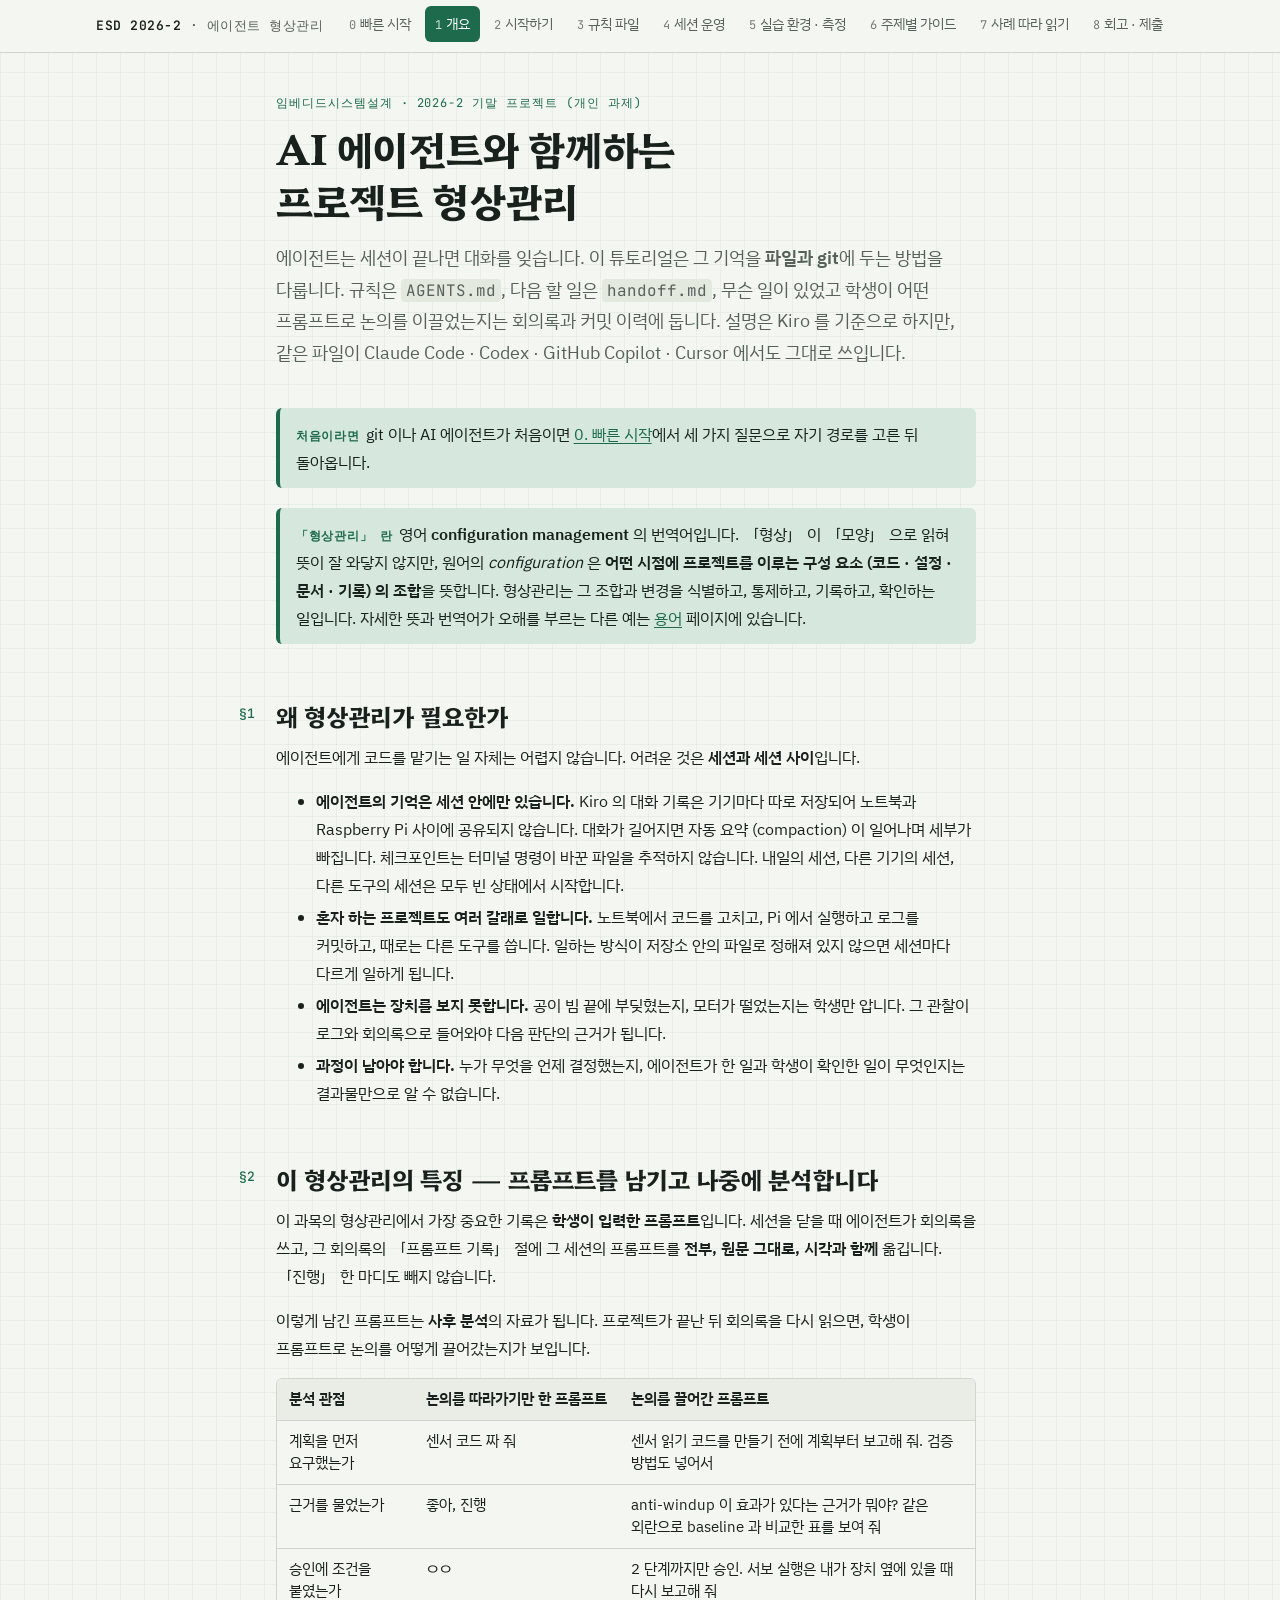
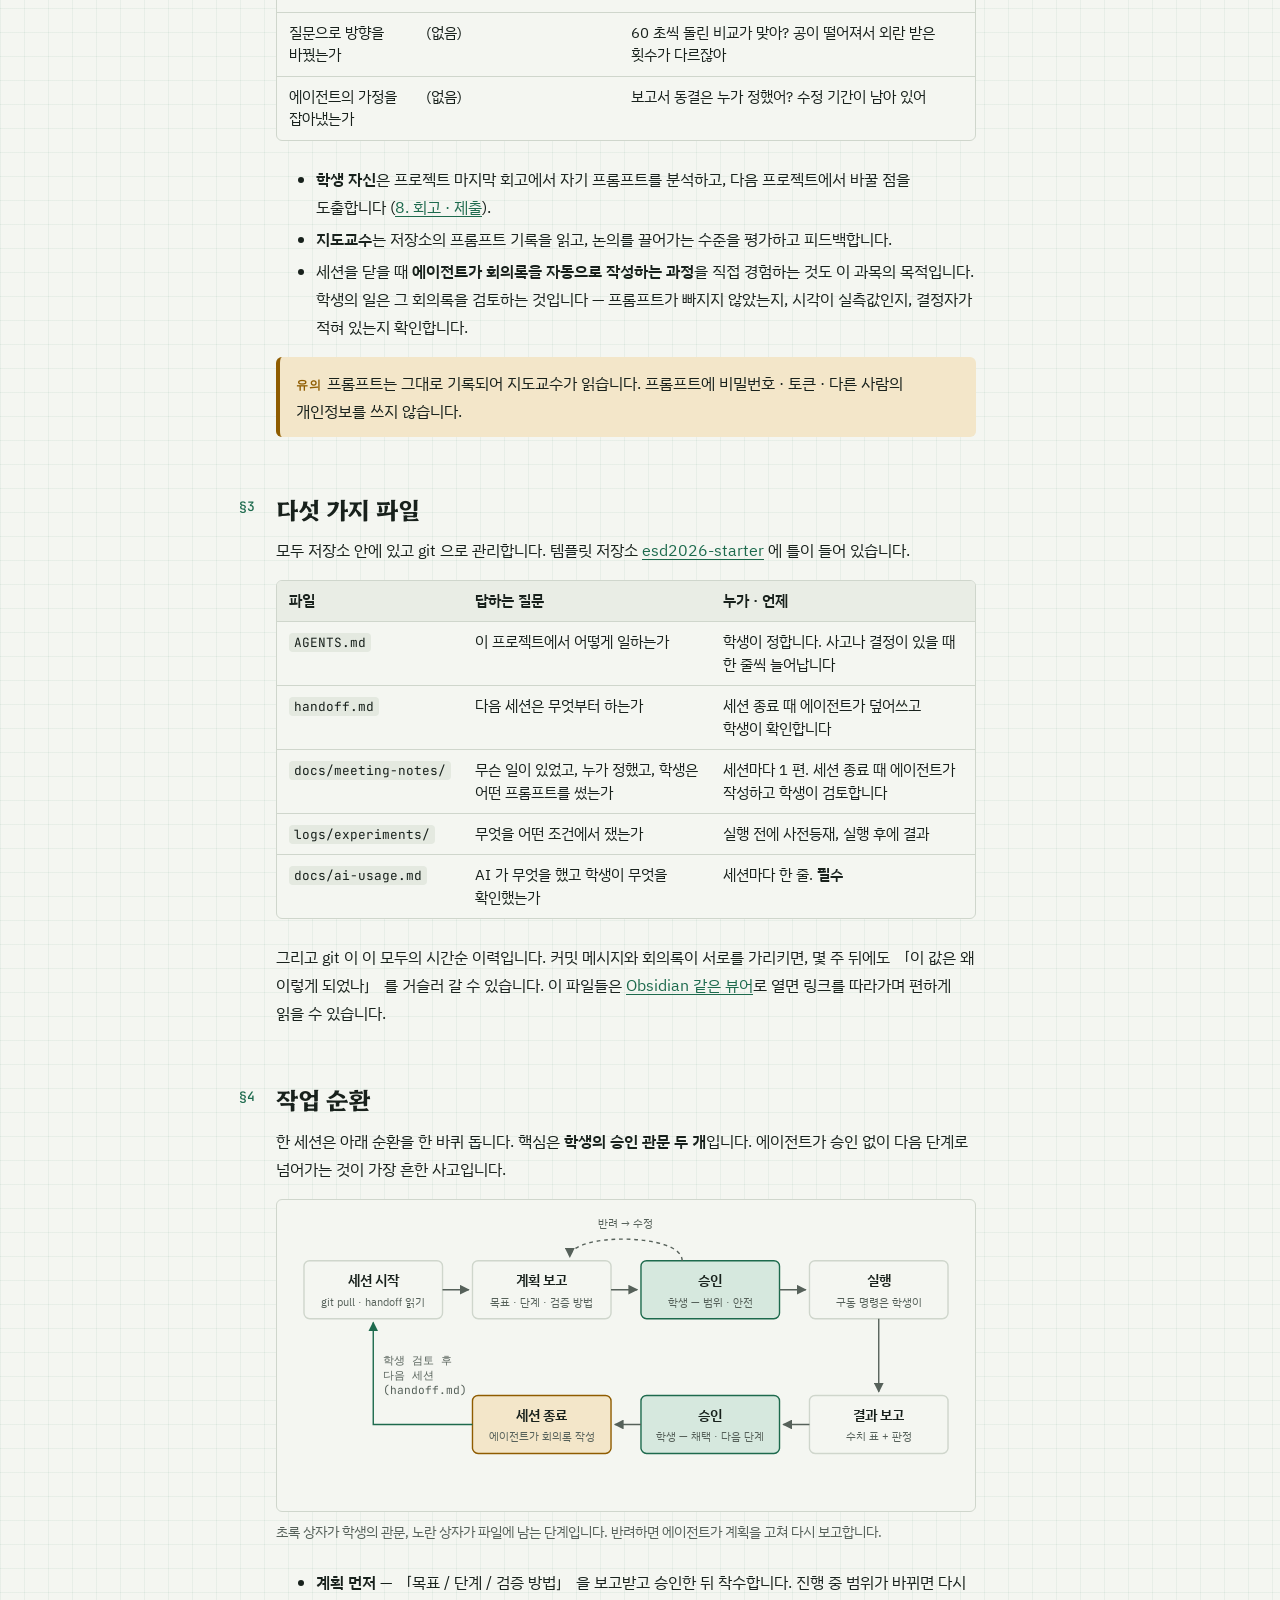
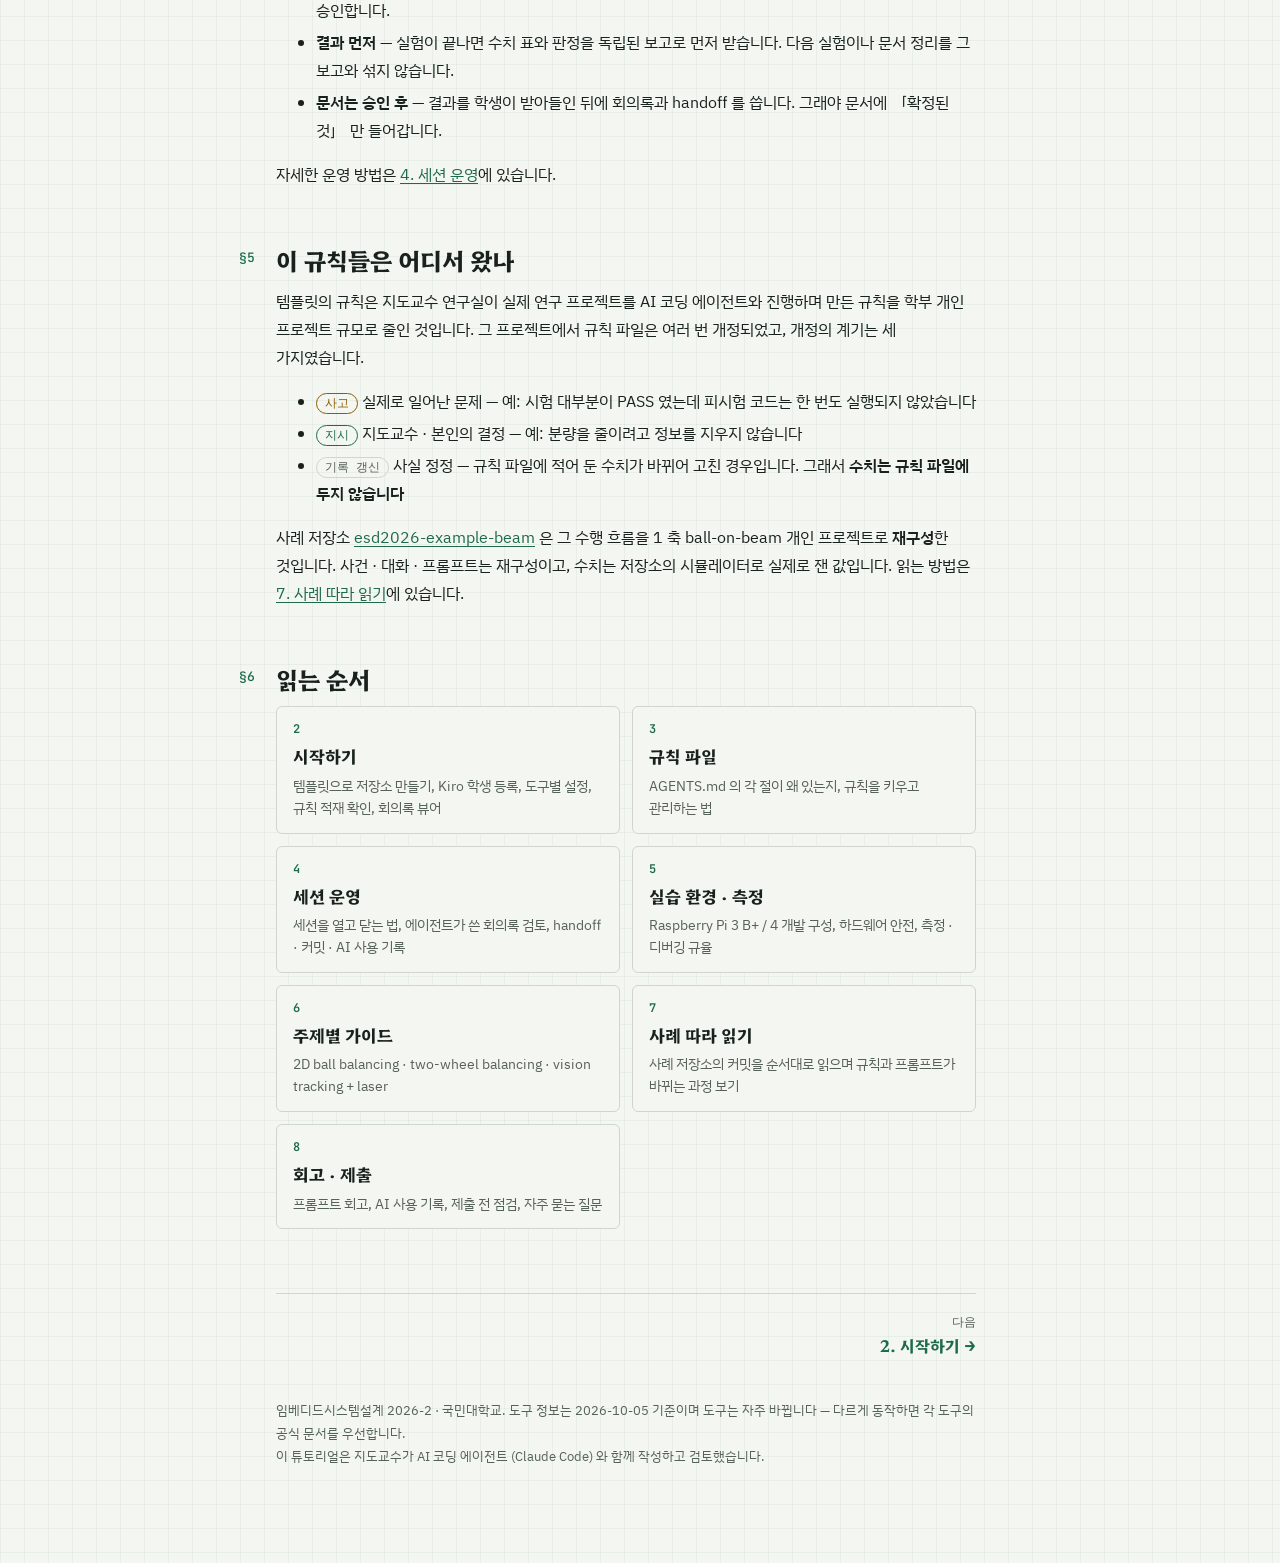
<file: index.html>
<!doctype html>
<html lang="ko">
<head>
<meta charset="utf-8">
<meta name="viewport" content="width=device-width, initial-scale=1, viewport-fit=cover">
<title>에이전트 형상관리 튜토리얼</title>
<meta name="description" content="임베디드시스템설계 2026-2 기말 프로젝트를 AI 코딩 에이전트와 진행할 때의 규칙 파일 · 인수인계 · 회의록 · 프롬프트 기록 방법">
<link rel="preconnect" href="https://fonts.googleapis.com">
<link rel="preconnect" href="https://fonts.gstatic.com" crossorigin>
<link rel="stylesheet" href="https://fonts.googleapis.com/css2?family=Hahmlet:wght@500;600;700&family=IBM+Plex+Sans+KR:wght@400;500;600&family=JetBrains+Mono:wght@400;500;600&display=swap">
<link rel="stylesheet" href="assets/style.css">
<script src="assets/site.js" defer></script>
</head>
<body>
<header class="topbar"><div class="topbar-inner">
  <a class="brand" href="index.html"><b>ESD 2026-2</b> · 에이전트 형상관리</a>
  <nav class="nav" aria-label="튜토리얼 페이지"><ol>
    <li><a href="start.html"><span class="n">0</span>빠른 시작</a></li>
    <li><a href="index.html" aria-current="page"><span class="n">1</span>개요</a></li>
    <li><a href="setup.html"><span class="n">2</span>시작하기</a></li>
    <li><a href="rules.html"><span class="n">3</span>규칙 파일</a></li>
    <li><a href="session.html"><span class="n">4</span>세션 운영</a></li>
    <li><a href="lab.html"><span class="n">5</span>실습 환경 · 측정</a></li>
    <li><a href="topics.html"><span class="n">6</span>주제별 가이드</a></li>
    <li><a href="case.html"><span class="n">7</span>사례 따라 읽기</a></li>
    <li><a href="submit.html"><span class="n">8</span>회고 · 제출</a></li>
    <li><a href="terms.html"><span class="n">∗</span>용어</a></li>
  </ol></nav>
</div></header>

<main class="page"><div class="col">

<header class="lead">
  <p class="eyebrow">임베디드시스템설계 · 2026-2 기말 프로젝트 (개인 과제)</p>
  <h1>AI 에이전트와 함께하는 프로젝트 형상관리</h1>
  <p class="lede">에이전트는 세션이 끝나면 대화를 잊습니다. 이 튜토리얼은 그 기억을 <strong>파일과 git</strong>에 두는 방법을 다룹니다.
  규칙은 <code>AGENTS.md</code>, 다음 할 일은 <code>handoff.md</code>, 무슨 일이 있었고 학생이 어떤 프롬프트로 논의를 이끌었는지는 회의록과 커밋 이력에 둡니다.
  설명은 Kiro 를 기준으로 하지만, 같은 파일이 Claude Code · Codex · GitHub Copilot · Cursor 에서도 그대로 쓰입니다.</p>
</header>

<div class="note"><p><span class="tag">처음이라면</span>git 이나 AI 에이전트가 처음이면 <a href="start.html">0. 빠른 시작</a>에서 세 가지 질문으로 자기 경로를 고른 뒤 돌아옵니다.</p></div>
<div class="note"><p><span class="tag">「형상관리」 란</span>영어 <strong>configuration management</strong> 의 번역어입니다. 「형상」 이 「모양」 으로 읽혀 뜻이 잘 와닿지 않지만,
원어의 <em>configuration</em> 은 <strong>어떤 시점에 프로젝트를 이루는 구성 요소 (코드 · 설정 · 문서 · 기록) 의 조합</strong>을 뜻합니다.
형상관리는 그 조합과 변경을 식별하고, 통제하고, 기록하고, 확인하는 일입니다. 자세한 뜻과 번역어가 오해를 부르는 다른 예는 <a href="terms.html">용어</a> 페이지에 있습니다.</p></div>

<h2 id="why"><span class="sec">§1</span>왜 형상관리가 필요한가</h2>
<p>에이전트에게 코드를 맡기는 일 자체는 어렵지 않습니다. 어려운 것은 <strong>세션과 세션 사이</strong>입니다.</p>
<ul>
  <li><strong>에이전트의 기억은 세션 안에만 있습니다.</strong> Kiro 의 대화 기록은 기기마다 따로 저장되어 노트북과 Raspberry Pi 사이에 공유되지 않습니다.
  대화가 길어지면 자동 요약 (compaction) 이 일어나며 세부가 빠집니다. 체크포인트는 터미널 명령이 바꾼 파일을 추적하지 않습니다.
  내일의 세션, 다른 기기의 세션, 다른 도구의 세션은 모두 빈 상태에서 시작합니다.</li>
  <li><strong>혼자 하는 프로젝트도 여러 갈래로 일합니다.</strong> 노트북에서 코드를 고치고, Pi 에서 실행하고 로그를 커밋하고, 때로는 다른 도구를 씁니다.
  일하는 방식이 저장소 안의 파일로 정해져 있지 않으면 세션마다 다르게 일하게 됩니다.</li>
  <li><strong>에이전트는 장치를 보지 못합니다.</strong> 공이 빔 끝에 부딪혔는지, 모터가 떨었는지는 학생만 압니다. 그 관찰이 로그와 회의록으로 들어와야 다음 판단의 근거가 됩니다.</li>
  <li><strong>과정이 남아야 합니다.</strong> 누가 무엇을 언제 결정했는지, 에이전트가 한 일과 학생이 확인한 일이 무엇인지는 결과물만으로 알 수 없습니다.</li>
</ul>

<h2 id="prompts"><span class="sec">§2</span>이 형상관리의 특징 — 프롬프트를 남기고 나중에 분석합니다</h2>
<p>이 과목의 형상관리에서 가장 중요한 기록은 <strong>학생이 입력한 프롬프트</strong>입니다. 세션을 닫을 때 에이전트가 회의록을 쓰고,
그 회의록의 「프롬프트 기록」 절에 그 세션의 프롬프트를 <strong>전부, 원문 그대로, 시각과 함께</strong> 옮깁니다. 「진행」 한 마디도 빼지 않습니다.</p>
<p>이렇게 남긴 프롬프트는 <strong>사후 분석</strong>의 자료가 됩니다. 프로젝트가 끝난 뒤 회의록을 다시 읽으면, 학생이 프롬프트로 논의를 어떻게 끌어갔는지가 보입니다.</p>
<div class="table-wrap"><table>
  <thead><tr><th>분석 관점</th><th>논의를 따라가기만 한 프롬프트</th><th>논의를 끌어간 프롬프트</th></tr></thead>
  <tbody>
    <tr><td>계획을 먼저 요구했는가</td><td>센서 코드 짜 줘</td><td>센서 읽기 코드를 만들기 전에 계획부터 보고해 줘. 검증 방법도 넣어서</td></tr>
    <tr><td>근거를 물었는가</td><td>좋아, 진행</td><td>anti-windup 이 효과가 있다는 근거가 뭐야? 같은 외란으로 baseline 과 비교한 표를 보여 줘</td></tr>
    <tr><td>승인에 조건을 붙였는가</td><td>ㅇㅇ</td><td>2 단계까지만 승인. 서보 실행은 내가 장치 옆에 있을 때 다시 보고해 줘</td></tr>
    <tr><td>질문으로 방향을 바꿨는가</td><td>(없음)</td><td>60 초씩 돌린 비교가 맞아? 공이 떨어져서 외란 받은 횟수가 다르잖아</td></tr>
    <tr><td>에이전트의 가정을 잡아냈는가</td><td>(없음)</td><td>보고서 동결은 누가 정했어? 수정 기간이 남아 있어</td></tr>
  </tbody>
</table></div>
<ul>
  <li><strong>학생 자신</strong>은 프로젝트 마지막 회고에서 자기 프롬프트를 분석하고, 다음 프로젝트에서 바꿀 점을 도출합니다 (<a href="submit.html#retro">8. 회고 · 제출</a>).</li>
  <li><strong>지도교수</strong>는 저장소의 프롬프트 기록을 읽고, 논의를 끌어가는 수준을 평가하고 피드백합니다.</li>
  <li>세션을 닫을 때 <strong>에이전트가 회의록을 자동으로 작성하는 과정</strong>을 직접 경험하는 것도 이 과목의 목적입니다. 학생의 일은 그 회의록을 검토하는 것입니다 — 프롬프트가 빠지지 않았는지, 시각이 실측값인지, 결정자가 적혀 있는지 확인합니다.</li>
</ul>
<div class="warn"><p><span class="tag">유의</span>프롬프트는 그대로 기록되어 지도교수가 읽습니다. 프롬프트에 비밀번호 · 토큰 · 다른 사람의 개인정보를 쓰지 않습니다.</p></div>

<h2 id="files"><span class="sec">§3</span>다섯 가지 파일</h2>
<p>모두 저장소 안에 있고 git 으로 관리합니다. 템플릿 저장소 <a href="https://github.com/yongsoojoo/esd2026-starter">esd2026-starter</a> 에 틀이 들어 있습니다.</p>
<div class="table-wrap"><table>
  <thead><tr><th>파일</th><th>답하는 질문</th><th>누가 · 언제</th></tr></thead>
  <tbody>
    <tr><td><code>AGENTS.md</code></td><td>이 프로젝트에서 어떻게 일하는가</td><td>학생이 정합니다. 사고나 결정이 있을 때 한 줄씩 늘어납니다</td></tr>
    <tr><td><code>handoff.md</code></td><td>다음 세션은 무엇부터 하는가</td><td>세션 종료 때 에이전트가 덮어쓰고 학생이 확인합니다</td></tr>
    <tr><td><code>docs/meeting-notes/</code></td><td>무슨 일이 있었고, 누가 정했고, 학생은 어떤 프롬프트를 썼는가</td><td>세션마다 1 편. 세션 종료 때 에이전트가 작성하고 학생이 검토합니다</td></tr>
    <tr><td><code>logs/experiments/</code></td><td>무엇을 어떤 조건에서 쟀는가</td><td>실행 전에 사전등재, 실행 후에 결과</td></tr>
    <tr><td><code>docs/ai-usage.md</code></td><td>AI 가 무엇을 했고 학생이 무엇을 확인했는가</td><td>세션마다 한 줄. <strong>필수</strong></td></tr>
  </tbody>
</table></div>
<p>그리고 git 이 이 모두의 시간순 이력입니다. 커밋 메시지와 회의록이 서로를 가리키면, 몇 주 뒤에도 「이 값은 왜 이렇게 되었나」 를 거슬러 갈 수 있습니다.
이 파일들은 <a href="setup.html#viewer">Obsidian 같은 뷰어</a>로 열면 링크를 따라가며 편하게 읽을 수 있습니다.</p>

<h2 id="cycle"><span class="sec">§4</span>작업 순환</h2>
<p>한 세션은 아래 순환을 한 바퀴 돕니다. 핵심은 <strong>학생의 승인 관문 두 개</strong>입니다. 에이전트가 승인 없이 다음 단계로 넘어가는 것이 가장 흔한 사고입니다.</p>
<figure>
  <div class="diagram">
    <svg viewBox="0 -28 720 298" width="720" role="img" aria-labelledby="cycle-title">
      <title id="cycle-title">세션 시작, 계획 보고, 학생 승인, 실행, 결과 보고, 학생 승인, 세션 종료를 거쳐 다음 세션으로 돌아가는 순환</title>
      <defs>
        <marker id="ah" viewBox="0 0 10 10" refX="9" refY="5" markerWidth="7" markerHeight="7" orient="auto-start-reverse"><path class="arrowhead" d="M0,0 L10,5 L0,10 z"/></marker>
        <marker id="ah-acc" viewBox="0 0 10 10" refX="9" refY="5" markerWidth="7" markerHeight="7" orient="auto-start-reverse"><path class="arrowhead accent" d="M0,0 L10,5 L0,10 z"/></marker>
      </defs>
      <rect class="box" x="16" y="24" width="148" height="62" rx="6"/>
      <text x="90" y="50" text-anchor="middle" font-size="15" font-weight="600">세션 시작</text>
      <text x="90" y="72" text-anchor="middle" font-size="12" class="muted">git pull · handoff 읽기</text>

      <rect class="box" x="196" y="24" width="148" height="62" rx="6"/>
      <text x="270" y="50" text-anchor="middle" font-size="15" font-weight="600">계획 보고</text>
      <text x="270" y="72" text-anchor="middle" font-size="12" class="muted">목표 · 단계 · 검증 방법</text>

      <rect class="box human" x="376" y="24" width="148" height="62" rx="6"/>
      <text x="450" y="50" text-anchor="middle" font-size="15" font-weight="600">승인</text>
      <text x="450" y="72" text-anchor="middle" font-size="12" class="muted">학생 — 범위 · 안전</text>

      <rect class="box" x="556" y="24" width="148" height="62" rx="6"/>
      <text x="630" y="50" text-anchor="middle" font-size="15" font-weight="600">실행</text>
      <text x="630" y="72" text-anchor="middle" font-size="12" class="muted">구동 명령은 학생이</text>

      <rect class="box" x="556" y="168" width="148" height="62" rx="6"/>
      <text x="630" y="194" text-anchor="middle" font-size="15" font-weight="600">결과 보고</text>
      <text x="630" y="216" text-anchor="middle" font-size="12" class="muted">수치 표 + 판정</text>

      <rect class="box human" x="376" y="168" width="148" height="62" rx="6"/>
      <text x="450" y="194" text-anchor="middle" font-size="15" font-weight="600">승인</text>
      <text x="450" y="216" text-anchor="middle" font-size="12" class="muted">학생 — 채택 · 다음 단계</text>

      <rect class="box file" x="196" y="168" width="148" height="62" rx="6"/>
      <text x="270" y="194" text-anchor="middle" font-size="15" font-weight="600">세션 종료</text>
      <text x="270" y="216" text-anchor="middle" font-size="12" class="muted">에이전트가 회의록 작성</text>

      <path class="edge" d="M164,55 H192" marker-end="url(#ah)"/>
      <path class="edge" d="M344,55 H372" marker-end="url(#ah)"/>
      <path class="edge" d="M524,55 H552" marker-end="url(#ah)"/>
      <path class="edge" d="M630,86 V164" marker-end="url(#ah)"/>
      <path class="edge" d="M556,199 H528" marker-end="url(#ah)"/>
      <path class="edge" d="M376,199 H348" marker-end="url(#ah)"/>
      <path class="edge accent" d="M196,199 H90 V90" marker-end="url(#ah-acc)"/>
      <text x="100" y="134" font-size="12" class="mono muted">학생 검토 후</text>
      <text x="100" y="150" font-size="12" class="mono muted">다음 세션</text>
      <text x="100" y="166" font-size="12" class="mono muted">(handoff.md)</text>
      <path class="edge" d="M420,24 C420,-6 300,-6 300,20" stroke-dasharray="4 4" marker-end="url(#ah)"/>
      <text x="360" y="-12" text-anchor="middle" font-size="12" class="muted">반려 → 수정</text>
    </svg>
  </div>
  <figcaption>초록 상자가 학생의 관문, 노란 상자가 파일에 남는 단계입니다. 반려하면 에이전트가 계획을 고쳐 다시 보고합니다.</figcaption>
</figure>
<ul>
  <li><strong>계획 먼저</strong> — 「목표 / 단계 / 검증 방법」 을 보고받고 승인한 뒤 착수합니다. 진행 중 범위가 바뀌면 다시 승인합니다.</li>
  <li><strong>결과 먼저</strong> — 실험이 끝나면 수치 표와 판정을 독립된 보고로 먼저 받습니다. 다음 실험이나 문서 정리를 그 보고와 섞지 않습니다.</li>
  <li><strong>문서는 승인 후</strong> — 결과를 학생이 받아들인 뒤에 회의록과 handoff 를 씁니다. 그래야 문서에 「확정된 것」 만 들어갑니다.</li>
</ul>
<p>자세한 운영 방법은 <a href="session.html">4. 세션 운영</a>에 있습니다.</p>

<h2 id="origin"><span class="sec">§5</span>이 규칙들은 어디서 왔나</h2>
<p>템플릿의 규칙은 지도교수 연구실이 실제 연구 프로젝트를 AI 코딩 에이전트와 진행하며 만든 규칙을 학부 개인 프로젝트 규모로 줄인 것입니다.
그 프로젝트에서 규칙 파일은 여러 번 개정되었고, 개정의 계기는 세 가지였습니다.</p>
<ul>
  <li><span class="chip incident">사고</span> 실제로 일어난 문제 — 예: 시험 대부분이 PASS 였는데 피시험 코드는 한 번도 실행되지 않았습니다</li>
  <li><span class="chip directive">지시</span> 지도교수 · 본인의 결정 — 예: 분량을 줄이려고 정보를 지우지 않습니다</li>
  <li><span class="chip">기록 갱신</span> 사실 정정 — 규칙 파일에 적어 둔 수치가 바뀌어 고친 경우입니다. 그래서 <strong>수치는 규칙 파일에 두지 않습니다</strong></li>
</ul>
<p>사례 저장소 <a href="https://github.com/yongsoojoo/esd2026-example-beam">esd2026-example-beam</a> 은 그 수행 흐름을 1 축 ball-on-beam 개인 프로젝트로 <strong>재구성</strong>한 것입니다.
사건 · 대화 · 프롬프트는 재구성이고, 수치는 저장소의 시뮬레이터로 실제로 잰 값입니다. 읽는 방법은 <a href="case.html">7. 사례 따라 읽기</a>에 있습니다.</p>

<h2 id="map"><span class="sec">§6</span>읽는 순서</h2>
<div class="cards">
  <a class="card" href="setup.html"><span class="n">2</span><b>시작하기</b><span>템플릿으로 저장소 만들기, Kiro 학생 등록, 도구별 설정, 규칙 적재 확인, 회의록 뷰어</span></a>
  <a class="card" href="rules.html"><span class="n">3</span><b>규칙 파일</b><span>AGENTS.md 의 각 절이 왜 있는지, 규칙을 키우고 관리하는 법</span></a>
  <a class="card" href="session.html"><span class="n">4</span><b>세션 운영</b><span>세션을 열고 닫는 법, 에이전트가 쓴 회의록 검토, handoff · 커밋 · AI 사용 기록</span></a>
  <a class="card" href="lab.html"><span class="n">5</span><b>실습 환경 · 측정</b><span>Raspberry Pi 3 B+ / 4 개발 구성, 하드웨어 안전, 측정 · 디버깅 규율</span></a>
  <a class="card" href="topics.html"><span class="n">6</span><b>주제별 가이드</b><span>2D ball balancing · two-wheel balancing · vision tracking + laser</span></a>
  <a class="card" href="case.html"><span class="n">7</span><b>사례 따라 읽기</b><span>사례 저장소의 커밋을 순서대로 읽으며 규칙과 프롬프트가 바뀌는 과정 보기</span></a>
  <a class="card" href="submit.html"><span class="n">8</span><b>회고 · 제출</b><span>프롬프트 회고, AI 사용 기록, 제출 전 점검, 자주 묻는 질문</span></a>
</div>

<div class="pager">
  <a class="next" href="setup.html"><span>다음</span><b>2. 시작하기 →</b></a>
</div>

<footer class="site">
  <p>임베디드시스템설계 2026-2 · 국민대학교. 도구 정보는 2026-10-05 기준이며 도구는 자주 바뀝니다 — 다르게 동작하면 각 도구의 공식 문서를 우선합니다.<br>
  이 튜토리얼은 지도교수가 AI 코딩 에이전트 (Claude Code) 와 함께 작성하고 검토했습니다.</p>
</footer>

</div></main>
</body>
</html>
</file>
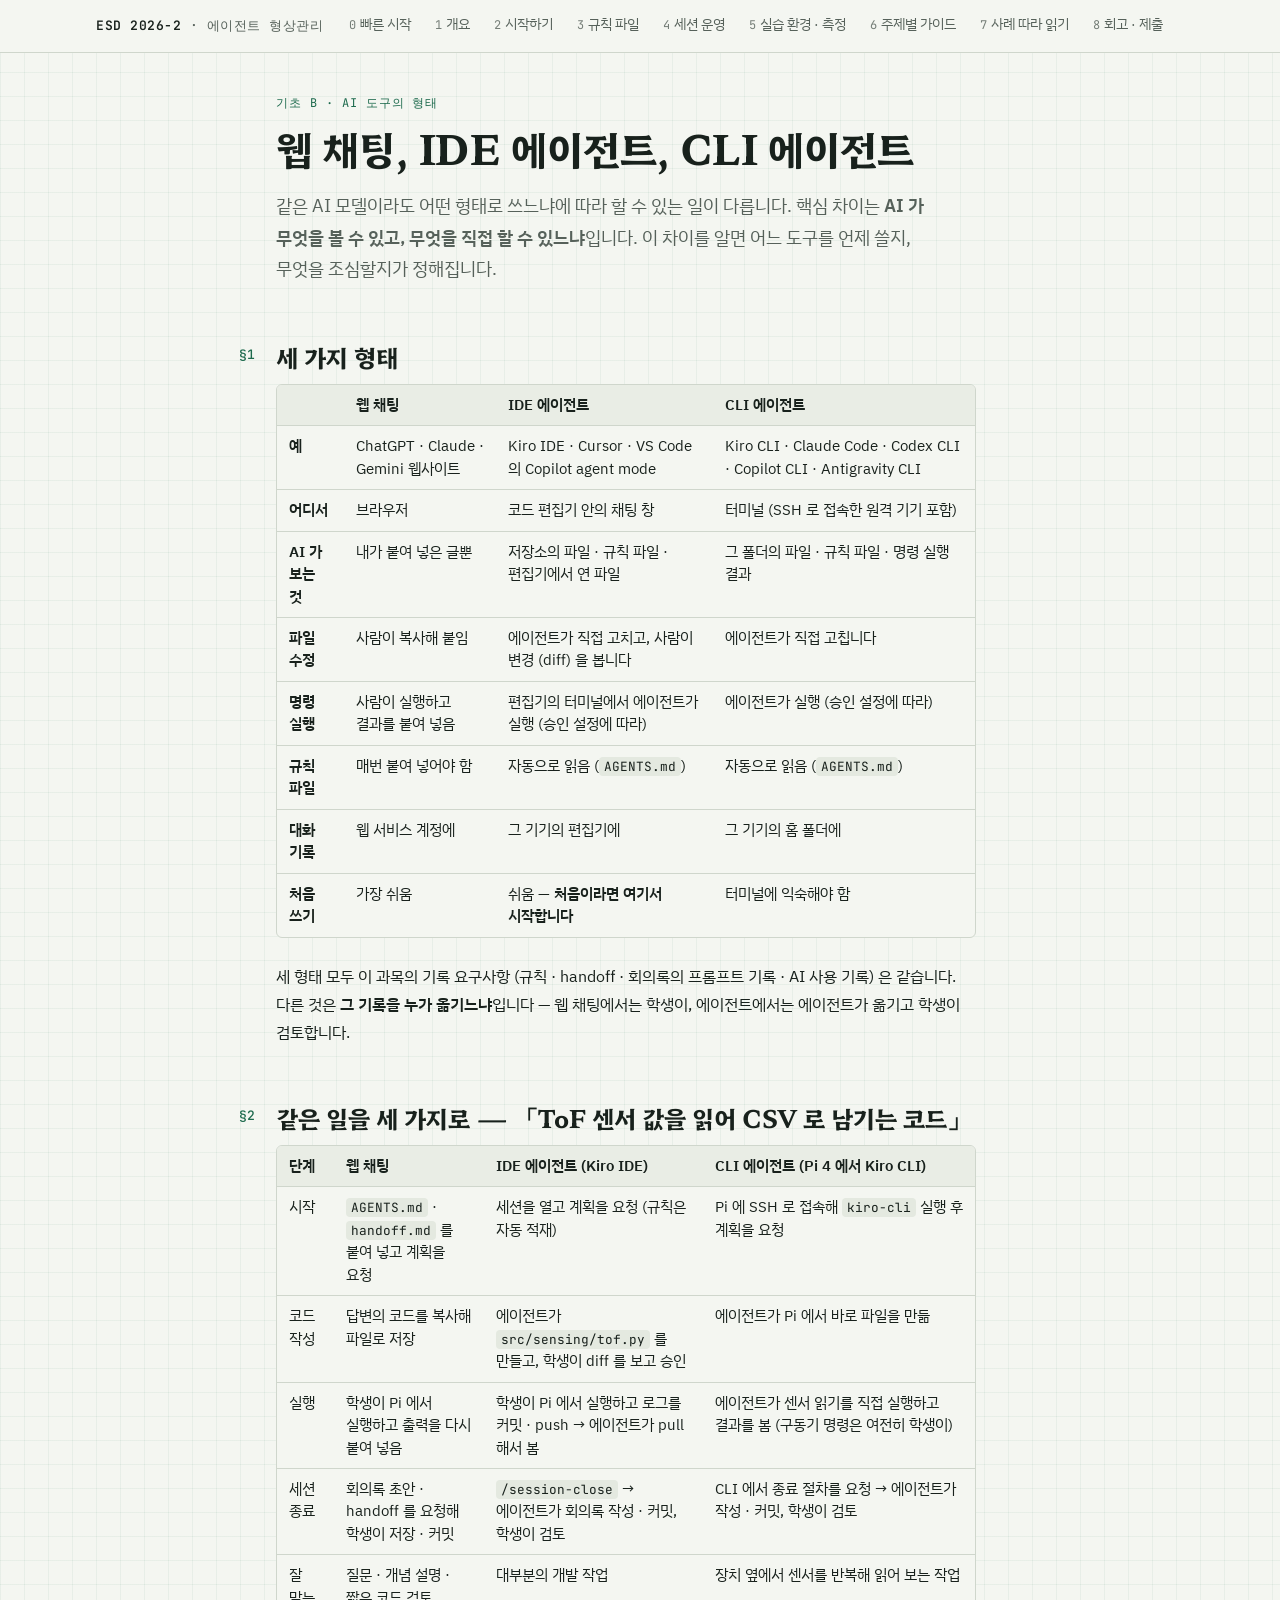
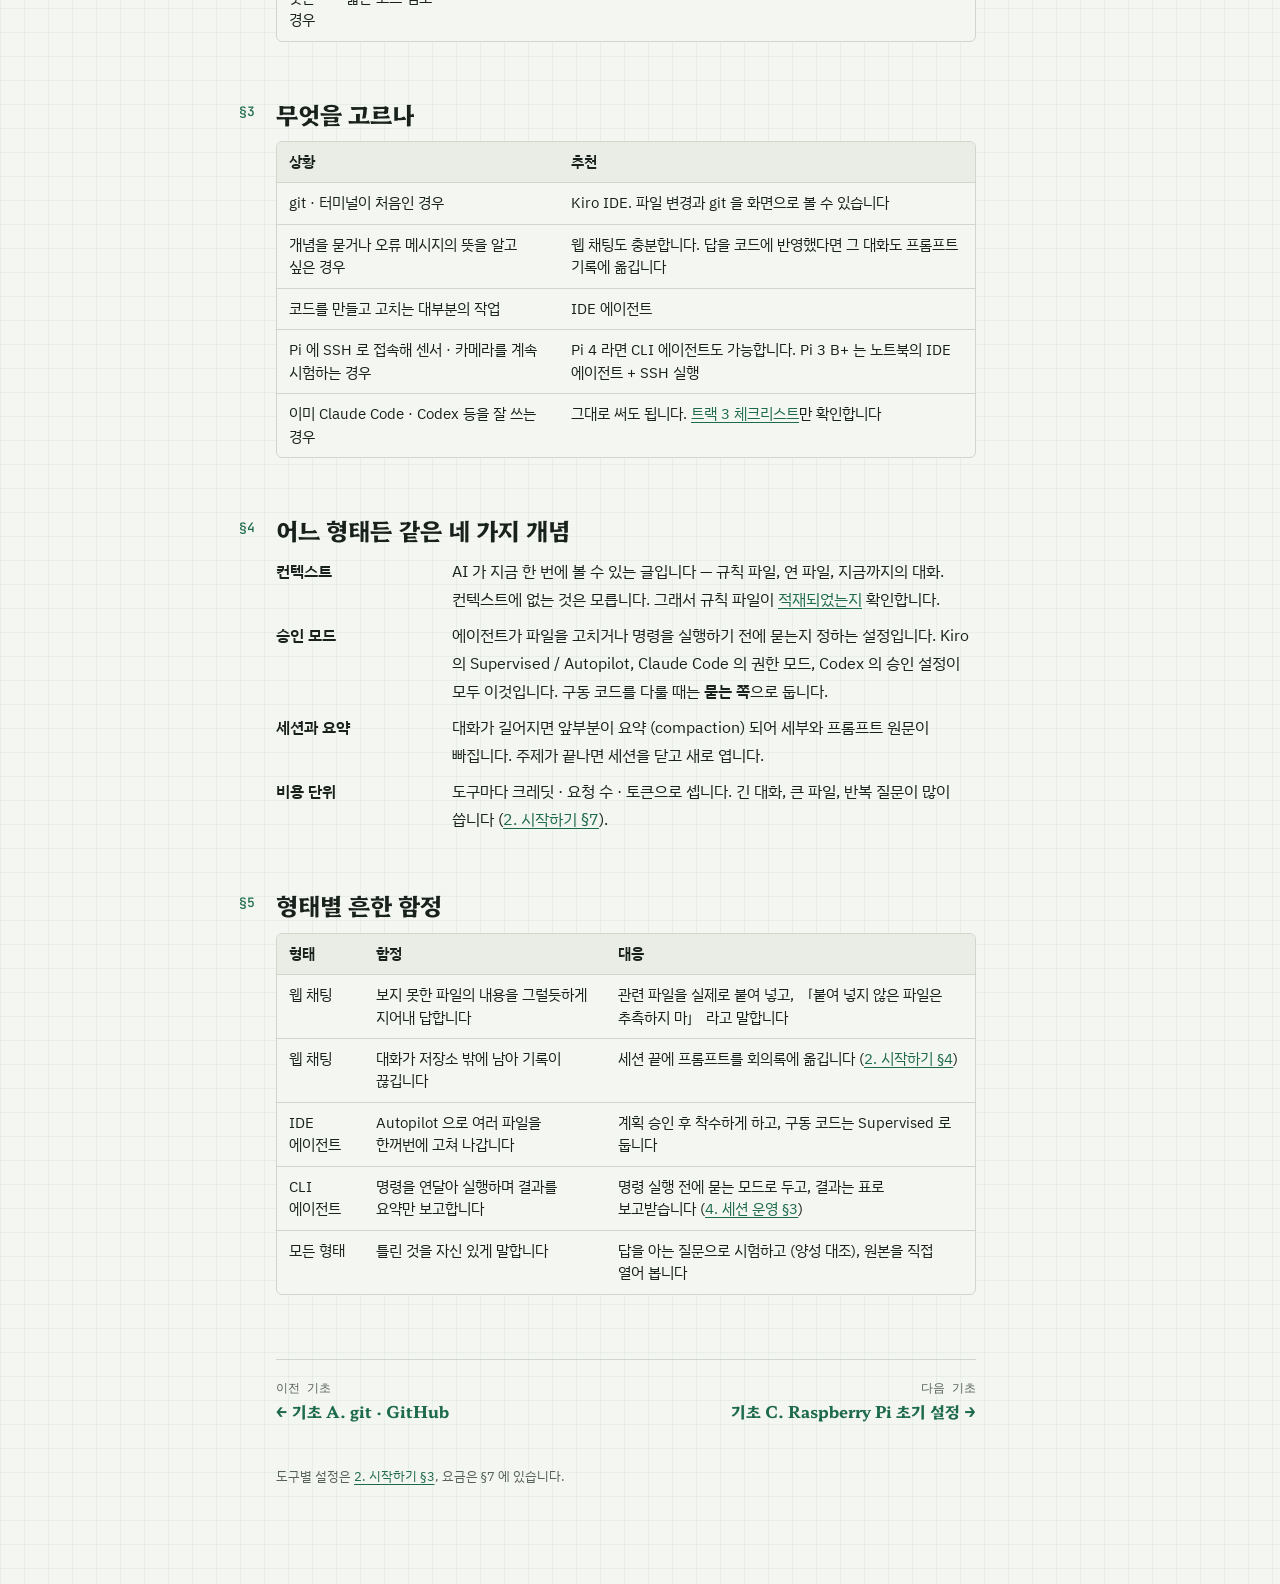
<file: ai-tools.html>
<!doctype html>
<html lang="ko">
<head>
<meta charset="utf-8">
<meta name="viewport" content="width=device-width, initial-scale=1, viewport-fit=cover">
<title>AI 도구의 세 가지 형태 · 에이전트 형상관리</title>
<meta name="description" content="웹 채팅 · IDE 에이전트 · CLI 에이전트의 차이, 같은 작업의 흐름 비교, 상황별 선택, 공통 개념과 흔한 함정">
<link rel="preconnect" href="https://fonts.googleapis.com">
<link rel="preconnect" href="https://fonts.gstatic.com" crossorigin>
<link rel="stylesheet" href="https://fonts.googleapis.com/css2?family=Hahmlet:wght@500;600;700&family=IBM+Plex+Sans+KR:wght@400;500;600&family=JetBrains+Mono:wght@400;500;600&display=swap">
<link rel="stylesheet" href="assets/style.css">
<script src="assets/site.js" defer></script>
</head>
<body>
<header class="topbar"><div class="topbar-inner">
  <a class="brand" href="index.html"><b>ESD 2026-2</b> · 에이전트 형상관리</a>
  <nav class="nav" aria-label="튜토리얼 페이지"><ol>
    <li><a href="start.html"><span class="n">0</span>빠른 시작</a></li>
    <li><a href="index.html"><span class="n">1</span>개요</a></li>
    <li><a href="setup.html"><span class="n">2</span>시작하기</a></li>
    <li><a href="rules.html"><span class="n">3</span>규칙 파일</a></li>
    <li><a href="session.html"><span class="n">4</span>세션 운영</a></li>
    <li><a href="lab.html"><span class="n">5</span>실습 환경 · 측정</a></li>
    <li><a href="topics.html"><span class="n">6</span>주제별 가이드</a></li>
    <li><a href="case.html"><span class="n">7</span>사례 따라 읽기</a></li>
    <li><a href="submit.html"><span class="n">8</span>회고 · 제출</a></li>
    <li><a href="terms.html"><span class="n">∗</span>용어</a></li>
  </ol></nav>
</div></header>

<main class="page"><div class="col">

<header class="lead">
  <p class="eyebrow">기초 B · AI 도구의 형태</p>
  <h1>웹 채팅, IDE 에이전트, CLI 에이전트</h1>
  <p class="lede">같은 AI 모델이라도 어떤 형태로 쓰느냐에 따라 할 수 있는 일이 다릅니다. 핵심 차이는 <strong>AI 가 무엇을 볼 수 있고, 무엇을 직접 할 수 있느냐</strong>입니다.
  이 차이를 알면 어느 도구를 언제 쓸지, 무엇을 조심할지가 정해집니다.</p>
</header>

<h2 id="three"><span class="sec">§1</span>세 가지 형태</h2>
<div class="table-wrap"><table>
  <thead><tr><th></th><th>웹 채팅</th><th>IDE 에이전트</th><th>CLI 에이전트</th></tr></thead>
  <tbody>
    <tr><td><strong>예</strong></td><td>ChatGPT · Claude · Gemini 웹사이트</td><td>Kiro IDE · Cursor · VS Code 의 Copilot agent mode</td><td>Kiro CLI · Claude Code · Codex CLI · Copilot CLI · Antigravity CLI</td></tr>
    <tr><td><strong>어디서</strong></td><td>브라우저</td><td>코드 편집기 안의 채팅 창</td><td>터미널 (SSH 로 접속한 원격 기기 포함)</td></tr>
    <tr><td><strong>AI 가 보는 것</strong></td><td>내가 붙여 넣은 글뿐</td><td>저장소의 파일 · 규칙 파일 · 편집기에서 연 파일</td><td>그 폴더의 파일 · 규칙 파일 · 명령 실행 결과</td></tr>
    <tr><td><strong>파일 수정</strong></td><td>사람이 복사해 붙임</td><td>에이전트가 직접 고치고, 사람이 변경 (diff) 을 봅니다</td><td>에이전트가 직접 고칩니다</td></tr>
    <tr><td><strong>명령 실행</strong></td><td>사람이 실행하고 결과를 붙여 넣음</td><td>편집기의 터미널에서 에이전트가 실행 (승인 설정에 따라)</td><td>에이전트가 실행 (승인 설정에 따라)</td></tr>
    <tr><td><strong>규칙 파일</strong></td><td>매번 붙여 넣어야 함</td><td>자동으로 읽음 (<code>AGENTS.md</code>)</td><td>자동으로 읽음 (<code>AGENTS.md</code>)</td></tr>
    <tr><td><strong>대화 기록</strong></td><td>웹 서비스 계정에</td><td>그 기기의 편집기에</td><td>그 기기의 홈 폴더에</td></tr>
    <tr><td><strong>처음 쓰기</strong></td><td>가장 쉬움</td><td>쉬움 — <strong>처음이라면 여기서 시작합니다</strong></td><td>터미널에 익숙해야 함</td></tr>
  </tbody>
</table></div>
<p>세 형태 모두 이 과목의 기록 요구사항 (규칙 · handoff · 회의록의 프롬프트 기록 · AI 사용 기록) 은 같습니다. 다른 것은 <strong>그 기록을 누가 옮기느냐</strong>입니다 — 웹 채팅에서는 학생이, 에이전트에서는 에이전트가 옮기고 학생이 검토합니다.</p>

<h2 id="same-task"><span class="sec">§2</span>같은 일을 세 가지로 — 「ToF 센서 값을 읽어 CSV 로 남기는 코드」</h2>
<div class="table-wrap"><table>
  <thead><tr><th>단계</th><th>웹 채팅</th><th>IDE 에이전트 (Kiro IDE)</th><th>CLI 에이전트 (Pi 4 에서 Kiro CLI)</th></tr></thead>
  <tbody>
    <tr><td>시작</td><td><code>AGENTS.md</code> · <code>handoff.md</code> 를 붙여 넣고 계획을 요청</td><td>세션을 열고 계획을 요청 (규칙은 자동 적재)</td><td>Pi 에 SSH 로 접속해 <code>kiro-cli</code> 실행 후 계획을 요청</td></tr>
    <tr><td>코드 작성</td><td>답변의 코드를 복사해 파일로 저장</td><td>에이전트가 <code>src/sensing/tof.py</code> 를 만들고, 학생이 diff 를 보고 승인</td><td>에이전트가 Pi 에서 바로 파일을 만듦</td></tr>
    <tr><td>실행</td><td>학생이 Pi 에서 실행하고 출력을 다시 붙여 넣음</td><td>학생이 Pi 에서 실행하고 로그를 커밋 · push → 에이전트가 pull 해서 봄</td><td>에이전트가 센서 읽기를 직접 실행하고 결과를 봄 (구동기 명령은 여전히 학생이)</td></tr>
    <tr><td>세션 종료</td><td>회의록 초안 · handoff 를 요청해 학생이 저장 · 커밋</td><td><code>/session-close</code> → 에이전트가 회의록 작성 · 커밋, 학생이 검토</td><td>CLI 에서 종료 절차를 요청 → 에이전트가 작성 · 커밋, 학생이 검토</td></tr>
    <tr><td>잘 맞는 경우</td><td>질문 · 개념 설명 · 짧은 코드 검토</td><td>대부분의 개발 작업</td><td>장치 옆에서 센서를 반복해 읽어 보는 작업</td></tr>
  </tbody>
</table></div>

<h2 id="choose"><span class="sec">§3</span>무엇을 고르나</h2>
<div class="table-wrap"><table>
  <thead><tr><th>상황</th><th>추천</th></tr></thead>
  <tbody>
    <tr><td>git · 터미널이 처음인 경우</td><td>Kiro IDE. 파일 변경과 git 을 화면으로 볼 수 있습니다</td></tr>
    <tr><td>개념을 묻거나 오류 메시지의 뜻을 알고 싶은 경우</td><td>웹 채팅도 충분합니다. 답을 코드에 반영했다면 그 대화도 프롬프트 기록에 옮깁니다</td></tr>
    <tr><td>코드를 만들고 고치는 대부분의 작업</td><td>IDE 에이전트</td></tr>
    <tr><td>Pi 에 SSH 로 접속해 센서 · 카메라를 계속 시험하는 경우</td><td>Pi 4 라면 CLI 에이전트도 가능합니다. Pi 3 B+ 는 노트북의 IDE 에이전트 + SSH 실행</td></tr>
    <tr><td>이미 Claude Code · Codex 등을 잘 쓰는 경우</td><td>그대로 써도 됩니다. <a href="start.html#track3">트랙 3 체크리스트</a>만 확인합니다</td></tr>
  </tbody>
</table></div>

<h2 id="concepts"><span class="sec">§4</span>어느 형태든 같은 네 가지 개념</h2>
<dl class="kv">
  <dt>컨텍스트</dt><dd>AI 가 지금 한 번에 볼 수 있는 글입니다 — 규칙 파일, 연 파일, 지금까지의 대화. 컨텍스트에 없는 것은 모릅니다. 그래서 규칙 파일이 <a href="setup.html#verify">적재되었는지</a> 확인합니다.</dd>
  <dt>승인 모드</dt><dd>에이전트가 파일을 고치거나 명령을 실행하기 전에 묻는지 정하는 설정입니다. Kiro 의 Supervised / Autopilot, Claude Code 의 권한 모드, Codex 의 승인 설정이 모두 이것입니다. 구동 코드를 다룰 때는 <strong>묻는 쪽</strong>으로 둡니다.</dd>
  <dt>세션과 요약</dt><dd>대화가 길어지면 앞부분이 요약 (compaction) 되어 세부와 프롬프트 원문이 빠집니다. 주제가 끝나면 세션을 닫고 새로 엽니다.</dd>
  <dt>비용 단위</dt><dd>도구마다 크레딧 · 요청 수 · 토큰으로 셉니다. 긴 대화, 큰 파일, 반복 질문이 많이 씁니다 (<a href="setup.html#pricing">2. 시작하기 §7</a>).</dd>
</dl>

<h2 id="pitfalls"><span class="sec">§5</span>형태별 흔한 함정</h2>
<div class="table-wrap"><table>
  <thead><tr><th>형태</th><th>함정</th><th>대응</th></tr></thead>
  <tbody>
    <tr><td>웹 채팅</td><td>보지 못한 파일의 내용을 그럴듯하게 지어내 답합니다</td><td>관련 파일을 실제로 붙여 넣고, 「붙여 넣지 않은 파일은 추측하지 마」 라고 말합니다</td></tr>
    <tr><td>웹 채팅</td><td>대화가 저장소 밖에 남아 기록이 끊깁니다</td><td>세션 끝에 프롬프트를 회의록에 옮깁니다 (<a href="setup.html#webchat">2. 시작하기 §4</a>)</td></tr>
    <tr><td>IDE 에이전트</td><td>Autopilot 으로 여러 파일을 한꺼번에 고쳐 나갑니다</td><td>계획 승인 후 착수하게 하고, 구동 코드는 Supervised 로 둡니다</td></tr>
    <tr><td>CLI 에이전트</td><td>명령을 연달아 실행하며 결과를 요약만 보고합니다</td><td>명령 실행 전에 묻는 모드로 두고, 결과는 표로 보고받습니다 (<a href="session.html#report">4. 세션 운영 §3</a>)</td></tr>
    <tr><td>모든 형태</td><td>틀린 것을 자신 있게 말합니다</td><td>답을 아는 질문으로 시험하고 (양성 대조), 원본을 직접 열어 봅니다</td></tr>
  </tbody>
</table></div>

<div class="pager">
  <a href="git.html"><span>이전 기초</span><b>← 기초 A. git · GitHub</b></a>
  <a class="next" href="pi-setup.html"><span>다음 기초</span><b>기초 C. Raspberry Pi 초기 설정 →</b></a>
</div>

<footer class="site"><p>도구별 설정은 <a href="setup.html#others">2. 시작하기 §3</a>, 요금은 §7 에 있습니다.</p></footer>

</div></main>
</body>
</html>
</file>
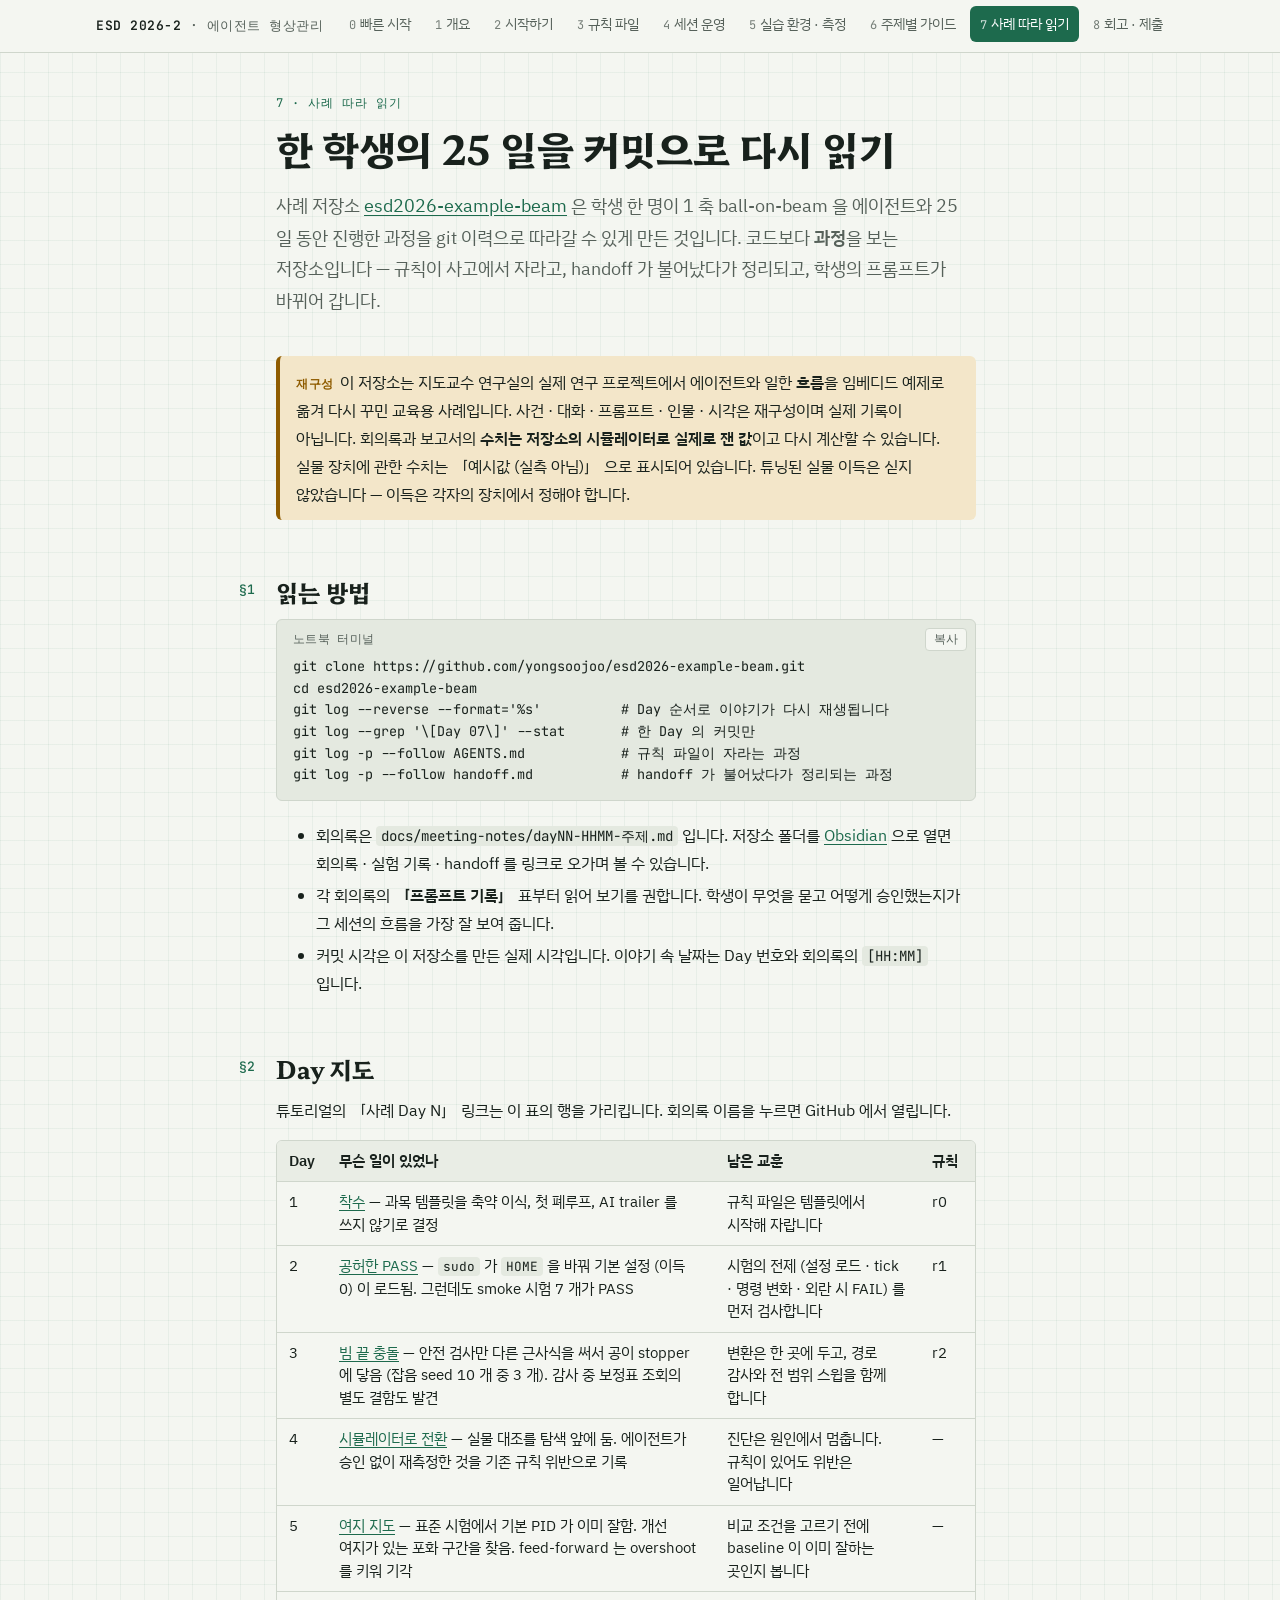
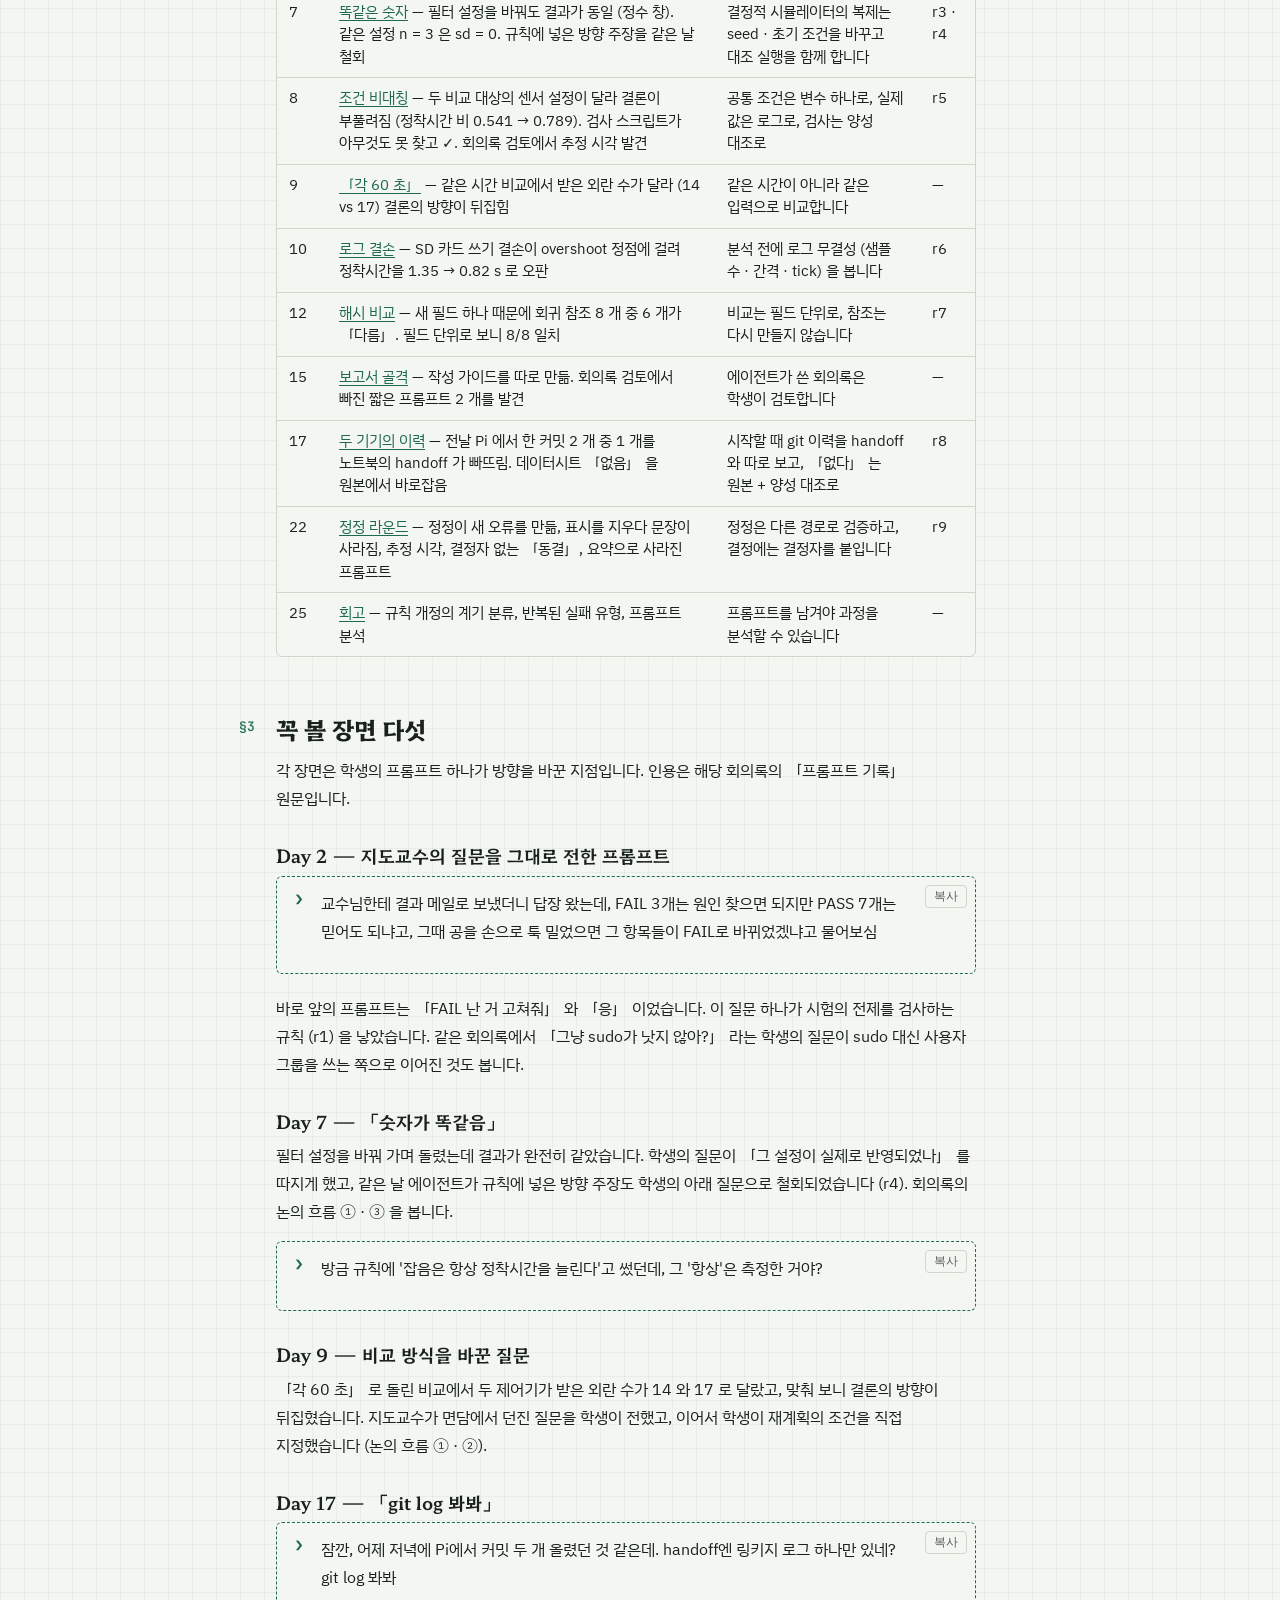
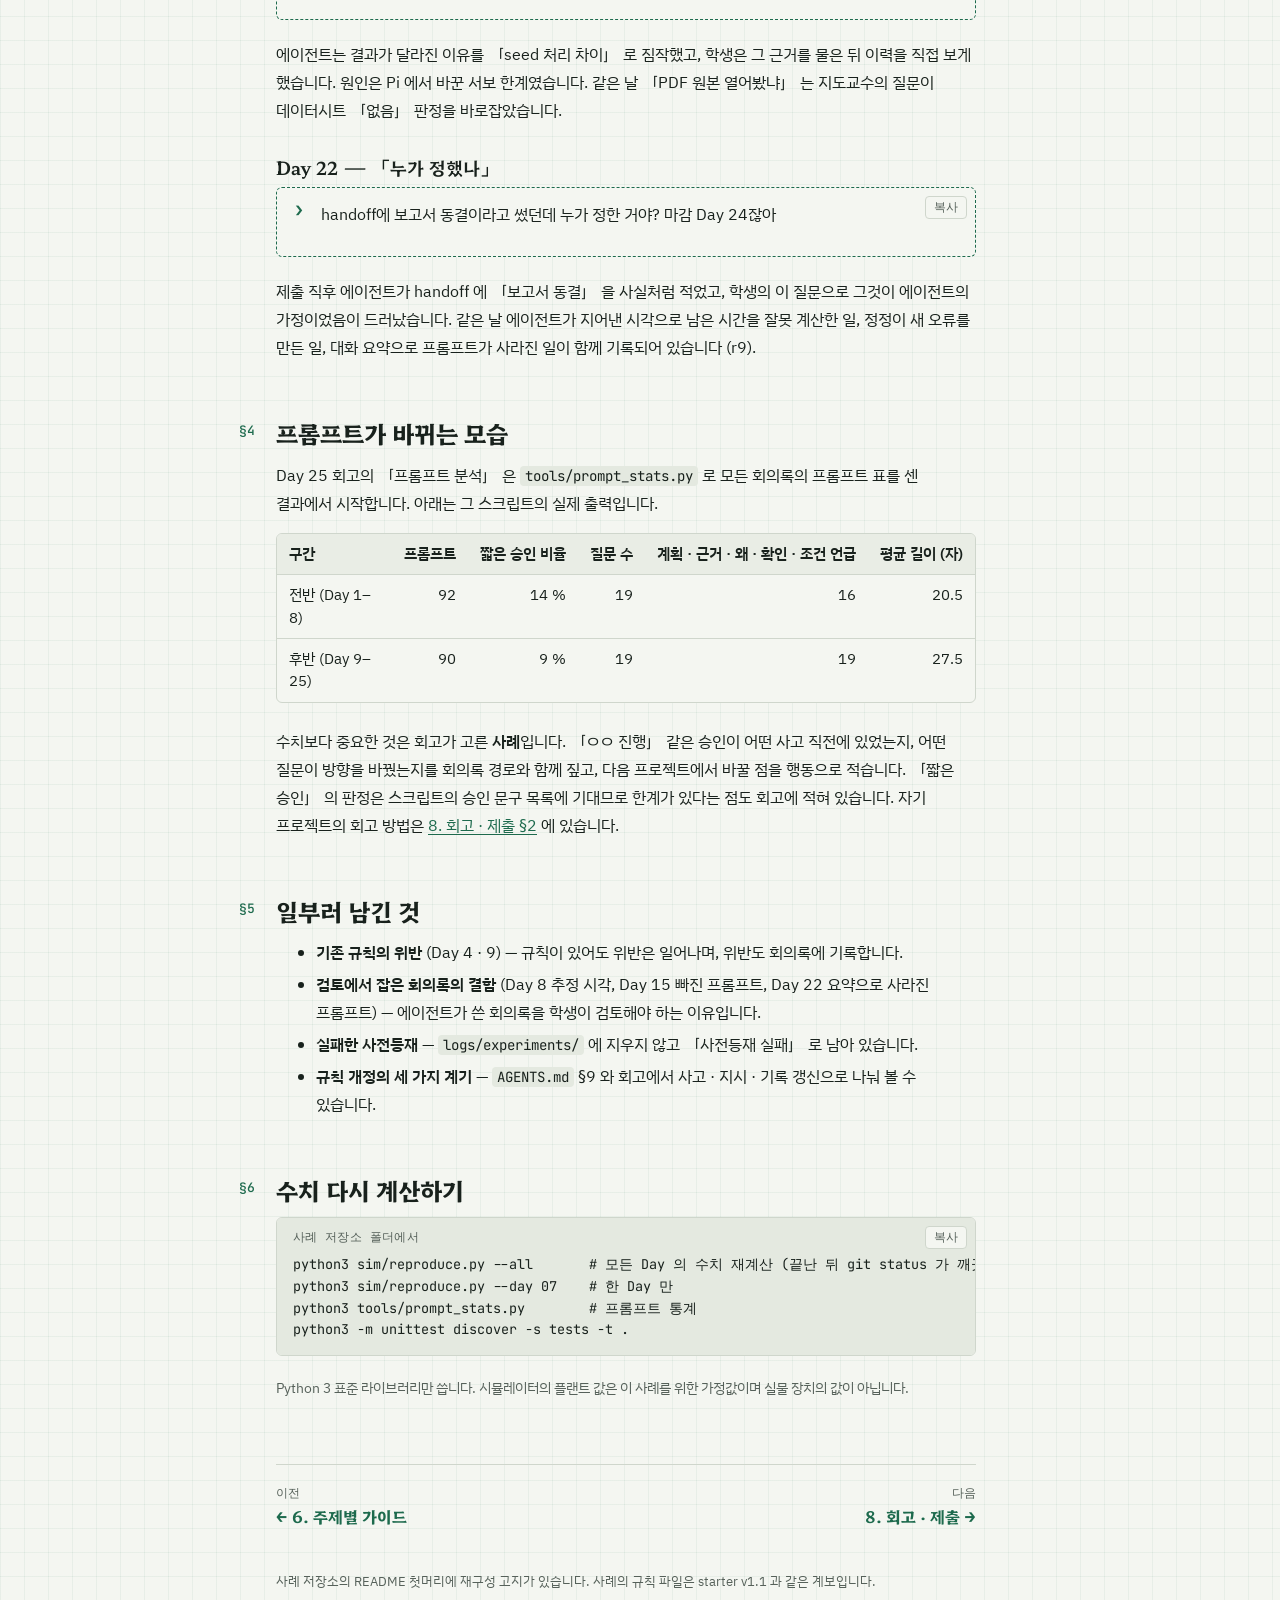
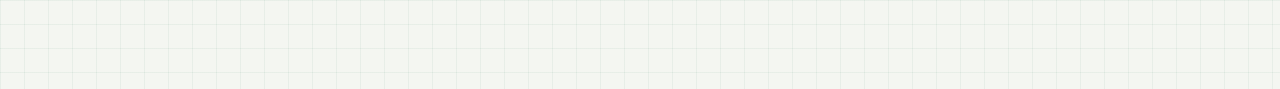
<file: case.html>
<!doctype html>
<html lang="ko">
<head>
<meta charset="utf-8">
<meta name="viewport" content="width=device-width, initial-scale=1, viewport-fit=cover">
<title>사례 따라 읽기 · 에이전트 형상관리</title>
<meta name="description" content="1 축 ball-on-beam 재구성 사례 저장소를 Day 순서로 읽으며 규칙 · handoff · 프롬프트가 바뀌는 과정 보기">
<link rel="preconnect" href="https://fonts.googleapis.com">
<link rel="preconnect" href="https://fonts.gstatic.com" crossorigin>
<link rel="stylesheet" href="https://fonts.googleapis.com/css2?family=Hahmlet:wght@500;600;700&family=IBM+Plex+Sans+KR:wght@400;500;600&family=JetBrains+Mono:wght@400;500;600&display=swap">
<link rel="stylesheet" href="assets/style.css">
<script src="assets/site.js" defer></script>
</head>
<body>
<header class="topbar"><div class="topbar-inner">
  <a class="brand" href="index.html"><b>ESD 2026-2</b> · 에이전트 형상관리</a>
  <nav class="nav" aria-label="튜토리얼 페이지"><ol>
    <li><a href="start.html"><span class="n">0</span>빠른 시작</a></li>
    <li><a href="index.html"><span class="n">1</span>개요</a></li>
    <li><a href="setup.html"><span class="n">2</span>시작하기</a></li>
    <li><a href="rules.html"><span class="n">3</span>규칙 파일</a></li>
    <li><a href="session.html"><span class="n">4</span>세션 운영</a></li>
    <li><a href="lab.html"><span class="n">5</span>실습 환경 · 측정</a></li>
    <li><a href="topics.html"><span class="n">6</span>주제별 가이드</a></li>
    <li><a href="case.html" aria-current="page"><span class="n">7</span>사례 따라 읽기</a></li>
    <li><a href="submit.html"><span class="n">8</span>회고 · 제출</a></li>
    <li><a href="terms.html"><span class="n">∗</span>용어</a></li>
  </ol></nav>
</div></header>

<main class="page"><div class="col">

<header class="lead">
  <p class="eyebrow">7 · 사례 따라 읽기</p>
  <h1>한 학생의 25 일을 커밋으로 다시 읽기</h1>
  <p class="lede">사례 저장소 <a href="https://github.com/yongsoojoo/esd2026-example-beam">esd2026-example-beam</a> 은 학생 한 명이 1 축 ball-on-beam 을 에이전트와 25 일 동안 진행한 과정을
  git 이력으로 따라갈 수 있게 만든 것입니다. 코드보다 <strong>과정</strong>을 보는 저장소입니다 — 규칙이 사고에서 자라고, handoff 가 불어났다가 정리되고, 학생의 프롬프트가 바뀌어 갑니다.</p>
</header>

<div class="warn"><p><span class="tag">재구성</span>이 저장소는 지도교수 연구실의 실제 연구 프로젝트에서 에이전트와 일한 <strong>흐름</strong>을 임베디드 예제로 옮겨 다시 꾸민 교육용 사례입니다.
사건 · 대화 · 프롬프트 · 인물 · 시각은 재구성이며 실제 기록이 아닙니다. 회의록과 보고서의 <strong>수치는 저장소의 시뮬레이터로 실제로 잰 값</strong>이고 다시 계산할 수 있습니다.
실물 장치에 관한 수치는 「예시값 (실측 아님)」 으로 표시되어 있습니다. 튜닝된 실물 이득은 싣지 않았습니다 — 이득은 각자의 장치에서 정해야 합니다.</p></div>

<h2 id="how"><span class="sec">§1</span>읽는 방법</h2>
<pre data-file="노트북 터미널"><code>git clone https://github.com/yongsoojoo/esd2026-example-beam.git
cd esd2026-example-beam
git log --reverse --format='%s'          # Day 순서로 이야기가 다시 재생됩니다
git log --grep '\[Day 07\]' --stat       # 한 Day 의 커밋만
git log -p --follow AGENTS.md            # 규칙 파일이 자라는 과정
git log -p --follow handoff.md           # handoff 가 불어났다가 정리되는 과정</code></pre>
<ul>
  <li>회의록은 <code>docs/meeting-notes/dayNN-HHMM-주제.md</code> 입니다. 저장소 폴더를 <a href="setup.html#viewer">Obsidian</a> 으로 열면 회의록 · 실험 기록 · handoff 를 링크로 오가며 볼 수 있습니다.</li>
  <li>각 회의록의 <strong>「프롬프트 기록」</strong> 표부터 읽어 보기를 권합니다. 학생이 무엇을 묻고 어떻게 승인했는지가 그 세션의 흐름을 가장 잘 보여 줍니다.</li>
  <li>커밋 시각은 이 저장소를 만든 실제 시각입니다. 이야기 속 날짜는 Day 번호와 회의록의 <code>[HH:MM]</code> 입니다.</li>
</ul>

<h2 id="map"><span class="sec">§2</span>Day 지도</h2>
<p>튜토리얼의 「사례 Day N」 링크는 이 표의 행을 가리킵니다. 회의록 이름을 누르면 GitHub 에서 열립니다.</p>
<div class="table-wrap"><table>
  <thead><tr><th>Day</th><th>무슨 일이 있었나</th><th>남은 교훈</th><th>규칙</th></tr></thead>
  <tbody>
    <tr id="day01"><td>1</td><td><a href="https://github.com/yongsoojoo/esd2026-example-beam/blob/main/docs/meeting-notes/day01-1400-kickoff.md">착수</a> — 과목 템플릿을 축약 이식, 첫 폐루프, AI trailer 를 쓰지 않기로 결정</td><td>규칙 파일은 템플릿에서 시작해 자랍니다</td><td>r0</td></tr>
    <tr id="day02"><td>2</td><td><a href="https://github.com/yongsoojoo/esd2026-example-beam/blob/main/docs/meeting-notes/day02-1530-smoke-vacuous-pass.md">공허한 PASS</a> — <code>sudo</code> 가 <code>HOME</code> 을 바꿔 기본 설정 (이득 0) 이 로드됨. 그런데도 smoke 시험 7 개가 PASS</td><td>시험의 전제 (설정 로드 · tick · 명령 변화 · 외란 시 FAIL) 를 먼저 검사합니다</td><td>r1</td></tr>
    <tr id="day03"><td>3</td><td><a href="https://github.com/yongsoojoo/esd2026-example-beam/blob/main/docs/meeting-notes/day03-1610-end-stop-collision.md">빔 끝 충돌</a> — 안전 검사만 다른 근사식을 써서 공이 stopper 에 닿음 (잡음 seed 10 개 중 3 개). 감사 중 보정표 조회의 별도 결함도 발견</td><td>변환은 한 곳에 두고, 경로 감사와 전 범위 스윕을 함께 합니다</td><td>r2</td></tr>
    <tr id="day04"><td>4</td><td><a href="https://github.com/yongsoojoo/esd2026-example-beam/blob/main/docs/meeting-notes/day04-1430-sim-pivot.md">시뮬레이터로 전환</a> — 실물 대조를 탐색 앞에 둠. 에이전트가 승인 없이 재측정한 것을 기존 규칙 위반으로 기록</td><td>진단은 원인에서 멈춥니다. 규칙이 있어도 위반은 일어납니다</td><td>—</td></tr>
    <tr id="day05"><td>5</td><td><a href="https://github.com/yongsoojoo/esd2026-example-beam/blob/main/docs/meeting-notes/day05-1500-anchor-room-map.md">여지 지도</a> — 표준 시험에서 기본 PID 가 이미 잘함. 개선 여지가 있는 포화 구간을 찾음. feed-forward 는 overshoot 를 키워 기각</td><td>비교 조건을 고르기 전에 baseline 이 이미 잘하는 곳인지 봅니다</td><td>—</td></tr>
    <tr id="day07"><td>7</td><td><a href="https://github.com/yongsoojoo/esd2026-example-beam/blob/main/docs/meeting-notes/day07-1400-filter-sweep-replication.md">똑같은 숫자</a> — 필터 설정을 바꿔도 결과가 동일 (정수 창). 같은 설정 n = 3 은 sd = 0. 규칙에 넣은 방향 주장을 같은 날 철회</td><td>결정적 시뮬레이터의 복제는 seed · 초기 조건을 바꾸고 대조 실행을 함께 합니다</td><td>r3 · r4</td></tr>
    <tr id="day08"><td>8</td><td><a href="https://github.com/yongsoojoo/esd2026-example-beam/blob/main/docs/meeting-notes/day08-1530-arm-asymmetry.md">조건 비대칭</a> — 두 비교 대상의 센서 설정이 달라 결론이 부풀려짐 (정착시간 비 0.541 → 0.789). 검사 스크립트가 아무것도 못 찾고 ✓. 회의록 검토에서 추정 시각 발견</td><td>공통 조건은 변수 하나로, 실제 값은 로그로, 검사는 양성 대조로</td><td>r5</td></tr>
    <tr id="day09"><td>9</td><td><a href="https://github.com/yongsoojoo/esd2026-example-beam/blob/main/docs/meeting-notes/day09-1600-matched-disturbance.md">「각 60 초」</a> — 같은 시간 비교에서 받은 외란 수가 달라 (14 vs 17) 결론의 방향이 뒤집힘</td><td>같은 시간이 아니라 같은 입력으로 비교합니다</td><td>—</td></tr>
    <tr id="day10"><td>10</td><td><a href="https://github.com/yongsoojoo/esd2026-example-beam/blob/main/docs/meeting-notes/day10-1500-log-gap.md">로그 결손</a> — SD 카드 쓰기 결손이 overshoot 정점에 걸려 정착시간을 1.35 → 0.82 s 로 오판</td><td>분석 전에 로그 무결성 (샘플 수 · 간격 · tick) 을 봅니다</td><td>r6</td></tr>
    <tr id="day12"><td>12</td><td><a href="https://github.com/yongsoojoo/esd2026-example-beam/blob/main/docs/meeting-notes/day12-1430-field-level-regression.md">해시 비교</a> — 새 필드 하나 때문에 회귀 참조 8 개 중 6 개가 「다름」. 필드 단위로 보니 8/8 일치</td><td>비교는 필드 단위로, 참조는 다시 만들지 않습니다</td><td>r7</td></tr>
    <tr id="day15"><td>15</td><td><a href="https://github.com/yongsoojoo/esd2026-example-beam/blob/main/docs/meeting-notes/day15-1400-report-skeleton.md">보고서 골격</a> — 작성 가이드를 따로 만듦. 회의록 검토에서 빠진 짧은 프롬프트 2 개를 발견</td><td>에이전트가 쓴 회의록은 학생이 검토합니다</td><td>—</td></tr>
    <tr id="day17"><td>17</td><td><a href="https://github.com/yongsoojoo/esd2026-example-beam/blob/main/docs/meeting-notes/day17-1500-cross-review.md">두 기기의 이력</a> — 전날 Pi 에서 한 커밋 2 개 중 1 개를 노트북의 handoff 가 빠뜨림. 데이터시트 「없음」 을 원본에서 바로잡음</td><td>시작할 때 git 이력을 handoff 와 따로 보고, 「없다」 는 원본 + 양성 대조로</td><td>r8</td></tr>
    <tr id="day22"><td>22</td><td><a href="https://github.com/yongsoojoo/esd2026-example-beam/blob/main/docs/meeting-notes/day22-1300-correction-round.md">정정 라운드</a> — 정정이 새 오류를 만듦, 표시를 지우다 문장이 사라짐, 추정 시각, 결정자 없는 「동결」, 요약으로 사라진 프롬프트</td><td>정정은 다른 경로로 검증하고, 결정에는 결정자를 붙입니다</td><td>r9</td></tr>
    <tr id="day25"><td>25</td><td><a href="https://github.com/yongsoojoo/esd2026-example-beam/blob/main/docs/meeting-notes/day25-1500-retrospective.md">회고</a> — 규칙 개정의 계기 분류, 반복된 실패 유형, 프롬프트 분석</td><td>프롬프트를 남겨야 과정을 분석할 수 있습니다</td><td>—</td></tr>
  </tbody>
</table></div>

<h2 id="scenes"><span class="sec">§3</span>꼭 볼 장면 다섯</h2>
<p>각 장면은 학생의 프롬프트 하나가 방향을 바꾼 지점입니다. 인용은 해당 회의록의 「프롬프트 기록」 원문입니다.</p>

<h3>Day 2 — 지도교수의 질문을 그대로 전한 프롬프트</h3>
<div class="prompt"><p>교수님한테 결과 메일로 보냈더니 답장 왔는데, FAIL 3개는 원인 찾으면 되지만 PASS 7개는 믿어도 되냐고, 그때 공을 손으로 툭 밀었으면 그 항목들이 FAIL로 바뀌었겠냐고 물어보심</p></div>
<p>바로 앞의 프롬프트는 「FAIL 난 거 고쳐줘」 와 「응」 이었습니다. 이 질문 하나가 시험의 전제를 검사하는 규칙 (r1) 을 낳았습니다. 같은 회의록에서 「그냥 sudo가 낫지 않아?」 라는 학생의 질문이 sudo 대신 사용자 그룹을 쓰는 쪽으로 이어진 것도 봅니다.</p>

<h3>Day 7 — 「숫자가 똑같음」</h3>
<p>필터 설정을 바꿔 가며 돌렸는데 결과가 완전히 같았습니다. 학생의 질문이 「그 설정이 실제로 반영되었나」 를 따지게 했고, 같은 날 에이전트가 규칙에 넣은 방향 주장도 학생의 아래 질문으로 철회되었습니다 (r4). 회의록의 논의 흐름 ① · ③ 을 봅니다.</p>
<div class="prompt"><p>방금 규칙에 '잡음은 항상 정착시간을 늘린다'고 썼던데, 그 '항상'은 측정한 거야?</p></div>

<h3>Day 9 — 비교 방식을 바꾼 질문</h3>
<p>「각 60 초」 로 돌린 비교에서 두 제어기가 받은 외란 수가 14 와 17 로 달랐고, 맞춰 보니 결론의 방향이 뒤집혔습니다. 지도교수가 면담에서 던진 질문을 학생이 전했고, 이어서 학생이 재계획의 조건을 직접 지정했습니다 (논의 흐름 ① · ②).</p>

<h3>Day 17 — 「git log 봐봐」</h3>
<div class="prompt"><p>잠깐, 어제 저녁에 Pi에서 커밋 두 개 올렸던 것 같은데. handoff엔 링키지 로그 하나만 있네? git log 봐봐</p></div>
<p>에이전트는 결과가 달라진 이유를 「seed 처리 차이」 로 짐작했고, 학생은 그 근거를 물은 뒤 이력을 직접 보게 했습니다. 원인은 Pi 에서 바꾼 서보 한계였습니다. 같은 날 「PDF 원본 열어봤냐」 는 지도교수의 질문이 데이터시트 「없음」 판정을 바로잡았습니다.</p>

<h3>Day 22 — 「누가 정했나」</h3>
<div class="prompt"><p>handoff에 보고서 동결이라고 썼던데 누가 정한 거야? 마감 Day 24잖아</p></div>
<p>제출 직후 에이전트가 handoff 에 「보고서 동결」 을 사실처럼 적었고, 학생의 이 질문으로 그것이 에이전트의 가정이었음이 드러났습니다. 같은 날 에이전트가 지어낸 시각으로 남은 시간을 잘못 계산한 일, 정정이 새 오류를 만든 일, 대화 요약으로 프롬프트가 사라진 일이 함께 기록되어 있습니다 (r9).</p>

<h2 id="prompts"><span class="sec">§4</span>프롬프트가 바뀌는 모습</h2>
<p>Day 25 회고의 「프롬프트 분석」 은 <code>tools/prompt_stats.py</code> 로 모든 회의록의 프롬프트 표를 센 결과에서 시작합니다. 아래는 그 스크립트의 실제 출력입니다.</p>
<div class="table-wrap"><table>
  <thead><tr><th>구간</th><th class="num">프롬프트</th><th class="num">짧은 승인 비율</th><th class="num">질문 수</th><th class="num">계획 · 근거 · 왜 · 확인 · 조건 언급</th><th class="num">평균 길이 (자)</th></tr></thead>
  <tbody>
    <tr><td>전반 (Day 1–8)</td><td class="num">92</td><td class="num">14 %</td><td class="num">19</td><td class="num">16</td><td class="num">20.5</td></tr>
    <tr><td>후반 (Day 9–25)</td><td class="num">90</td><td class="num">9 %</td><td class="num">19</td><td class="num">19</td><td class="num">27.5</td></tr>
  </tbody>
</table></div>
<p>수치보다 중요한 것은 회고가 고른 <strong>사례</strong>입니다. 「ㅇㅇ 진행」 같은 승인이 어떤 사고 직전에 있었는지, 어떤 질문이 방향을 바꿨는지를 회의록 경로와 함께 짚고, 다음 프로젝트에서 바꿀 점을 행동으로 적습니다.
「짧은 승인」 의 판정은 스크립트의 승인 문구 목록에 기대므로 한계가 있다는 점도 회고에 적혀 있습니다. 자기 프로젝트의 회고 방법은 <a href="submit.html#retro">8. 회고 · 제출 §2</a> 에 있습니다.</p>

<h2 id="kept"><span class="sec">§5</span>일부러 남긴 것</h2>
<ul>
  <li><strong>기존 규칙의 위반</strong> (Day 4 · 9) — 규칙이 있어도 위반은 일어나며, 위반도 회의록에 기록합니다.</li>
  <li><strong>검토에서 잡은 회의록의 결함</strong> (Day 8 추정 시각, Day 15 빠진 프롬프트, Day 22 요약으로 사라진 프롬프트) — 에이전트가 쓴 회의록을 학생이 검토해야 하는 이유입니다.</li>
  <li><strong>실패한 사전등재</strong> — <code>logs/experiments/</code> 에 지우지 않고 「사전등재 실패」 로 남아 있습니다.</li>
  <li><strong>규칙 개정의 세 가지 계기</strong> — <code>AGENTS.md</code> §9 와 회고에서 사고 · 지시 · 기록 갱신으로 나눠 볼 수 있습니다.</li>
</ul>

<h2 id="reproduce"><span class="sec">§6</span>수치 다시 계산하기</h2>
<pre data-file="사례 저장소 폴더에서"><code>python3 sim/reproduce.py --all       # 모든 Day 의 수치 재계산 (끝난 뒤 git status 가 깨끗하면 재현된 것)
python3 sim/reproduce.py --day 07    # 한 Day 만
python3 tools/prompt_stats.py        # 프롬프트 통계
python3 -m unittest discover -s tests -t .</code></pre>
<p class="small">Python 3 표준 라이브러리만 씁니다. 시뮬레이터의 플랜트 값은 이 사례를 위한 가정값이며 실물 장치의 값이 아닙니다.</p>

<div class="pager">
  <a href="topics.html"><span>이전</span><b>← 6. 주제별 가이드</b></a>
  <a class="next" href="submit.html"><span>다음</span><b>8. 회고 · 제출 →</b></a>
</div>

<footer class="site"><p>사례 저장소의 README 첫머리에 재구성 고지가 있습니다. 사례의 규칙 파일은 starter v1.1 과 같은 계보입니다.</p></footer>

</div></main>
</body>
</html>
</file>
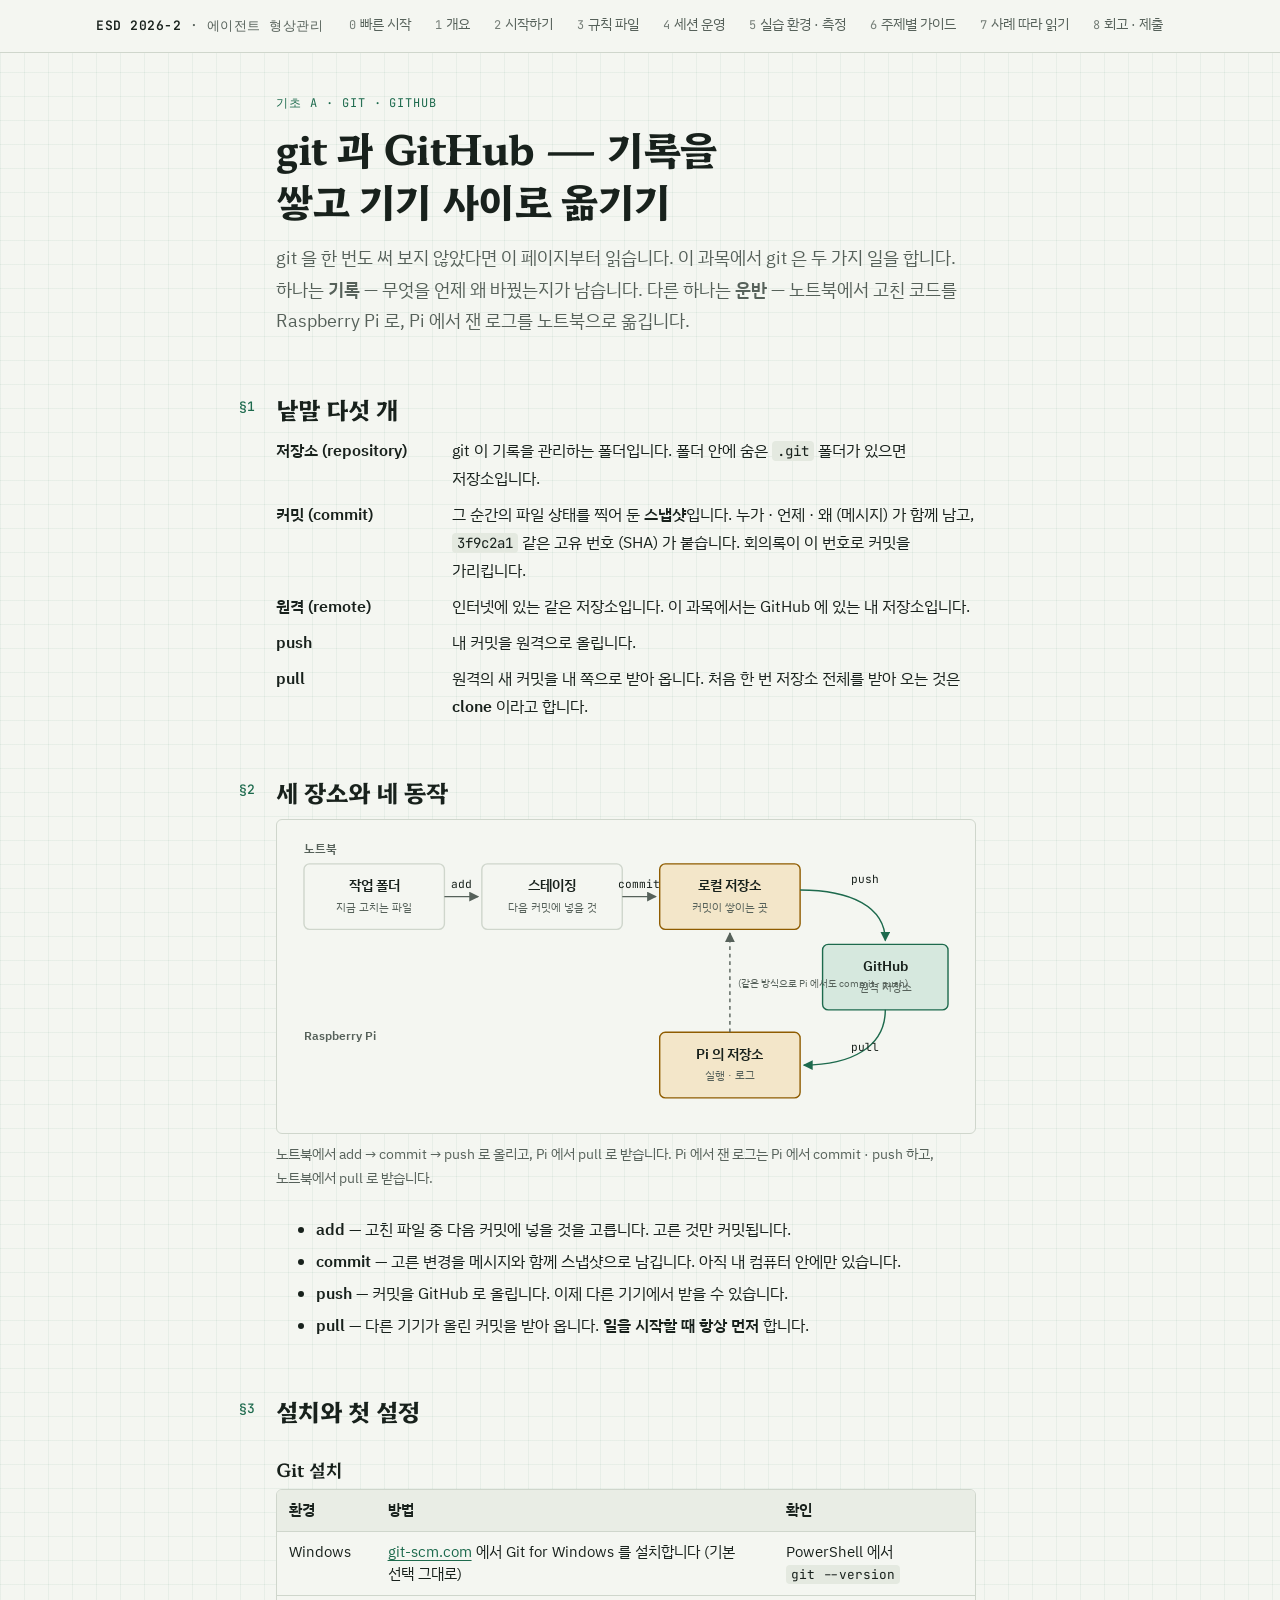
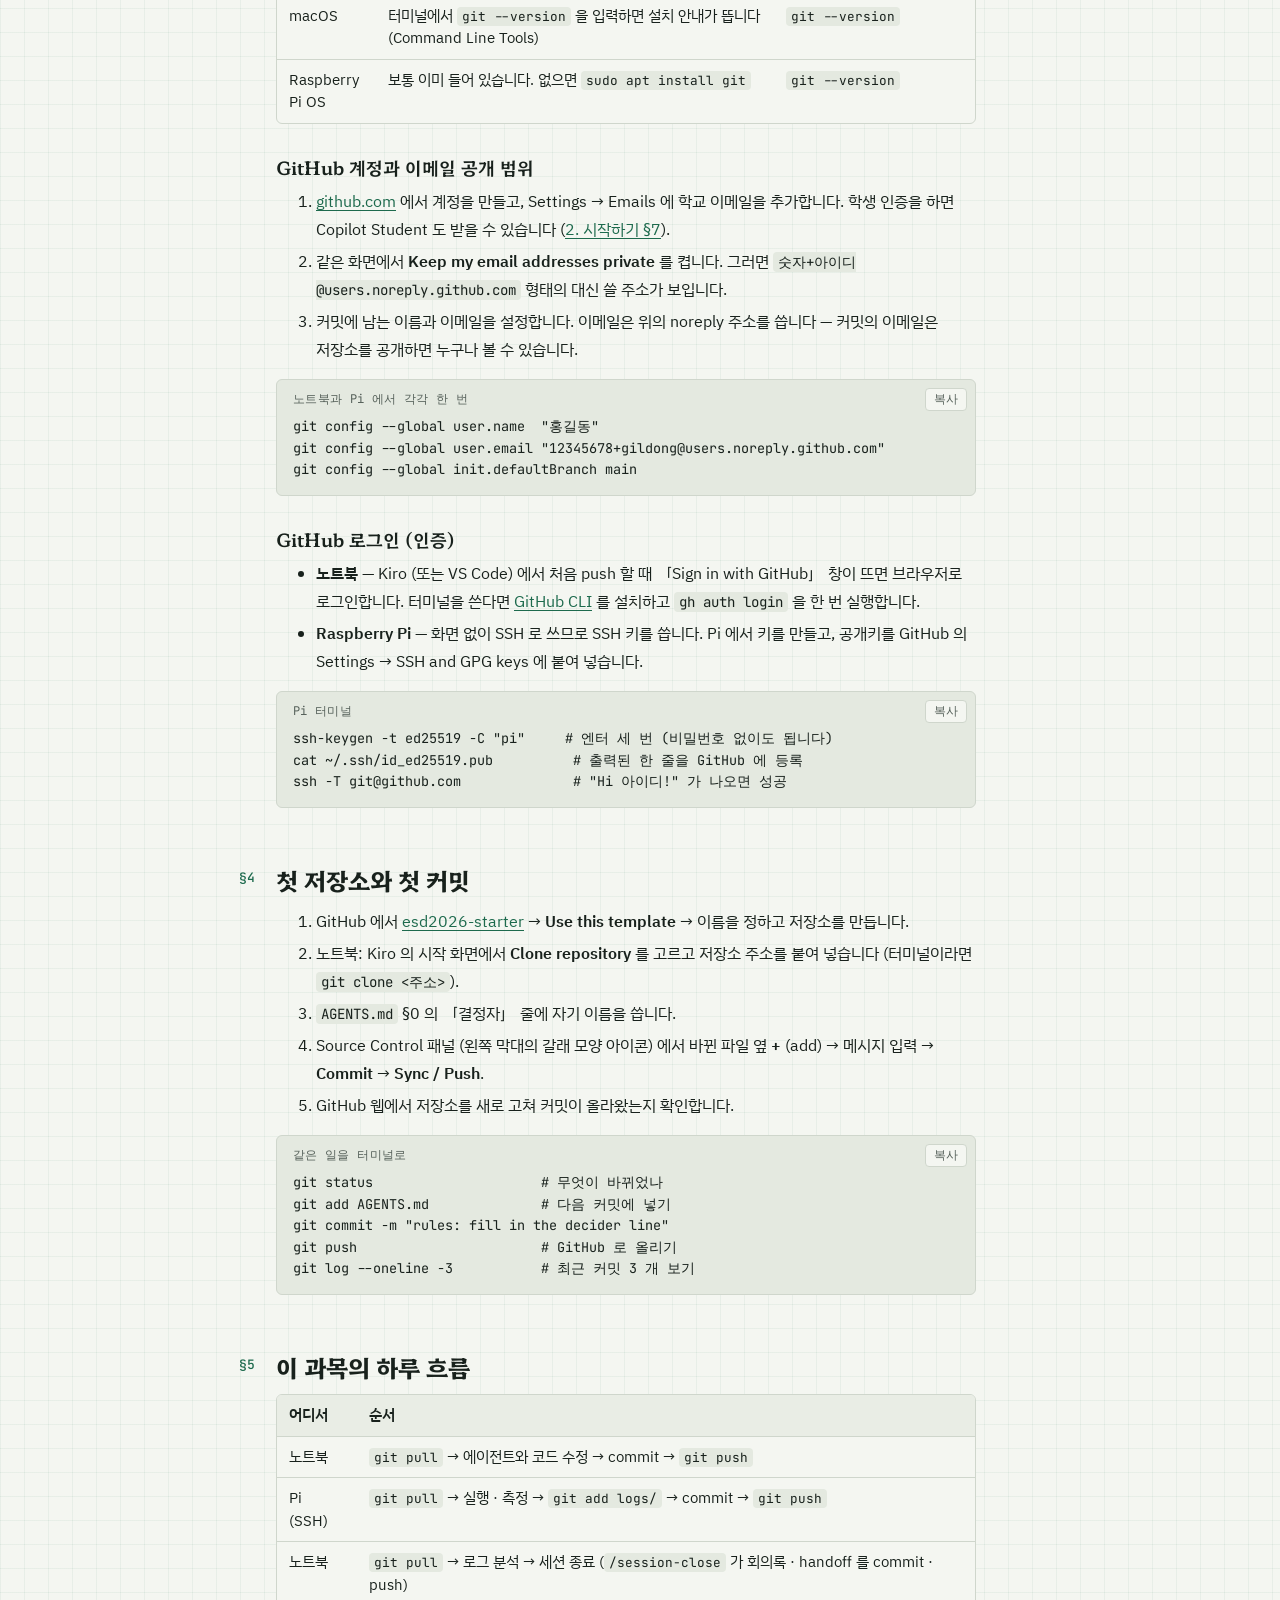
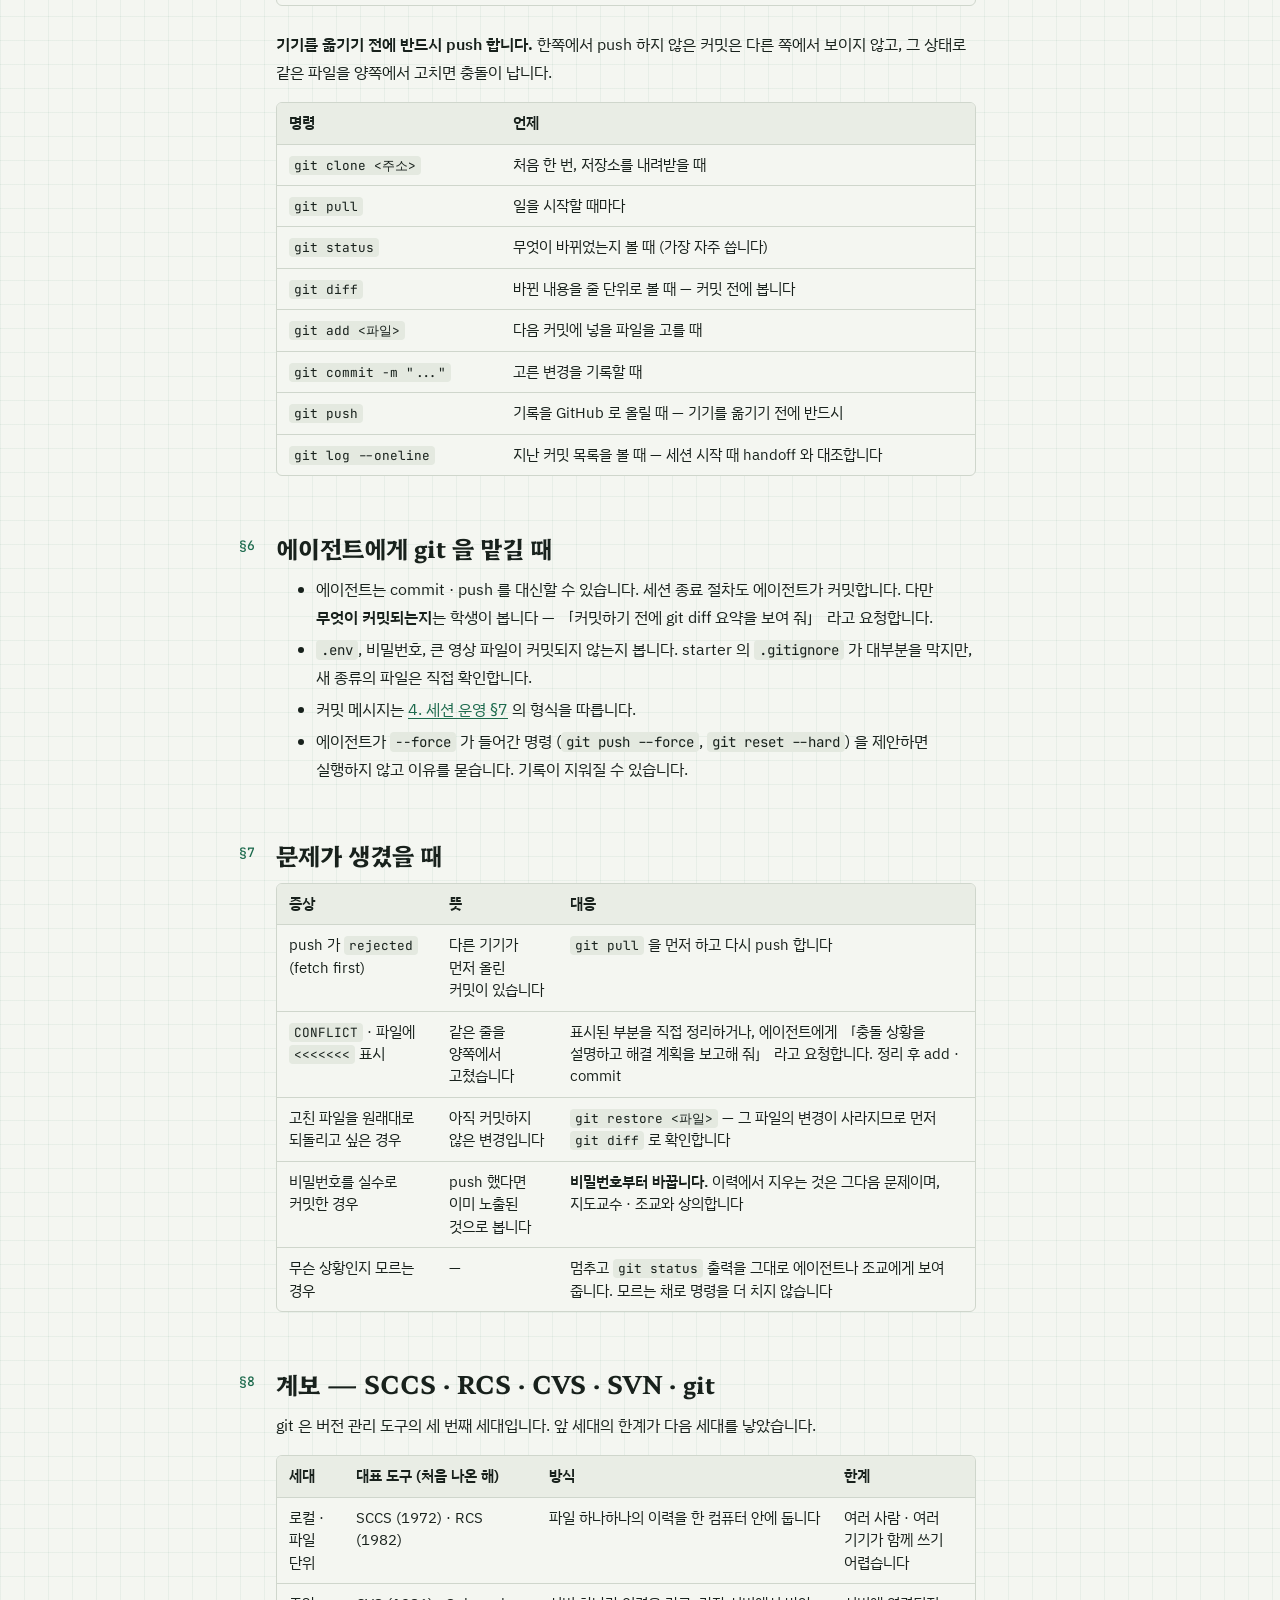
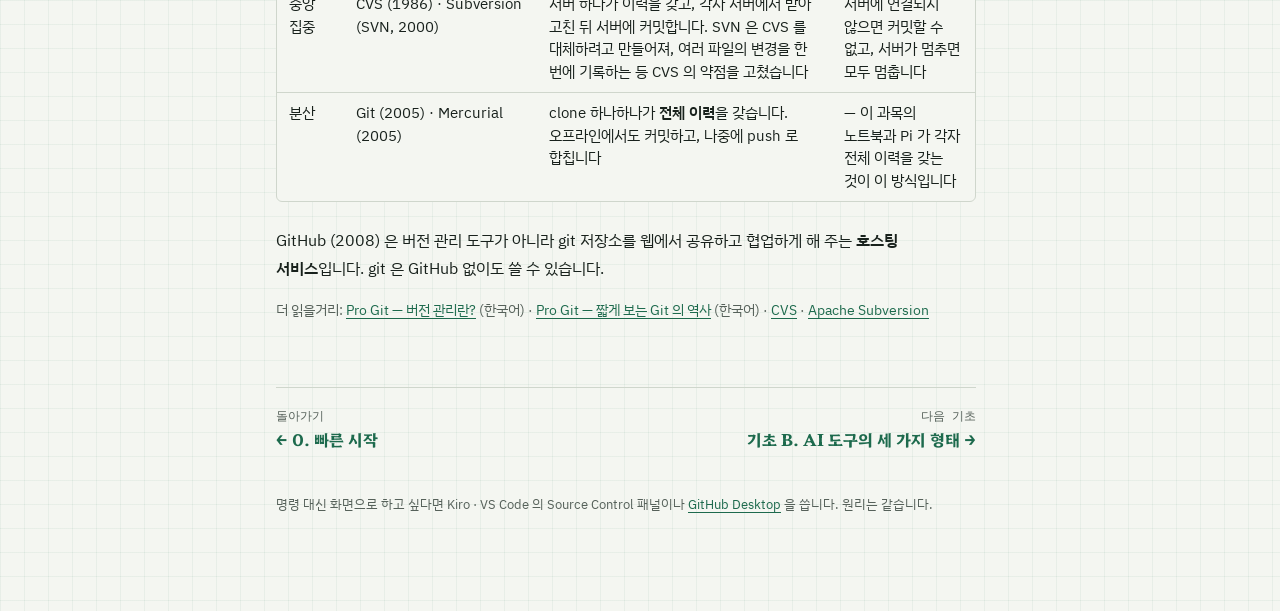
<file: git.html>
<!doctype html>
<html lang="ko">
<head>
<meta charset="utf-8">
<meta name="viewport" content="width=device-width, initial-scale=1, viewport-fit=cover">
<title>git · GitHub 기초 · 에이전트 형상관리</title>
<meta name="description" content="저장소 · 커밋 · push · pull 의 개념, 설치와 첫 설정, 노트북과 Raspberry Pi 사이의 하루 흐름, 문제가 생겼을 때">
<link rel="preconnect" href="https://fonts.googleapis.com">
<link rel="preconnect" href="https://fonts.gstatic.com" crossorigin>
<link rel="stylesheet" href="https://fonts.googleapis.com/css2?family=Hahmlet:wght@500;600;700&family=IBM+Plex+Sans+KR:wght@400;500;600&family=JetBrains+Mono:wght@400;500;600&display=swap">
<link rel="stylesheet" href="assets/style.css">
<script src="assets/site.js" defer></script>
</head>
<body>
<header class="topbar"><div class="topbar-inner">
  <a class="brand" href="index.html"><b>ESD 2026-2</b> · 에이전트 형상관리</a>
  <nav class="nav" aria-label="튜토리얼 페이지"><ol>
    <li><a href="start.html"><span class="n">0</span>빠른 시작</a></li>
    <li><a href="index.html"><span class="n">1</span>개요</a></li>
    <li><a href="setup.html"><span class="n">2</span>시작하기</a></li>
    <li><a href="rules.html"><span class="n">3</span>규칙 파일</a></li>
    <li><a href="session.html"><span class="n">4</span>세션 운영</a></li>
    <li><a href="lab.html"><span class="n">5</span>실습 환경 · 측정</a></li>
    <li><a href="topics.html"><span class="n">6</span>주제별 가이드</a></li>
    <li><a href="case.html"><span class="n">7</span>사례 따라 읽기</a></li>
    <li><a href="submit.html"><span class="n">8</span>회고 · 제출</a></li>
    <li><a href="terms.html"><span class="n">∗</span>용어</a></li>
  </ol></nav>
</div></header>

<main class="page"><div class="col">

<header class="lead">
  <p class="eyebrow">기초 A · git · GitHub</p>
  <h1>git 과 GitHub — 기록을 쌓고 기기 사이로 옮기기</h1>
  <p class="lede">git 을 한 번도 써 보지 않았다면 이 페이지부터 읽습니다. 이 과목에서 git 은 두 가지 일을 합니다.
  하나는 <strong>기록</strong> — 무엇을 언제 왜 바꿨는지가 남습니다. 다른 하나는 <strong>운반</strong> — 노트북에서 고친 코드를 Raspberry Pi 로, Pi 에서 잰 로그를 노트북으로 옮깁니다.</p>
</header>

<h2 id="concepts"><span class="sec">§1</span>낱말 다섯 개</h2>
<dl class="kv">
  <dt>저장소 (repository)</dt><dd>git 이 기록을 관리하는 폴더입니다. 폴더 안에 숨은 <code>.git</code> 폴더가 있으면 저장소입니다.</dd>
  <dt>커밋 (commit)</dt><dd>그 순간의 파일 상태를 찍어 둔 <strong>스냅샷</strong>입니다. 누가 · 언제 · 왜 (메시지) 가 함께 남고, <code>3f9c2a1</code> 같은 고유 번호 (SHA) 가 붙습니다. 회의록이 이 번호로 커밋을 가리킵니다.</dd>
  <dt>원격 (remote)</dt><dd>인터넷에 있는 같은 저장소입니다. 이 과목에서는 GitHub 에 있는 내 저장소입니다.</dd>
  <dt>push</dt><dd>내 커밋을 원격으로 올립니다.</dd>
  <dt>pull</dt><dd>원격의 새 커밋을 내 쪽으로 받아 옵니다. 처음 한 번 저장소 전체를 받아 오는 것은 <strong>clone</strong> 이라고 합니다.</dd>
</dl>

<h2 id="flow"><span class="sec">§2</span>세 장소와 네 동작</h2>
<figure>
  <div class="diagram">
    <svg viewBox="0 0 720 300" width="720" role="img" aria-labelledby="git-title">
      <title id="git-title">노트북의 작업 폴더에서 add 로 스테이징, commit 으로 로컬 저장소, push 로 GitHub, Raspberry Pi 는 pull 로 받아 오는 흐름</title>
      <defs>
        <marker id="g-ah" viewBox="0 0 10 10" refX="9" refY="5" markerWidth="7" markerHeight="7" orient="auto-start-reverse"><path class="arrowhead" d="M0,0 L10,5 L0,10 z"/></marker>
        <marker id="g-ah2" viewBox="0 0 10 10" refX="9" refY="5" markerWidth="7" markerHeight="7" orient="auto-start-reverse"><path class="arrowhead accent" d="M0,0 L10,5 L0,10 z"/></marker>
      </defs>
      <text x="16" y="22" font-size="13" font-weight="600" class="muted">노트북</text>
      <rect class="box" x="16" y="34" width="150" height="70" rx="6"/>
      <text x="91" y="62" text-anchor="middle" font-size="15" font-weight="600">작업 폴더</text>
      <text x="91" y="84" text-anchor="middle" font-size="12" class="muted">지금 고치는 파일</text>
      <rect class="box" x="206" y="34" width="150" height="70" rx="6"/>
      <text x="281" y="62" text-anchor="middle" font-size="15" font-weight="600">스테이징</text>
      <text x="281" y="84" text-anchor="middle" font-size="12" class="muted">다음 커밋에 넣을 것</text>
      <rect class="box file" x="396" y="34" width="150" height="70" rx="6"/>
      <text x="471" y="62" text-anchor="middle" font-size="15" font-weight="600">로컬 저장소</text>
      <text x="471" y="84" text-anchor="middle" font-size="12" class="muted">커밋이 쌓이는 곳</text>
      <rect class="box human" x="570" y="120" width="134" height="70" rx="6"/>
      <text x="637" y="148" text-anchor="middle" font-size="15" font-weight="600">GitHub</text>
      <text x="637" y="170" text-anchor="middle" font-size="12" class="muted">원격 저장소</text>
      <text x="16" y="222" font-size="13" font-weight="600" class="muted">Raspberry Pi</text>
      <rect class="box file" x="396" y="214" width="150" height="70" rx="6"/>
      <text x="471" y="242" text-anchor="middle" font-size="15" font-weight="600">Pi 의 저장소</text>
      <text x="471" y="264" text-anchor="middle" font-size="12" class="muted">실행 · 로그</text>
      <path class="edge" d="M166,69 H202" marker-end="url(#g-ah)"/>
      <text x="184" y="60" text-anchor="middle" font-size="12" class="mono">add</text>
      <path class="edge" d="M356,69 H392" marker-end="url(#g-ah)"/>
      <text x="374" y="60" text-anchor="middle" font-size="12" class="mono">commit</text>
      <path class="edge accent" d="M546,62 C600,62 637,80 637,116" marker-end="url(#g-ah2)"/>
      <text x="600" y="54" font-size="12" class="mono">push</text>
      <path class="edge accent" d="M637,190 C637,230 600,249 550,249" marker-end="url(#g-ah2)"/>
      <text x="600" y="234" font-size="12" class="mono">pull</text>
      <path class="edge" d="M471,214 V108" stroke-dasharray="4 4" marker-end="url(#g-ah)"/>
      <text x="480" y="166" font-size="11" class="muted">(같은 방식으로 Pi 에서도 commit · push)</text>
    </svg>
  </div>
  <figcaption>노트북에서 add → commit → push 로 올리고, Pi 에서 pull 로 받습니다. Pi 에서 잰 로그는 Pi 에서 commit · push 하고, 노트북에서 pull 로 받습니다.</figcaption>
</figure>
<ul>
  <li><strong>add</strong> — 고친 파일 중 다음 커밋에 넣을 것을 고릅니다. 고른 것만 커밋됩니다.</li>
  <li><strong>commit</strong> — 고른 변경을 메시지와 함께 스냅샷으로 남깁니다. 아직 내 컴퓨터 안에만 있습니다.</li>
  <li><strong>push</strong> — 커밋을 GitHub 로 올립니다. 이제 다른 기기에서 받을 수 있습니다.</li>
  <li><strong>pull</strong> — 다른 기기가 올린 커밋을 받아 옵니다. <strong>일을 시작할 때 항상 먼저</strong> 합니다.</li>
</ul>

<h2 id="install"><span class="sec">§3</span>설치와 첫 설정</h2>

<h3>Git 설치</h3>
<div class="table-wrap"><table>
  <thead><tr><th>환경</th><th>방법</th><th>확인</th></tr></thead>
  <tbody>
    <tr><td>Windows</td><td><a href="https://git-scm.com/download/win">git-scm.com</a> 에서 Git for Windows 를 설치합니다 (기본 선택 그대로)</td><td>PowerShell 에서 <code>git --version</code></td></tr>
    <tr><td>macOS</td><td>터미널에서 <code>git --version</code> 을 입력하면 설치 안내가 뜹니다 (Command Line Tools)</td><td><code>git --version</code></td></tr>
    <tr><td>Raspberry Pi OS</td><td>보통 이미 들어 있습니다. 없으면 <code>sudo apt install git</code></td><td><code>git --version</code></td></tr>
  </tbody>
</table></div>

<h3>GitHub 계정과 이메일 공개 범위</h3>
<ol>
  <li><a href="https://github.com/signup">github.com</a> 에서 계정을 만들고, Settings → Emails 에 학교 이메일을 추가합니다. 학생 인증을 하면 Copilot Student 도 받을 수 있습니다 (<a href="setup.html#pricing">2. 시작하기 §7</a>).</li>
  <li>같은 화면에서 <strong>Keep my email addresses private</strong> 를 켭니다. 그러면 <code>숫자+아이디@users.noreply.github.com</code> 형태의 대신 쓸 주소가 보입니다.</li>
  <li>커밋에 남는 이름과 이메일을 설정합니다. 이메일은 위의 noreply 주소를 씁니다 — 커밋의 이메일은 저장소를 공개하면 누구나 볼 수 있습니다.</li>
</ol>
<pre data-file="노트북과 Pi 에서 각각 한 번"><code>git config --global user.name  "홍길동"
git config --global user.email "12345678+gildong@users.noreply.github.com"
git config --global init.defaultBranch main</code></pre>

<h3>GitHub 로그인 (인증)</h3>
<ul>
  <li><strong>노트북</strong> — Kiro (또는 VS Code) 에서 처음 push 할 때 「Sign in with GitHub」 창이 뜨면 브라우저로 로그인합니다. 터미널을 쓴다면 <a href="https://cli.github.com">GitHub CLI</a> 를 설치하고 <code>gh auth login</code> 을 한 번 실행합니다.</li>
  <li><strong>Raspberry Pi</strong> — 화면 없이 SSH 로 쓰므로 SSH 키를 씁니다. Pi 에서 키를 만들고, 공개키를 GitHub 의 Settings → SSH and GPG keys 에 붙여 넣습니다.</li>
</ul>
<pre data-file="Pi 터미널"><code>ssh-keygen -t ed25519 -C "pi"     # 엔터 세 번 (비밀번호 없이도 됩니다)
cat ~/.ssh/id_ed25519.pub          # 출력된 한 줄을 GitHub 에 등록
ssh -T git@github.com              # "Hi 아이디!" 가 나오면 성공</code></pre>

<h2 id="first"><span class="sec">§4</span>첫 저장소와 첫 커밋</h2>
<ol>
  <li>GitHub 에서 <a href="https://github.com/yongsoojoo/esd2026-starter">esd2026-starter</a> → <strong>Use this template</strong> → 이름을 정하고 저장소를 만듭니다.</li>
  <li>노트북: Kiro 의 시작 화면에서 <strong>Clone repository</strong> 를 고르고 저장소 주소를 붙여 넣습니다 (터미널이라면 <code>git clone &lt;주소&gt;</code>).</li>
  <li><code>AGENTS.md</code> §0 의 「결정자」 줄에 자기 이름을 씁니다.</li>
  <li>Source Control 패널 (왼쪽 막대의 갈래 모양 아이콘) 에서 바뀐 파일 옆 <strong>+</strong> (add) → 메시지 입력 → <strong>Commit</strong> → <strong>Sync / Push</strong>.</li>
  <li>GitHub 웹에서 저장소를 새로 고쳐 커밋이 올라왔는지 확인합니다.</li>
</ol>
<pre data-file="같은 일을 터미널로"><code>git status                     # 무엇이 바뀌었나
git add AGENTS.md              # 다음 커밋에 넣기
git commit -m "rules: fill in the decider line"
git push                       # GitHub 로 올리기
git log --oneline -3           # 최근 커밋 3 개 보기</code></pre>

<h2 id="daily"><span class="sec">§5</span>이 과목의 하루 흐름</h2>
<div class="table-wrap"><table>
  <thead><tr><th>어디서</th><th>순서</th></tr></thead>
  <tbody>
    <tr><td>노트북</td><td><code>git pull</code> → 에이전트와 코드 수정 → commit → <code>git push</code></td></tr>
    <tr><td>Pi (SSH)</td><td><code>git pull</code> → 실행 · 측정 → <code>git add logs/</code> → commit → <code>git push</code></td></tr>
    <tr><td>노트북</td><td><code>git pull</code> → 로그 분석 → 세션 종료 (<code>/session-close</code> 가 회의록 · handoff 를 commit · push)</td></tr>
  </tbody>
</table></div>
<p><strong>기기를 옮기기 전에 반드시 push 합니다.</strong> 한쪽에서 push 하지 않은 커밋은 다른 쪽에서 보이지 않고, 그 상태로 같은 파일을 양쪽에서 고치면 충돌이 납니다.</p>
<div class="table-wrap"><table>
  <thead><tr><th>명령</th><th>언제</th></tr></thead>
  <tbody>
    <tr><td><code>git clone &lt;주소&gt;</code></td><td>처음 한 번, 저장소를 내려받을 때</td></tr>
    <tr><td><code>git pull</code></td><td>일을 시작할 때마다</td></tr>
    <tr><td><code>git status</code></td><td>무엇이 바뀌었는지 볼 때 (가장 자주 씁니다)</td></tr>
    <tr><td><code>git diff</code></td><td>바뀐 내용을 줄 단위로 볼 때 — 커밋 전에 봅니다</td></tr>
    <tr><td><code>git add &lt;파일&gt;</code></td><td>다음 커밋에 넣을 파일을 고를 때</td></tr>
    <tr><td><code>git commit -m "..."</code></td><td>고른 변경을 기록할 때</td></tr>
    <tr><td><code>git push</code></td><td>기록을 GitHub 로 올릴 때 — 기기를 옮기기 전에 반드시</td></tr>
    <tr><td><code>git log --oneline</code></td><td>지난 커밋 목록을 볼 때 — 세션 시작 때 handoff 와 대조합니다</td></tr>
  </tbody>
</table></div>

<h2 id="agent"><span class="sec">§6</span>에이전트에게 git 을 맡길 때</h2>
<ul>
  <li>에이전트는 commit · push 를 대신할 수 있습니다. 세션 종료 절차도 에이전트가 커밋합니다. 다만 <strong>무엇이 커밋되는지</strong>는 학생이 봅니다 — 「커밋하기 전에 git diff 요약을 보여 줘」 라고 요청합니다.</li>
  <li><code>.env</code>, 비밀번호, 큰 영상 파일이 커밋되지 않는지 봅니다. starter 의 <code>.gitignore</code> 가 대부분을 막지만, 새 종류의 파일은 직접 확인합니다.</li>
  <li>커밋 메시지는 <a href="session.html#commits">4. 세션 운영 §7</a> 의 형식을 따릅니다.</li>
  <li>에이전트가 <code>--force</code> 가 들어간 명령 (<code>git push --force</code>, <code>git reset --hard</code>) 을 제안하면 실행하지 않고 이유를 묻습니다. 기록이 지워질 수 있습니다.</li>
</ul>

<h2 id="trouble"><span class="sec">§7</span>문제가 생겼을 때</h2>
<div class="table-wrap"><table>
  <thead><tr><th>증상</th><th>뜻</th><th>대응</th></tr></thead>
  <tbody>
    <tr><td>push 가 <code>rejected</code> (fetch first)</td><td>다른 기기가 먼저 올린 커밋이 있습니다</td><td><code>git pull</code> 을 먼저 하고 다시 push 합니다</td></tr>
    <tr><td><code>CONFLICT</code> · 파일에 <code>&lt;&lt;&lt;&lt;&lt;&lt;&lt;</code> 표시</td><td>같은 줄을 양쪽에서 고쳤습니다</td><td>표시된 부분을 직접 정리하거나, 에이전트에게 「충돌 상황을 설명하고 해결 계획을 보고해 줘」 라고 요청합니다. 정리 후 add · commit</td></tr>
    <tr><td>고친 파일을 원래대로 되돌리고 싶은 경우</td><td>아직 커밋하지 않은 변경입니다</td><td><code>git restore &lt;파일&gt;</code> — 그 파일의 변경이 사라지므로 먼저 <code>git diff</code> 로 확인합니다</td></tr>
    <tr><td>비밀번호를 실수로 커밋한 경우</td><td>push 했다면 이미 노출된 것으로 봅니다</td><td><strong>비밀번호부터 바꿉니다.</strong> 이력에서 지우는 것은 그다음 문제이며, 지도교수 · 조교와 상의합니다</td></tr>
    <tr><td>무슨 상황인지 모르는 경우</td><td>—</td><td>멈추고 <code>git status</code> 출력을 그대로 에이전트나 조교에게 보여 줍니다. 모르는 채로 명령을 더 치지 않습니다</td></tr>
  </tbody>
</table></div>

<h2 id="history"><span class="sec">§8</span>계보 — SCCS · RCS · CVS · SVN · git</h2>
<p>git 은 버전 관리 도구의 세 번째 세대입니다. 앞 세대의 한계가 다음 세대를 낳았습니다.</p>
<div class="table-wrap"><table>
  <thead><tr><th>세대</th><th>대표 도구 (처음 나온 해)</th><th>방식</th><th>한계</th></tr></thead>
  <tbody>
    <tr><td>로컬 · 파일 단위</td><td>SCCS (1972) · RCS (1982)</td><td>파일 하나하나의 이력을 한 컴퓨터 안에 둡니다</td><td>여러 사람 · 여러 기기가 함께 쓰기 어렵습니다</td></tr>
    <tr><td>중앙 집중</td><td>CVS (1986) · Subversion (SVN, 2000)</td><td>서버 하나가 이력을 갖고, 각자 서버에서 받아 고친 뒤 서버에 커밋합니다. SVN 은 CVS 를 대체하려고 만들어져, 여러 파일의 변경을 한 번에 기록하는 등 CVS 의 약점을 고쳤습니다</td><td>서버에 연결되지 않으면 커밋할 수 없고, 서버가 멈추면 모두 멈춥니다</td></tr>
    <tr><td>분산</td><td>Git (2005) · Mercurial (2005)</td><td>clone 하나하나가 <strong>전체 이력</strong>을 갖습니다. 오프라인에서도 커밋하고, 나중에 push 로 합칩니다</td><td>— 이 과목의 노트북과 Pi 가 각자 전체 이력을 갖는 것이 이 방식입니다</td></tr>
  </tbody>
</table></div>
<p>GitHub (2008) 은 버전 관리 도구가 아니라 git 저장소를 웹에서 공유하고 협업하게 해 주는 <strong>호스팅 서비스</strong>입니다. git 은 GitHub 없이도 쓸 수 있습니다.</p>
<p class="small">더 읽을거리: <a href="https://git-scm.com/book/ko/v2/%EC%8B%9C%EC%9E%91%ED%95%98%EA%B8%B0-%EB%B2%84%EC%A0%84-%EA%B4%80%EB%A6%AC%EB%9E%80%3F">Pro Git — 버전 관리란?</a> (한국어) ·
<a href="https://git-scm.com/book/ko/v2/%EC%8B%9C%EC%9E%91%ED%95%98%EA%B8%B0-%EC%A7%A7%EA%B2%8C-%EB%B3%B4%EB%8A%94-Git%EC%9D%98-%EC%97%AD%EC%82%AC">Pro Git — 짧게 보는 Git 의 역사</a> (한국어) ·
<a href="https://en.wikipedia.org/wiki/Concurrent_Versions_System">CVS</a> · <a href="https://subversion.apache.org/">Apache Subversion</a></p>

<div class="pager">
  <a href="start.html"><span>돌아가기</span><b>← 0. 빠른 시작</b></a>
  <a class="next" href="ai-tools.html"><span>다음 기초</span><b>기초 B. AI 도구의 세 가지 형태 →</b></a>
</div>

<footer class="site"><p>명령 대신 화면으로 하고 싶다면 Kiro · VS Code 의 Source Control 패널이나 <a href="https://desktop.github.com">GitHub Desktop</a> 을 씁니다. 원리는 같습니다.</p></footer>

</div></main>
</body>
</html>
</file>
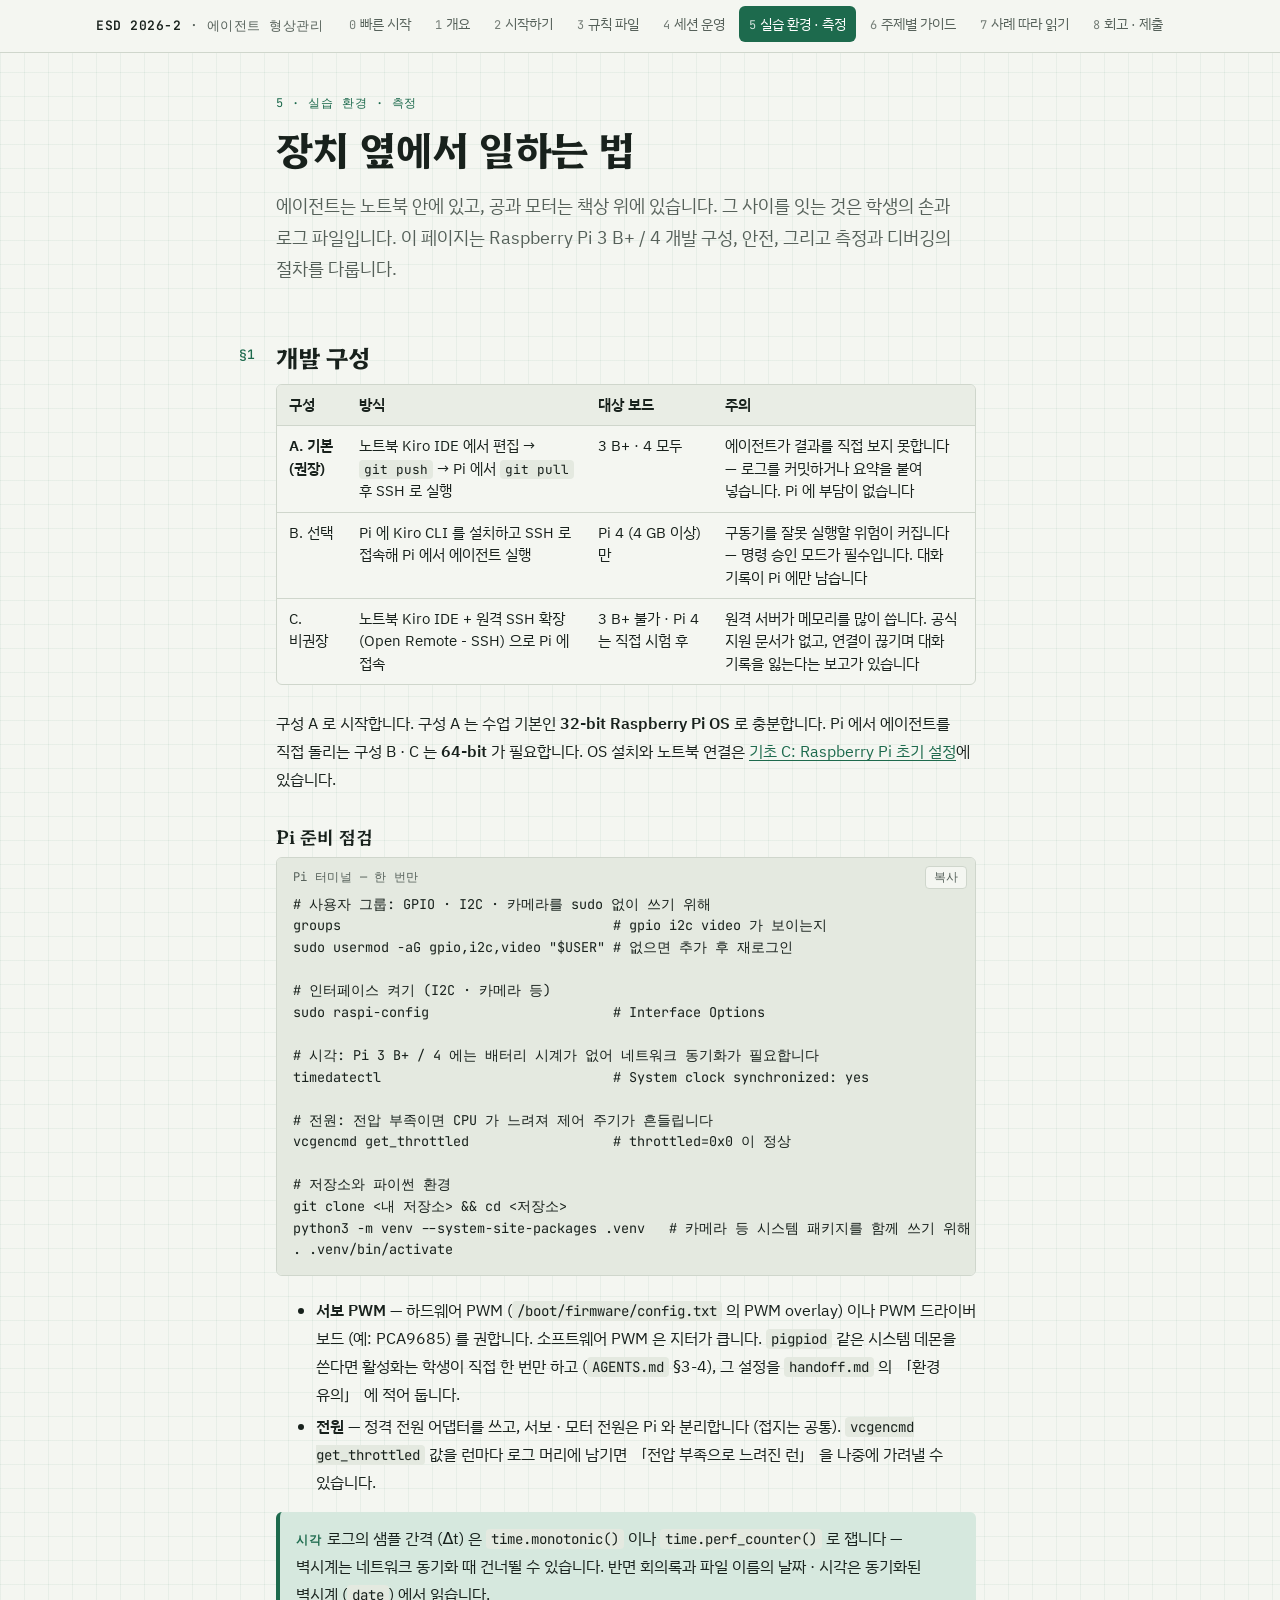
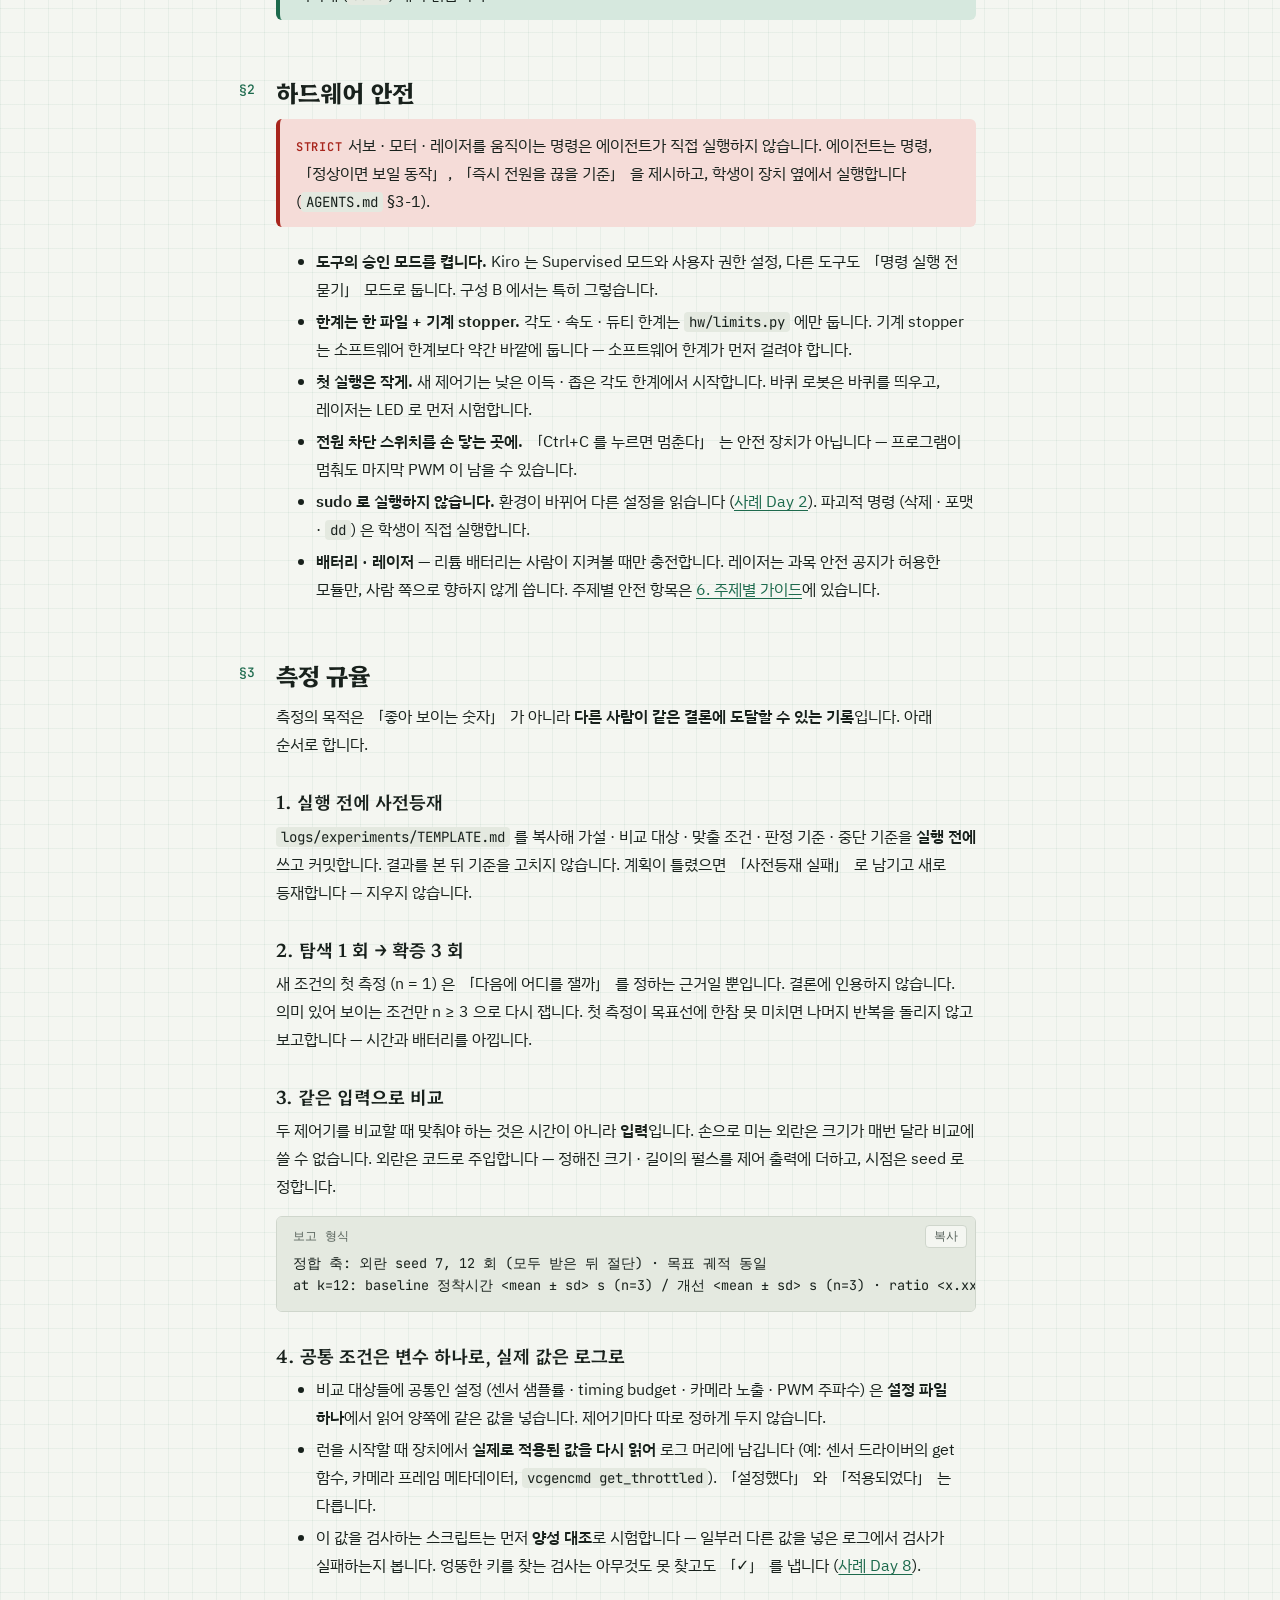
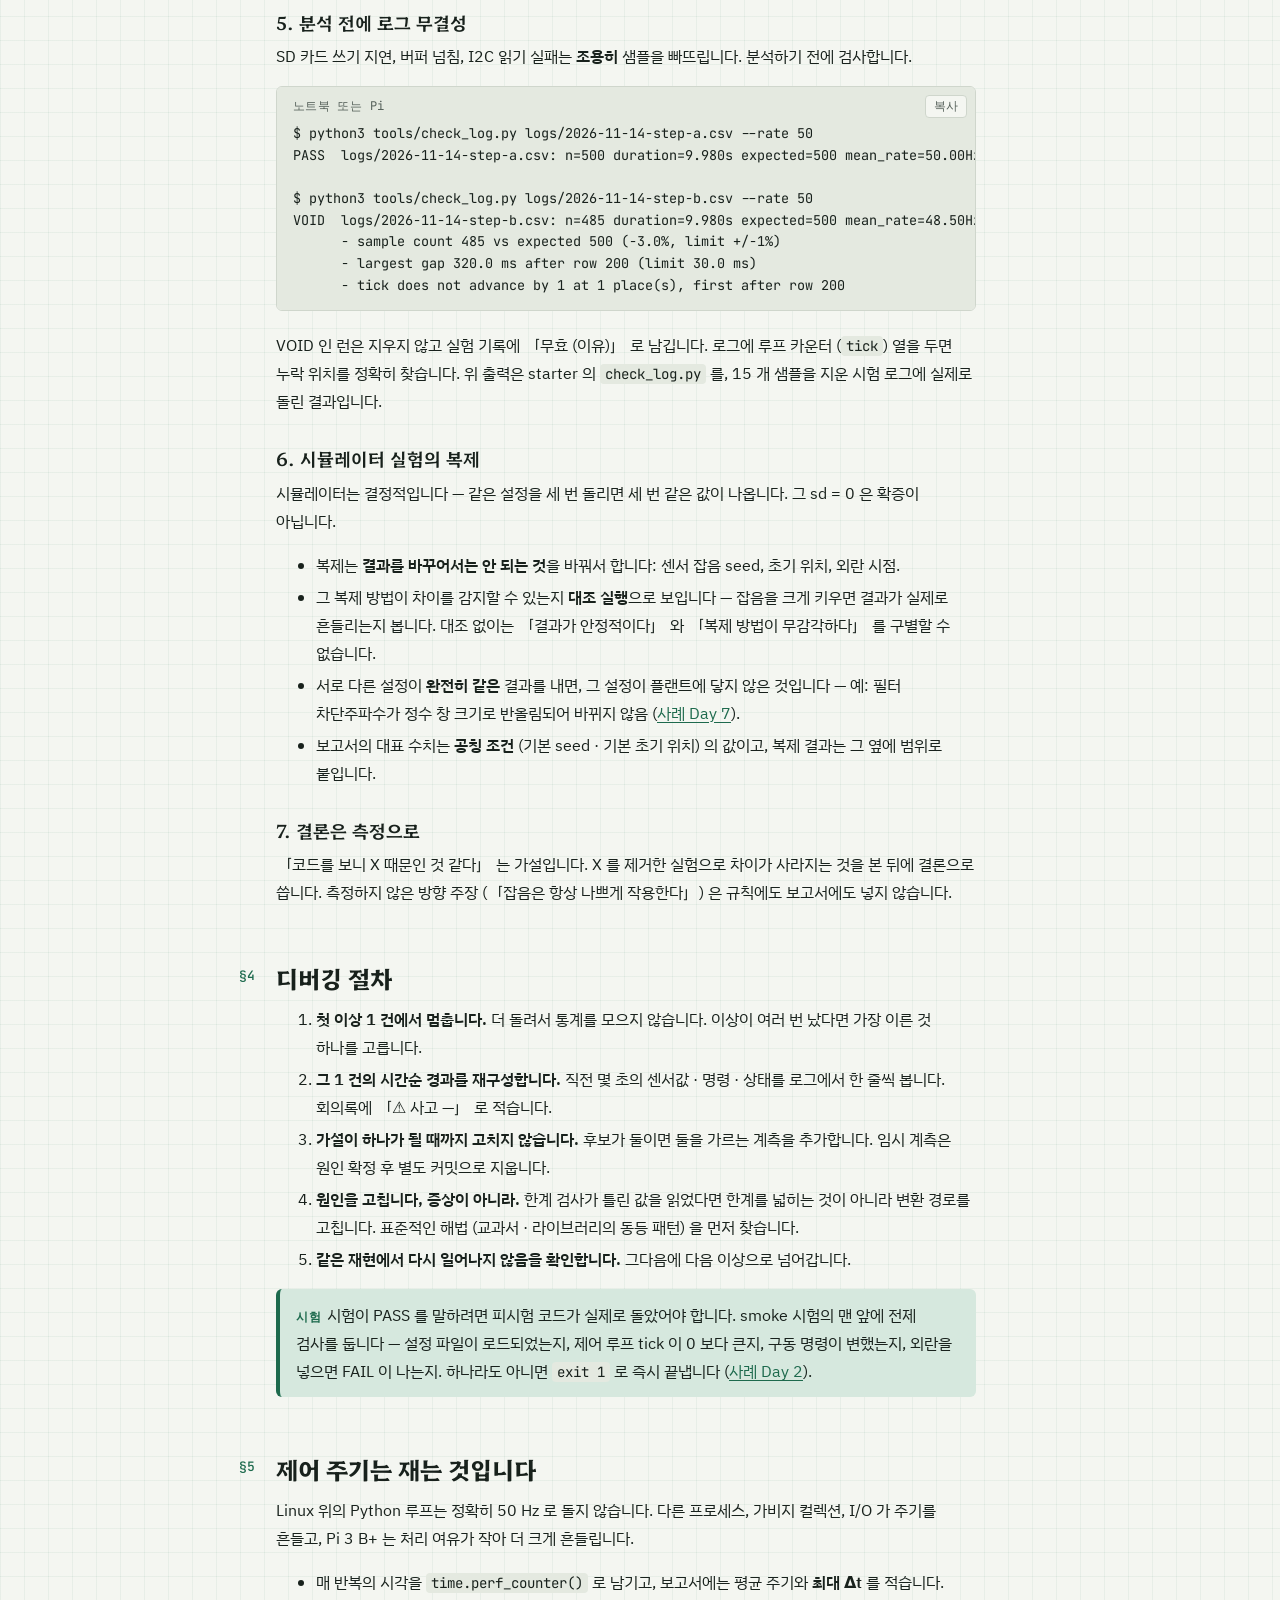
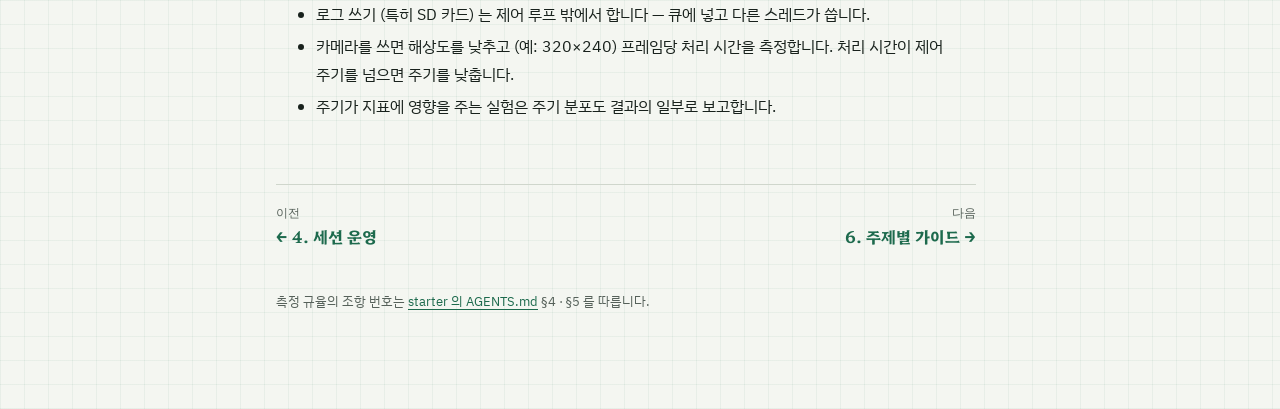
<file: lab.html>
<!doctype html>
<html lang="ko">
<head>
<meta charset="utf-8">
<meta name="viewport" content="width=device-width, initial-scale=1, viewport-fit=cover">
<title>실습 환경과 측정 · 에이전트 형상관리</title>
<meta name="description" content="Raspberry Pi 3 B+ / 4 개발 구성, 하드웨어 안전, 측정 규율과 디버깅 절차">
<link rel="preconnect" href="https://fonts.googleapis.com">
<link rel="preconnect" href="https://fonts.gstatic.com" crossorigin>
<link rel="stylesheet" href="https://fonts.googleapis.com/css2?family=Hahmlet:wght@500;600;700&family=IBM+Plex+Sans+KR:wght@400;500;600&family=JetBrains+Mono:wght@400;500;600&display=swap">
<link rel="stylesheet" href="assets/style.css">
<script src="assets/site.js" defer></script>
</head>
<body>
<header class="topbar"><div class="topbar-inner">
  <a class="brand" href="index.html"><b>ESD 2026-2</b> · 에이전트 형상관리</a>
  <nav class="nav" aria-label="튜토리얼 페이지"><ol>
    <li><a href="start.html"><span class="n">0</span>빠른 시작</a></li>
    <li><a href="index.html"><span class="n">1</span>개요</a></li>
    <li><a href="setup.html"><span class="n">2</span>시작하기</a></li>
    <li><a href="rules.html"><span class="n">3</span>규칙 파일</a></li>
    <li><a href="session.html"><span class="n">4</span>세션 운영</a></li>
    <li><a href="lab.html" aria-current="page"><span class="n">5</span>실습 환경 · 측정</a></li>
    <li><a href="topics.html"><span class="n">6</span>주제별 가이드</a></li>
    <li><a href="case.html"><span class="n">7</span>사례 따라 읽기</a></li>
    <li><a href="submit.html"><span class="n">8</span>회고 · 제출</a></li>
    <li><a href="terms.html"><span class="n">∗</span>용어</a></li>
  </ol></nav>
</div></header>

<main class="page"><div class="col">

<header class="lead">
  <p class="eyebrow">5 · 실습 환경 · 측정</p>
  <h1>장치 옆에서 일하는 법</h1>
  <p class="lede">에이전트는 노트북 안에 있고, 공과 모터는 책상 위에 있습니다. 그 사이를 잇는 것은 학생의 손과 로그 파일입니다.
  이 페이지는 Raspberry Pi 3 B+ / 4 개발 구성, 안전, 그리고 측정과 디버깅의 절차를 다룹니다.</p>
</header>

<h2 id="topology"><span class="sec">§1</span>개발 구성</h2>
<div class="table-wrap"><table>
  <thead><tr><th>구성</th><th>방식</th><th>대상 보드</th><th>주의</th></tr></thead>
  <tbody>
    <tr><td><strong>A. 기본 (권장)</strong></td><td>노트북 Kiro IDE 에서 편집 → <code>git push</code> → Pi 에서 <code>git pull</code> 후 SSH 로 실행</td>
      <td>3 B+ · 4 모두</td>
      <td>에이전트가 결과를 직접 보지 못합니다 — 로그를 커밋하거나 요약을 붙여 넣습니다. Pi 에 부담이 없습니다</td></tr>
    <tr><td>B. 선택</td><td>Pi 에 Kiro CLI 를 설치하고 SSH 로 접속해 Pi 에서 에이전트 실행</td>
      <td>Pi 4 (4 GB 이상) 만</td>
      <td>구동기를 잘못 실행할 위험이 커집니다 — 명령 승인 모드가 필수입니다. 대화 기록이 Pi 에만 남습니다</td></tr>
    <tr><td>C. 비권장</td><td>노트북 Kiro IDE + 원격 SSH 확장 (Open Remote - SSH) 으로 Pi 에 접속</td>
      <td>3 B+ 불가 · Pi 4 는 직접 시험 후</td>
      <td>원격 서버가 메모리를 많이 씁니다. 공식 지원 문서가 없고, 연결이 끊기며 대화 기록을 잃는다는 보고가 있습니다</td></tr>
  </tbody>
</table></div>
<p>구성 A 로 시작합니다. 구성 A 는 수업 기본인 <strong>32-bit Raspberry Pi OS</strong> 로 충분합니다. Pi 에서 에이전트를 직접 돌리는 구성 B · C 는 <strong>64-bit</strong> 가 필요합니다.
OS 설치와 노트북 연결은 <a href="pi-setup.html">기초 C: Raspberry Pi 초기 설정</a>에 있습니다.</p>

<h3 id="pi-setup">Pi 준비 점검</h3>
<pre data-file="Pi 터미널 — 한 번만"><code># 사용자 그룹: GPIO · I2C · 카메라를 sudo 없이 쓰기 위해
groups                                  # gpio i2c video 가 보이는지
sudo usermod -aG gpio,i2c,video "$USER" # 없으면 추가 후 재로그인

# 인터페이스 켜기 (I2C · 카메라 등)
sudo raspi-config                       # Interface Options

# 시각: Pi 3 B+ / 4 에는 배터리 시계가 없어 네트워크 동기화가 필요합니다
timedatectl                             # System clock synchronized: yes

# 전원: 전압 부족이면 CPU 가 느려져 제어 주기가 흔들립니다
vcgencmd get_throttled                  # throttled=0x0 이 정상

# 저장소와 파이썬 환경
git clone &lt;내 저장소&gt; &amp;&amp; cd &lt;저장소&gt;
python3 -m venv --system-site-packages .venv   # 카메라 등 시스템 패키지를 함께 쓰기 위해
. .venv/bin/activate</code></pre>
<ul>
  <li><strong>서보 PWM</strong> — 하드웨어 PWM (<code>/boot/firmware/config.txt</code> 의 PWM overlay) 이나 PWM 드라이버 보드 (예: PCA9685) 를 권합니다. 소프트웨어 PWM 은 지터가 큽니다.
  <code>pigpiod</code> 같은 시스템 데몬을 쓴다면 활성화는 학생이 직접 한 번만 하고 (<code>AGENTS.md</code> §3-4), 그 설정을 <code>handoff.md</code> 의 「환경 유의」 에 적어 둡니다.</li>
  <li><strong>전원</strong> — 정격 전원 어댑터를 쓰고, 서보 · 모터 전원은 Pi 와 분리합니다 (접지는 공통). <code>vcgencmd get_throttled</code> 값을 런마다 로그 머리에 남기면 「전압 부족으로 느려진 런」 을 나중에 가려낼 수 있습니다.</li>
</ul>
<div class="note"><p><span class="tag">시각</span>로그의 샘플 간격 (Δt) 은 <code>time.monotonic()</code> 이나 <code>time.perf_counter()</code> 로 잽니다 — 벽시계는 네트워크 동기화 때 건너뛸 수 있습니다.
반면 회의록과 파일 이름의 날짜 · 시각은 동기화된 벽시계 (<code>date</code>) 에서 읽습니다.</p></div>

<h2 id="safety"><span class="sec">§2</span>하드웨어 안전</h2>
<div class="danger"><p><span class="tag">STRICT</span>서보 · 모터 · 레이저를 움직이는 명령은 에이전트가 직접 실행하지 않습니다. 에이전트는 명령, 「정상이면 보일 동작」, 「즉시 전원을 끊을 기준」 을 제시하고, 학생이 장치 옆에서 실행합니다 (<code>AGENTS.md</code> §3-1).</p></div>
<ul>
  <li><strong>도구의 승인 모드를 켭니다.</strong> Kiro 는 Supervised 모드와 사용자 권한 설정, 다른 도구도 「명령 실행 전 묻기」 모드로 둡니다. 구성 B 에서는 특히 그렇습니다.</li>
  <li><strong>한계는 한 파일 + 기계 stopper.</strong> 각도 · 속도 · 듀티 한계는 <code>hw/limits.py</code> 에만 둡니다. 기계 stopper 는 소프트웨어 한계보다 약간 바깥에 둡니다 — 소프트웨어 한계가 먼저 걸려야 합니다.</li>
  <li><strong>첫 실행은 작게.</strong> 새 제어기는 낮은 이득 · 좁은 각도 한계에서 시작합니다. 바퀴 로봇은 바퀴를 띄우고, 레이저는 LED 로 먼저 시험합니다.</li>
  <li><strong>전원 차단 스위치를 손 닿는 곳에.</strong> 「Ctrl+C 를 누르면 멈춘다」 는 안전 장치가 아닙니다 — 프로그램이 멈춰도 마지막 PWM 이 남을 수 있습니다.</li>
  <li><strong>sudo 로 실행하지 않습니다.</strong> 환경이 바뀌어 다른 설정을 읽습니다 (<a href="case.html#day02">사례 Day 2</a>). 파괴적 명령 (삭제 · 포맷 · <code>dd</code>) 은 학생이 직접 실행합니다.</li>
  <li><strong>배터리 · 레이저</strong> — 리튬 배터리는 사람이 지켜볼 때만 충전합니다. 레이저는 과목 안전 공지가 허용한 모듈만, 사람 쪽으로 향하지 않게 씁니다. 주제별 안전 항목은 <a href="topics.html">6. 주제별 가이드</a>에 있습니다.</li>
</ul>

<h2 id="measure"><span class="sec">§3</span>측정 규율</h2>
<p>측정의 목적은 「좋아 보이는 숫자」 가 아니라 <strong>다른 사람이 같은 결론에 도달할 수 있는 기록</strong>입니다. 아래 순서로 합니다.</p>

<h3 id="prereg">1. 실행 전에 사전등재</h3>
<p><code>logs/experiments/TEMPLATE.md</code> 를 복사해 가설 · 비교 대상 · 맞출 조건 · 판정 기준 · 중단 기준을 <strong>실행 전에</strong> 쓰고 커밋합니다.
결과를 본 뒤 기준을 고치지 않습니다. 계획이 틀렸으면 「사전등재 실패」 로 남기고 새로 등재합니다 — 지우지 않습니다.</p>

<h3 id="scout">2. 탐색 1 회 → 확증 3 회</h3>
<p>새 조건의 첫 측정 (n = 1) 은 「다음에 어디를 잴까」 를 정하는 근거일 뿐입니다. 결론에 인용하지 않습니다. 의미 있어 보이는 조건만 n ≥ 3 으로 다시 잽니다.
첫 측정이 목표선에 한참 못 미치면 나머지 반복을 돌리지 않고 보고합니다 — 시간과 배터리를 아낍니다.</p>

<h3 id="matched">3. 같은 입력으로 비교</h3>
<p>두 제어기를 비교할 때 맞춰야 하는 것은 시간이 아니라 <strong>입력</strong>입니다. 손으로 미는 외란은 크기가 매번 달라 비교에 쓸 수 없습니다.
외란은 코드로 주입합니다 — 정해진 크기 · 길이의 펄스를 제어 출력에 더하고, 시점은 seed 로 정합니다.</p>
<pre data-file="보고 형식"><code>정합 축: 외란 seed 7, 12 회 (모두 받은 뒤 절단) · 목표 궤적 동일
at k=12: baseline 정착시간 &lt;mean ± sd&gt; s (n=3) / 개선 &lt;mean ± sd&gt; s (n=3) · ratio &lt;x.xx&gt;</code></pre>

<h3 id="realized">4. 공통 조건은 변수 하나로, 실제 값은 로그로</h3>
<ul>
  <li>비교 대상들에 공통인 설정 (센서 샘플률 · timing budget · 카메라 노출 · PWM 주파수) 은 <strong>설정 파일 하나</strong>에서 읽어 양쪽에 같은 값을 넣습니다. 제어기마다 따로 정하게 두지 않습니다.</li>
  <li>런을 시작할 때 장치에서 <strong>실제로 적용된 값을 다시 읽어</strong> 로그 머리에 남깁니다 (예: 센서 드라이버의 get 함수, 카메라 프레임 메타데이터, <code>vcgencmd get_throttled</code>). 「설정했다」 와 「적용되었다」 는 다릅니다.</li>
  <li>이 값을 검사하는 스크립트는 먼저 <strong>양성 대조</strong>로 시험합니다 — 일부러 다른 값을 넣은 로그에서 검사가 실패하는지 봅니다. 엉뚱한 키를 찾는 검사는 아무것도 못 찾고도 「✓」 를 냅니다 (<a href="case.html#day08">사례 Day 8</a>).</li>
</ul>

<h3 id="integrity">5. 분석 전에 로그 무결성</h3>
<p>SD 카드 쓰기 지연, 버퍼 넘침, I2C 읽기 실패는 <strong>조용히</strong> 샘플을 빠뜨립니다. 분석하기 전에 검사합니다.</p>
<pre data-file="노트북 또는 Pi"><code>$ python3 tools/check_log.py logs/2026-11-14-step-a.csv --rate 50
PASS  logs/2026-11-14-step-a.csv: n=500 duration=9.980s expected=500 mean_rate=50.00Hz max_gap=20.0ms tick=yes

$ python3 tools/check_log.py logs/2026-11-14-step-b.csv --rate 50
VOID  logs/2026-11-14-step-b.csv: n=485 duration=9.980s expected=500 mean_rate=48.50Hz max_gap=320.0ms tick=yes
      - sample count 485 vs expected 500 (-3.0%, limit +/-1%)
      - largest gap 320.0 ms after row 200 (limit 30.0 ms)
      - tick does not advance by 1 at 1 place(s), first after row 200</code></pre>
<p>VOID 인 런은 지우지 않고 실험 기록에 「무효 (이유)」 로 남깁니다. 로그에 루프 카운터 (<code>tick</code>) 열을 두면 누락 위치를 정확히 찾습니다.
위 출력은 starter 의 <code>check_log.py</code> 를, 15 개 샘플을 지운 시험 로그에 실제로 돌린 결과입니다.</p>

<h3 id="sim">6. 시뮬레이터 실험의 복제</h3>
<p>시뮬레이터는 결정적입니다 — 같은 설정을 세 번 돌리면 세 번 같은 값이 나옵니다. 그 sd = 0 은 확증이 아닙니다.</p>
<ul>
  <li>복제는 <strong>결과를 바꾸어서는 안 되는 것</strong>을 바꿔서 합니다: 센서 잡음 seed, 초기 위치, 외란 시점.</li>
  <li>그 복제 방법이 차이를 감지할 수 있는지 <strong>대조 실행</strong>으로 보입니다 — 잡음을 크게 키우면 결과가 실제로 흔들리는지 봅니다. 대조 없이는 「결과가 안정적이다」 와 「복제 방법이 무감각하다」 를 구별할 수 없습니다.</li>
  <li>서로 다른 설정이 <strong>완전히 같은</strong> 결과를 내면, 그 설정이 플랜트에 닿지 않은 것입니다 — 예: 필터 차단주파수가 정수 창 크기로 반올림되어 바뀌지 않음 (<a href="case.html#day07">사례 Day 7</a>).</li>
  <li>보고서의 대표 수치는 <strong>공칭 조건</strong> (기본 seed · 기본 초기 위치) 의 값이고, 복제 결과는 그 옆에 범위로 붙입니다.</li>
</ul>

<h3 id="claims">7. 결론은 측정으로</h3>
<p>「코드를 보니 X 때문인 것 같다」 는 가설입니다. X 를 제거한 실험으로 차이가 사라지는 것을 본 뒤에 결론으로 씁니다. 측정하지 않은 방향 주장 (「잡음은 항상 나쁘게 작용한다」) 은 규칙에도 보고서에도 넣지 않습니다.</p>

<h2 id="debug"><span class="sec">§4</span>디버깅 절차</h2>
<ol>
  <li><strong>첫 이상 1 건에서 멈춥니다.</strong> 더 돌려서 통계를 모으지 않습니다. 이상이 여러 번 났다면 가장 이른 것 하나를 고릅니다.</li>
  <li><strong>그 1 건의 시간순 경과를 재구성합니다.</strong> 직전 몇 초의 센서값 · 명령 · 상태를 로그에서 한 줄씩 봅니다. 회의록에 「⚠ 사고 —」 로 적습니다.</li>
  <li><strong>가설이 하나가 될 때까지 고치지 않습니다.</strong> 후보가 둘이면 둘을 가르는 계측을 추가합니다. 임시 계측은 원인 확정 후 별도 커밋으로 지웁니다.</li>
  <li><strong>원인을 고칩니다, 증상이 아니라.</strong> 한계 검사가 틀린 값을 읽었다면 한계를 넓히는 것이 아니라 변환 경로를 고칩니다. 표준적인 해법 (교과서 · 라이브러리의 동등 패턴) 을 먼저 찾습니다.</li>
  <li><strong>같은 재현에서 다시 일어나지 않음을 확인합니다.</strong> 그다음에 다음 이상으로 넘어갑니다.</li>
</ol>
<div class="note"><p><span class="tag">시험</span>시험이 PASS 를 말하려면 피시험 코드가 실제로 돌았어야 합니다. smoke 시험의 맨 앞에 전제 검사를 둡니다 —
설정 파일이 로드되었는지, 제어 루프 tick 이 0 보다 큰지, 구동 명령이 변했는지, 외란을 넣으면 FAIL 이 나는지. 하나라도 아니면 <code>exit 1</code> 로 즉시 끝냅니다 (<a href="case.html#day02">사례 Day 2</a>).</p></div>

<h2 id="timing"><span class="sec">§5</span>제어 주기는 재는 것입니다</h2>
<p>Linux 위의 Python 루프는 정확히 50 Hz 로 돌지 않습니다. 다른 프로세스, 가비지 컬렉션, I/O 가 주기를 흔들고, Pi 3 B+ 는 처리 여유가 작아 더 크게 흔들립니다.</p>
<ul>
  <li>매 반복의 시각을 <code>time.perf_counter()</code> 로 남기고, 보고서에는 평균 주기와 <strong>최대 Δt</strong> 를 적습니다.</li>
  <li>로그 쓰기 (특히 SD 카드) 는 제어 루프 밖에서 합니다 — 큐에 넣고 다른 스레드가 씁니다.</li>
  <li>카메라를 쓰면 해상도를 낮추고 (예: 320×240) 프레임당 처리 시간을 측정합니다. 처리 시간이 제어 주기를 넘으면 주기를 낮춥니다.</li>
  <li>주기가 지표에 영향을 주는 실험은 주기 분포도 결과의 일부로 보고합니다.</li>
</ul>

<div class="pager">
  <a href="session.html"><span>이전</span><b>← 4. 세션 운영</b></a>
  <a class="next" href="topics.html"><span>다음</span><b>6. 주제별 가이드 →</b></a>
</div>

<footer class="site"><p>측정 규율의 조항 번호는 <a href="https://github.com/yongsoojoo/esd2026-starter/blob/main/AGENTS.md">starter 의 AGENTS.md</a> §4 · §5 를 따릅니다.</p></footer>

</div></main>
</body>
</html>
</file>
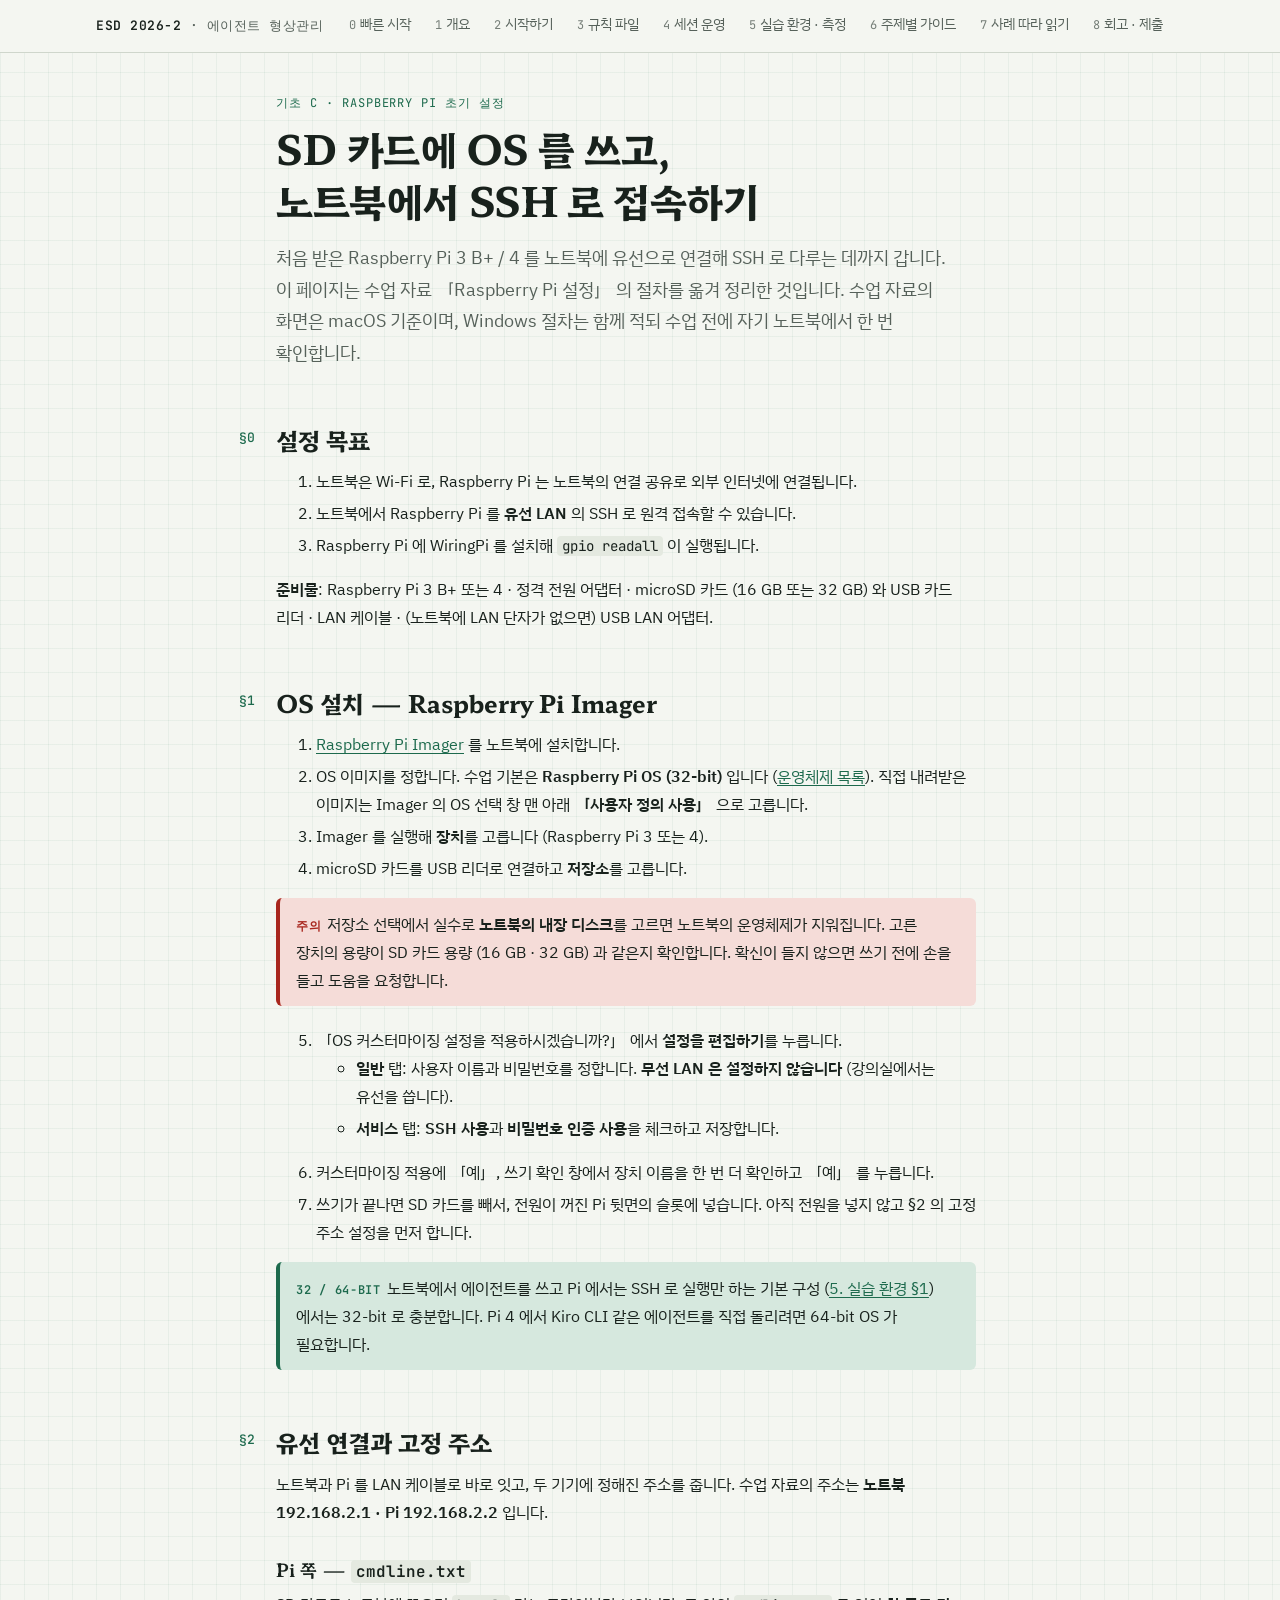
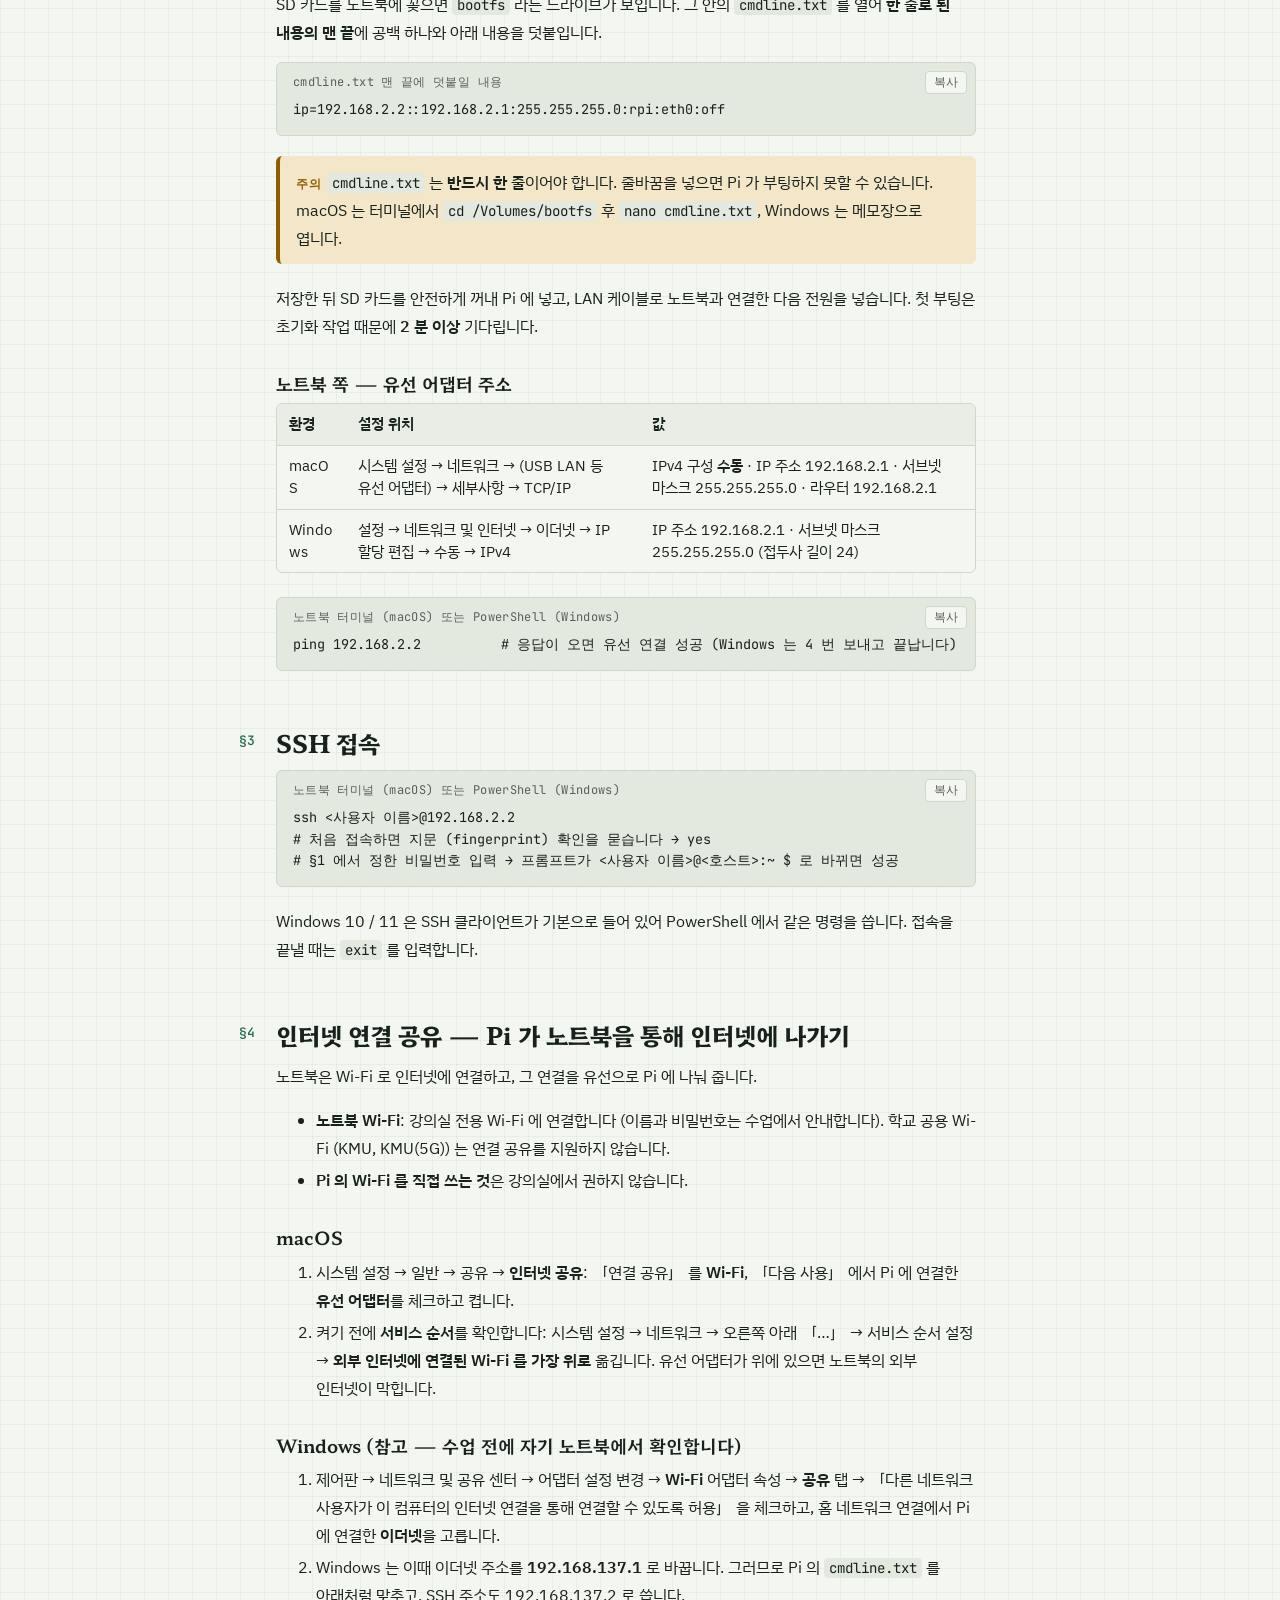
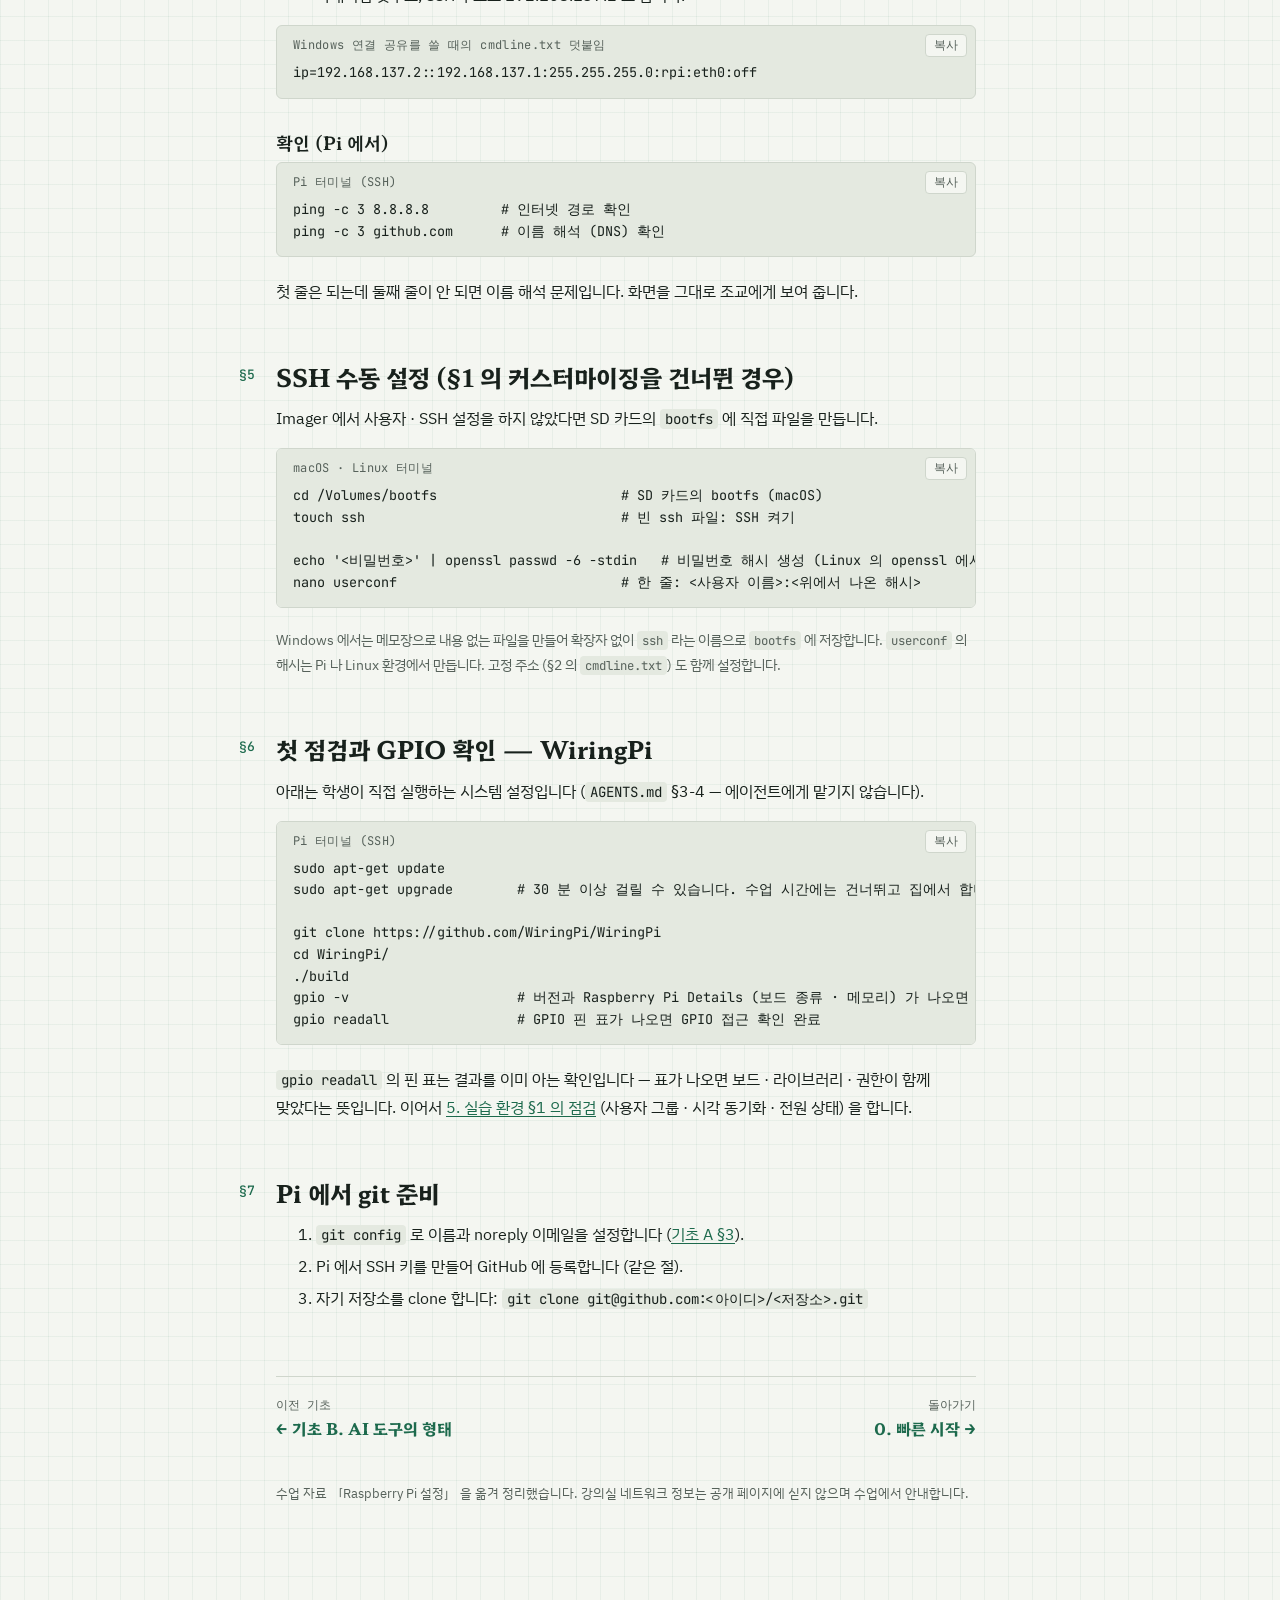
<file: pi-setup.html>
<!doctype html>
<html lang="ko">
<head>
<meta charset="utf-8">
<meta name="viewport" content="width=device-width, initial-scale=1, viewport-fit=cover">
<title>Raspberry Pi 초기 설정 · 에이전트 형상관리</title>
<meta name="description" content="Raspberry Pi Imager 로 OS 설치, 노트북과 유선 SSH 연결, 인터넷 연결 공유, WiringPi 로 GPIO 확인">
<link rel="preconnect" href="https://fonts.googleapis.com">
<link rel="preconnect" href="https://fonts.gstatic.com" crossorigin>
<link rel="stylesheet" href="https://fonts.googleapis.com/css2?family=Hahmlet:wght@500;600;700&family=IBM+Plex+Sans+KR:wght@400;500;600&family=JetBrains+Mono:wght@400;500;600&display=swap">
<link rel="stylesheet" href="assets/style.css">
<script src="assets/site.js" defer></script>
</head>
<body>
<header class="topbar"><div class="topbar-inner">
  <a class="brand" href="index.html"><b>ESD 2026-2</b> · 에이전트 형상관리</a>
  <nav class="nav" aria-label="튜토리얼 페이지"><ol>
    <li><a href="start.html"><span class="n">0</span>빠른 시작</a></li>
    <li><a href="index.html"><span class="n">1</span>개요</a></li>
    <li><a href="setup.html"><span class="n">2</span>시작하기</a></li>
    <li><a href="rules.html"><span class="n">3</span>규칙 파일</a></li>
    <li><a href="session.html"><span class="n">4</span>세션 운영</a></li>
    <li><a href="lab.html"><span class="n">5</span>실습 환경 · 측정</a></li>
    <li><a href="topics.html"><span class="n">6</span>주제별 가이드</a></li>
    <li><a href="case.html"><span class="n">7</span>사례 따라 읽기</a></li>
    <li><a href="submit.html"><span class="n">8</span>회고 · 제출</a></li>
    <li><a href="terms.html"><span class="n">∗</span>용어</a></li>
  </ol></nav>
</div></header>

<main class="page"><div class="col">

<header class="lead">
  <p class="eyebrow">기초 C · Raspberry Pi 초기 설정</p>
  <h1>SD 카드에 OS 를 쓰고, 노트북에서 SSH 로 접속하기</h1>
  <p class="lede">처음 받은 Raspberry Pi 3 B+ / 4 를 노트북에 유선으로 연결해 SSH 로 다루는 데까지 갑니다. 이 페이지는 수업 자료 「Raspberry Pi 설정」 의 절차를 옮겨 정리한 것입니다.
  수업 자료의 화면은 macOS 기준이며, Windows 절차는 함께 적되 수업 전에 자기 노트북에서 한 번 확인합니다.</p>
</header>

<h2 id="goals"><span class="sec">§0</span>설정 목표</h2>
<ol>
  <li>노트북은 Wi-Fi 로, Raspberry Pi 는 노트북의 연결 공유로 외부 인터넷에 연결됩니다.</li>
  <li>노트북에서 Raspberry Pi 를 <strong>유선 LAN</strong> 의 SSH 로 원격 접속할 수 있습니다.</li>
  <li>Raspberry Pi 에 WiringPi 를 설치해 <code>gpio readall</code> 이 실행됩니다.</li>
</ol>
<p><strong>준비물</strong>: Raspberry Pi 3 B+ 또는 4 · 정격 전원 어댑터 · microSD 카드 (16 GB 또는 32 GB) 와 USB 카드 리더 · LAN 케이블 · (노트북에 LAN 단자가 없으면) USB LAN 어댑터.</p>

<h2 id="os"><span class="sec">§1</span>OS 설치 — Raspberry Pi Imager</h2>
<ol>
  <li><a href="https://www.raspberrypi.com/software/">Raspberry Pi Imager</a> 를 노트북에 설치합니다.</li>
  <li>OS 이미지를 정합니다. 수업 기본은 <strong>Raspberry Pi OS (32-bit)</strong> 입니다 (<a href="https://www.raspberrypi.com/software/operating-systems/">운영체제 목록</a>). 직접 내려받은 이미지는 Imager 의 OS 선택 창 맨 아래 <strong>「사용자 정의 사용」</strong> 으로 고릅니다.</li>
  <li>Imager 를 실행해 <strong>장치</strong>를 고릅니다 (Raspberry Pi 3 또는 4).</li>
  <li>microSD 카드를 USB 리더로 연결하고 <strong>저장소</strong>를 고릅니다.</li>
</ol>
<div class="danger"><p><span class="tag">주의</span>저장소 선택에서 실수로 <strong>노트북의 내장 디스크</strong>를 고르면 노트북의 운영체제가 지워집니다. 고른 장치의 용량이 SD 카드 용량 (16 GB · 32 GB) 과 같은지 확인합니다.
확신이 들지 않으면 쓰기 전에 손을 들고 도움을 요청합니다.</p></div>
<ol start="5">
  <li>「OS 커스터마이징 설정을 적용하시겠습니까?」 에서 <strong>설정을 편집하기</strong>를 누릅니다.
    <ul>
      <li><strong>일반</strong> 탭: 사용자 이름과 비밀번호를 정합니다. <strong>무선 LAN 은 설정하지 않습니다</strong> (강의실에서는 유선을 씁니다).</li>
      <li><strong>서비스</strong> 탭: <strong>SSH 사용</strong>과 <strong>비밀번호 인증 사용</strong>을 체크하고 저장합니다.</li>
    </ul>
  </li>
  <li>커스터마이징 적용에 「예」, 쓰기 확인 창에서 장치 이름을 한 번 더 확인하고 「예」 를 누릅니다.</li>
  <li>쓰기가 끝나면 SD 카드를 빼서, 전원이 꺼진 Pi 뒷면의 슬롯에 넣습니다. 아직 전원을 넣지 않고 §2 의 고정 주소 설정을 먼저 합니다.</li>
</ol>
<div class="note"><p><span class="tag">32 / 64-bit</span>노트북에서 에이전트를 쓰고 Pi 에서는 SSH 로 실행만 하는 기본 구성 (<a href="lab.html#topology">5. 실습 환경 §1</a>) 에서는 32-bit 로 충분합니다.
Pi 4 에서 Kiro CLI 같은 에이전트를 직접 돌리려면 64-bit OS 가 필요합니다.</p></div>

<h2 id="wired"><span class="sec">§2</span>유선 연결과 고정 주소</h2>
<p>노트북과 Pi 를 LAN 케이블로 바로 잇고, 두 기기에 정해진 주소를 줍니다. 수업 자료의 주소는 <strong>노트북 192.168.2.1 · Pi 192.168.2.2</strong> 입니다.</p>

<h3>Pi 쪽 — <code>cmdline.txt</code></h3>
<p>SD 카드를 노트북에 꽂으면 <code>bootfs</code> 라는 드라이브가 보입니다. 그 안의 <code>cmdline.txt</code> 를 열어 <strong>한 줄로 된 내용의 맨 끝</strong>에 공백 하나와 아래 내용을 덧붙입니다.</p>
<pre data-file="cmdline.txt 맨 끝에 덧붙일 내용"><code>ip=192.168.2.2::192.168.2.1:255.255.255.0:rpi:eth0:off</code></pre>
<div class="warn"><p><span class="tag">주의</span><code>cmdline.txt</code> 는 <strong>반드시 한 줄</strong>이어야 합니다. 줄바꿈을 넣으면 Pi 가 부팅하지 못할 수 있습니다. macOS 는 터미널에서 <code>cd /Volumes/bootfs</code> 후 <code>nano cmdline.txt</code>, Windows 는 메모장으로 엽니다.</p></div>
<p>저장한 뒤 SD 카드를 안전하게 꺼내 Pi 에 넣고, LAN 케이블로 노트북과 연결한 다음 전원을 넣습니다. 첫 부팅은 초기화 작업 때문에 <strong>2 분 이상</strong> 기다립니다.</p>

<h3>노트북 쪽 — 유선 어댑터 주소</h3>
<div class="table-wrap"><table>
  <thead><tr><th>환경</th><th>설정 위치</th><th>값</th></tr></thead>
  <tbody>
    <tr><td>macOS</td><td>시스템 설정 → 네트워크 → (USB LAN 등 유선 어댑터) → 세부사항 → TCP/IP</td><td>IPv4 구성 <strong>수동</strong> · IP 주소 192.168.2.1 · 서브넷 마스크 255.255.255.0 · 라우터 192.168.2.1</td></tr>
    <tr><td>Windows</td><td>설정 → 네트워크 및 인터넷 → 이더넷 → IP 할당 편집 → 수동 → IPv4</td><td>IP 주소 192.168.2.1 · 서브넷 마스크 255.255.255.0 (접두사 길이 24)</td></tr>
  </tbody>
</table></div>
<pre data-file="노트북 터미널 (macOS) 또는 PowerShell (Windows)"><code>ping 192.168.2.2          # 응답이 오면 유선 연결 성공 (Windows 는 4 번 보내고 끝납니다)</code></pre>

<h2 id="ssh"><span class="sec">§3</span>SSH 접속</h2>
<pre data-file="노트북 터미널 (macOS) 또는 PowerShell (Windows)"><code>ssh &lt;사용자 이름&gt;@192.168.2.2
# 처음 접속하면 지문 (fingerprint) 확인을 묻습니다 → yes
# §1 에서 정한 비밀번호 입력 → 프롬프트가 &lt;사용자 이름&gt;@&lt;호스트&gt;:~ $ 로 바뀌면 성공</code></pre>
<p>Windows 10 / 11 은 SSH 클라이언트가 기본으로 들어 있어 PowerShell 에서 같은 명령을 씁니다. 접속을 끝낼 때는 <code>exit</code> 를 입력합니다.</p>

<h2 id="sharing"><span class="sec">§4</span>인터넷 연결 공유 — Pi 가 노트북을 통해 인터넷에 나가기</h2>
<p>노트북은 Wi-Fi 로 인터넷에 연결하고, 그 연결을 유선으로 Pi 에 나눠 줍니다.</p>
<ul>
  <li><strong>노트북 Wi-Fi</strong>: 강의실 전용 Wi-Fi 에 연결합니다 (이름과 비밀번호는 수업에서 안내합니다). 학교 공용 Wi-Fi (KMU, KMU(5G)) 는 연결 공유를 지원하지 않습니다.</li>
  <li><strong>Pi 의 Wi-Fi 를 직접 쓰는 것</strong>은 강의실에서 권하지 않습니다.</li>
</ul>

<h3>macOS</h3>
<ol>
  <li>시스템 설정 → 일반 → 공유 → <strong>인터넷 공유</strong>: 「연결 공유」 를 <strong>Wi-Fi</strong>, 「다음 사용」 에서 Pi 에 연결한 <strong>유선 어댑터</strong>를 체크하고 켭니다.</li>
  <li>켜기 전에 <strong>서비스 순서</strong>를 확인합니다: 시스템 설정 → 네트워크 → 오른쪽 아래 「…」 → 서비스 순서 설정 → <strong>외부 인터넷에 연결된 Wi-Fi 를 가장 위로</strong> 옮깁니다. 유선 어댑터가 위에 있으면 노트북의 외부 인터넷이 막힙니다.</li>
</ol>

<h3>Windows (참고 — 수업 전에 자기 노트북에서 확인합니다)</h3>
<ol>
  <li>제어판 → 네트워크 및 공유 센터 → 어댑터 설정 변경 → <strong>Wi-Fi</strong> 어댑터 속성 → <strong>공유</strong> 탭 → 「다른 네트워크 사용자가 이 컴퓨터의 인터넷 연결을 통해 연결할 수 있도록 허용」 을 체크하고, 홈 네트워크 연결에서 Pi 에 연결한 <strong>이더넷</strong>을 고릅니다.</li>
  <li>Windows 는 이때 이더넷 주소를 <strong>192.168.137.1</strong> 로 바꿉니다. 그러므로 Pi 의 <code>cmdline.txt</code> 를 아래처럼 맞추고, SSH 주소도 192.168.137.2 로 씁니다.</li>
</ol>
<pre data-file="Windows 연결 공유를 쓸 때의 cmdline.txt 덧붙임"><code>ip=192.168.137.2::192.168.137.1:255.255.255.0:rpi:eth0:off</code></pre>

<h3>확인 (Pi 에서)</h3>
<pre data-file="Pi 터미널 (SSH)"><code>ping -c 3 8.8.8.8         # 인터넷 경로 확인
ping -c 3 github.com      # 이름 해석 (DNS) 확인</code></pre>
<p>첫 줄은 되는데 둘째 줄이 안 되면 이름 해석 문제입니다. 화면을 그대로 조교에게 보여 줍니다.</p>

<h2 id="manual"><span class="sec">§5</span>SSH 수동 설정 (§1 의 커스터마이징을 건너뛴 경우)</h2>
<p>Imager 에서 사용자 · SSH 설정을 하지 않았다면 SD 카드의 <code>bootfs</code> 에 직접 파일을 만듭니다.</p>
<pre data-file="macOS · Linux 터미널"><code>cd /Volumes/bootfs                       # SD 카드의 bootfs (macOS)
touch ssh                                # 빈 ssh 파일: SSH 켜기

echo '&lt;비밀번호&gt;' | openssl passwd -6 -stdin   # 비밀번호 해시 생성 (Linux 의 openssl 에서)
nano userconf                            # 한 줄: &lt;사용자 이름&gt;:&lt;위에서 나온 해시&gt;</code></pre>
<p class="small">Windows 에서는 메모장으로 내용 없는 파일을 만들어 확장자 없이 <code>ssh</code> 라는 이름으로 <code>bootfs</code> 에 저장합니다. <code>userconf</code> 의 해시는 Pi 나 Linux 환경에서 만듭니다. 고정 주소 (§2 의 <code>cmdline.txt</code>) 도 함께 설정합니다.</p>

<h2 id="gpio"><span class="sec">§6</span>첫 점검과 GPIO 확인 — WiringPi</h2>
<p>아래는 학생이 직접 실행하는 시스템 설정입니다 (<code>AGENTS.md</code> §3-4 — 에이전트에게 맡기지 않습니다).</p>
<pre data-file="Pi 터미널 (SSH)"><code>sudo apt-get update
sudo apt-get upgrade        # 30 분 이상 걸릴 수 있습니다. 수업 시간에는 건너뛰고 집에서 합니다

git clone https://github.com/WiringPi/WiringPi
cd WiringPi/
./build
gpio -v                     # 버전과 Raspberry Pi Details (보드 종류 · 메모리) 가 나오면 성공
gpio readall                # GPIO 핀 표가 나오면 GPIO 접근 확인 완료</code></pre>
<p><code>gpio readall</code> 의 핀 표는 결과를 이미 아는 확인입니다 — 표가 나오면 보드 · 라이브러리 · 권한이 함께 맞았다는 뜻입니다. 이어서 <a href="lab.html#pi-setup">5. 실습 환경 §1 의 점검</a> (사용자 그룹 · 시각 동기화 · 전원 상태) 을 합니다.</p>

<h2 id="git"><span class="sec">§7</span>Pi 에서 git 준비</h2>
<ol>
  <li><code>git config</code> 로 이름과 noreply 이메일을 설정합니다 (<a href="git.html#install">기초 A §3</a>).</li>
  <li>Pi 에서 SSH 키를 만들어 GitHub 에 등록합니다 (같은 절).</li>
  <li>자기 저장소를 clone 합니다: <code>git clone git@github.com:&lt;아이디&gt;/&lt;저장소&gt;.git</code></li>
</ol>

<div class="pager">
  <a href="ai-tools.html"><span>이전 기초</span><b>← 기초 B. AI 도구의 형태</b></a>
  <a class="next" href="start.html"><span>돌아가기</span><b>0. 빠른 시작 →</b></a>
</div>

<footer class="site"><p>수업 자료 「Raspberry Pi 설정」 을 옮겨 정리했습니다. 강의실 네트워크 정보는 공개 페이지에 싣지 않으며 수업에서 안내합니다.</p></footer>

</div></main>
</body>
</html>
</file>
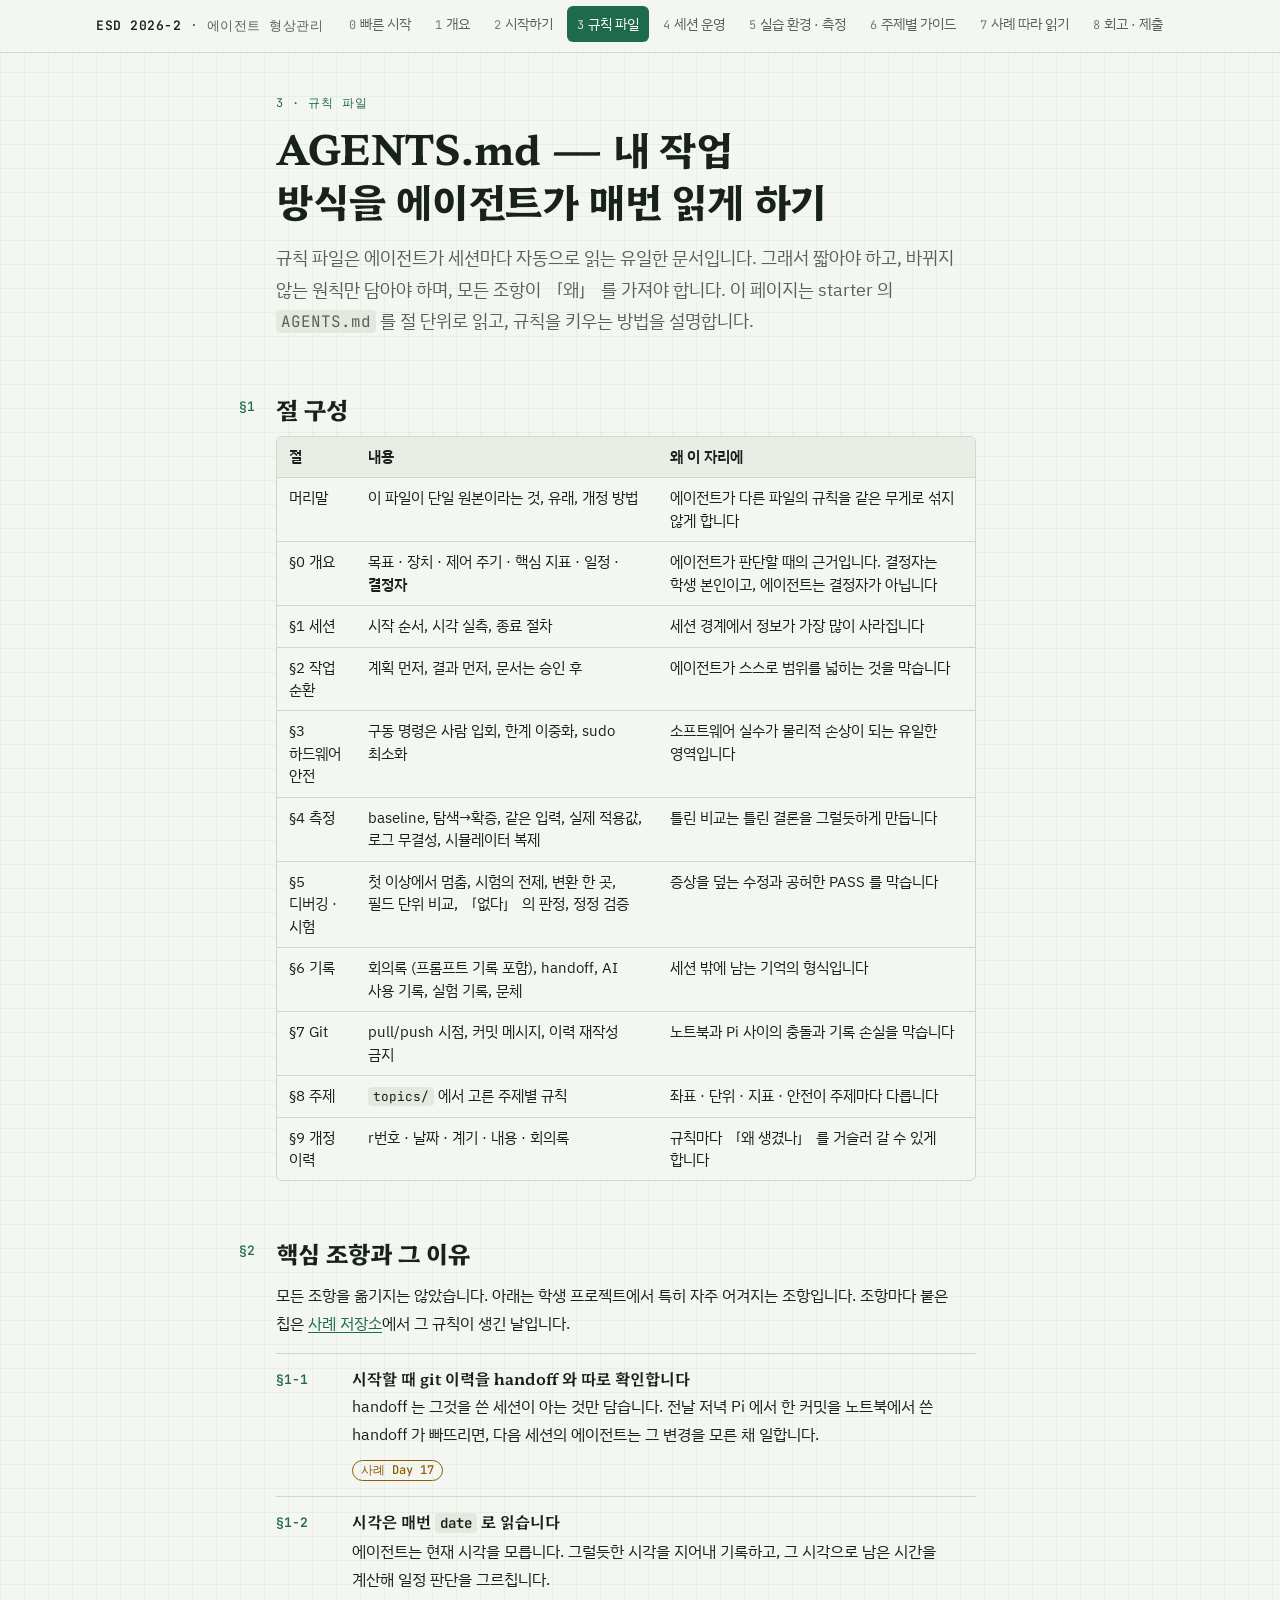
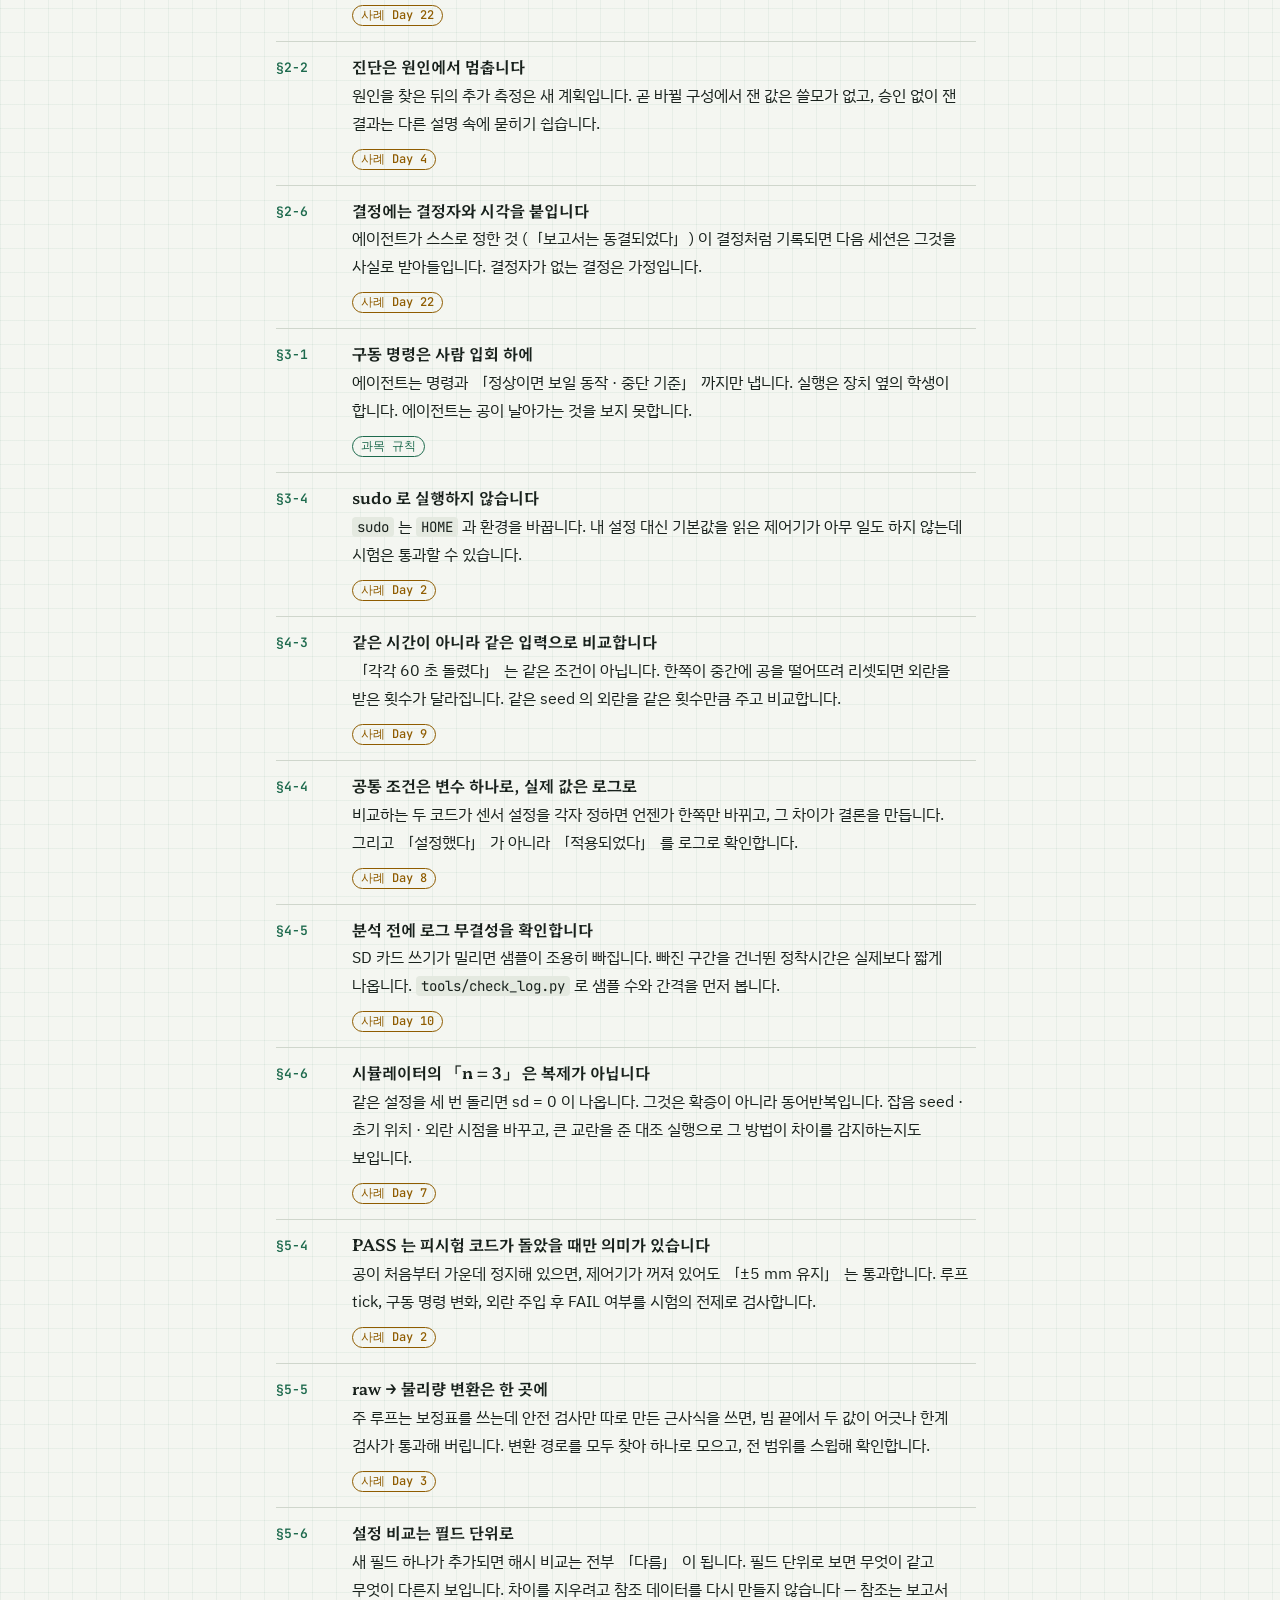
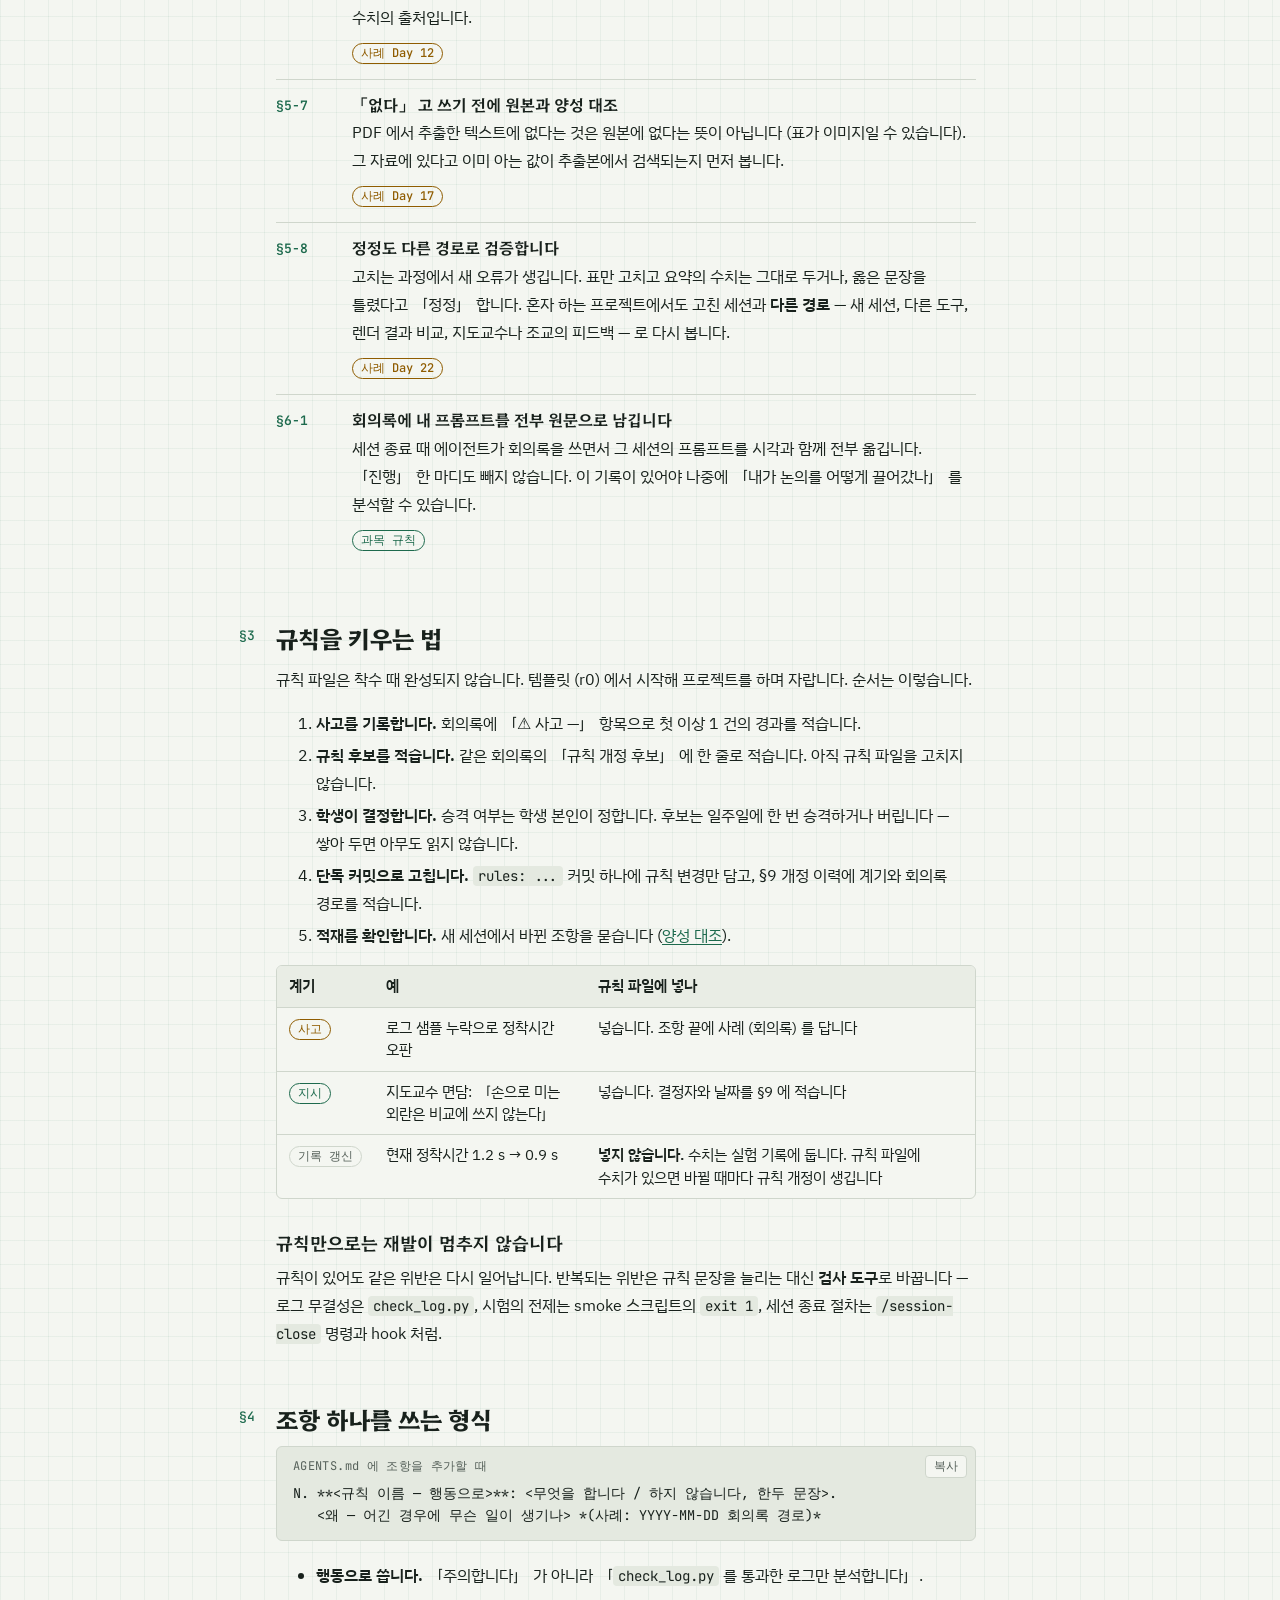
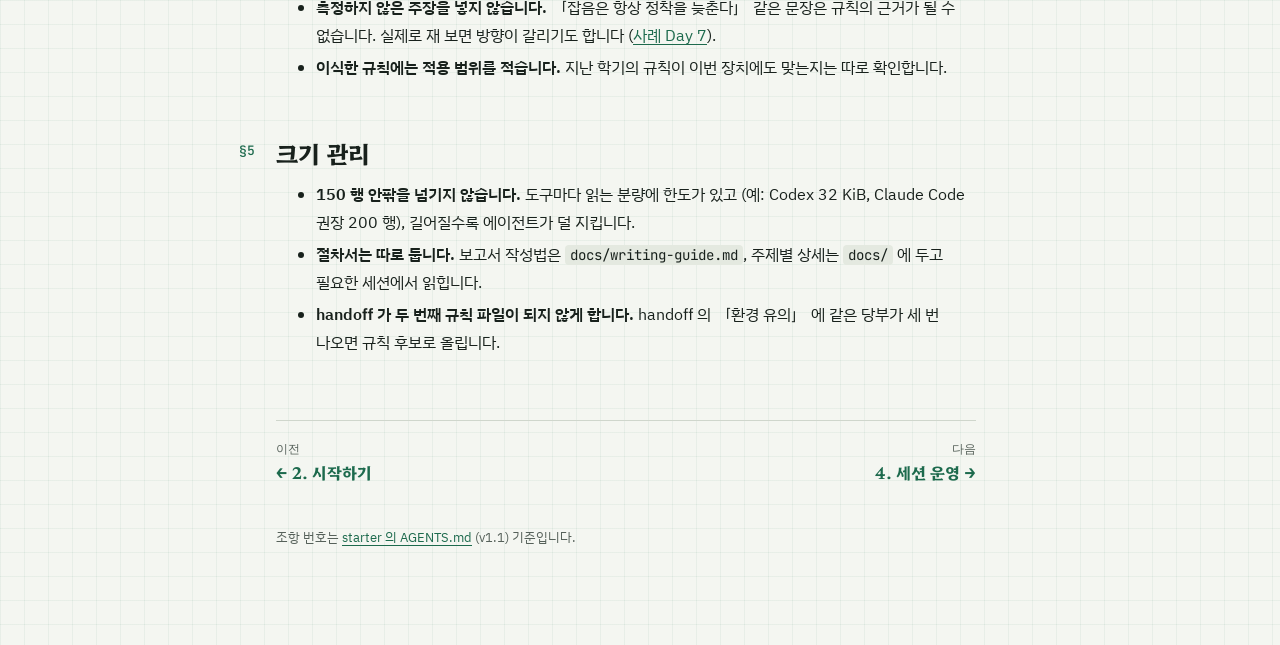
<file: rules.html>
<!doctype html>
<html lang="ko">
<head>
<meta charset="utf-8">
<meta name="viewport" content="width=device-width, initial-scale=1, viewport-fit=cover">
<title>규칙 파일 · 에이전트 형상관리</title>
<meta name="description" content="AGENTS.md 의 각 절이 왜 있는지, 규칙을 사고에서 키우고 관리하는 방법">
<link rel="preconnect" href="https://fonts.googleapis.com">
<link rel="preconnect" href="https://fonts.gstatic.com" crossorigin>
<link rel="stylesheet" href="https://fonts.googleapis.com/css2?family=Hahmlet:wght@500;600;700&family=IBM+Plex+Sans+KR:wght@400;500;600&family=JetBrains+Mono:wght@400;500;600&display=swap">
<link rel="stylesheet" href="assets/style.css">
<script src="assets/site.js" defer></script>
</head>
<body>
<header class="topbar"><div class="topbar-inner">
  <a class="brand" href="index.html"><b>ESD 2026-2</b> · 에이전트 형상관리</a>
  <nav class="nav" aria-label="튜토리얼 페이지"><ol>
    <li><a href="start.html"><span class="n">0</span>빠른 시작</a></li>
    <li><a href="index.html"><span class="n">1</span>개요</a></li>
    <li><a href="setup.html"><span class="n">2</span>시작하기</a></li>
    <li><a href="rules.html" aria-current="page"><span class="n">3</span>규칙 파일</a></li>
    <li><a href="session.html"><span class="n">4</span>세션 운영</a></li>
    <li><a href="lab.html"><span class="n">5</span>실습 환경 · 측정</a></li>
    <li><a href="topics.html"><span class="n">6</span>주제별 가이드</a></li>
    <li><a href="case.html"><span class="n">7</span>사례 따라 읽기</a></li>
    <li><a href="submit.html"><span class="n">8</span>회고 · 제출</a></li>
    <li><a href="terms.html"><span class="n">∗</span>용어</a></li>
  </ol></nav>
</div></header>

<main class="page"><div class="col">

<header class="lead">
  <p class="eyebrow">3 · 규칙 파일</p>
  <h1>AGENTS.md — 내 작업 방식을 에이전트가 매번 읽게 하기</h1>
  <p class="lede">규칙 파일은 에이전트가 세션마다 자동으로 읽는 유일한 문서입니다. 그래서 짧아야 하고, 바뀌지 않는 원칙만 담아야 하며,
  모든 조항이 「왜」 를 가져야 합니다. 이 페이지는 starter 의 <code>AGENTS.md</code> 를 절 단위로 읽고, 규칙을 키우는 방법을 설명합니다.</p>
</header>

<h2 id="layout"><span class="sec">§1</span>절 구성</h2>
<div class="table-wrap"><table>
  <thead><tr><th>절</th><th>내용</th><th>왜 이 자리에</th></tr></thead>
  <tbody>
    <tr><td>머리말</td><td>이 파일이 단일 원본이라는 것, 유래, 개정 방법</td><td>에이전트가 다른 파일의 규칙을 같은 무게로 섞지 않게 합니다</td></tr>
    <tr><td>§0 개요</td><td>목표 · 장치 · 제어 주기 · 핵심 지표 · 일정 · <strong>결정자</strong></td><td>에이전트가 판단할 때의 근거입니다. 결정자는 학생 본인이고, 에이전트는 결정자가 아닙니다</td></tr>
    <tr><td>§1 세션</td><td>시작 순서, 시각 실측, 종료 절차</td><td>세션 경계에서 정보가 가장 많이 사라집니다</td></tr>
    <tr><td>§2 작업 순환</td><td>계획 먼저, 결과 먼저, 문서는 승인 후</td><td>에이전트가 스스로 범위를 넓히는 것을 막습니다</td></tr>
    <tr><td>§3 하드웨어 안전</td><td>구동 명령은 사람 입회, 한계 이중화, sudo 최소화</td><td>소프트웨어 실수가 물리적 손상이 되는 유일한 영역입니다</td></tr>
    <tr><td>§4 측정</td><td>baseline, 탐색→확증, 같은 입력, 실제 적용값, 로그 무결성, 시뮬레이터 복제</td><td>틀린 비교는 틀린 결론을 그럴듯하게 만듭니다</td></tr>
    <tr><td>§5 디버깅 · 시험</td><td>첫 이상에서 멈춤, 시험의 전제, 변환 한 곳, 필드 단위 비교, 「없다」 의 판정, 정정 검증</td><td>증상을 덮는 수정과 공허한 PASS 를 막습니다</td></tr>
    <tr><td>§6 기록</td><td>회의록 (프롬프트 기록 포함), handoff, AI 사용 기록, 실험 기록, 문체</td><td>세션 밖에 남는 기억의 형식입니다</td></tr>
    <tr><td>§7 Git</td><td>pull/push 시점, 커밋 메시지, 이력 재작성 금지</td><td>노트북과 Pi 사이의 충돌과 기록 손실을 막습니다</td></tr>
    <tr><td>§8 주제</td><td><code>topics/</code> 에서 고른 주제별 규칙</td><td>좌표 · 단위 · 지표 · 안전이 주제마다 다릅니다</td></tr>
    <tr><td>§9 개정 이력</td><td>r번호 · 날짜 · 계기 · 내용 · 회의록</td><td>규칙마다 「왜 생겼나」 를 거슬러 갈 수 있게 합니다</td></tr>
  </tbody>
</table></div>

<h2 id="core"><span class="sec">§2</span>핵심 조항과 그 이유</h2>
<p>모든 조항을 옮기지는 않았습니다. 아래는 학생 프로젝트에서 특히 자주 어겨지는 조항입니다. 조항마다 붙은 칩은 <a href="case.html">사례 저장소</a>에서 그 규칙이 생긴 날입니다.</p>

<div class="rule"><span class="ref">§1-1</span><div>
  <h3>시작할 때 git 이력을 handoff 와 따로 확인합니다</h3>
  <p>handoff 는 그것을 쓴 세션이 아는 것만 담습니다. 전날 저녁 Pi 에서 한 커밋을 노트북에서 쓴 handoff 가 빠뜨리면, 다음 세션의 에이전트는 그 변경을 모른 채 일합니다.</p>
  <p><a class="chip incident" href="case.html#day17">사례 Day 17</a></p>
</div></div>
<div class="rule"><span class="ref">§1-2</span><div>
  <h3>시각은 매번 <code>date</code> 로 읽습니다</h3>
  <p>에이전트는 현재 시각을 모릅니다. 그럴듯한 시각을 지어내 기록하고, 그 시각으로 남은 시간을 계산해 일정 판단을 그르칩니다.</p>
  <p><a class="chip incident" href="case.html#day22">사례 Day 22</a></p>
</div></div>
<div class="rule"><span class="ref">§2-2</span><div>
  <h3>진단은 원인에서 멈춥니다</h3>
  <p>원인을 찾은 뒤의 추가 측정은 새 계획입니다. 곧 바뀔 구성에서 잰 값은 쓸모가 없고, 승인 없이 잰 결과는 다른 설명 속에 묻히기 쉽습니다.</p>
  <p><a class="chip incident" href="case.html#day04">사례 Day 4</a></p>
</div></div>
<div class="rule"><span class="ref">§2-6</span><div>
  <h3>결정에는 결정자와 시각을 붙입니다</h3>
  <p>에이전트가 스스로 정한 것 (「보고서는 동결되었다」) 이 결정처럼 기록되면 다음 세션은 그것을 사실로 받아들입니다. 결정자가 없는 결정은 가정입니다.</p>
  <p><a class="chip incident" href="case.html#day22">사례 Day 22</a></p>
</div></div>
<div class="rule"><span class="ref">§3-1</span><div>
  <h3>구동 명령은 사람 입회 하에</h3>
  <p>에이전트는 명령과 「정상이면 보일 동작 · 중단 기준」 까지만 냅니다. 실행은 장치 옆의 학생이 합니다. 에이전트는 공이 날아가는 것을 보지 못합니다.</p>
  <p><span class="chip directive">과목 규칙</span></p>
</div></div>
<div class="rule"><span class="ref">§3-4</span><div>
  <h3>sudo 로 실행하지 않습니다</h3>
  <p><code>sudo</code> 는 <code>HOME</code> 과 환경을 바꿉니다. 내 설정 대신 기본값을 읽은 제어기가 아무 일도 하지 않는데 시험은 통과할 수 있습니다.</p>
  <p><a class="chip incident" href="case.html#day02">사례 Day 2</a></p>
</div></div>
<div class="rule"><span class="ref">§4-3</span><div>
  <h3>같은 시간이 아니라 같은 입력으로 비교합니다</h3>
  <p>「각각 60 초 돌렸다」 는 같은 조건이 아닙니다. 한쪽이 중간에 공을 떨어뜨려 리셋되면 외란을 받은 횟수가 달라집니다. 같은 seed 의 외란을 같은 횟수만큼 주고 비교합니다.</p>
  <p><a class="chip incident" href="case.html#day09">사례 Day 9</a></p>
</div></div>
<div class="rule"><span class="ref">§4-4</span><div>
  <h3>공통 조건은 변수 하나로, 실제 값은 로그로</h3>
  <p>비교하는 두 코드가 센서 설정을 각자 정하면 언젠가 한쪽만 바뀌고, 그 차이가 결론을 만듭니다. 그리고 「설정했다」 가 아니라 「적용되었다」 를 로그로 확인합니다.</p>
  <p><a class="chip incident" href="case.html#day08">사례 Day 8</a></p>
</div></div>
<div class="rule"><span class="ref">§4-5</span><div>
  <h3>분석 전에 로그 무결성을 확인합니다</h3>
  <p>SD 카드 쓰기가 밀리면 샘플이 조용히 빠집니다. 빠진 구간을 건너뛴 정착시간은 실제보다 짧게 나옵니다. <code>tools/check_log.py</code> 로 샘플 수와 간격을 먼저 봅니다.</p>
  <p><a class="chip incident" href="case.html#day10">사례 Day 10</a></p>
</div></div>
<div class="rule"><span class="ref">§4-6</span><div>
  <h3>시뮬레이터의 「n = 3」 은 복제가 아닙니다</h3>
  <p>같은 설정을 세 번 돌리면 sd = 0 이 나옵니다. 그것은 확증이 아니라 동어반복입니다. 잡음 seed · 초기 위치 · 외란 시점을 바꾸고, 큰 교란을 준 대조 실행으로 그 방법이 차이를 감지하는지도 보입니다.</p>
  <p><a class="chip incident" href="case.html#day07">사례 Day 7</a></p>
</div></div>
<div class="rule"><span class="ref">§5-4</span><div>
  <h3>PASS 는 피시험 코드가 돌았을 때만 의미가 있습니다</h3>
  <p>공이 처음부터 가운데 정지해 있으면, 제어기가 꺼져 있어도 「±5 mm 유지」 는 통과합니다. 루프 tick, 구동 명령 변화, 외란 주입 후 FAIL 여부를 시험의 전제로 검사합니다.</p>
  <p><a class="chip incident" href="case.html#day02">사례 Day 2</a></p>
</div></div>
<div class="rule"><span class="ref">§5-5</span><div>
  <h3>raw → 물리량 변환은 한 곳에</h3>
  <p>주 루프는 보정표를 쓰는데 안전 검사만 따로 만든 근사식을 쓰면, 빔 끝에서 두 값이 어긋나 한계 검사가 통과해 버립니다. 변환 경로를 모두 찾아 하나로 모으고, 전 범위를 스윕해 확인합니다.</p>
  <p><a class="chip incident" href="case.html#day03">사례 Day 3</a></p>
</div></div>
<div class="rule"><span class="ref">§5-6</span><div>
  <h3>설정 비교는 필드 단위로</h3>
  <p>새 필드 하나가 추가되면 해시 비교는 전부 「다름」 이 됩니다. 필드 단위로 보면 무엇이 같고 무엇이 다른지 보입니다. 차이를 지우려고 참조 데이터를 다시 만들지 않습니다 — 참조는 보고서 수치의 출처입니다.</p>
  <p><a class="chip incident" href="case.html#day12">사례 Day 12</a></p>
</div></div>
<div class="rule"><span class="ref">§5-7</span><div>
  <h3>「없다」 고 쓰기 전에 원본과 양성 대조</h3>
  <p>PDF 에서 추출한 텍스트에 없다는 것은 원본에 없다는 뜻이 아닙니다 (표가 이미지일 수 있습니다). 그 자료에 있다고 이미 아는 값이 추출본에서 검색되는지 먼저 봅니다.</p>
  <p><a class="chip incident" href="case.html#day17">사례 Day 17</a></p>
</div></div>
<div class="rule"><span class="ref">§5-8</span><div>
  <h3>정정도 다른 경로로 검증합니다</h3>
  <p>고치는 과정에서 새 오류가 생깁니다. 표만 고치고 요약의 수치는 그대로 두거나, 옳은 문장을 틀렸다고 「정정」 합니다. 혼자 하는 프로젝트에서도 고친 세션과 <strong>다른 경로</strong> — 새 세션, 다른 도구, 렌더 결과 비교, 지도교수나 조교의 피드백 — 로 다시 봅니다.</p>
  <p><a class="chip incident" href="case.html#day22">사례 Day 22</a></p>
</div></div>
<div class="rule"><span class="ref">§6-1</span><div>
  <h3>회의록에 내 프롬프트를 전부 원문으로 남깁니다</h3>
  <p>세션 종료 때 에이전트가 회의록을 쓰면서 그 세션의 프롬프트를 시각과 함께 전부 옮깁니다. 「진행」 한 마디도 빼지 않습니다. 이 기록이 있어야 나중에 「내가 논의를 어떻게 끌어갔나」 를 분석할 수 있습니다.</p>
  <p><span class="chip directive">과목 규칙</span></p>
</div></div>

<h2 id="grow"><span class="sec">§3</span>규칙을 키우는 법</h2>
<p>규칙 파일은 착수 때 완성되지 않습니다. 템플릿 (r0) 에서 시작해 프로젝트를 하며 자랍니다. 순서는 이렇습니다.</p>
<ol>
  <li><strong>사고를 기록합니다.</strong> 회의록에 「⚠ 사고 —」 항목으로 첫 이상 1 건의 경과를 적습니다.</li>
  <li><strong>규칙 후보를 적습니다.</strong> 같은 회의록의 「규칙 개정 후보」 에 한 줄로 적습니다. 아직 규칙 파일을 고치지 않습니다.</li>
  <li><strong>학생이 결정합니다.</strong> 승격 여부는 학생 본인이 정합니다. 후보는 일주일에 한 번 승격하거나 버립니다 — 쌓아 두면 아무도 읽지 않습니다.</li>
  <li><strong>단독 커밋으로 고칩니다.</strong> <code>rules: ...</code> 커밋 하나에 규칙 변경만 담고, §9 개정 이력에 계기와 회의록 경로를 적습니다.</li>
  <li><strong>적재를 확인합니다.</strong> 새 세션에서 바뀐 조항을 묻습니다 (<a href="setup.html#verify">양성 대조</a>).</li>
</ol>
<div class="table-wrap"><table>
  <thead><tr><th>계기</th><th>예</th><th>규칙 파일에 넣나</th></tr></thead>
  <tbody>
    <tr><td><span class="chip incident">사고</span></td><td>로그 샘플 누락으로 정착시간 오판</td><td>넣습니다. 조항 끝에 사례 (회의록) 를 답니다</td></tr>
    <tr><td><span class="chip directive">지시</span></td><td>지도교수 면담: 「손으로 미는 외란은 비교에 쓰지 않는다」</td><td>넣습니다. 결정자와 날짜를 §9 에 적습니다</td></tr>
    <tr><td><span class="chip">기록 갱신</span></td><td>현재 정착시간 1.2 s → 0.9 s</td><td><strong>넣지 않습니다.</strong> 수치는 실험 기록에 둡니다. 규칙 파일에 수치가 있으면 바뀔 때마다 규칙 개정이 생깁니다</td></tr>
  </tbody>
</table></div>

<h3 id="limits">규칙만으로는 재발이 멈추지 않습니다</h3>
<p>규칙이 있어도 같은 위반은 다시 일어납니다. 반복되는 위반은 규칙 문장을 늘리는 대신 <strong>검사 도구</strong>로 바꿉니다 —
로그 무결성은 <code>check_log.py</code>, 시험의 전제는 smoke 스크립트의 <code>exit 1</code>, 세션 종료 절차는 <code>/session-close</code> 명령과 hook 처럼.</p>

<h2 id="write"><span class="sec">§4</span>조항 하나를 쓰는 형식</h2>
<pre data-file="AGENTS.md 에 조항을 추가할 때"><code>N. **&lt;규칙 이름 — 행동으로&gt;**: &lt;무엇을 합니다 / 하지 않습니다, 한두 문장&gt;.
   &lt;왜 — 어긴 경우에 무슨 일이 생기나&gt; *(사례: YYYY-MM-DD 회의록 경로)*</code></pre>
<ul>
  <li><strong>행동으로 씁니다.</strong> 「주의합니다」 가 아니라 「<code>check_log.py</code> 를 통과한 로그만 분석합니다」.</li>
  <li><strong>측정하지 않은 주장을 넣지 않습니다.</strong> 「잡음은 항상 정착을 늦춘다」 같은 문장은 규칙의 근거가 될 수 없습니다. 실제로 재 보면 방향이 갈리기도 합니다 (<a href="case.html#day07">사례 Day 7</a>).</li>
  <li><strong>이식한 규칙에는 적용 범위를 적습니다.</strong> 지난 학기의 규칙이 이번 장치에도 맞는지는 따로 확인합니다.</li>
</ul>

<h2 id="size"><span class="sec">§5</span>크기 관리</h2>
<ul>
  <li><strong>150 행 안팎을 넘기지 않습니다.</strong> 도구마다 읽는 분량에 한도가 있고 (예: Codex 32 KiB, Claude Code 권장 200 행), 길어질수록 에이전트가 덜 지킵니다.</li>
  <li><strong>절차서는 따로 둡니다.</strong> 보고서 작성법은 <code>docs/writing-guide.md</code>, 주제별 상세는 <code>docs/</code> 에 두고 필요한 세션에서 읽힙니다.</li>
  <li><strong>handoff 가 두 번째 규칙 파일이 되지 않게 합니다.</strong> handoff 의 「환경 유의」 에 같은 당부가 세 번 나오면 규칙 후보로 올립니다.</li>
</ul>

<div class="pager">
  <a href="setup.html"><span>이전</span><b>← 2. 시작하기</b></a>
  <a class="next" href="session.html"><span>다음</span><b>4. 세션 운영 →</b></a>
</div>

<footer class="site"><p>조항 번호는 <a href="https://github.com/yongsoojoo/esd2026-starter/blob/main/AGENTS.md">starter 의 AGENTS.md</a> (v1.1) 기준입니다.</p></footer>

</div></main>
</body>
</html>
</file>
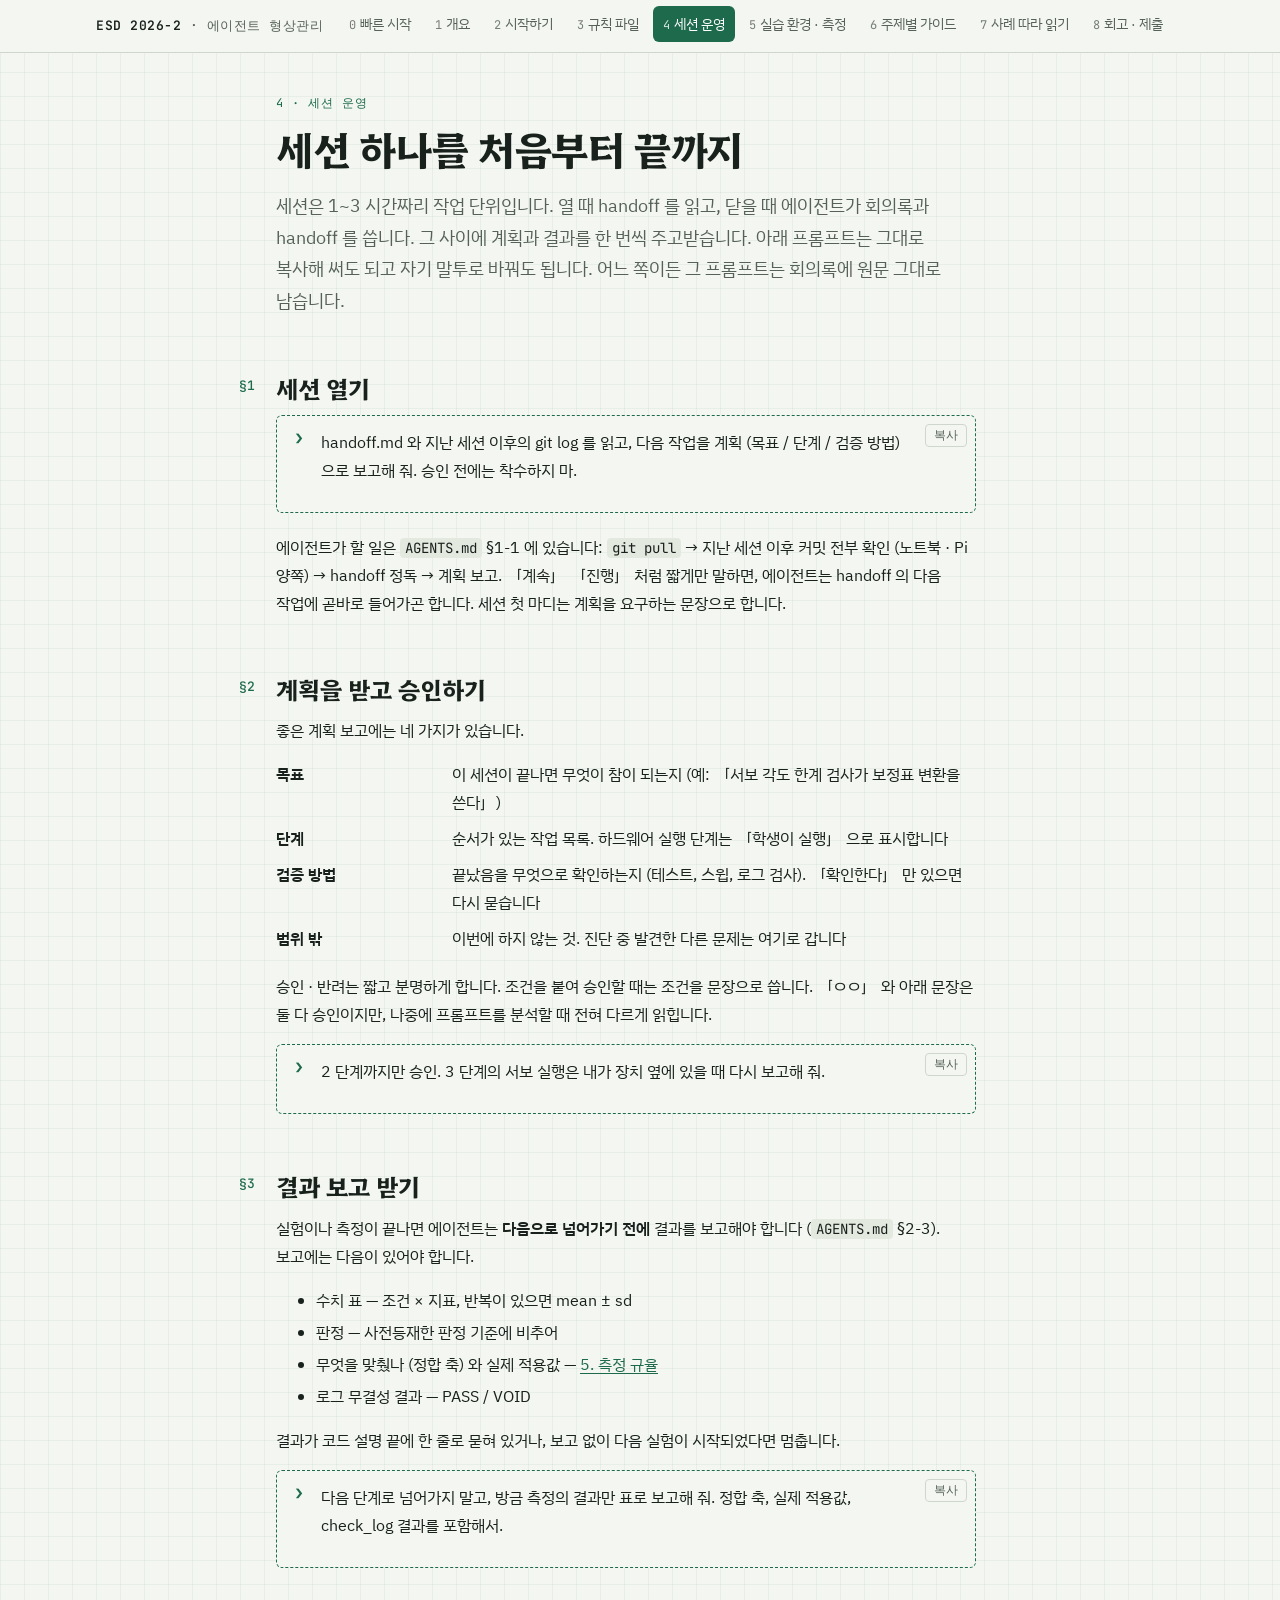
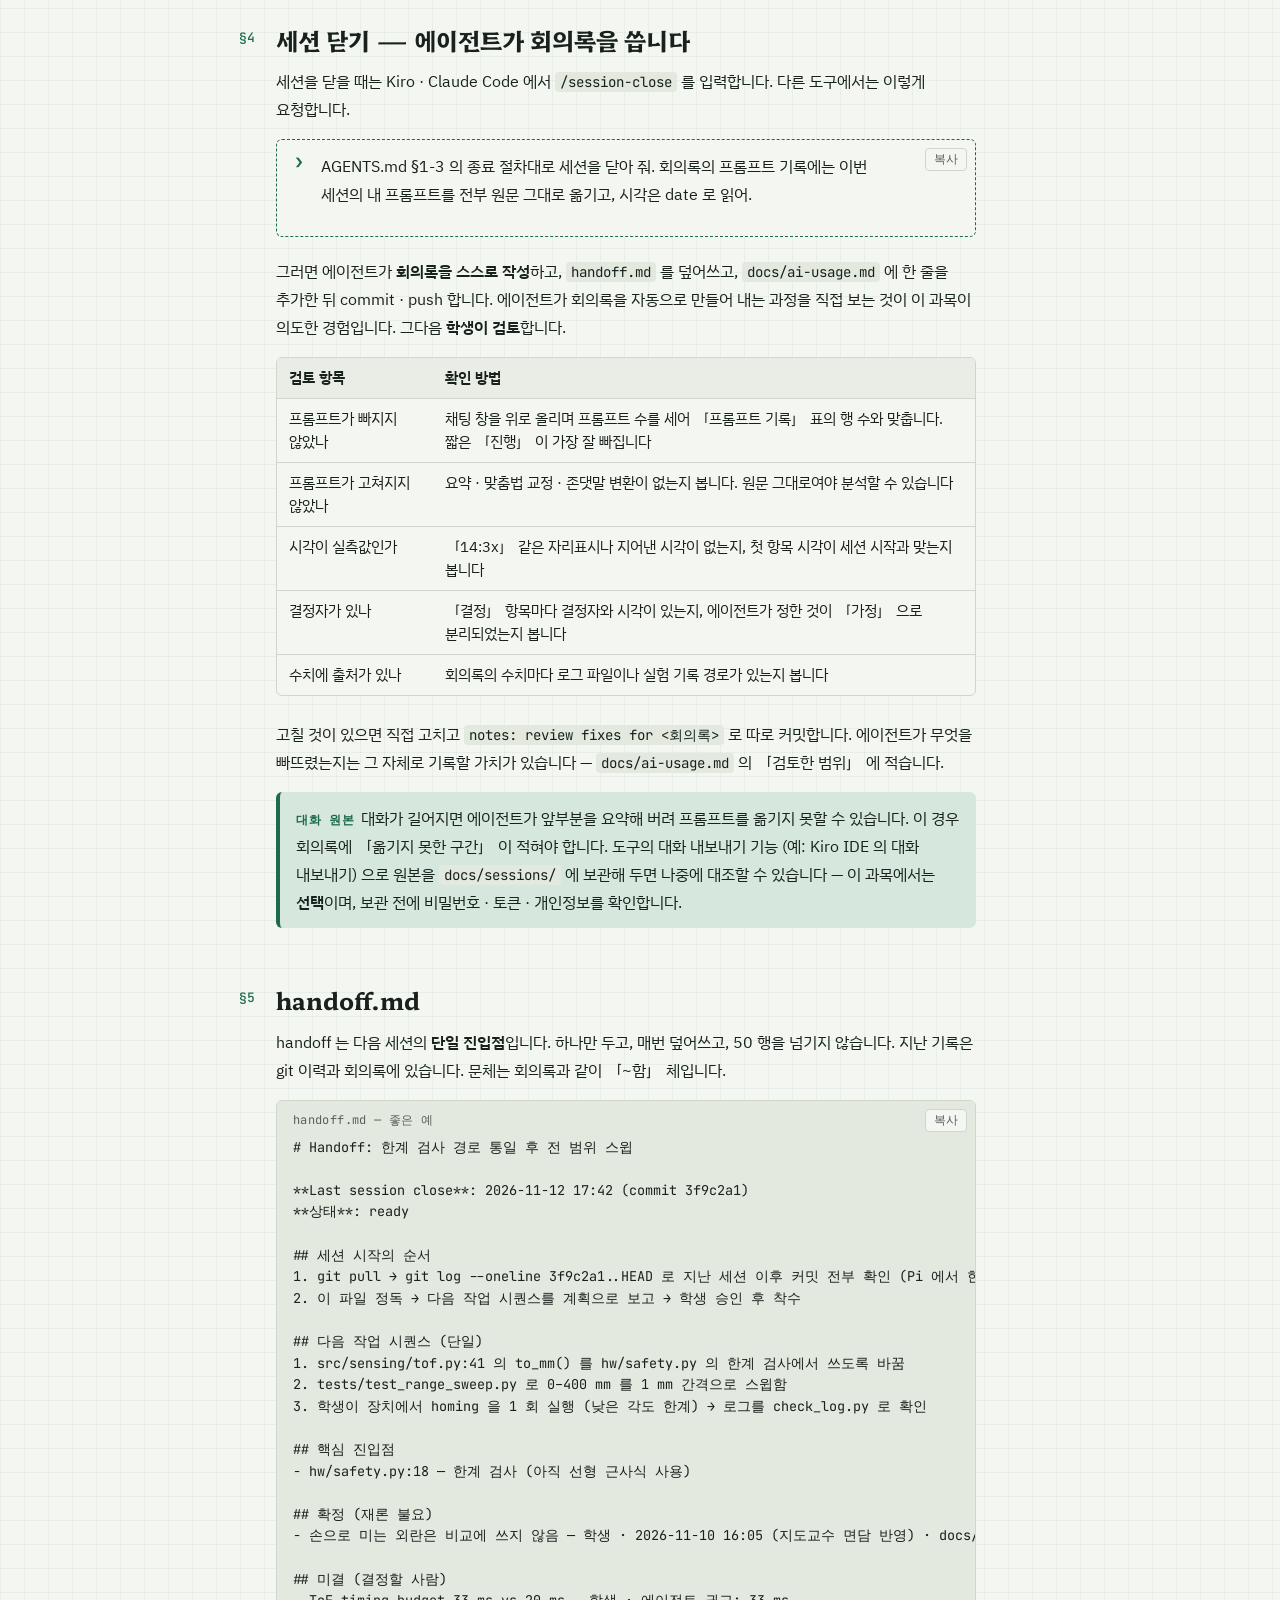
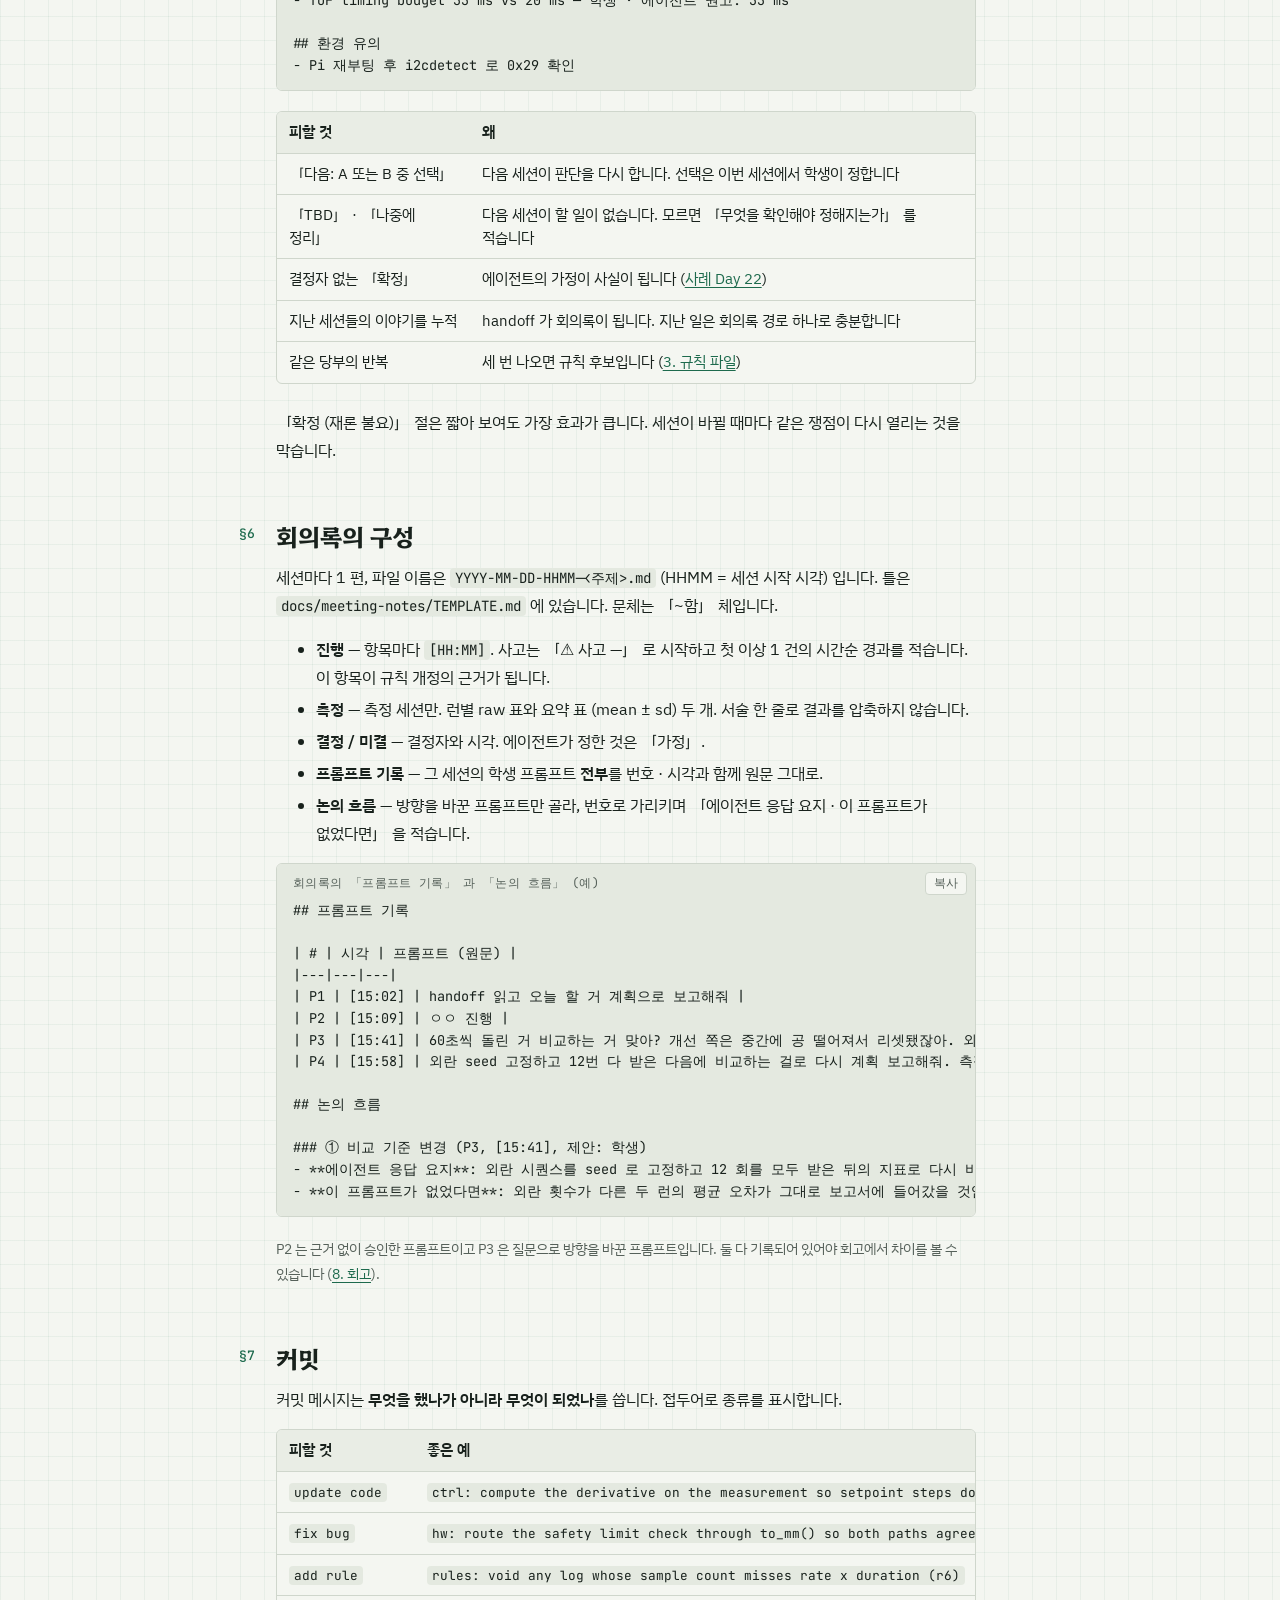
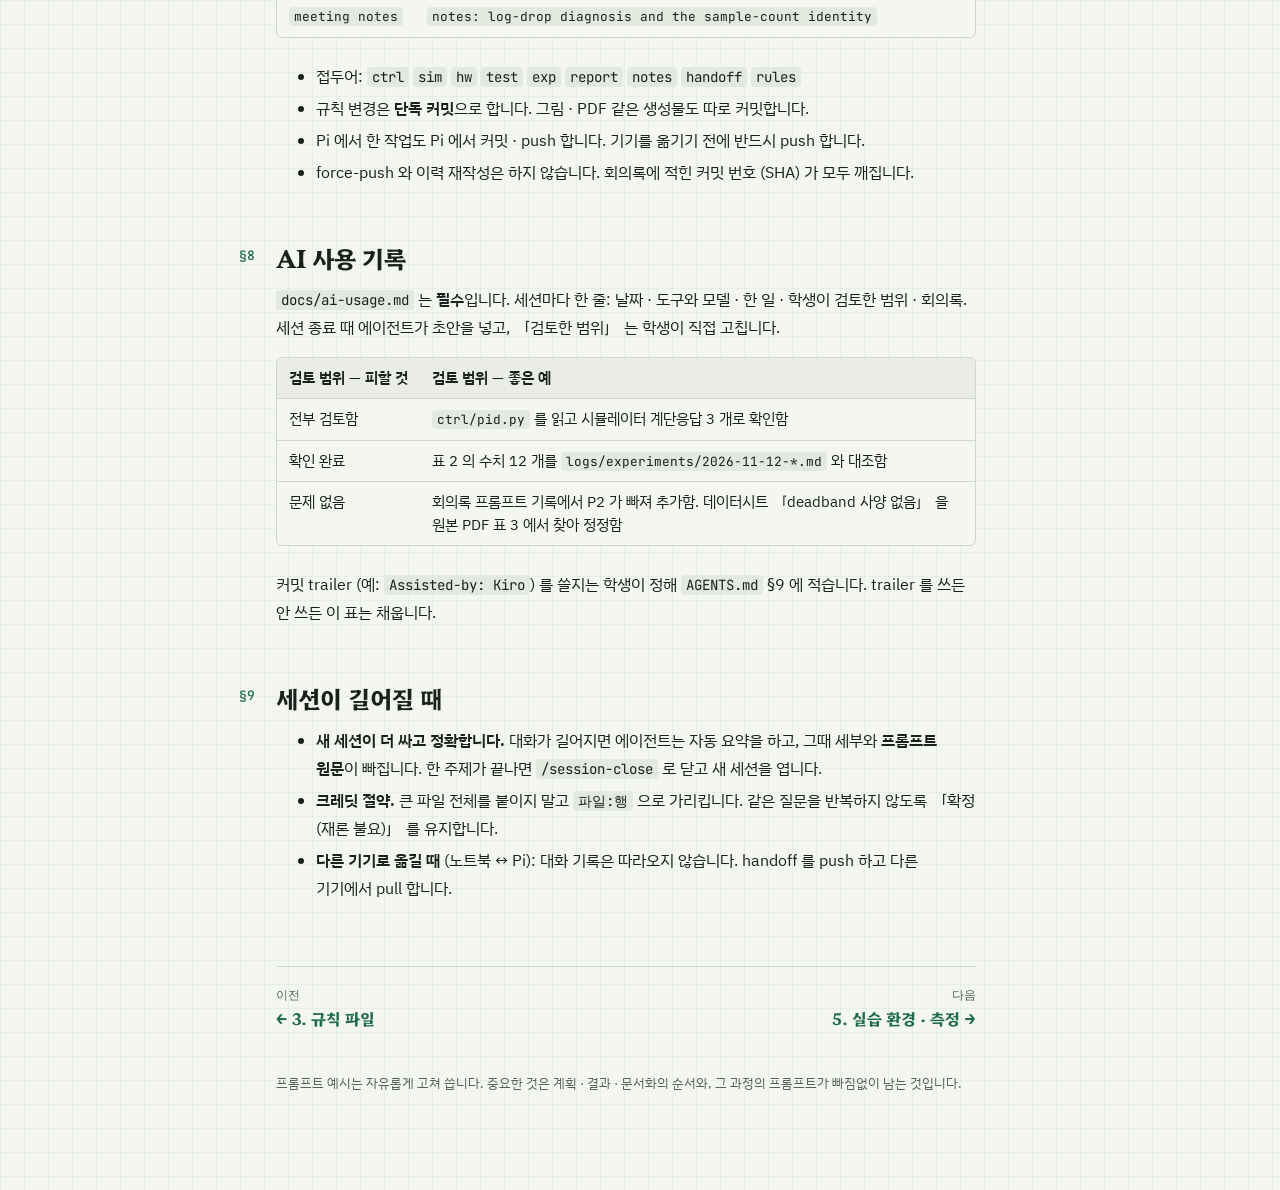
<file: session.html>
<!doctype html>
<html lang="ko">
<head>
<meta charset="utf-8">
<meta name="viewport" content="width=device-width, initial-scale=1, viewport-fit=cover">
<title>세션 운영 · 에이전트 형상관리</title>
<meta name="description" content="세션을 열고 닫는 법, 계획과 결과 보고를 주고받는 법, 에이전트가 쓴 회의록 검토, handoff · 커밋 · AI 사용 기록">
<link rel="preconnect" href="https://fonts.googleapis.com">
<link rel="preconnect" href="https://fonts.gstatic.com" crossorigin>
<link rel="stylesheet" href="https://fonts.googleapis.com/css2?family=Hahmlet:wght@500;600;700&family=IBM+Plex+Sans+KR:wght@400;500;600&family=JetBrains+Mono:wght@400;500;600&display=swap">
<link rel="stylesheet" href="assets/style.css">
<script src="assets/site.js" defer></script>
</head>
<body>
<header class="topbar"><div class="topbar-inner">
  <a class="brand" href="index.html"><b>ESD 2026-2</b> · 에이전트 형상관리</a>
  <nav class="nav" aria-label="튜토리얼 페이지"><ol>
    <li><a href="start.html"><span class="n">0</span>빠른 시작</a></li>
    <li><a href="index.html"><span class="n">1</span>개요</a></li>
    <li><a href="setup.html"><span class="n">2</span>시작하기</a></li>
    <li><a href="rules.html"><span class="n">3</span>규칙 파일</a></li>
    <li><a href="session.html" aria-current="page"><span class="n">4</span>세션 운영</a></li>
    <li><a href="lab.html"><span class="n">5</span>실습 환경 · 측정</a></li>
    <li><a href="topics.html"><span class="n">6</span>주제별 가이드</a></li>
    <li><a href="case.html"><span class="n">7</span>사례 따라 읽기</a></li>
    <li><a href="submit.html"><span class="n">8</span>회고 · 제출</a></li>
    <li><a href="terms.html"><span class="n">∗</span>용어</a></li>
  </ol></nav>
</div></header>

<main class="page"><div class="col">

<header class="lead">
  <p class="eyebrow">4 · 세션 운영</p>
  <h1>세션 하나를 처음부터 끝까지</h1>
  <p class="lede">세션은 1~3 시간짜리 작업 단위입니다. 열 때 handoff 를 읽고, 닫을 때 에이전트가 회의록과 handoff 를 씁니다. 그 사이에 계획과 결과를 한 번씩 주고받습니다.
  아래 프롬프트는 그대로 복사해 써도 되고 자기 말투로 바꿔도 됩니다. 어느 쪽이든 그 프롬프트는 회의록에 원문 그대로 남습니다.</p>
</header>

<h2 id="open"><span class="sec">§1</span>세션 열기</h2>
<div class="prompt"><p>handoff.md 와 지난 세션 이후의 git log 를 읽고, 다음 작업을 계획 (목표 / 단계 / 검증 방법) 으로 보고해 줘. 승인 전에는 착수하지 마.</p></div>
<p>에이전트가 할 일은 <code>AGENTS.md</code> §1-1 에 있습니다: <code>git pull</code> → 지난 세션 이후 커밋 전부 확인 (노트북 · Pi 양쪽) → handoff 정독 → 계획 보고.
「계속」 「진행」 처럼 짧게만 말하면, 에이전트는 handoff 의 다음 작업에 곧바로 들어가곤 합니다. 세션 첫 마디는 계획을 요구하는 문장으로 합니다.</p>

<h2 id="plan"><span class="sec">§2</span>계획을 받고 승인하기</h2>
<p>좋은 계획 보고에는 네 가지가 있습니다.</p>
<dl class="kv">
  <dt>목표</dt><dd>이 세션이 끝나면 무엇이 참이 되는지 (예: 「서보 각도 한계 검사가 보정표 변환을 쓴다」)</dd>
  <dt>단계</dt><dd>순서가 있는 작업 목록. 하드웨어 실행 단계는 「학생이 실행」 으로 표시합니다</dd>
  <dt>검증 방법</dt><dd>끝났음을 무엇으로 확인하는지 (테스트, 스윕, 로그 검사). 「확인한다」 만 있으면 다시 묻습니다</dd>
  <dt>범위 밖</dt><dd>이번에 하지 않는 것. 진단 중 발견한 다른 문제는 여기로 갑니다</dd>
</dl>
<p>승인 · 반려는 짧고 분명하게 합니다. 조건을 붙여 승인할 때는 조건을 문장으로 씁니다. 「ㅇㅇ」 와 아래 문장은 둘 다 승인이지만, 나중에 프롬프트를 분석할 때 전혀 다르게 읽힙니다.</p>
<div class="prompt"><p>2 단계까지만 승인. 3 단계의 서보 실행은 내가 장치 옆에 있을 때 다시 보고해 줘.</p></div>

<h2 id="report"><span class="sec">§3</span>결과 보고 받기</h2>
<p>실험이나 측정이 끝나면 에이전트는 <strong>다음으로 넘어가기 전에</strong> 결과를 보고해야 합니다 (<code>AGENTS.md</code> §2-3). 보고에는 다음이 있어야 합니다.</p>
<ul>
  <li>수치 표 — 조건 × 지표, 반복이 있으면 mean ± sd</li>
  <li>판정 — 사전등재한 판정 기준에 비추어</li>
  <li>무엇을 맞췄나 (정합 축) 와 실제 적용값 — <a href="lab.html#measure">5. 측정 규율</a></li>
  <li>로그 무결성 결과 — PASS / VOID</li>
</ul>
<p>결과가 코드 설명 끝에 한 줄로 묻혀 있거나, 보고 없이 다음 실험이 시작되었다면 멈춥니다.</p>
<div class="prompt"><p>다음 단계로 넘어가지 말고, 방금 측정의 결과만 표로 보고해 줘. 정합 축, 실제 적용값, check_log 결과를 포함해서.</p></div>

<h2 id="close"><span class="sec">§4</span>세션 닫기 — 에이전트가 회의록을 씁니다</h2>
<p>세션을 닫을 때는 Kiro · Claude Code 에서 <code>/session-close</code> 를 입력합니다. 다른 도구에서는 이렇게 요청합니다.</p>
<div class="prompt"><p>AGENTS.md §1-3 의 종료 절차대로 세션을 닫아 줘. 회의록의 프롬프트 기록에는 이번 세션의 내 프롬프트를 전부 원문 그대로 옮기고, 시각은 date 로 읽어.</p></div>
<p>그러면 에이전트가 <strong>회의록을 스스로 작성</strong>하고, <code>handoff.md</code> 를 덮어쓰고, <code>docs/ai-usage.md</code> 에 한 줄을 추가한 뒤 commit · push 합니다.
에이전트가 회의록을 자동으로 만들어 내는 과정을 직접 보는 것이 이 과목이 의도한 경험입니다. 그다음 <strong>학생이 검토</strong>합니다.</p>
<div class="table-wrap"><table>
  <thead><tr><th>검토 항목</th><th>확인 방법</th></tr></thead>
  <tbody>
    <tr><td>프롬프트가 빠지지 않았나</td><td>채팅 창을 위로 올리며 프롬프트 수를 세어 「프롬프트 기록」 표의 행 수와 맞춥니다. 짧은 「진행」 이 가장 잘 빠집니다</td></tr>
    <tr><td>프롬프트가 고쳐지지 않았나</td><td>요약 · 맞춤법 교정 · 존댓말 변환이 없는지 봅니다. 원문 그대로여야 분석할 수 있습니다</td></tr>
    <tr><td>시각이 실측값인가</td><td>「14:3x」 같은 자리표시나 지어낸 시각이 없는지, 첫 항목 시각이 세션 시작과 맞는지 봅니다</td></tr>
    <tr><td>결정자가 있나</td><td>「결정」 항목마다 결정자와 시각이 있는지, 에이전트가 정한 것이 「가정」 으로 분리되었는지 봅니다</td></tr>
    <tr><td>수치에 출처가 있나</td><td>회의록의 수치마다 로그 파일이나 실험 기록 경로가 있는지 봅니다</td></tr>
  </tbody>
</table></div>
<p>고칠 것이 있으면 직접 고치고 <code>notes: review fixes for &lt;회의록&gt;</code> 로 따로 커밋합니다. 에이전트가 무엇을 빠뜨렸는지는 그 자체로 기록할 가치가 있습니다 — <code>docs/ai-usage.md</code> 의 「검토한 범위」 에 적습니다.</p>
<div class="note"><p><span class="tag">대화 원본</span>대화가 길어지면 에이전트가 앞부분을 요약해 버려 프롬프트를 옮기지 못할 수 있습니다. 이 경우 회의록에 「옮기지 못한 구간」 이 적혀야 합니다.
도구의 대화 내보내기 기능 (예: Kiro IDE 의 대화 내보내기) 으로 원본을 <code>docs/sessions/</code> 에 보관해 두면 나중에 대조할 수 있습니다 — 이 과목에서는 <strong>선택</strong>이며, 보관 전에 비밀번호 · 토큰 · 개인정보를 확인합니다.</p></div>

<h2 id="handoff"><span class="sec">§5</span>handoff.md</h2>
<p>handoff 는 다음 세션의 <strong>단일 진입점</strong>입니다. 하나만 두고, 매번 덮어쓰고, 50 행을 넘기지 않습니다. 지난 기록은 git 이력과 회의록에 있습니다. 문체는 회의록과 같이 「~함」 체입니다.</p>
<pre data-file="handoff.md — 좋은 예"><code># Handoff: 한계 검사 경로 통일 후 전 범위 스윕

**Last session close**: 2026-11-12 17:42 (commit 3f9c2a1)
**상태**: ready

## 세션 시작의 순서
1. git pull → git log --oneline 3f9c2a1..HEAD 로 지난 세션 이후 커밋 전부 확인 (Pi 에서 한 커밋 포함)
2. 이 파일 정독 → 다음 작업 시퀀스를 계획으로 보고 → 학생 승인 후 착수

## 다음 작업 시퀀스 (단일)
1. src/sensing/tof.py:41 의 to_mm() 를 hw/safety.py 의 한계 검사에서 쓰도록 바꿈
2. tests/test_range_sweep.py 로 0–400 mm 를 1 mm 간격으로 스윕함
3. 학생이 장치에서 homing 을 1 회 실행 (낮은 각도 한계) → 로그를 check_log.py 로 확인

## 핵심 진입점
- hw/safety.py:18 — 한계 검사 (아직 선형 근사식 사용)

## 확정 (재론 불요)
- 손으로 미는 외란은 비교에 쓰지 않음 — 학생 · 2026-11-10 16:05 (지도교수 면담 반영) · docs/meeting-notes/2026-11-10-1500-...

## 미결 (결정할 사람)
- ToF timing budget 33 ms vs 20 ms — 학생 · 에이전트 권고: 33 ms

## 환경 유의
- Pi 재부팅 후 i2cdetect 로 0x29 확인</code></pre>
<div class="table-wrap"><table>
  <thead><tr><th>피할 것</th><th>왜</th></tr></thead>
  <tbody>
    <tr><td>「다음: A 또는 B 중 선택」</td><td>다음 세션이 판단을 다시 합니다. 선택은 이번 세션에서 학생이 정합니다</td></tr>
    <tr><td>「TBD」 · 「나중에 정리」</td><td>다음 세션이 할 일이 없습니다. 모르면 「무엇을 확인해야 정해지는가」 를 적습니다</td></tr>
    <tr><td>결정자 없는 「확정」</td><td>에이전트의 가정이 사실이 됩니다 (<a href="case.html#day22">사례 Day 22</a>)</td></tr>
    <tr><td>지난 세션들의 이야기를 누적</td><td>handoff 가 회의록이 됩니다. 지난 일은 회의록 경로 하나로 충분합니다</td></tr>
    <tr><td>같은 당부의 반복</td><td>세 번 나오면 규칙 후보입니다 (<a href="rules.html#size">3. 규칙 파일</a>)</td></tr>
  </tbody>
</table></div>
<p>「확정 (재론 불요)」 절은 짧아 보여도 가장 효과가 큽니다. 세션이 바뀔 때마다 같은 쟁점이 다시 열리는 것을 막습니다.</p>

<h2 id="notes"><span class="sec">§6</span>회의록의 구성</h2>
<p>세션마다 1 편, 파일 이름은 <code>YYYY-MM-DD-HHMM-&lt;주제&gt;.md</code> (HHMM = 세션 시작 시각) 입니다. 틀은 <code>docs/meeting-notes/TEMPLATE.md</code> 에 있습니다. 문체는 「~함」 체입니다.</p>
<ul>
  <li><strong>진행</strong> — 항목마다 <code>[HH:MM]</code>. 사고는 「⚠ 사고 —」 로 시작하고 첫 이상 1 건의 시간순 경과를 적습니다. 이 항목이 규칙 개정의 근거가 됩니다.</li>
  <li><strong>측정</strong> — 측정 세션만. 런별 raw 표와 요약 표 (mean ± sd) 두 개. 서술 한 줄로 결과를 압축하지 않습니다.</li>
  <li><strong>결정 / 미결</strong> — 결정자와 시각. 에이전트가 정한 것은 「가정」.</li>
  <li><strong>프롬프트 기록</strong> — 그 세션의 학생 프롬프트 <strong>전부</strong>를 번호 · 시각과 함께 원문 그대로.</li>
  <li><strong>논의 흐름</strong> — 방향을 바꾼 프롬프트만 골라, 번호로 가리키며 「에이전트 응답 요지 · 이 프롬프트가 없었다면」 을 적습니다.</li>
</ul>
<pre data-file="회의록의 「프롬프트 기록」 과 「논의 흐름」 (예)"><code>## 프롬프트 기록

| # | 시각 | 프롬프트 (원문) |
|---|---|---|
| P1 | [15:02] | handoff 읽고 오늘 할 거 계획으로 보고해줘 |
| P2 | [15:09] | ㅇㅇ 진행 |
| P3 | [15:41] | 60초씩 돌린 거 비교하는 거 맞아? 개선 쪽은 중간에 공 떨어져서 리셋됐잖아. 외란 받은 횟수가 다르면 비교가 안 되지 |
| P4 | [15:58] | 외란 seed 고정하고 12번 다 받은 다음에 비교하는 걸로 다시 계획 보고해줘. 측정은 아직 하지 말고 |

## 논의 흐름

### ① 비교 기준 변경 (P3, [15:41], 제안: 학생)
- **에이전트 응답 요지**: 외란 시퀀스를 seed 로 고정하고 12 회를 모두 받은 뒤의 지표로 다시 비교하자고 제안함
- **이 프롬프트가 없었다면**: 외란 횟수가 다른 두 런의 평균 오차가 그대로 보고서에 들어갔을 것임</code></pre>
<p class="small">P2 는 근거 없이 승인한 프롬프트이고 P3 은 질문으로 방향을 바꾼 프롬프트입니다. 둘 다 기록되어 있어야 회고에서 차이를 볼 수 있습니다 (<a href="submit.html#retro">8. 회고</a>).</p>

<h2 id="commits"><span class="sec">§7</span>커밋</h2>
<p>커밋 메시지는 <strong>무엇을 했나가 아니라 무엇이 되었나</strong>를 씁니다. 접두어로 종류를 표시합니다.</p>
<div class="table-wrap"><table>
  <thead><tr><th>피할 것</th><th>좋은 예</th></tr></thead>
  <tbody>
    <tr><td><code>update code</code></td><td><code>ctrl: compute the derivative on the measurement so setpoint steps do not kick</code></td></tr>
    <tr><td><code>fix bug</code></td><td><code>hw: route the safety limit check through to_mm() so both paths agree at the beam ends</code></td></tr>
    <tr><td><code>add rule</code></td><td><code>rules: void any log whose sample count misses rate x duration (r6)</code></td></tr>
    <tr><td><code>meeting notes</code></td><td><code>notes: log-drop diagnosis and the sample-count identity</code></td></tr>
  </tbody>
</table></div>
<ul>
  <li>접두어: <code>ctrl</code> <code>sim</code> <code>hw</code> <code>test</code> <code>exp</code> <code>report</code> <code>notes</code> <code>handoff</code> <code>rules</code></li>
  <li>규칙 변경은 <strong>단독 커밋</strong>으로 합니다. 그림 · PDF 같은 생성물도 따로 커밋합니다.</li>
  <li>Pi 에서 한 작업도 Pi 에서 커밋 · push 합니다. 기기를 옮기기 전에 반드시 push 합니다.</li>
  <li>force-push 와 이력 재작성은 하지 않습니다. 회의록에 적힌 커밋 번호 (SHA) 가 모두 깨집니다.</li>
</ul>

<h2 id="ai-usage"><span class="sec">§8</span>AI 사용 기록</h2>
<p><code>docs/ai-usage.md</code> 는 <strong>필수</strong>입니다. 세션마다 한 줄: 날짜 · 도구와 모델 · 한 일 · 학생이 검토한 범위 · 회의록. 세션 종료 때 에이전트가 초안을 넣고, 「검토한 범위」 는 학생이 직접 고칩니다.</p>
<div class="table-wrap"><table>
  <thead><tr><th>검토 범위 — 피할 것</th><th>검토 범위 — 좋은 예</th></tr></thead>
  <tbody>
    <tr><td>전부 검토함</td><td><code>ctrl/pid.py</code> 를 읽고 시뮬레이터 계단응답 3 개로 확인함</td></tr>
    <tr><td>확인 완료</td><td>표 2 의 수치 12 개를 <code>logs/experiments/2026-11-12-*.md</code> 와 대조함</td></tr>
    <tr><td>문제 없음</td><td>회의록 프롬프트 기록에서 P2 가 빠져 추가함. 데이터시트 「deadband 사양 없음」 을 원본 PDF 표 3 에서 찾아 정정함</td></tr>
  </tbody>
</table></div>
<p>커밋 trailer (예: <code>Assisted-by: Kiro</code>) 를 쓸지는 학생이 정해 <code>AGENTS.md</code> §9 에 적습니다. trailer 를 쓰든 안 쓰든 이 표는 채웁니다.</p>

<h2 id="long"><span class="sec">§9</span>세션이 길어질 때</h2>
<ul>
  <li><strong>새 세션이 더 싸고 정확합니다.</strong> 대화가 길어지면 에이전트는 자동 요약을 하고, 그때 세부와 <strong>프롬프트 원문</strong>이 빠집니다. 한 주제가 끝나면 <code>/session-close</code> 로 닫고 새 세션을 엽니다.</li>
  <li><strong>크레딧 절약.</strong> 큰 파일 전체를 붙이지 말고 <code>파일:행</code> 으로 가리킵니다. 같은 질문을 반복하지 않도록 「확정 (재론 불요)」 를 유지합니다.</li>
  <li><strong>다른 기기로 옮길 때</strong> (노트북 ↔ Pi): 대화 기록은 따라오지 않습니다. handoff 를 push 하고 다른 기기에서 pull 합니다.</li>
</ul>

<div class="pager">
  <a href="rules.html"><span>이전</span><b>← 3. 규칙 파일</b></a>
  <a class="next" href="lab.html"><span>다음</span><b>5. 실습 환경 · 측정 →</b></a>
</div>

<footer class="site"><p>프롬프트 예시는 자유롭게 고쳐 씁니다. 중요한 것은 계획 · 결과 · 문서화의 순서와, 그 과정의 프롬프트가 빠짐없이 남는 것입니다.</p></footer>

</div></main>
</body>
</html>
</file>
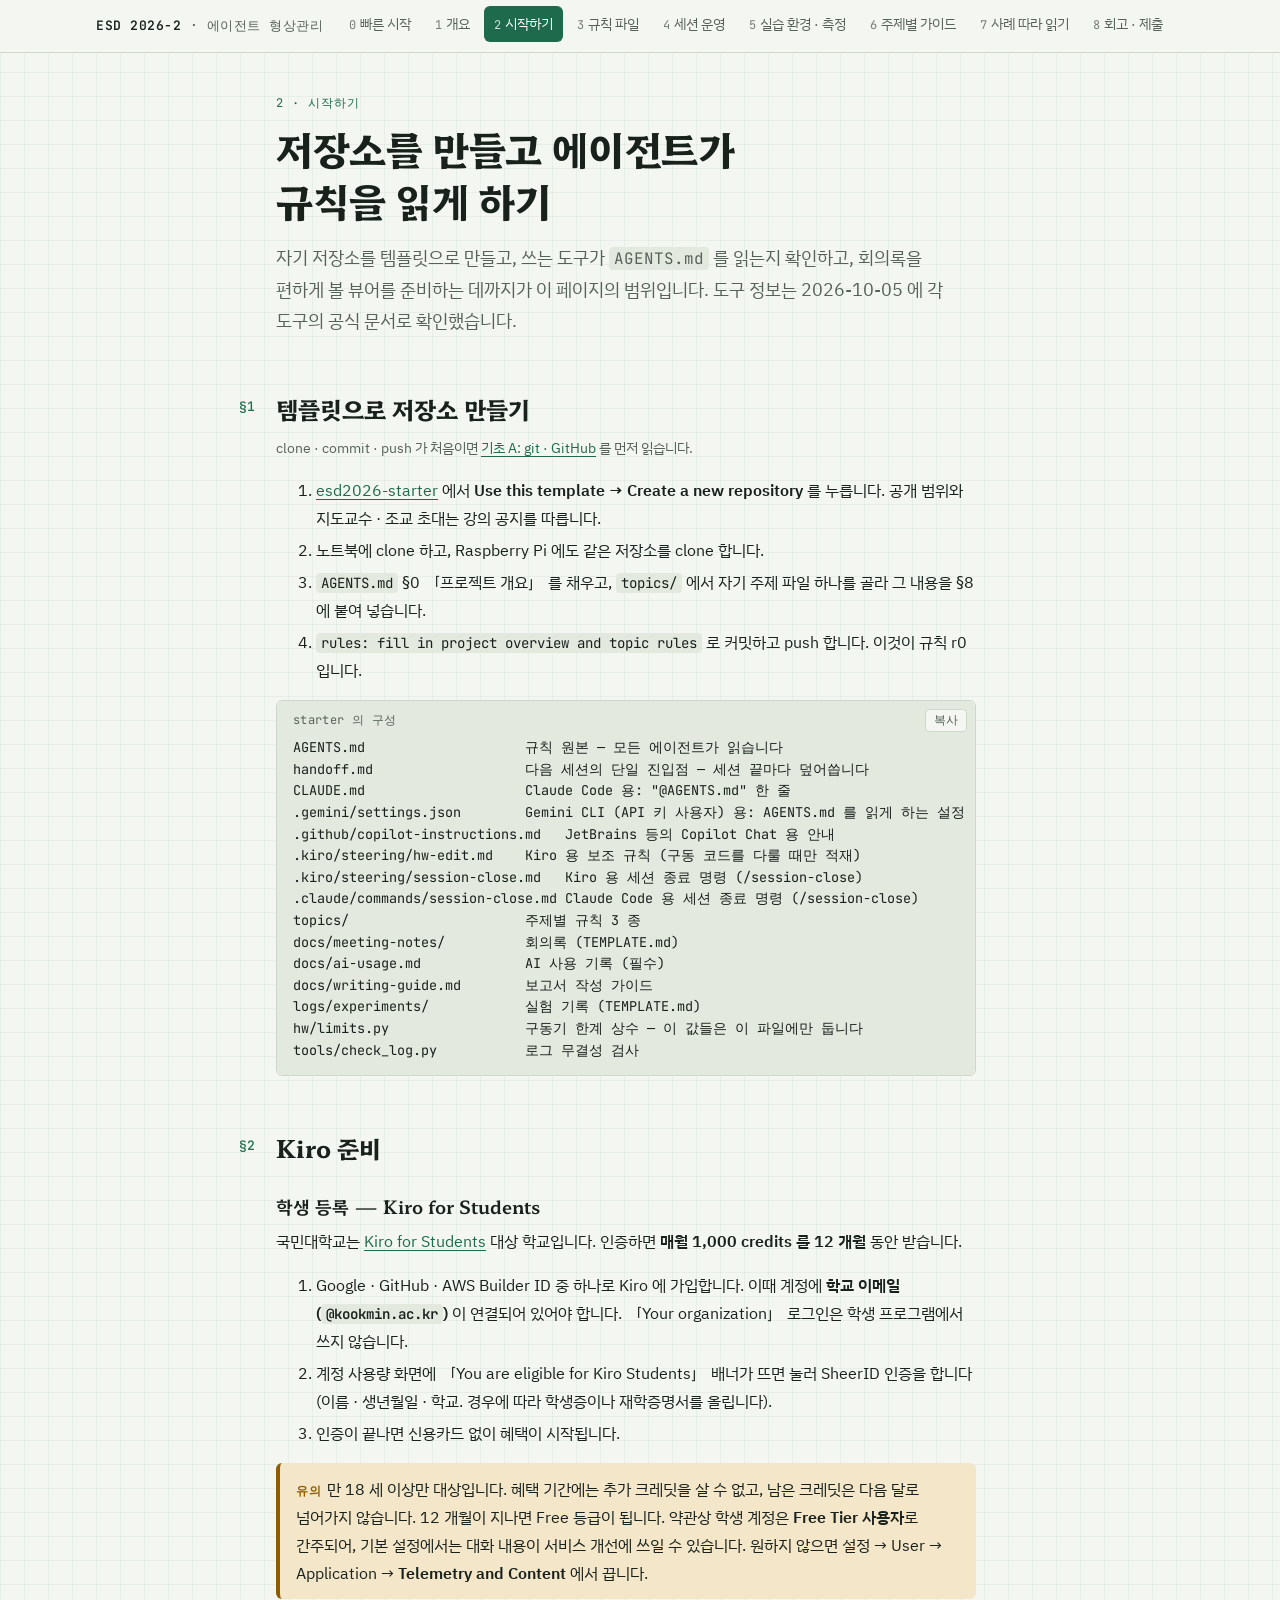
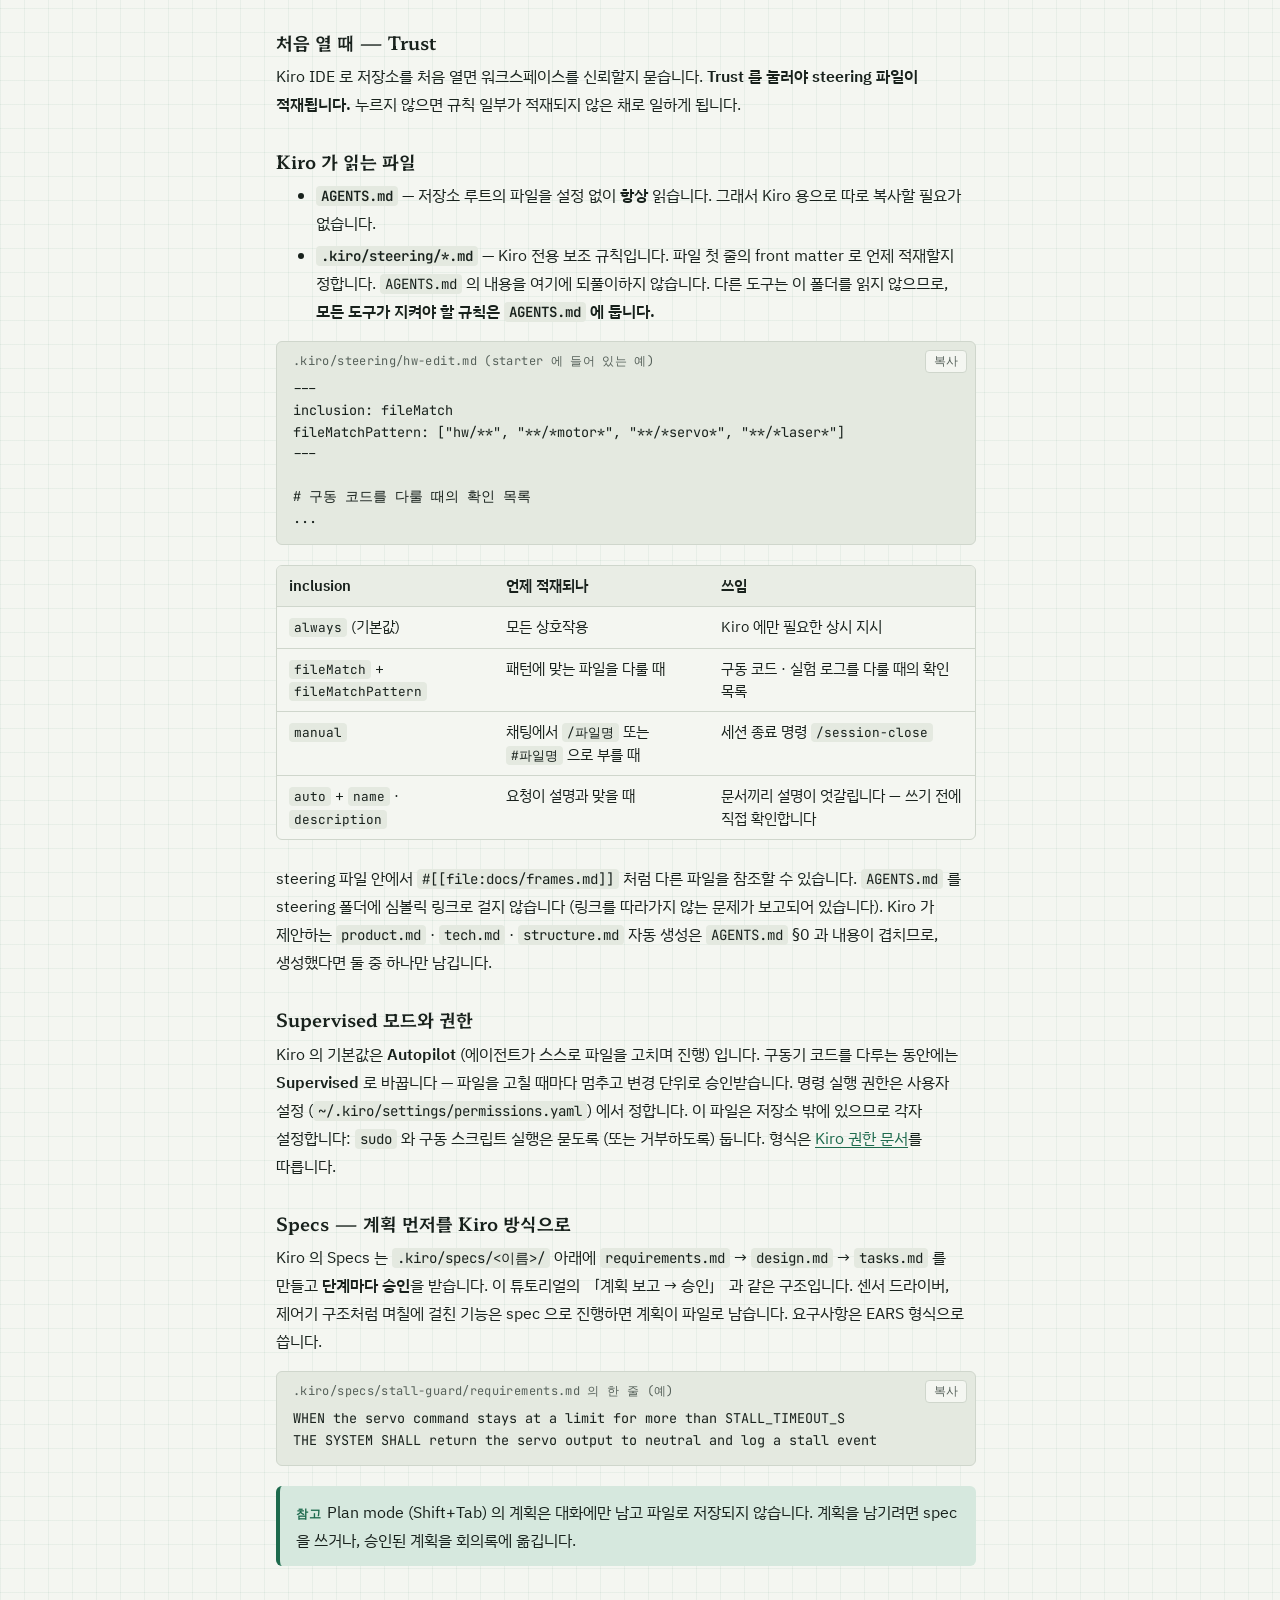
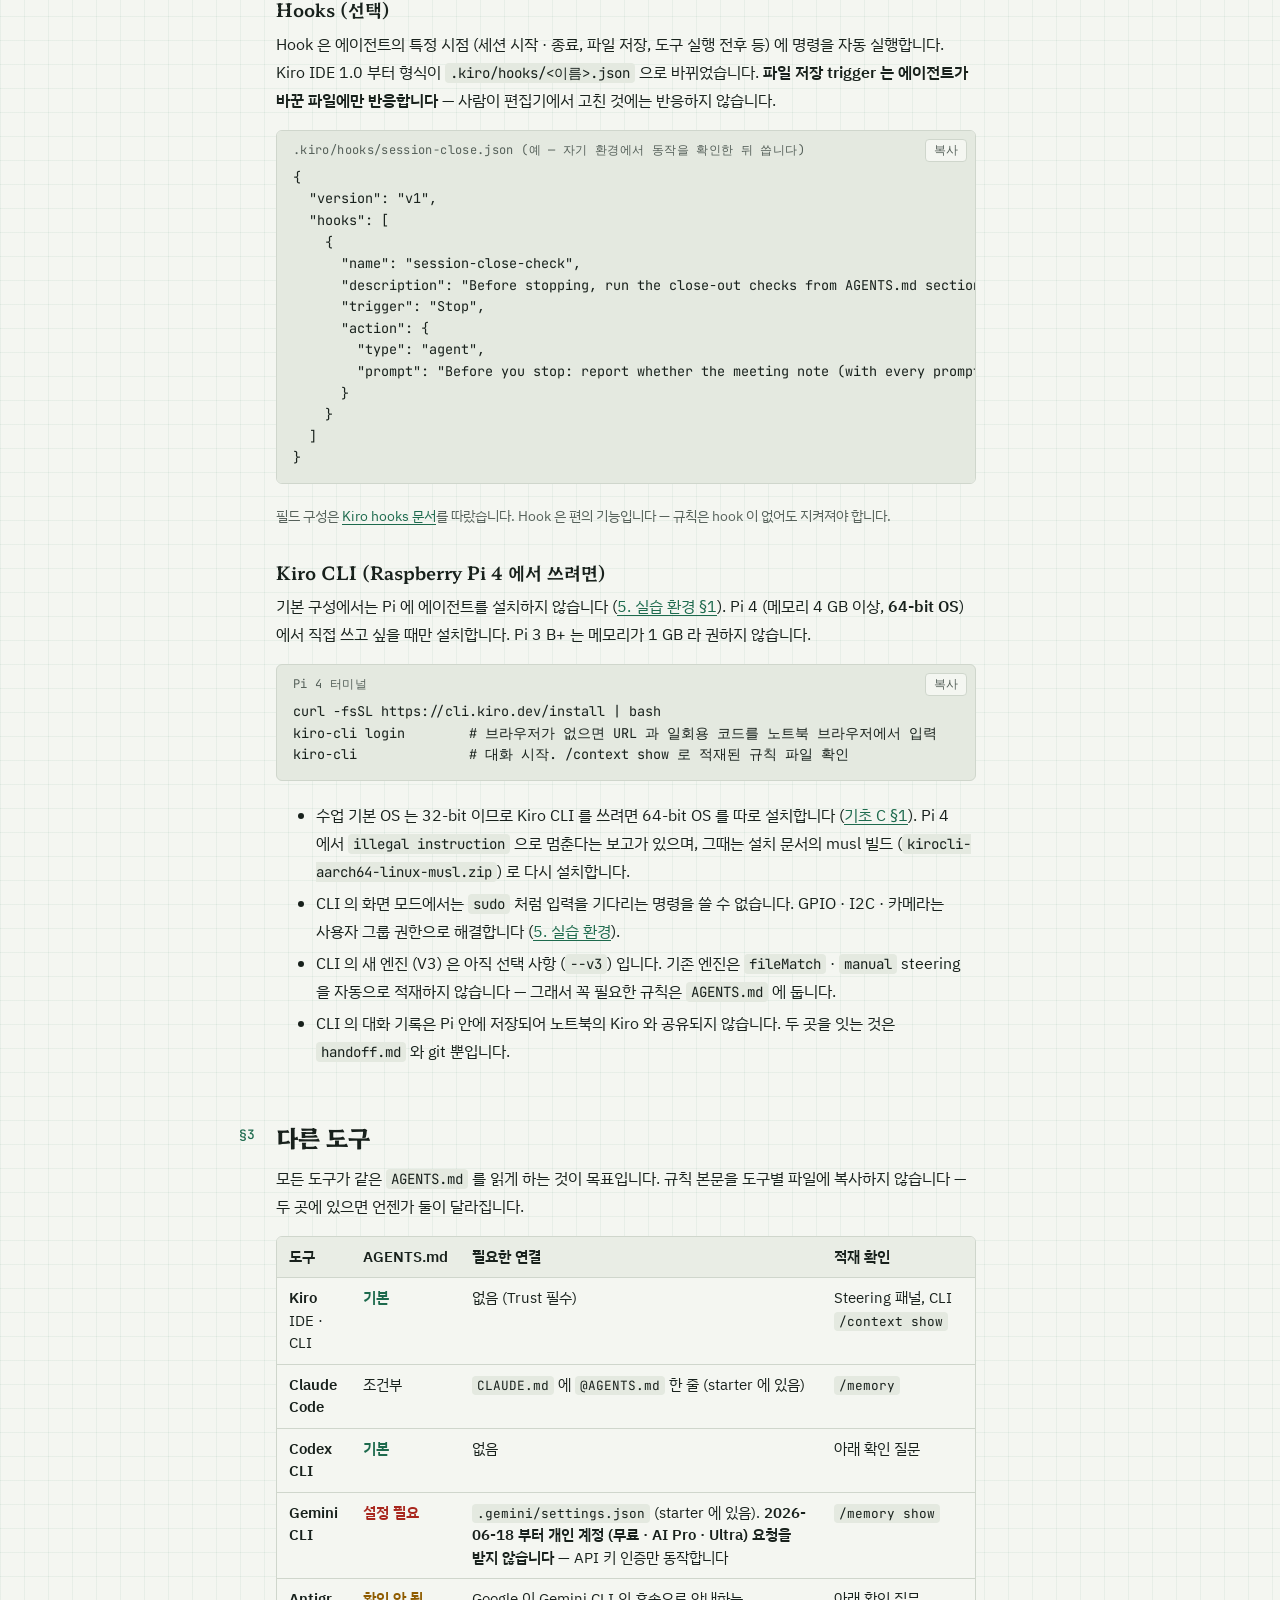
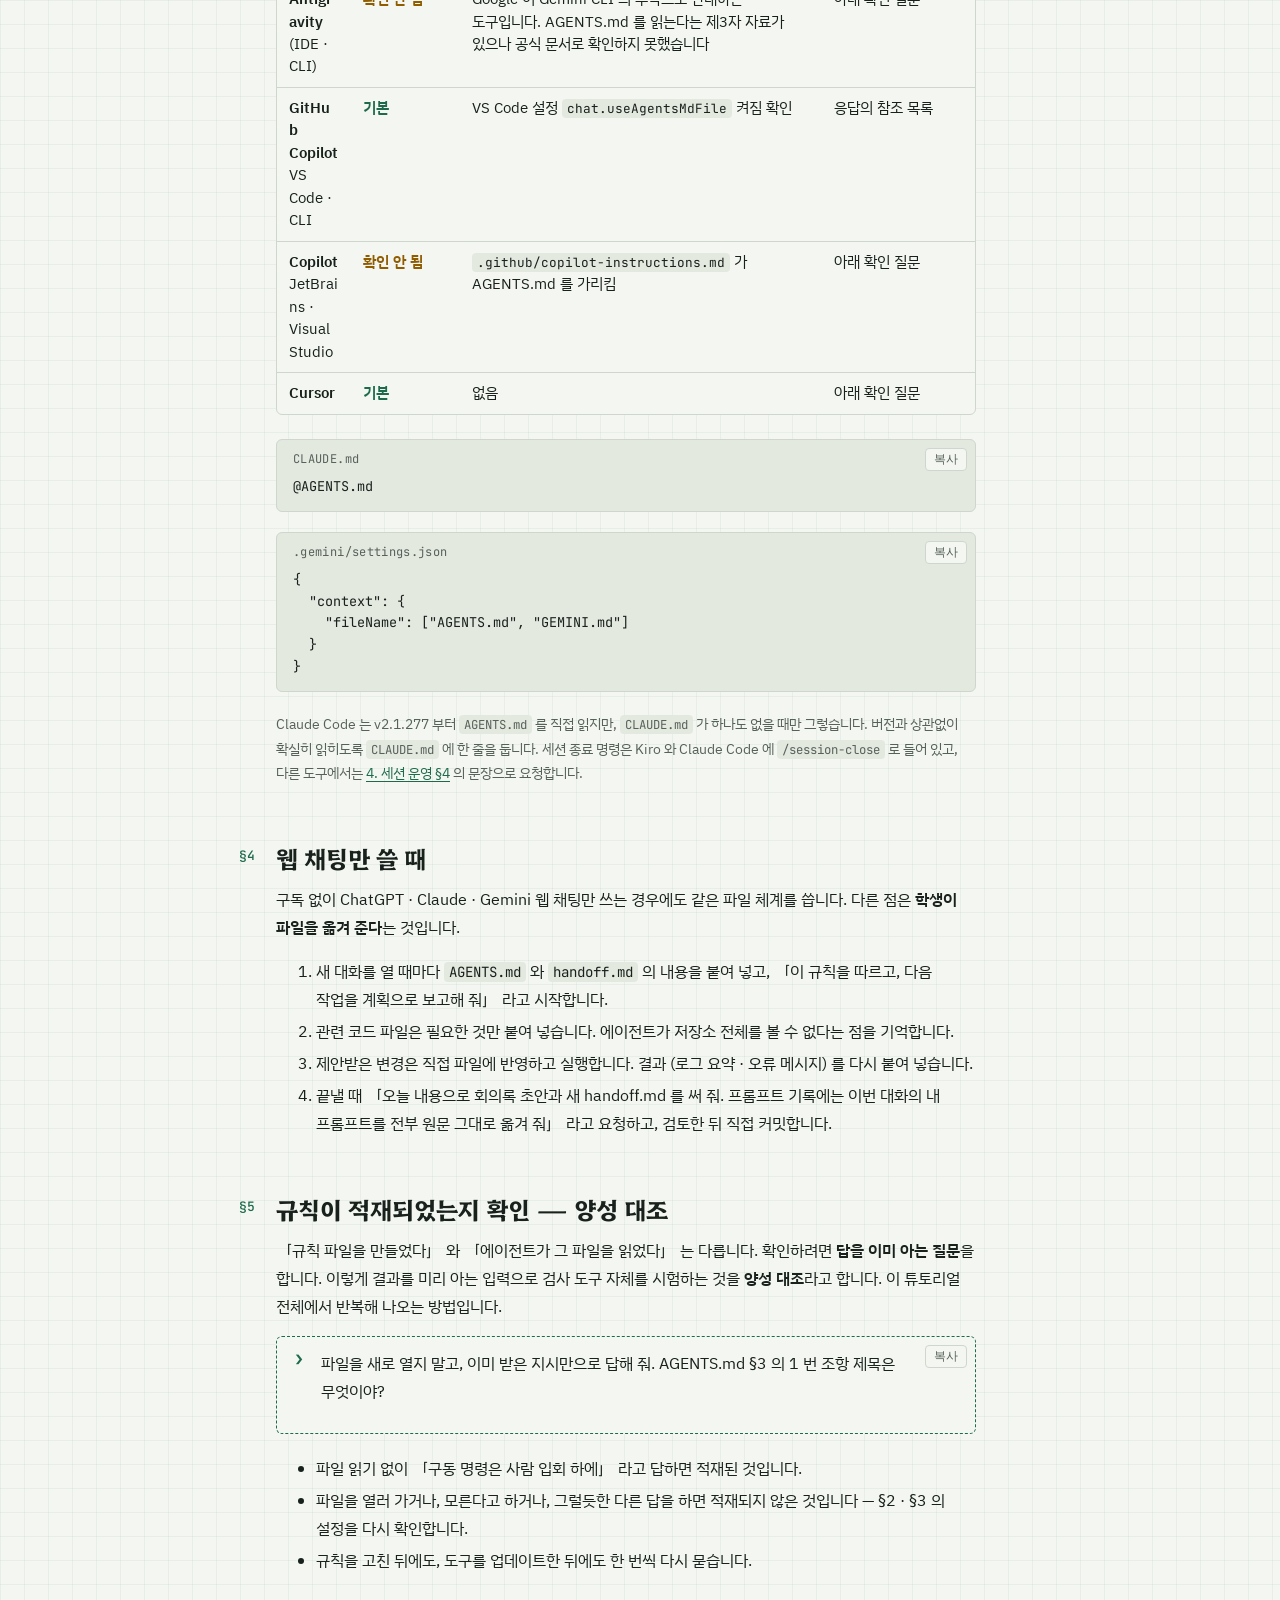
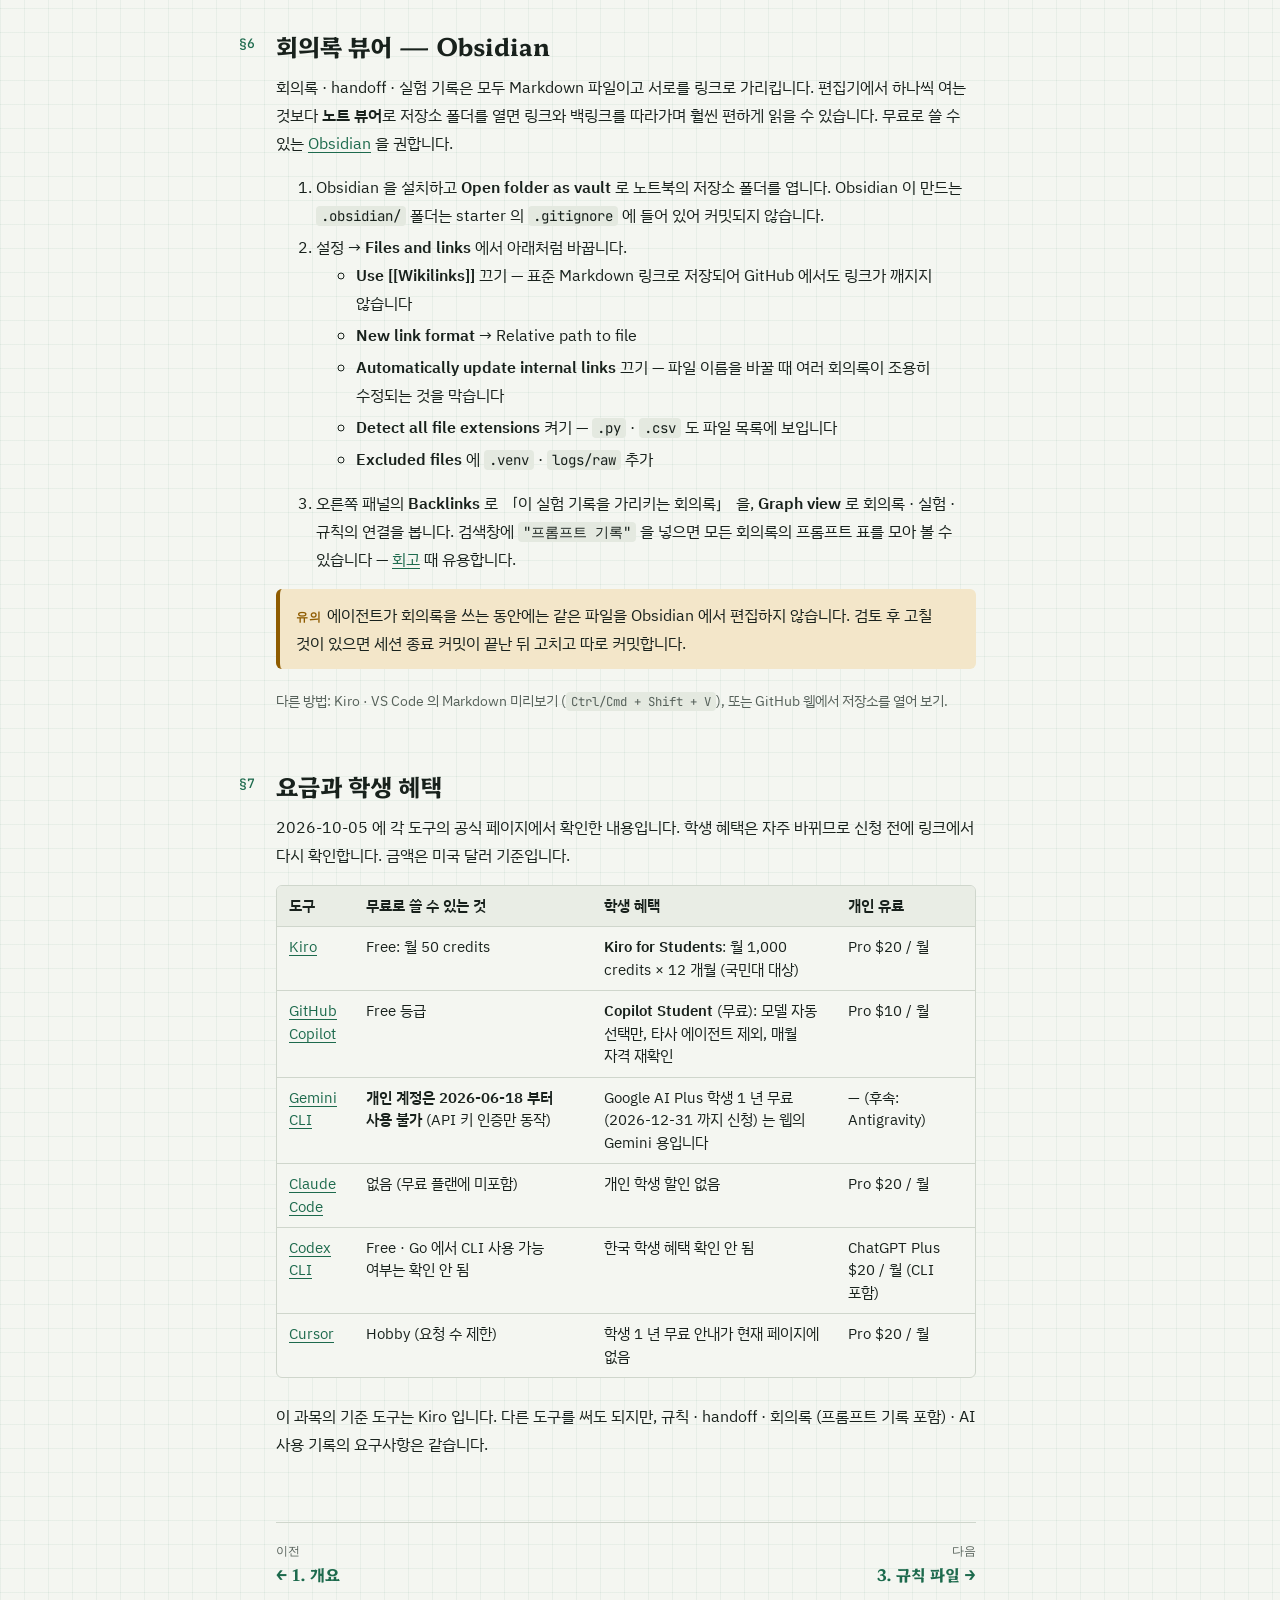
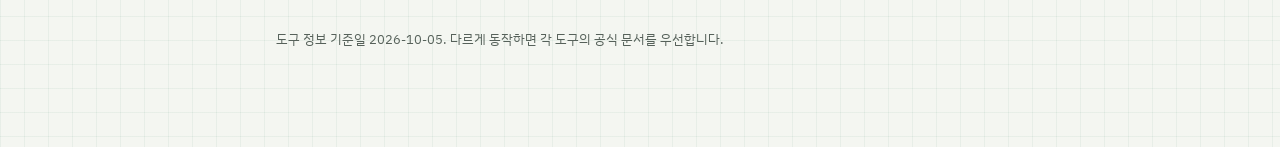
<file: setup.html>
<!doctype html>
<html lang="ko">
<head>
<meta charset="utf-8">
<meta name="viewport" content="width=device-width, initial-scale=1, viewport-fit=cover">
<title>시작하기 · 에이전트 형상관리</title>
<meta name="description" content="템플릿으로 저장소 만들기, Kiro for Students 등록, 도구별 설정, 규칙 적재 확인, Obsidian 회의록 뷰어">
<link rel="preconnect" href="https://fonts.googleapis.com">
<link rel="preconnect" href="https://fonts.gstatic.com" crossorigin>
<link rel="stylesheet" href="https://fonts.googleapis.com/css2?family=Hahmlet:wght@500;600;700&family=IBM+Plex+Sans+KR:wght@400;500;600&family=JetBrains+Mono:wght@400;500;600&display=swap">
<link rel="stylesheet" href="assets/style.css">
<script src="assets/site.js" defer></script>
</head>
<body>
<header class="topbar"><div class="topbar-inner">
  <a class="brand" href="index.html"><b>ESD 2026-2</b> · 에이전트 형상관리</a>
  <nav class="nav" aria-label="튜토리얼 페이지"><ol>
    <li><a href="start.html"><span class="n">0</span>빠른 시작</a></li>
    <li><a href="index.html"><span class="n">1</span>개요</a></li>
    <li><a href="setup.html" aria-current="page"><span class="n">2</span>시작하기</a></li>
    <li><a href="rules.html"><span class="n">3</span>규칙 파일</a></li>
    <li><a href="session.html"><span class="n">4</span>세션 운영</a></li>
    <li><a href="lab.html"><span class="n">5</span>실습 환경 · 측정</a></li>
    <li><a href="topics.html"><span class="n">6</span>주제별 가이드</a></li>
    <li><a href="case.html"><span class="n">7</span>사례 따라 읽기</a></li>
    <li><a href="submit.html"><span class="n">8</span>회고 · 제출</a></li>
    <li><a href="terms.html"><span class="n">∗</span>용어</a></li>
  </ol></nav>
</div></header>

<main class="page"><div class="col">

<header class="lead">
  <p class="eyebrow">2 · 시작하기</p>
  <h1>저장소를 만들고 에이전트가 규칙을 읽게 하기</h1>
  <p class="lede">자기 저장소를 템플릿으로 만들고, 쓰는 도구가 <code>AGENTS.md</code> 를 읽는지 확인하고, 회의록을 편하게 볼 뷰어를 준비하는 데까지가 이 페이지의 범위입니다.
  도구 정보는 2026-10-05 에 각 도구의 공식 문서로 확인했습니다.</p>
</header>

<h2 id="repo"><span class="sec">§1</span>템플릿으로 저장소 만들기</h2>
<p class="small">clone · commit · push 가 처음이면 <a href="git.html">기초 A: git · GitHub</a> 를 먼저 읽습니다.</p>
<ol>
  <li><a href="https://github.com/yongsoojoo/esd2026-starter">esd2026-starter</a> 에서 <strong>Use this template → Create a new repository</strong> 를 누릅니다. 공개 범위와 지도교수 · 조교 초대는 강의 공지를 따릅니다.</li>
  <li>노트북에 clone 하고, Raspberry Pi 에도 같은 저장소를 clone 합니다.</li>
  <li><code>AGENTS.md</code> §0 「프로젝트 개요」 를 채우고, <code>topics/</code> 에서 자기 주제 파일 하나를 골라 그 내용을 §8 에 붙여 넣습니다.</li>
  <li><code>rules: fill in project overview and topic rules</code> 로 커밋하고 push 합니다. 이것이 규칙 r0 입니다.</li>
</ol>
<pre data-file="starter 의 구성"><code>AGENTS.md                    규칙 원본 — 모든 에이전트가 읽습니다
handoff.md                   다음 세션의 단일 진입점 — 세션 끝마다 덮어씁니다
CLAUDE.md                    Claude Code 용: "@AGENTS.md" 한 줄
.gemini/settings.json        Gemini CLI (API 키 사용자) 용: AGENTS.md 를 읽게 하는 설정
.github/copilot-instructions.md   JetBrains 등의 Copilot Chat 용 안내
.kiro/steering/hw-edit.md    Kiro 용 보조 규칙 (구동 코드를 다룰 때만 적재)
.kiro/steering/session-close.md   Kiro 용 세션 종료 명령 (/session-close)
.claude/commands/session-close.md Claude Code 용 세션 종료 명령 (/session-close)
topics/                      주제별 규칙 3 종
docs/meeting-notes/          회의록 (TEMPLATE.md)
docs/ai-usage.md             AI 사용 기록 (필수)
docs/writing-guide.md        보고서 작성 가이드
logs/experiments/            실험 기록 (TEMPLATE.md)
hw/limits.py                 구동기 한계 상수 — 이 값들은 이 파일에만 둡니다
tools/check_log.py           로그 무결성 검사</code></pre>

<h2 id="kiro"><span class="sec">§2</span>Kiro 준비</h2>

<h3 id="kiro-students">학생 등록 — Kiro for Students</h3>
<p>국민대학교는 <a href="https://kiro.dev/students/">Kiro for Students</a> 대상 학교입니다. 인증하면 <strong>매월 1,000 credits 를 12 개월</strong> 동안 받습니다.</p>
<ol>
  <li>Google · GitHub · AWS Builder ID 중 하나로 Kiro 에 가입합니다. 이때 계정에 <strong>학교 이메일 (<code>@kookmin.ac.kr</code>)</strong> 이 연결되어 있어야 합니다. 「Your organization」 로그인은 학생 프로그램에서 쓰지 않습니다.</li>
  <li>계정 사용량 화면에 「You are eligible for Kiro Students」 배너가 뜨면 눌러 SheerID 인증을 합니다 (이름 · 생년월일 · 학교. 경우에 따라 학생증이나 재학증명서를 올립니다).</li>
  <li>인증이 끝나면 신용카드 없이 혜택이 시작됩니다.</li>
</ol>
<div class="warn"><p><span class="tag">유의</span>만 18 세 이상만 대상입니다. 혜택 기간에는 추가 크레딧을 살 수 없고, 남은 크레딧은 다음 달로 넘어가지 않습니다. 12 개월이 지나면 Free 등급이 됩니다.
약관상 학생 계정은 <strong>Free Tier 사용자</strong>로 간주되어, 기본 설정에서는 대화 내용이 서비스 개선에 쓰일 수 있습니다.
원하지 않으면 설정 → User → Application → <strong>Telemetry and Content</strong> 에서 끕니다.</p></div>

<h3 id="kiro-trust">처음 열 때 — Trust</h3>
<p>Kiro IDE 로 저장소를 처음 열면 워크스페이스를 신뢰할지 묻습니다. <strong>Trust 를 눌러야 steering 파일이 적재됩니다.</strong> 누르지 않으면 규칙 일부가 적재되지 않은 채로 일하게 됩니다.</p>

<h3 id="kiro-files">Kiro 가 읽는 파일</h3>
<ul>
  <li><strong><code>AGENTS.md</code></strong> — 저장소 루트의 파일을 설정 없이 <strong>항상</strong> 읽습니다. 그래서 Kiro 용으로 따로 복사할 필요가 없습니다.</li>
  <li><strong><code>.kiro/steering/*.md</code></strong> — Kiro 전용 보조 규칙입니다. 파일 첫 줄의 front matter 로 언제 적재할지 정합니다.
  <code>AGENTS.md</code> 의 내용을 여기에 되풀이하지 않습니다. 다른 도구는 이 폴더를 읽지 않으므로, <strong>모든 도구가 지켜야 할 규칙은 <code>AGENTS.md</code> 에 둡니다.</strong></li>
</ul>
<pre data-file=".kiro/steering/hw-edit.md (starter 에 들어 있는 예)"><code>---
inclusion: fileMatch
fileMatchPattern: ["hw/**", "**/*motor*", "**/*servo*", "**/*laser*"]
---

# 구동 코드를 다룰 때의 확인 목록
...</code></pre>
<div class="table-wrap"><table>
  <thead><tr><th>inclusion</th><th>언제 적재되나</th><th>쓰임</th></tr></thead>
  <tbody>
    <tr><td><code>always</code> (기본값)</td><td>모든 상호작용</td><td>Kiro 에만 필요한 상시 지시</td></tr>
    <tr><td><code>fileMatch</code> + <code>fileMatchPattern</code></td><td>패턴에 맞는 파일을 다룰 때</td><td>구동 코드 · 실험 로그를 다룰 때의 확인 목록</td></tr>
    <tr><td><code>manual</code></td><td>채팅에서 <code>/파일명</code> 또는 <code>#파일명</code> 으로 부를 때</td><td>세션 종료 명령 <code>/session-close</code></td></tr>
    <tr><td><code>auto</code> + <code>name</code> · <code>description</code></td><td>요청이 설명과 맞을 때</td><td>문서끼리 설명이 엇갈립니다 — 쓰기 전에 직접 확인합니다</td></tr>
  </tbody>
</table></div>
<p>steering 파일 안에서 <code>#[[file:docs/frames.md]]</code> 처럼 다른 파일을 참조할 수 있습니다. <code>AGENTS.md</code> 를 steering 폴더에 심볼릭 링크로 걸지 않습니다 (링크를 따라가지 않는 문제가 보고되어 있습니다).
Kiro 가 제안하는 <code>product.md</code> · <code>tech.md</code> · <code>structure.md</code> 자동 생성은 <code>AGENTS.md</code> §0 과 내용이 겹치므로, 생성했다면 둘 중 하나만 남깁니다.</p>

<h3 id="kiro-modes">Supervised 모드와 권한</h3>
<p>Kiro 의 기본값은 <strong>Autopilot</strong> (에이전트가 스스로 파일을 고치며 진행) 입니다. 구동기 코드를 다루는 동안에는 <strong>Supervised</strong> 로 바꿉니다 — 파일을 고칠 때마다 멈추고 변경 단위로 승인받습니다.
명령 실행 권한은 사용자 설정 (<code>~/.kiro/settings/permissions.yaml</code>) 에서 정합니다. 이 파일은 저장소 밖에 있으므로 각자 설정합니다:
<code>sudo</code> 와 구동 스크립트 실행은 묻도록 (또는 거부하도록) 둡니다. 형식은 <a href="https://kiro.dev/docs/permissions">Kiro 권한 문서</a>를 따릅니다.</p>

<h3 id="kiro-specs">Specs — 계획 먼저를 Kiro 방식으로</h3>
<p>Kiro 의 Specs 는 <code>.kiro/specs/&lt;이름&gt;/</code> 아래에 <code>requirements.md</code> → <code>design.md</code> → <code>tasks.md</code> 를 만들고 <strong>단계마다 승인</strong>을 받습니다.
이 튜토리얼의 「계획 보고 → 승인」 과 같은 구조입니다. 센서 드라이버, 제어기 구조처럼 며칠에 걸친 기능은 spec 으로 진행하면 계획이 파일로 남습니다.
요구사항은 EARS 형식으로 씁니다.</p>
<pre data-file=".kiro/specs/stall-guard/requirements.md 의 한 줄 (예)"><code>WHEN the servo command stays at a limit for more than STALL_TIMEOUT_S
THE SYSTEM SHALL return the servo output to neutral and log a stall event</code></pre>
<div class="note"><p><span class="tag">참고</span>Plan mode (Shift+Tab) 의 계획은 대화에만 남고 파일로 저장되지 않습니다. 계획을 남기려면 spec 을 쓰거나, 승인된 계획을 회의록에 옮깁니다.</p></div>

<h3 id="kiro-hooks">Hooks (선택)</h3>
<p>Hook 은 에이전트의 특정 시점 (세션 시작 · 종료, 파일 저장, 도구 실행 전후 등) 에 명령을 자동 실행합니다. Kiro IDE 1.0 부터 형식이 <code>.kiro/hooks/&lt;이름&gt;.json</code> 으로 바뀌었습니다.
<strong>파일 저장 trigger 는 에이전트가 바꾼 파일에만 반응합니다</strong> — 사람이 편집기에서 고친 것에는 반응하지 않습니다.</p>
<pre data-file=".kiro/hooks/session-close.json (예 — 자기 환경에서 동작을 확인한 뒤 씁니다)"><code>{
  "version": "v1",
  "hooks": [
    {
      "name": "session-close-check",
      "description": "Before stopping, run the close-out checks from AGENTS.md section 1-3",
      "trigger": "Stop",
      "action": {
        "type": "agent",
        "prompt": "Before you stop: report whether the meeting note (with every prompt of this session, verbatim) is written, handoff.md is overwritten, docs/ai-usage.md has a new line, and everything is pushed. Fix anything missing first."
      }
    }
  ]
}</code></pre>
<p class="small">필드 구성은 <a href="https://kiro.dev/docs/hooks">Kiro hooks 문서</a>를 따랐습니다. Hook 은 편의 기능입니다 — 규칙은 hook 이 없어도 지켜져야 합니다.</p>

<h3 id="kiro-cli">Kiro CLI (Raspberry Pi 4 에서 쓰려면)</h3>
<p>기본 구성에서는 Pi 에 에이전트를 설치하지 않습니다 (<a href="lab.html#topology">5. 실습 환경 §1</a>). Pi 4 (메모리 4 GB 이상, <strong>64-bit OS</strong>) 에서 직접 쓰고 싶을 때만 설치합니다. Pi 3 B+ 는 메모리가 1 GB 라 권하지 않습니다.</p>
<pre data-file="Pi 4 터미널"><code>curl -fsSL https://cli.kiro.dev/install | bash
kiro-cli login        # 브라우저가 없으면 URL 과 일회용 코드를 노트북 브라우저에서 입력
kiro-cli              # 대화 시작. /context show 로 적재된 규칙 파일 확인</code></pre>
<ul>
  <li>수업 기본 OS 는 32-bit 이므로 Kiro CLI 를 쓰려면 64-bit OS 를 따로 설치합니다 (<a href="pi-setup.html#os">기초 C §1</a>). Pi 4 에서 <code>illegal instruction</code> 으로 멈춘다는 보고가 있으며, 그때는 설치 문서의 musl 빌드 (<code>kirocli-aarch64-linux-musl.zip</code>) 로 다시 설치합니다.</li>
  <li>CLI 의 화면 모드에서는 <code>sudo</code> 처럼 입력을 기다리는 명령을 쓸 수 없습니다. GPIO · I2C · 카메라는 사용자 그룹 권한으로 해결합니다 (<a href="lab.html#pi-setup">5. 실습 환경</a>).</li>
  <li>CLI 의 새 엔진 (V3) 은 아직 선택 사항 (<code>--v3</code>) 입니다. 기존 엔진은 <code>fileMatch</code> · <code>manual</code> steering 을 자동으로 적재하지 않습니다 — 그래서 꼭 필요한 규칙은 <code>AGENTS.md</code> 에 둡니다.</li>
  <li>CLI 의 대화 기록은 Pi 안에 저장되어 노트북의 Kiro 와 공유되지 않습니다. 두 곳을 잇는 것은 <code>handoff.md</code> 와 git 뿐입니다.</li>
</ul>

<h2 id="others"><span class="sec">§3</span>다른 도구</h2>
<p>모든 도구가 같은 <code>AGENTS.md</code> 를 읽게 하는 것이 목표입니다. 규칙 본문을 도구별 파일에 복사하지 않습니다 — 두 곳에 있으면 언젠가 둘이 달라집니다.</p>
<div class="table-wrap"><table>
  <thead><tr><th>도구</th><th>AGENTS.md</th><th>필요한 연결</th><th>적재 확인</th></tr></thead>
  <tbody>
    <tr><td><strong>Kiro</strong> IDE · CLI</td><td class="ok">기본</td><td>없음 (Trust 필수)</td><td>Steering 패널, CLI <code>/context show</code></td></tr>
    <tr><td><strong>Claude Code</strong></td><td>조건부</td><td><code>CLAUDE.md</code> 에 <code>@AGENTS.md</code> 한 줄 (starter 에 있음)</td><td><code>/memory</code></td></tr>
    <tr><td><strong>Codex CLI</strong></td><td class="ok">기본</td><td>없음</td><td>아래 확인 질문</td></tr>
    <tr><td><strong>Gemini CLI</strong></td><td class="no">설정 필요</td><td><code>.gemini/settings.json</code> (starter 에 있음). <strong>2026-06-18 부터 개인 계정 (무료 · AI Pro · Ultra) 요청을 받지 않습니다</strong> — API 키 인증만 동작합니다</td><td><code>/memory show</code></td></tr>
    <tr><td><strong>Antigravity</strong> (IDE · CLI)</td><td class="tbd">확인 안 됨</td><td>Google 이 Gemini CLI 의 후속으로 안내하는 도구입니다. AGENTS.md 를 읽는다는 제3자 자료가 있으나 공식 문서로 확인하지 못했습니다</td><td>아래 확인 질문</td></tr>
    <tr><td><strong>GitHub Copilot</strong> VS Code · CLI</td><td class="ok">기본</td><td>VS Code 설정 <code>chat.useAgentsMdFile</code> 켜짐 확인</td><td>응답의 참조 목록</td></tr>
    <tr><td><strong>Copilot</strong> JetBrains · Visual Studio</td><td class="tbd">확인 안 됨</td><td><code>.github/copilot-instructions.md</code> 가 AGENTS.md 를 가리킴</td><td>아래 확인 질문</td></tr>
    <tr><td><strong>Cursor</strong></td><td class="ok">기본</td><td>없음</td><td>아래 확인 질문</td></tr>
  </tbody>
</table></div>
<pre data-file="CLAUDE.md"><code>@AGENTS.md</code></pre>
<pre data-file=".gemini/settings.json"><code>{
  "context": {
    "fileName": ["AGENTS.md", "GEMINI.md"]
  }
}</code></pre>
<p class="small">Claude Code 는 v2.1.277 부터 <code>AGENTS.md</code> 를 직접 읽지만, <code>CLAUDE.md</code> 가 하나도 없을 때만 그렇습니다. 버전과 상관없이 확실히 읽히도록 <code>CLAUDE.md</code> 에 한 줄을 둡니다.
세션 종료 명령은 Kiro 와 Claude Code 에 <code>/session-close</code> 로 들어 있고, 다른 도구에서는 <a href="session.html#close">4. 세션 운영 §4</a> 의 문장으로 요청합니다.</p>

<h2 id="webchat"><span class="sec">§4</span>웹 채팅만 쓸 때</h2>
<p>구독 없이 ChatGPT · Claude · Gemini 웹 채팅만 쓰는 경우에도 같은 파일 체계를 씁니다. 다른 점은 <strong>학생이 파일을 옮겨 준다</strong>는 것입니다.</p>
<ol>
  <li>새 대화를 열 때마다 <code>AGENTS.md</code> 와 <code>handoff.md</code> 의 내용을 붙여 넣고, 「이 규칙을 따르고, 다음 작업을 계획으로 보고해 줘」 라고 시작합니다.</li>
  <li>관련 코드 파일은 필요한 것만 붙여 넣습니다. 에이전트가 저장소 전체를 볼 수 없다는 점을 기억합니다.</li>
  <li>제안받은 변경은 직접 파일에 반영하고 실행합니다. 결과 (로그 요약 · 오류 메시지) 를 다시 붙여 넣습니다.</li>
  <li>끝낼 때 「오늘 내용으로 회의록 초안과 새 handoff.md 를 써 줘. 프롬프트 기록에는 이번 대화의 내 프롬프트를 전부 원문 그대로 옮겨 줘」 라고 요청하고, 검토한 뒤 직접 커밋합니다.</li>
</ol>

<h2 id="verify"><span class="sec">§5</span>규칙이 적재되었는지 확인 — 양성 대조</h2>
<p>「규칙 파일을 만들었다」 와 「에이전트가 그 파일을 읽었다」 는 다릅니다. 확인하려면 <strong>답을 이미 아는 질문</strong>을 합니다.
이렇게 결과를 미리 아는 입력으로 검사 도구 자체를 시험하는 것을 <strong>양성 대조</strong>라고 합니다. 이 튜토리얼 전체에서 반복해 나오는 방법입니다.</p>
<div class="prompt"><p>파일을 새로 열지 말고, 이미 받은 지시만으로 답해 줘. AGENTS.md §3 의 1 번 조항 제목은 무엇이야?</p></div>
<ul>
  <li>파일 읽기 없이 「구동 명령은 사람 입회 하에」 라고 답하면 적재된 것입니다.</li>
  <li>파일을 열러 가거나, 모른다고 하거나, 그럴듯한 다른 답을 하면 적재되지 않은 것입니다 — §2 · §3 의 설정을 다시 확인합니다.</li>
  <li>규칙을 고친 뒤에도, 도구를 업데이트한 뒤에도 한 번씩 다시 묻습니다.</li>
</ul>

<h2 id="viewer"><span class="sec">§6</span>회의록 뷰어 — Obsidian</h2>
<p>회의록 · handoff · 실험 기록은 모두 Markdown 파일이고 서로를 링크로 가리킵니다. 편집기에서 하나씩 여는 것보다 <strong>노트 뷰어</strong>로 저장소 폴더를 열면
링크와 백링크를 따라가며 훨씬 편하게 읽을 수 있습니다. 무료로 쓸 수 있는 <a href="https://obsidian.md">Obsidian</a> 을 권합니다.</p>
<ol>
  <li>Obsidian 을 설치하고 <strong>Open folder as vault</strong> 로 노트북의 저장소 폴더를 엽니다. Obsidian 이 만드는 <code>.obsidian/</code> 폴더는 starter 의 <code>.gitignore</code> 에 들어 있어 커밋되지 않습니다.</li>
  <li>설정 → <strong>Files and links</strong> 에서 아래처럼 바꿉니다.
    <ul>
      <li><strong>Use [[Wikilinks]]</strong> 끄기 — 표준 Markdown 링크로 저장되어 GitHub 에서도 링크가 깨지지 않습니다</li>
      <li><strong>New link format</strong> → Relative path to file</li>
      <li><strong>Automatically update internal links</strong> 끄기 — 파일 이름을 바꿀 때 여러 회의록이 조용히 수정되는 것을 막습니다</li>
      <li><strong>Detect all file extensions</strong> 켜기 — <code>.py</code> · <code>.csv</code> 도 파일 목록에 보입니다</li>
      <li><strong>Excluded files</strong> 에 <code>.venv</code> · <code>logs/raw</code> 추가</li>
    </ul>
  </li>
  <li>오른쪽 패널의 <strong>Backlinks</strong> 로 「이 실험 기록을 가리키는 회의록」 을, <strong>Graph view</strong> 로 회의록 · 실험 · 규칙의 연결을 봅니다.
  검색창에 <code>"프롬프트 기록"</code> 을 넣으면 모든 회의록의 프롬프트 표를 모아 볼 수 있습니다 — <a href="submit.html#retro">회고</a> 때 유용합니다.</li>
</ol>
<div class="warn"><p><span class="tag">유의</span>에이전트가 회의록을 쓰는 동안에는 같은 파일을 Obsidian 에서 편집하지 않습니다. 검토 후 고칠 것이 있으면 세션 종료 커밋이 끝난 뒤 고치고 따로 커밋합니다.</p></div>
<p class="small">다른 방법: Kiro · VS Code 의 Markdown 미리보기 (<code>Ctrl/Cmd + Shift + V</code>), 또는 GitHub 웹에서 저장소를 열어 보기.</p>

<h2 id="pricing"><span class="sec">§7</span>요금과 학생 혜택</h2>
<p>2026-10-05 에 각 도구의 공식 페이지에서 확인한 내용입니다. 학생 혜택은 자주 바뀌므로 신청 전에 링크에서 다시 확인합니다. 금액은 미국 달러 기준입니다.</p>
<div class="table-wrap"><table>
  <thead><tr><th>도구</th><th>무료로 쓸 수 있는 것</th><th>학생 혜택</th><th>개인 유료</th></tr></thead>
  <tbody>
    <tr><td><a href="https://kiro.dev/students/">Kiro</a></td><td>Free: 월 50 credits</td><td><strong>Kiro for Students</strong>: 월 1,000 credits × 12 개월 (국민대 대상)</td><td>Pro $20 / 월</td></tr>
    <tr><td><a href="https://github.com/settings/education/benefits">GitHub Copilot</a></td><td>Free 등급</td><td><strong>Copilot Student</strong> (무료): 모델 자동 선택만, 타사 에이전트 제외, 매월 자격 재확인</td><td>Pro $10 / 월</td></tr>
    <tr><td><a href="https://github.com/google-gemini/gemini-cli/discussions/28017">Gemini CLI</a></td><td><strong>개인 계정은 2026-06-18 부터 사용 불가</strong> (API 키 인증만 동작)</td><td>Google AI Plus 학생 1 년 무료 (2026-12-31 까지 신청) 는 웹의 Gemini 용입니다</td><td>— (후속: Antigravity)</td></tr>
    <tr><td><a href="https://code.claude.com/docs">Claude Code</a></td><td>없음 (무료 플랜에 미포함)</td><td>개인 학생 할인 없음</td><td>Pro $20 / 월</td></tr>
    <tr><td><a href="https://learn.chatgpt.com/docs/pricing">Codex CLI</a></td><td>Free · Go 에서 CLI 사용 가능 여부는 확인 안 됨</td><td>한국 학생 혜택 확인 안 됨</td><td>ChatGPT Plus $20 / 월 (CLI 포함)</td></tr>
    <tr><td><a href="https://cursor.com/students">Cursor</a></td><td>Hobby (요청 수 제한)</td><td>학생 1 년 무료 안내가 현재 페이지에 없음</td><td>Pro $20 / 월</td></tr>
  </tbody>
</table></div>
<p>이 과목의 기준 도구는 Kiro 입니다. 다른 도구를 써도 되지만, 규칙 · handoff · 회의록 (프롬프트 기록 포함) · AI 사용 기록의 요구사항은 같습니다.</p>

<div class="pager">
  <a href="index.html"><span>이전</span><b>← 1. 개요</b></a>
  <a class="next" href="rules.html"><span>다음</span><b>3. 규칙 파일 →</b></a>
</div>

<footer class="site"><p>도구 정보 기준일 2026-10-05. 다르게 동작하면 각 도구의 공식 문서를 우선합니다.</p></footer>

</div></main>
</body>
</html>
</file>
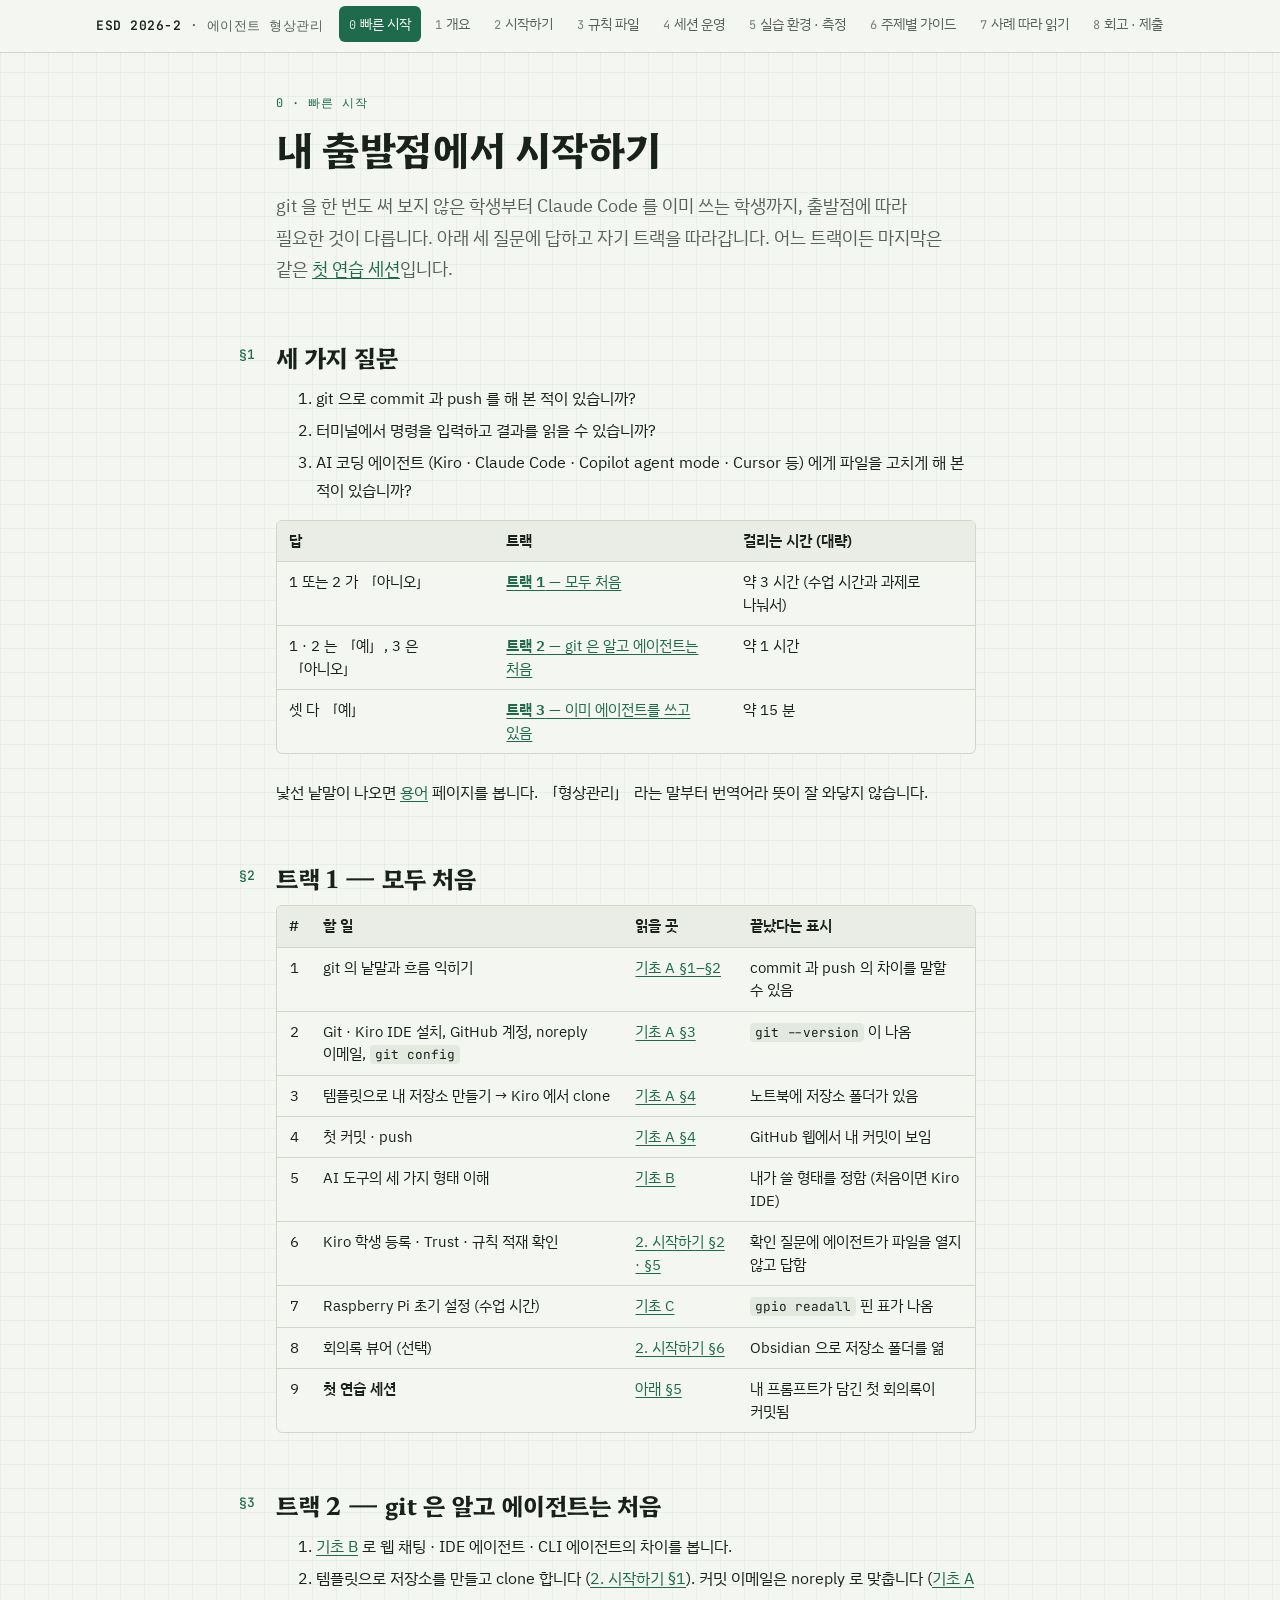
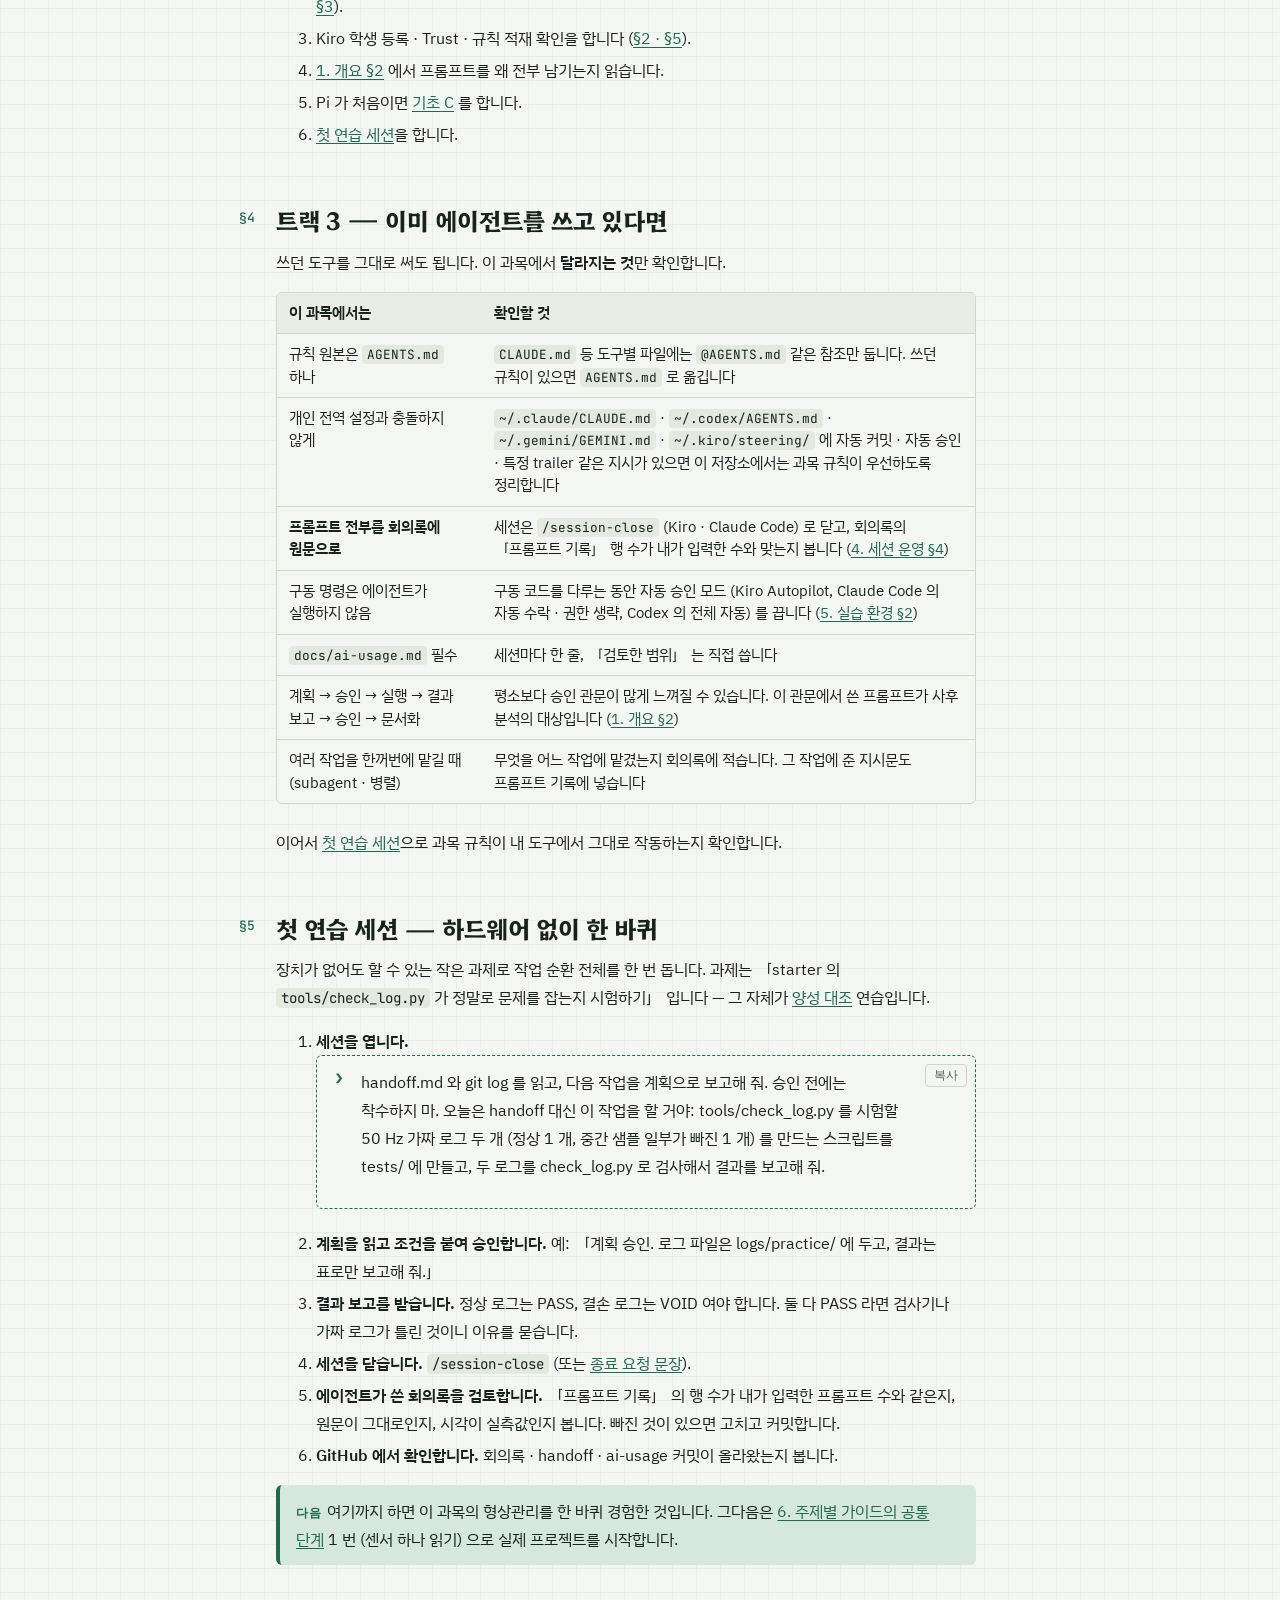
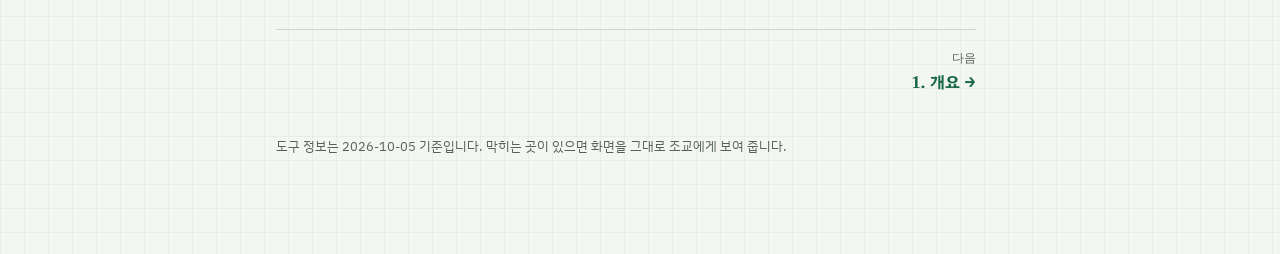
<file: start.html>
<!doctype html>
<html lang="ko">
<head>
<meta charset="utf-8">
<meta name="viewport" content="width=device-width, initial-scale=1, viewport-fit=cover">
<title>빠른 시작 · 에이전트 형상관리</title>
<meta name="description" content="git · 에이전트 경험에 따라 세 갈래로 나눈 빠른 시작 경로와 첫 연습 세션">
<link rel="preconnect" href="https://fonts.googleapis.com">
<link rel="preconnect" href="https://fonts.gstatic.com" crossorigin>
<link rel="stylesheet" href="https://fonts.googleapis.com/css2?family=Hahmlet:wght@500;600;700&family=IBM+Plex+Sans+KR:wght@400;500;600&family=JetBrains+Mono:wght@400;500;600&display=swap">
<link rel="stylesheet" href="assets/style.css">
<script src="assets/site.js" defer></script>
</head>
<body>
<header class="topbar"><div class="topbar-inner">
  <a class="brand" href="index.html"><b>ESD 2026-2</b> · 에이전트 형상관리</a>
  <nav class="nav" aria-label="튜토리얼 페이지"><ol>
    <li><a href="start.html" aria-current="page"><span class="n">0</span>빠른 시작</a></li>
    <li><a href="index.html"><span class="n">1</span>개요</a></li>
    <li><a href="setup.html"><span class="n">2</span>시작하기</a></li>
    <li><a href="rules.html"><span class="n">3</span>규칙 파일</a></li>
    <li><a href="session.html"><span class="n">4</span>세션 운영</a></li>
    <li><a href="lab.html"><span class="n">5</span>실습 환경 · 측정</a></li>
    <li><a href="topics.html"><span class="n">6</span>주제별 가이드</a></li>
    <li><a href="case.html"><span class="n">7</span>사례 따라 읽기</a></li>
    <li><a href="submit.html"><span class="n">8</span>회고 · 제출</a></li>
    <li><a href="terms.html"><span class="n">∗</span>용어</a></li>
  </ol></nav>
</div></header>

<main class="page"><div class="col">

<header class="lead">
  <p class="eyebrow">0 · 빠른 시작</p>
  <h1>내 출발점에서 시작하기</h1>
  <p class="lede">git 을 한 번도 써 보지 않은 학생부터 Claude Code 를 이미 쓰는 학생까지, 출발점에 따라 필요한 것이 다릅니다.
  아래 세 질문에 답하고 자기 트랙을 따라갑니다. 어느 트랙이든 마지막은 같은 <a href="#practice">첫 연습 세션</a>입니다.</p>
</header>

<h2 id="diagnose"><span class="sec">§1</span>세 가지 질문</h2>
<ol>
  <li>git 으로 commit 과 push 를 해 본 적이 있습니까?</li>
  <li>터미널에서 명령을 입력하고 결과를 읽을 수 있습니까?</li>
  <li>AI 코딩 에이전트 (Kiro · Claude Code · Copilot agent mode · Cursor 등) 에게 파일을 고치게 해 본 적이 있습니까?</li>
</ol>
<div class="table-wrap"><table>
  <thead><tr><th>답</th><th>트랙</th><th>걸리는 시간 (대략)</th></tr></thead>
  <tbody>
    <tr><td>1 또는 2 가 「아니오」</td><td><a href="#track1"><strong>트랙 1</strong> — 모두 처음</a></td><td>약 3 시간 (수업 시간과 과제로 나눠서)</td></tr>
    <tr><td>1 · 2 는 「예」, 3 은 「아니오」</td><td><a href="#track2"><strong>트랙 2</strong> — git 은 알고 에이전트는 처음</a></td><td>약 1 시간</td></tr>
    <tr><td>셋 다 「예」</td><td><a href="#track3"><strong>트랙 3</strong> — 이미 에이전트를 쓰고 있음</a></td><td>약 15 분</td></tr>
  </tbody>
</table></div>
<p>낯선 낱말이 나오면 <a href="terms.html">용어</a> 페이지를 봅니다. 「형상관리」 라는 말부터 번역어라 뜻이 잘 와닿지 않습니다.</p>

<h2 id="track1"><span class="sec">§2</span>트랙 1 — 모두 처음</h2>
<div class="table-wrap"><table>
  <thead><tr><th class="num">#</th><th>할 일</th><th>읽을 곳</th><th>끝났다는 표시</th></tr></thead>
  <tbody>
    <tr><td class="num">1</td><td>git 의 낱말과 흐름 익히기</td><td><a href="git.html#concepts">기초 A §1–§2</a></td><td>commit 과 push 의 차이를 말할 수 있음</td></tr>
    <tr><td class="num">2</td><td>Git · Kiro IDE 설치, GitHub 계정, noreply 이메일, <code>git config</code></td><td><a href="git.html#install">기초 A §3</a></td><td><code>git --version</code> 이 나옴</td></tr>
    <tr><td class="num">3</td><td>템플릿으로 내 저장소 만들기 → Kiro 에서 clone</td><td><a href="git.html#first">기초 A §4</a></td><td>노트북에 저장소 폴더가 있음</td></tr>
    <tr><td class="num">4</td><td>첫 커밋 · push</td><td><a href="git.html#first">기초 A §4</a></td><td>GitHub 웹에서 내 커밋이 보임</td></tr>
    <tr><td class="num">5</td><td>AI 도구의 세 가지 형태 이해</td><td><a href="ai-tools.html">기초 B</a></td><td>내가 쓸 형태를 정함 (처음이면 Kiro IDE)</td></tr>
    <tr><td class="num">6</td><td>Kiro 학생 등록 · Trust · 규칙 적재 확인</td><td><a href="setup.html#kiro">2. 시작하기 §2 · §5</a></td><td>확인 질문에 에이전트가 파일을 열지 않고 답함</td></tr>
    <tr><td class="num">7</td><td>Raspberry Pi 초기 설정 (수업 시간)</td><td><a href="pi-setup.html">기초 C</a></td><td><code>gpio readall</code> 핀 표가 나옴</td></tr>
    <tr><td class="num">8</td><td>회의록 뷰어 (선택)</td><td><a href="setup.html#viewer">2. 시작하기 §6</a></td><td>Obsidian 으로 저장소 폴더를 엶</td></tr>
    <tr><td class="num">9</td><td><strong>첫 연습 세션</strong></td><td><a href="#practice">아래 §5</a></td><td>내 프롬프트가 담긴 첫 회의록이 커밋됨</td></tr>
  </tbody>
</table></div>

<h2 id="track2"><span class="sec">§3</span>트랙 2 — git 은 알고 에이전트는 처음</h2>
<ol>
  <li><a href="ai-tools.html">기초 B</a> 로 웹 채팅 · IDE 에이전트 · CLI 에이전트의 차이를 봅니다.</li>
  <li>템플릿으로 저장소를 만들고 clone 합니다 (<a href="setup.html#repo">2. 시작하기 §1</a>). 커밋 이메일은 noreply 로 맞춥니다 (<a href="git.html#install">기초 A §3</a>).</li>
  <li>Kiro 학생 등록 · Trust · 규칙 적재 확인을 합니다 (<a href="setup.html#kiro">§2 · §5</a>).</li>
  <li><a href="index.html#prompts">1. 개요 §2</a> 에서 프롬프트를 왜 전부 남기는지 읽습니다.</li>
  <li>Pi 가 처음이면 <a href="pi-setup.html">기초 C</a> 를 합니다.</li>
  <li><a href="#practice">첫 연습 세션</a>을 합니다.</li>
</ol>

<h2 id="track3"><span class="sec">§4</span>트랙 3 — 이미 에이전트를 쓰고 있다면</h2>
<p>쓰던 도구를 그대로 써도 됩니다. 이 과목에서 <strong>달라지는 것</strong>만 확인합니다.</p>
<div class="table-wrap"><table>
  <thead><tr><th>이 과목에서는</th><th>확인할 것</th></tr></thead>
  <tbody>
    <tr><td>규칙 원본은 <code>AGENTS.md</code> 하나</td><td><code>CLAUDE.md</code> 등 도구별 파일에는 <code>@AGENTS.md</code> 같은 참조만 둡니다. 쓰던 규칙이 있으면 <code>AGENTS.md</code> 로 옮깁니다</td></tr>
    <tr><td>개인 전역 설정과 충돌하지 않게</td><td><code>~/.claude/CLAUDE.md</code> · <code>~/.codex/AGENTS.md</code> · <code>~/.gemini/GEMINI.md</code> · <code>~/.kiro/steering/</code> 에 자동 커밋 · 자동 승인 · 특정 trailer 같은 지시가 있으면 이 저장소에서는 과목 규칙이 우선하도록 정리합니다</td></tr>
    <tr><td><strong>프롬프트 전부를 회의록에 원문으로</strong></td><td>세션은 <code>/session-close</code> (Kiro · Claude Code) 로 닫고, 회의록의 「프롬프트 기록」 행 수가 내가 입력한 수와 맞는지 봅니다 (<a href="session.html#close">4. 세션 운영 §4</a>)</td></tr>
    <tr><td>구동 명령은 에이전트가 실행하지 않음</td><td>구동 코드를 다루는 동안 자동 승인 모드 (Kiro Autopilot, Claude Code 의 자동 수락 · 권한 생략, Codex 의 전체 자동) 를 끕니다 (<a href="lab.html#safety">5. 실습 환경 §2</a>)</td></tr>
    <tr><td><code>docs/ai-usage.md</code> 필수</td><td>세션마다 한 줄, 「검토한 범위」 는 직접 씁니다</td></tr>
    <tr><td>계획 → 승인 → 실행 → 결과 보고 → 승인 → 문서화</td><td>평소보다 승인 관문이 많게 느껴질 수 있습니다. 이 관문에서 쓴 프롬프트가 사후 분석의 대상입니다 (<a href="index.html#prompts">1. 개요 §2</a>)</td></tr>
    <tr><td>여러 작업을 한꺼번에 맡길 때 (subagent · 병렬)</td><td>무엇을 어느 작업에 맡겼는지 회의록에 적습니다. 그 작업에 준 지시문도 프롬프트 기록에 넣습니다</td></tr>
  </tbody>
</table></div>
<p>이어서 <a href="#practice">첫 연습 세션</a>으로 과목 규칙이 내 도구에서 그대로 작동하는지 확인합니다.</p>

<h2 id="practice"><span class="sec">§5</span>첫 연습 세션 — 하드웨어 없이 한 바퀴</h2>
<p>장치가 없어도 할 수 있는 작은 과제로 작업 순환 전체를 한 번 돕니다. 과제는 「starter 의 <code>tools/check_log.py</code> 가 정말로 문제를 잡는지 시험하기」 입니다 — 그 자체가 <a href="terms.html#list">양성 대조</a> 연습입니다.</p>
<ol>
  <li><strong>세션을 엽니다.</strong>
    <div class="prompt"><p>handoff.md 와 git log 를 읽고, 다음 작업을 계획으로 보고해 줘. 승인 전에는 착수하지 마. 오늘은 handoff 대신 이 작업을 할 거야: tools/check_log.py 를 시험할 50 Hz 가짜 로그 두 개 (정상 1 개, 중간 샘플 일부가 빠진 1 개) 를 만드는 스크립트를 tests/ 에 만들고, 두 로그를 check_log.py 로 검사해서 결과를 보고해 줘.</p></div></li>
  <li><strong>계획을 읽고 조건을 붙여 승인합니다.</strong> 예: 「계획 승인. 로그 파일은 logs/practice/ 에 두고, 결과는 표로만 보고해 줘.」</li>
  <li><strong>결과 보고를 받습니다.</strong> 정상 로그는 PASS, 결손 로그는 VOID 여야 합니다. 둘 다 PASS 라면 검사기나 가짜 로그가 틀린 것이니 이유를 묻습니다.</li>
  <li><strong>세션을 닫습니다.</strong> <code>/session-close</code> (또는 <a href="session.html#close">종료 요청 문장</a>).</li>
  <li><strong>에이전트가 쓴 회의록을 검토합니다.</strong> 「프롬프트 기록」 의 행 수가 내가 입력한 프롬프트 수와 같은지, 원문이 그대로인지, 시각이 실측값인지 봅니다. 빠진 것이 있으면 고치고 커밋합니다.</li>
  <li><strong>GitHub 에서 확인합니다.</strong> 회의록 · handoff · ai-usage 커밋이 올라왔는지 봅니다.</li>
</ol>
<div class="note"><p><span class="tag">다음</span>여기까지 하면 이 과목의 형상관리를 한 바퀴 경험한 것입니다. 그다음은 <a href="topics.html#stages">6. 주제별 가이드의 공통 단계</a> 1 번 (센서 하나 읽기) 으로 실제 프로젝트를 시작합니다.</p></div>

<div class="pager">
  <a class="next" href="index.html"><span>다음</span><b>1. 개요 →</b></a>
</div>

<footer class="site"><p>도구 정보는 2026-10-05 기준입니다. 막히는 곳이 있으면 화면을 그대로 조교에게 보여 줍니다.</p></footer>

</div></main>
</body>
</html>
</file>
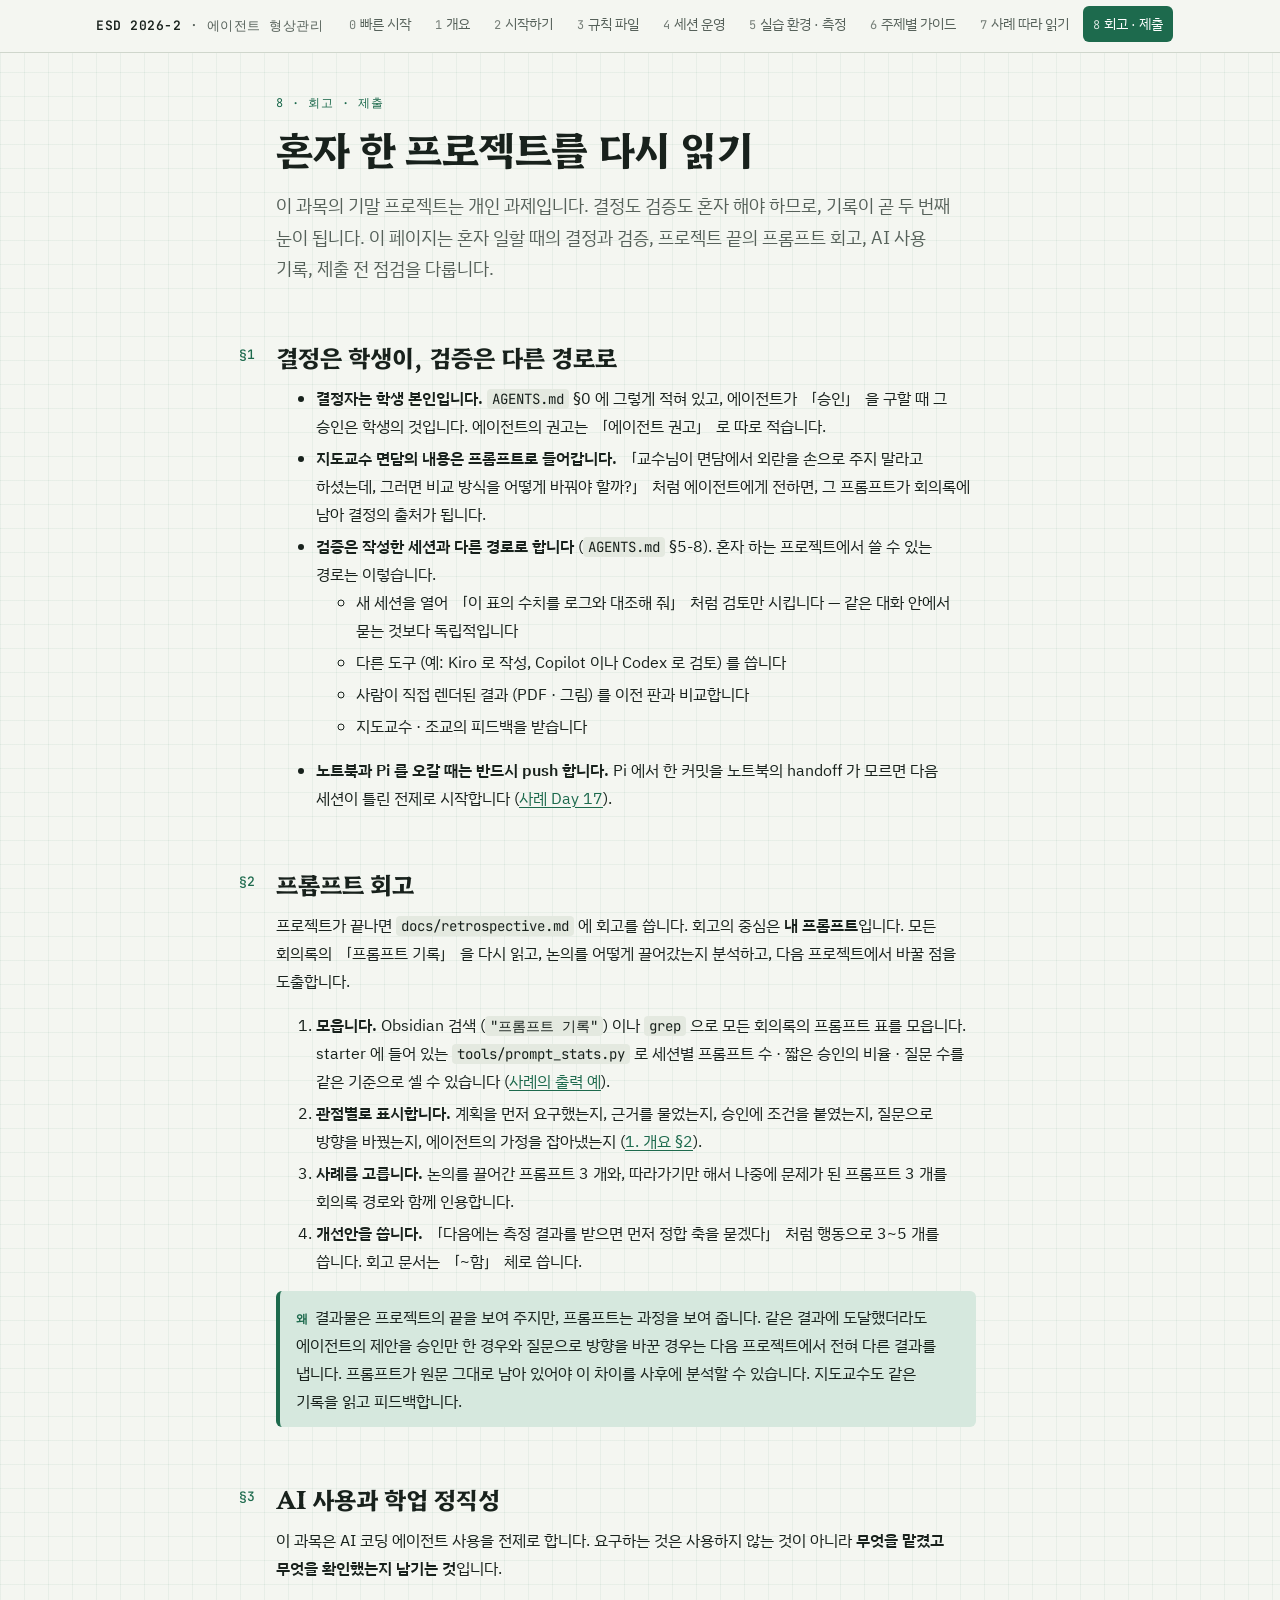
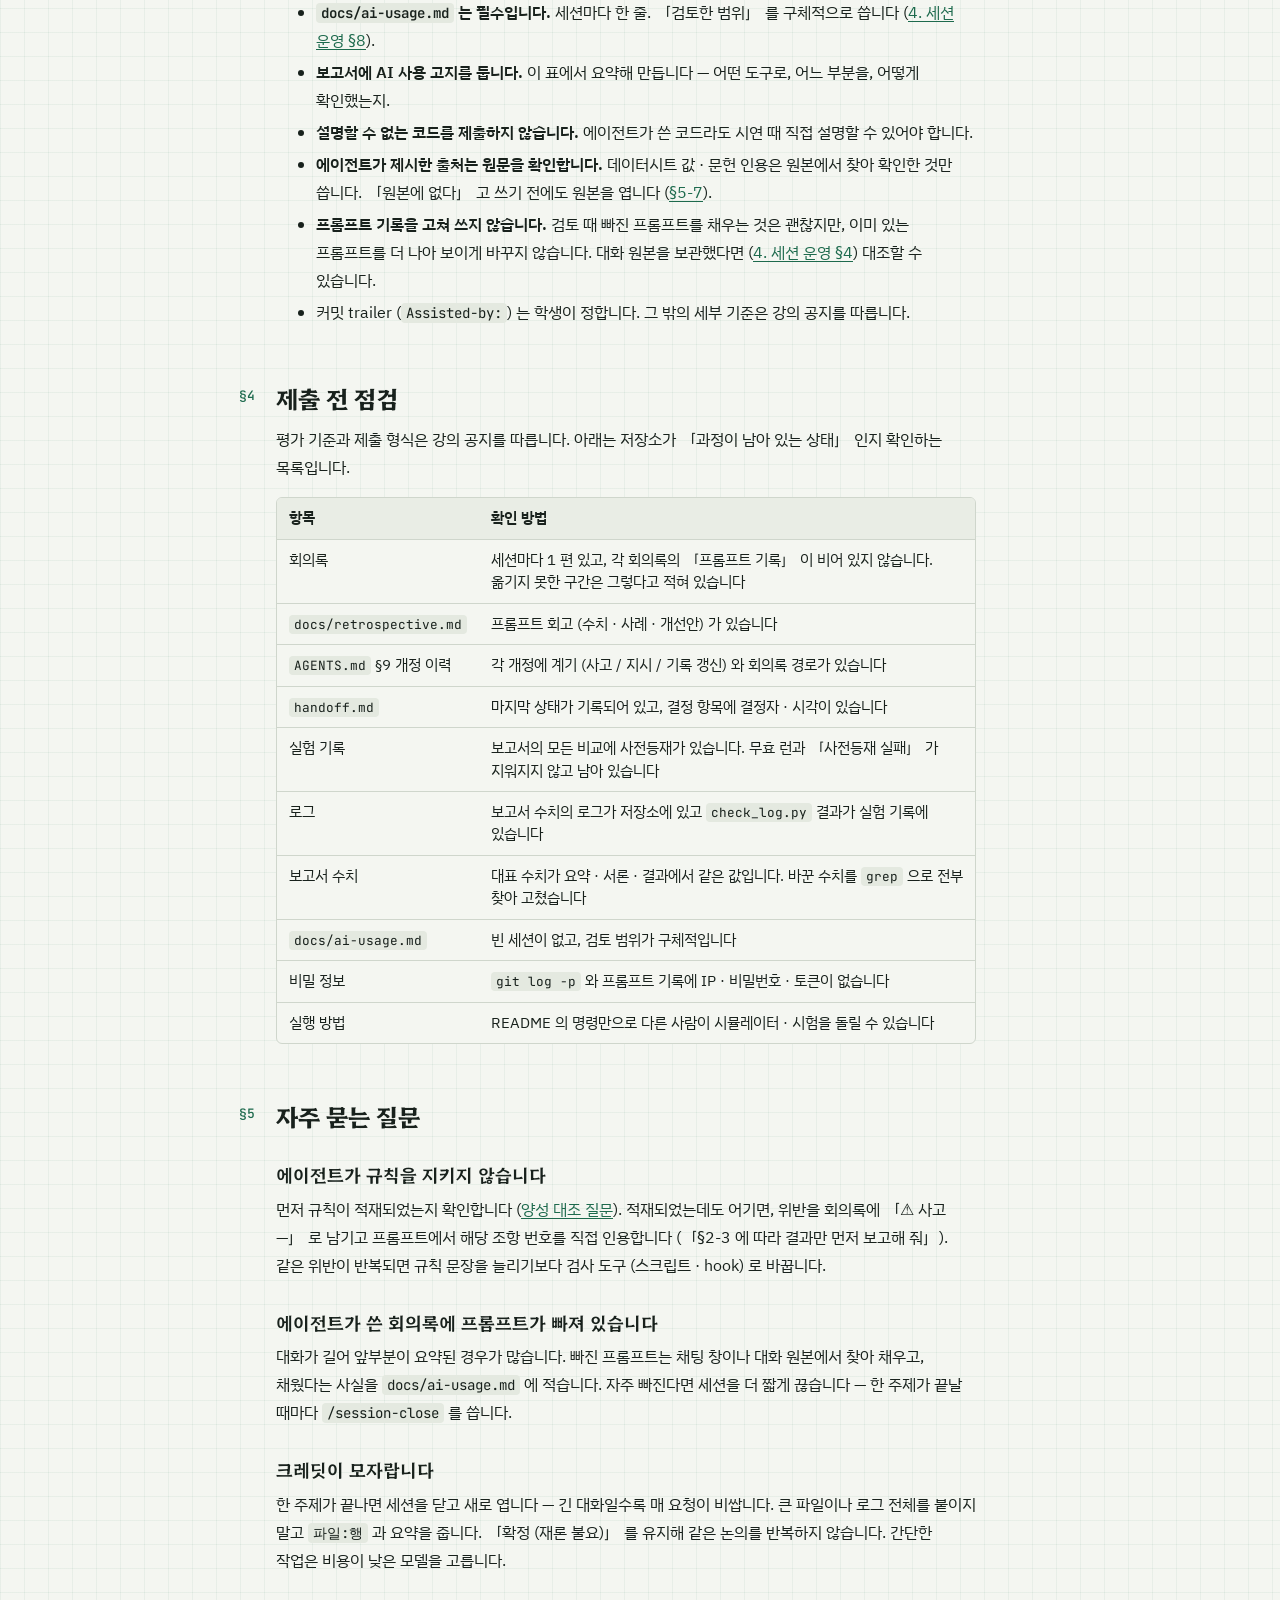
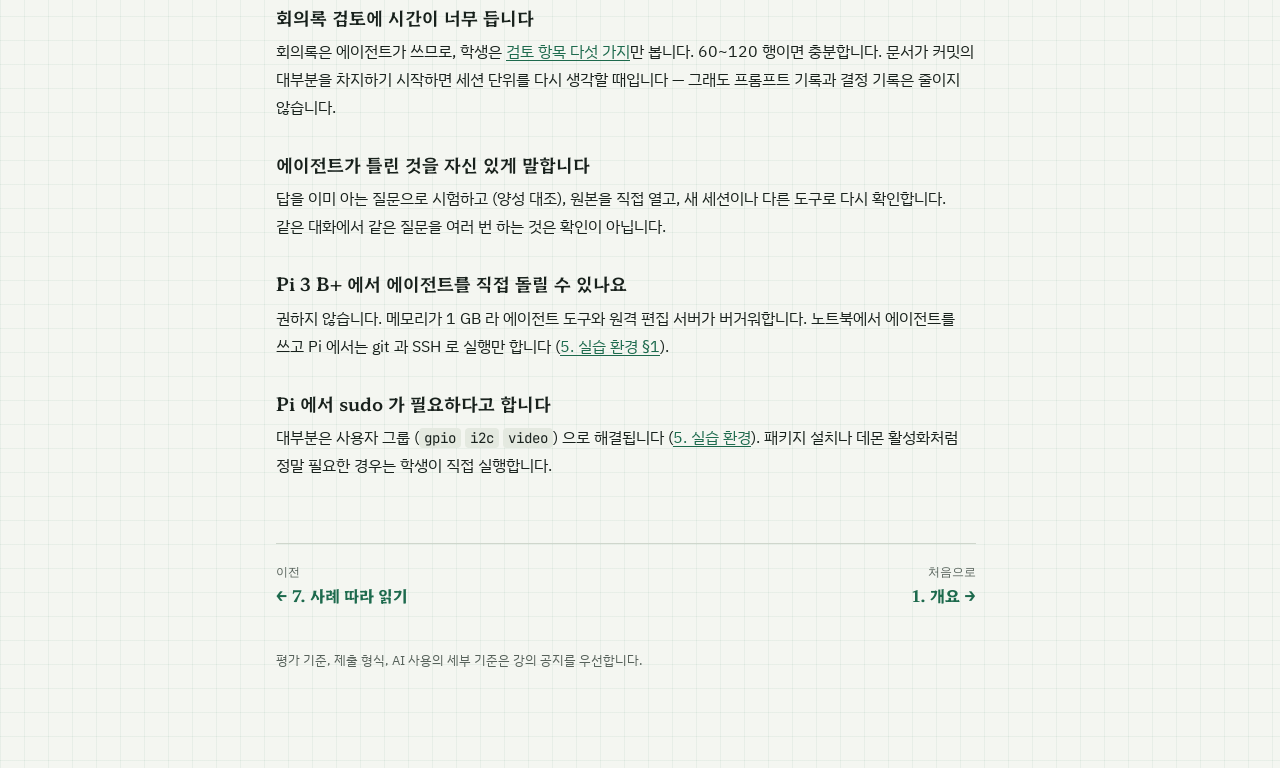
<file: submit.html>
<!doctype html>
<html lang="ko">
<head>
<meta charset="utf-8">
<meta name="viewport" content="width=device-width, initial-scale=1, viewport-fit=cover">
<title>회고와 제출 · 에이전트 형상관리</title>
<meta name="description" content="혼자 하는 프로젝트의 결정과 검증, 프롬프트 회고, AI 사용 기록과 학업 정직성, 제출 전 점검, 자주 묻는 질문">
<link rel="preconnect" href="https://fonts.googleapis.com">
<link rel="preconnect" href="https://fonts.gstatic.com" crossorigin>
<link rel="stylesheet" href="https://fonts.googleapis.com/css2?family=Hahmlet:wght@500;600;700&family=IBM+Plex+Sans+KR:wght@400;500;600&family=JetBrains+Mono:wght@400;500;600&display=swap">
<link rel="stylesheet" href="assets/style.css">
<script src="assets/site.js" defer></script>
</head>
<body>
<header class="topbar"><div class="topbar-inner">
  <a class="brand" href="index.html"><b>ESD 2026-2</b> · 에이전트 형상관리</a>
  <nav class="nav" aria-label="튜토리얼 페이지"><ol>
    <li><a href="start.html"><span class="n">0</span>빠른 시작</a></li>
    <li><a href="index.html"><span class="n">1</span>개요</a></li>
    <li><a href="setup.html"><span class="n">2</span>시작하기</a></li>
    <li><a href="rules.html"><span class="n">3</span>규칙 파일</a></li>
    <li><a href="session.html"><span class="n">4</span>세션 운영</a></li>
    <li><a href="lab.html"><span class="n">5</span>실습 환경 · 측정</a></li>
    <li><a href="topics.html"><span class="n">6</span>주제별 가이드</a></li>
    <li><a href="case.html"><span class="n">7</span>사례 따라 읽기</a></li>
    <li><a href="submit.html" aria-current="page"><span class="n">8</span>회고 · 제출</a></li>
    <li><a href="terms.html"><span class="n">∗</span>용어</a></li>
  </ol></nav>
</div></header>

<main class="page"><div class="col">

<header class="lead">
  <p class="eyebrow">8 · 회고 · 제출</p>
  <h1>혼자 한 프로젝트를 다시 읽기</h1>
  <p class="lede">이 과목의 기말 프로젝트는 개인 과제입니다. 결정도 검증도 혼자 해야 하므로, 기록이 곧 두 번째 눈이 됩니다.
  이 페이지는 혼자 일할 때의 결정과 검증, 프로젝트 끝의 프롬프트 회고, AI 사용 기록, 제출 전 점검을 다룹니다.</p>
</header>

<h2 id="decide"><span class="sec">§1</span>결정은 학생이, 검증은 다른 경로로</h2>
<ul>
  <li><strong>결정자는 학생 본인입니다.</strong> <code>AGENTS.md</code> §0 에 그렇게 적혀 있고, 에이전트가 「승인」 을 구할 때 그 승인은 학생의 것입니다. 에이전트의 권고는 「에이전트 권고」 로 따로 적습니다.</li>
  <li><strong>지도교수 면담의 내용은 프롬프트로 들어갑니다.</strong> 「교수님이 면담에서 외란을 손으로 주지 말라고 하셨는데, 그러면 비교 방식을 어떻게 바꿔야 할까?」 처럼 에이전트에게 전하면, 그 프롬프트가 회의록에 남아 결정의 출처가 됩니다.</li>
  <li><strong>검증은 작성한 세션과 다른 경로로 합니다</strong> (<code>AGENTS.md</code> §5-8). 혼자 하는 프로젝트에서 쓸 수 있는 경로는 이렇습니다.
    <ul>
      <li>새 세션을 열어 「이 표의 수치를 로그와 대조해 줘」 처럼 검토만 시킵니다 — 같은 대화 안에서 묻는 것보다 독립적입니다</li>
      <li>다른 도구 (예: Kiro 로 작성, Copilot 이나 Codex 로 검토) 를 씁니다</li>
      <li>사람이 직접 렌더된 결과 (PDF · 그림) 를 이전 판과 비교합니다</li>
      <li>지도교수 · 조교의 피드백을 받습니다</li>
    </ul>
  </li>
  <li><strong>노트북과 Pi 를 오갈 때는 반드시 push 합니다.</strong> Pi 에서 한 커밋을 노트북의 handoff 가 모르면 다음 세션이 틀린 전제로 시작합니다 (<a href="case.html#day17">사례 Day 17</a>).</li>
</ul>

<h2 id="retro"><span class="sec">§2</span>프롬프트 회고</h2>
<p>프로젝트가 끝나면 <code>docs/retrospective.md</code> 에 회고를 씁니다. 회고의 중심은 <strong>내 프롬프트</strong>입니다.
모든 회의록의 「프롬프트 기록」 을 다시 읽고, 논의를 어떻게 끌어갔는지 분석하고, 다음 프로젝트에서 바꿀 점을 도출합니다.</p>
<ol>
  <li><strong>모읍니다.</strong> Obsidian 검색 (<code>"프롬프트 기록"</code>) 이나 <code>grep</code> 으로 모든 회의록의 프롬프트 표를 모읍니다.
  starter 에 들어 있는 <code>tools/prompt_stats.py</code> 로 세션별 프롬프트 수 · 짧은 승인의 비율 · 질문 수를 같은 기준으로 셀 수 있습니다 (<a href="case.html#prompts">사례의 출력 예</a>).</li>
  <li><strong>관점별로 표시합니다.</strong> 계획을 먼저 요구했는지, 근거를 물었는지, 승인에 조건을 붙였는지, 질문으로 방향을 바꿨는지, 에이전트의 가정을 잡아냈는지 (<a href="index.html#prompts">1. 개요 §2</a>).</li>
  <li><strong>사례를 고릅니다.</strong> 논의를 끌어간 프롬프트 3 개와, 따라가기만 해서 나중에 문제가 된 프롬프트 3 개를 회의록 경로와 함께 인용합니다.</li>
  <li><strong>개선안을 씁니다.</strong> 「다음에는 측정 결과를 받으면 먼저 정합 축을 묻겠다」 처럼 행동으로 3~5 개를 씁니다. 회고 문서는 「~함」 체로 씁니다.</li>
</ol>
<div class="note"><p><span class="tag">왜</span>결과물은 프로젝트의 끝을 보여 주지만, 프롬프트는 과정을 보여 줍니다. 같은 결과에 도달했더라도 에이전트의 제안을 승인만 한 경우와
질문으로 방향을 바꾼 경우는 다음 프로젝트에서 전혀 다른 결과를 냅니다. 프롬프트가 원문 그대로 남아 있어야 이 차이를 사후에 분석할 수 있습니다.
지도교수도 같은 기록을 읽고 피드백합니다.</p></div>

<h2 id="integrity"><span class="sec">§3</span>AI 사용과 학업 정직성</h2>
<p>이 과목은 AI 코딩 에이전트 사용을 전제로 합니다. 요구하는 것은 사용하지 않는 것이 아니라 <strong>무엇을 맡겼고 무엇을 확인했는지 남기는 것</strong>입니다.</p>
<ul>
  <li><strong><code>docs/ai-usage.md</code> 는 필수입니다.</strong> 세션마다 한 줄. 「검토한 범위」 를 구체적으로 씁니다 (<a href="session.html#ai-usage">4. 세션 운영 §8</a>).</li>
  <li><strong>보고서에 AI 사용 고지를 둡니다.</strong> 이 표에서 요약해 만듭니다 — 어떤 도구로, 어느 부분을, 어떻게 확인했는지.</li>
  <li><strong>설명할 수 없는 코드를 제출하지 않습니다.</strong> 에이전트가 쓴 코드라도 시연 때 직접 설명할 수 있어야 합니다.</li>
  <li><strong>에이전트가 제시한 출처는 원문을 확인합니다.</strong> 데이터시트 값 · 문헌 인용은 원본에서 찾아 확인한 것만 씁니다. 「원본에 없다」 고 쓰기 전에도 원본을 엽니다 (<a href="rules.html#core">§5-7</a>).</li>
  <li><strong>프롬프트 기록을 고쳐 쓰지 않습니다.</strong> 검토 때 빠진 프롬프트를 채우는 것은 괜찮지만, 이미 있는 프롬프트를 더 나아 보이게 바꾸지 않습니다. 대화 원본을 보관했다면 (<a href="session.html#close">4. 세션 운영 §4</a>) 대조할 수 있습니다.</li>
  <li>커밋 trailer (<code>Assisted-by:</code>) 는 학생이 정합니다. 그 밖의 세부 기준은 강의 공지를 따릅니다.</li>
</ul>

<h2 id="checklist"><span class="sec">§4</span>제출 전 점검</h2>
<p>평가 기준과 제출 형식은 강의 공지를 따릅니다. 아래는 저장소가 「과정이 남아 있는 상태」 인지 확인하는 목록입니다.</p>
<div class="table-wrap"><table>
  <thead><tr><th>항목</th><th>확인 방법</th></tr></thead>
  <tbody>
    <tr><td>회의록</td><td>세션마다 1 편 있고, 각 회의록의 「프롬프트 기록」 이 비어 있지 않습니다. 옮기지 못한 구간은 그렇다고 적혀 있습니다</td></tr>
    <tr><td><code>docs/retrospective.md</code></td><td>프롬프트 회고 (수치 · 사례 · 개선안) 가 있습니다</td></tr>
    <tr><td><code>AGENTS.md</code> §9 개정 이력</td><td>각 개정에 계기 (사고 / 지시 / 기록 갱신) 와 회의록 경로가 있습니다</td></tr>
    <tr><td><code>handoff.md</code></td><td>마지막 상태가 기록되어 있고, 결정 항목에 결정자 · 시각이 있습니다</td></tr>
    <tr><td>실험 기록</td><td>보고서의 모든 비교에 사전등재가 있습니다. 무효 런과 「사전등재 실패」 가 지워지지 않고 남아 있습니다</td></tr>
    <tr><td>로그</td><td>보고서 수치의 로그가 저장소에 있고 <code>check_log.py</code> 결과가 실험 기록에 있습니다</td></tr>
    <tr><td>보고서 수치</td><td>대표 수치가 요약 · 서론 · 결과에서 같은 값입니다. 바꾼 수치를 <code>grep</code> 으로 전부 찾아 고쳤습니다</td></tr>
    <tr><td><code>docs/ai-usage.md</code></td><td>빈 세션이 없고, 검토 범위가 구체적입니다</td></tr>
    <tr><td>비밀 정보</td><td><code>git log -p</code> 와 프롬프트 기록에 IP · 비밀번호 · 토큰이 없습니다</td></tr>
    <tr><td>실행 방법</td><td>README 의 명령만으로 다른 사람이 시뮬레이터 · 시험을 돌릴 수 있습니다</td></tr>
  </tbody>
</table></div>

<h2 id="faq"><span class="sec">§5</span>자주 묻는 질문</h2>

<h3>에이전트가 규칙을 지키지 않습니다</h3>
<p>먼저 규칙이 적재되었는지 확인합니다 (<a href="setup.html#verify">양성 대조 질문</a>). 적재되었는데도 어기면, 위반을 회의록에 「⚠ 사고 —」 로 남기고 프롬프트에서 해당 조항 번호를 직접 인용합니다
(「§2-3 에 따라 결과만 먼저 보고해 줘」). 같은 위반이 반복되면 규칙 문장을 늘리기보다 검사 도구 (스크립트 · hook) 로 바꿉니다.</p>

<h3>에이전트가 쓴 회의록에 프롬프트가 빠져 있습니다</h3>
<p>대화가 길어 앞부분이 요약된 경우가 많습니다. 빠진 프롬프트는 채팅 창이나 대화 원본에서 찾아 채우고, 채웠다는 사실을 <code>docs/ai-usage.md</code> 에 적습니다.
자주 빠진다면 세션을 더 짧게 끊습니다 — 한 주제가 끝날 때마다 <code>/session-close</code> 를 씁니다.</p>

<h3>크레딧이 모자랍니다</h3>
<p>한 주제가 끝나면 세션을 닫고 새로 엽니다 — 긴 대화일수록 매 요청이 비쌉니다. 큰 파일이나 로그 전체를 붙이지 말고 <code>파일:행</code> 과 요약을 줍니다.
「확정 (재론 불요)」 를 유지해 같은 논의를 반복하지 않습니다. 간단한 작업은 비용이 낮은 모델을 고릅니다.</p>

<h3>회의록 검토에 시간이 너무 듭니다</h3>
<p>회의록은 에이전트가 쓰므로, 학생은 <a href="session.html#close">검토 항목 다섯 가지</a>만 봅니다. 60~120 행이면 충분합니다.
문서가 커밋의 대부분을 차지하기 시작하면 세션 단위를 다시 생각할 때입니다 — 그래도 프롬프트 기록과 결정 기록은 줄이지 않습니다.</p>

<h3>에이전트가 틀린 것을 자신 있게 말합니다</h3>
<p>답을 이미 아는 질문으로 시험하고 (양성 대조), 원본을 직접 열고, 새 세션이나 다른 도구로 다시 확인합니다. 같은 대화에서 같은 질문을 여러 번 하는 것은 확인이 아닙니다.</p>

<h3>Pi 3 B+ 에서 에이전트를 직접 돌릴 수 있나요</h3>
<p>권하지 않습니다. 메모리가 1 GB 라 에이전트 도구와 원격 편집 서버가 버거워합니다. 노트북에서 에이전트를 쓰고 Pi 에서는 git 과 SSH 로 실행만 합니다 (<a href="lab.html#topology">5. 실습 환경 §1</a>).</p>

<h3>Pi 에서 sudo 가 필요하다고 합니다</h3>
<p>대부분은 사용자 그룹 (<code>gpio</code> <code>i2c</code> <code>video</code>) 으로 해결됩니다 (<a href="lab.html#pi-setup">5. 실습 환경</a>). 패키지 설치나 데몬 활성화처럼 정말 필요한 경우는 학생이 직접 실행합니다.</p>

<div class="pager">
  <a href="case.html"><span>이전</span><b>← 7. 사례 따라 읽기</b></a>
  <a class="next" href="index.html"><span>처음으로</span><b>1. 개요 →</b></a>
</div>

<footer class="site"><p>평가 기준, 제출 형식, AI 사용의 세부 기준은 강의 공지를 우선합니다.</p></footer>

</div></main>
</body>
</html>
</file>
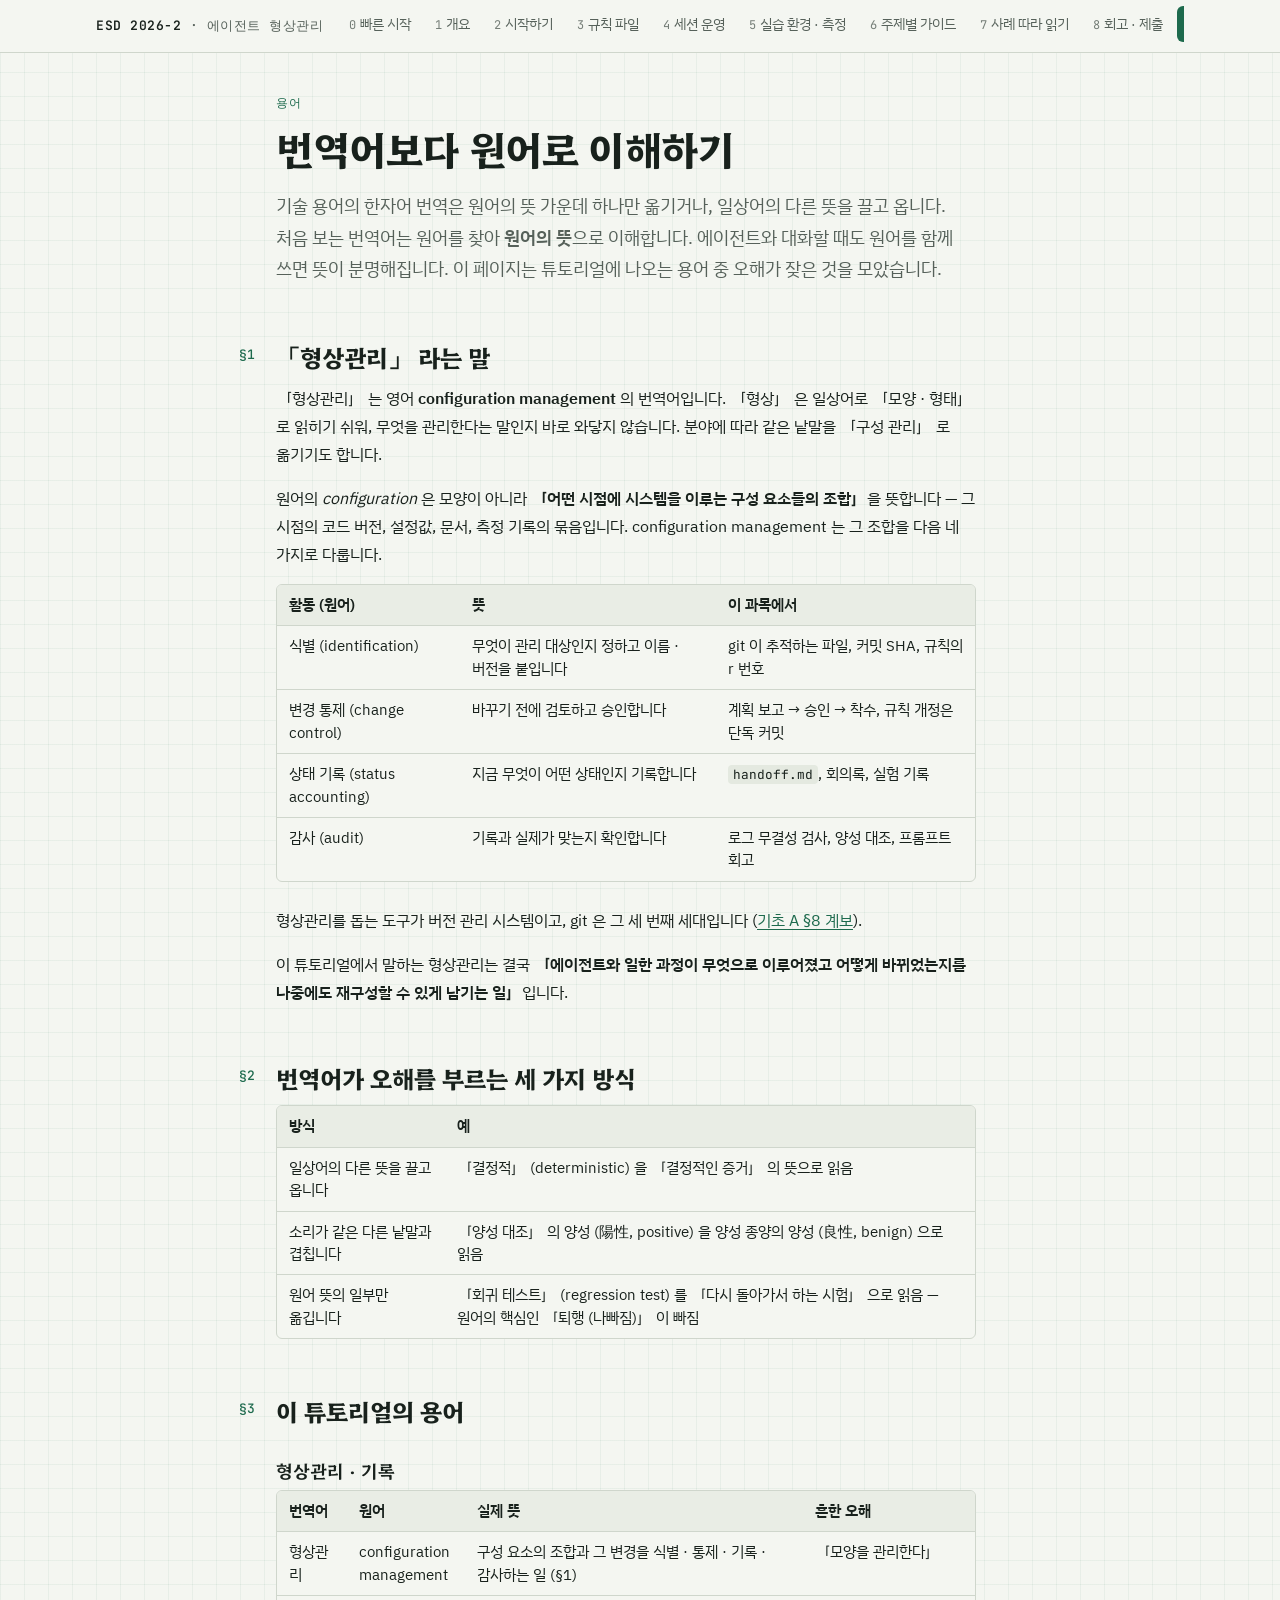
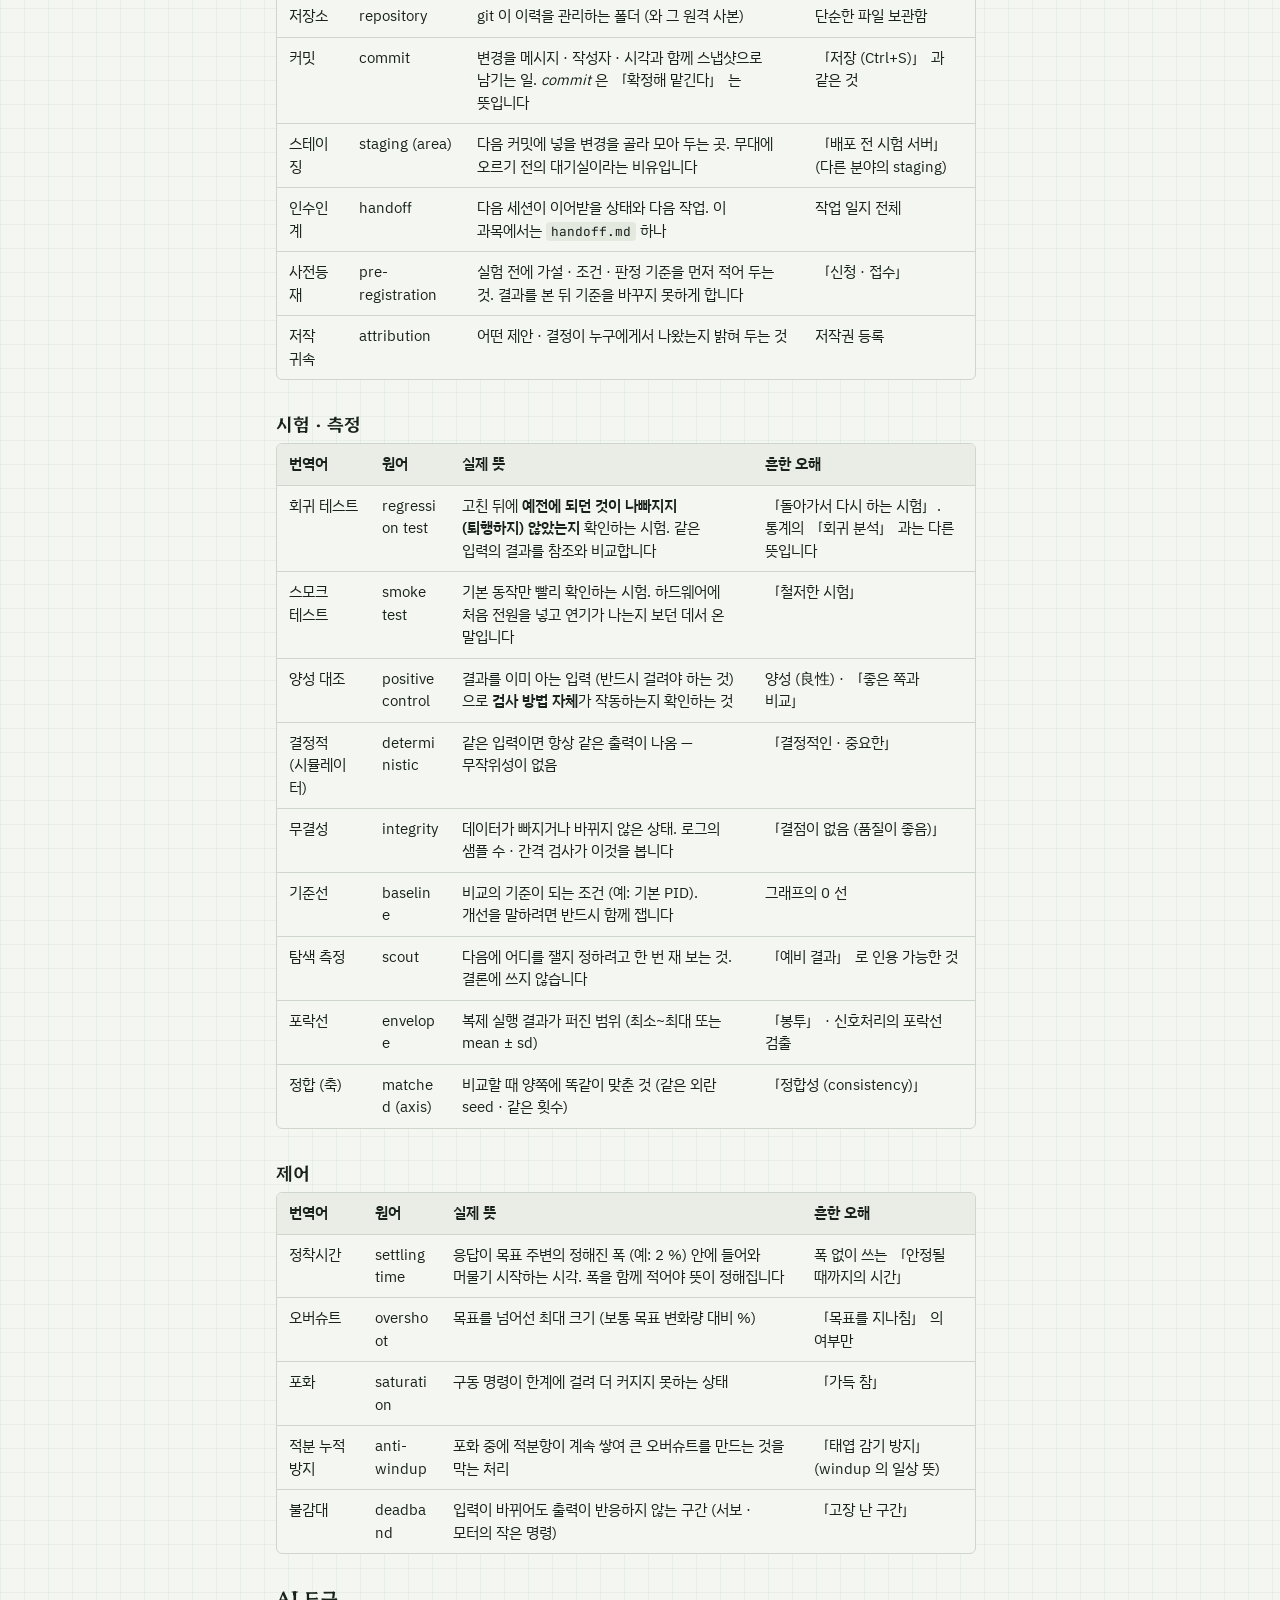
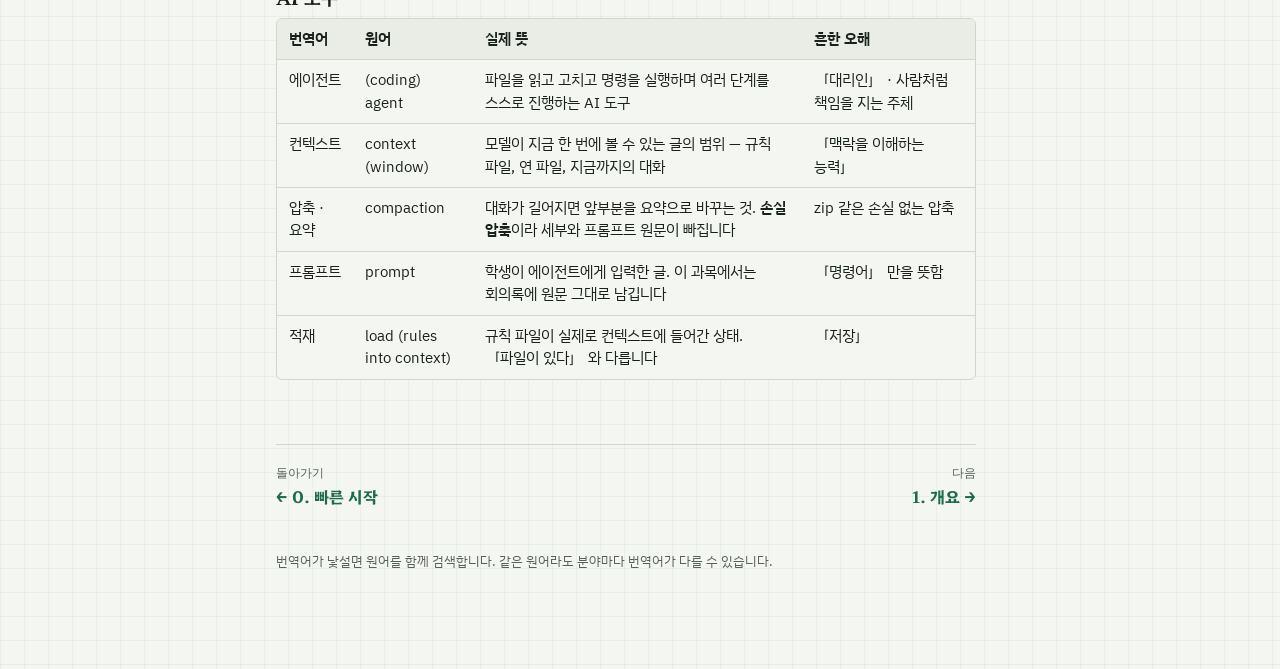
<file: terms.html>
<!doctype html>
<html lang="ko">
<head>
<meta charset="utf-8">
<meta name="viewport" content="width=device-width, initial-scale=1, viewport-fit=cover">
<title>용어 · 에이전트 형상관리</title>
<meta name="description" content="형상관리 · 회귀 테스트 · 결정적 · 양성 대조 등 번역어가 오해를 부르는 용어를 원어의 뜻으로 정리">
<link rel="preconnect" href="https://fonts.googleapis.com">
<link rel="preconnect" href="https://fonts.gstatic.com" crossorigin>
<link rel="stylesheet" href="https://fonts.googleapis.com/css2?family=Hahmlet:wght@500;600;700&family=IBM+Plex+Sans+KR:wght@400;500;600&family=JetBrains+Mono:wght@400;500;600&display=swap">
<link rel="stylesheet" href="assets/style.css">
<script src="assets/site.js" defer></script>
</head>
<body>
<header class="topbar"><div class="topbar-inner">
  <a class="brand" href="index.html"><b>ESD 2026-2</b> · 에이전트 형상관리</a>
  <nav class="nav" aria-label="튜토리얼 페이지"><ol>
    <li><a href="start.html"><span class="n">0</span>빠른 시작</a></li>
    <li><a href="index.html"><span class="n">1</span>개요</a></li>
    <li><a href="setup.html"><span class="n">2</span>시작하기</a></li>
    <li><a href="rules.html"><span class="n">3</span>규칙 파일</a></li>
    <li><a href="session.html"><span class="n">4</span>세션 운영</a></li>
    <li><a href="lab.html"><span class="n">5</span>실습 환경 · 측정</a></li>
    <li><a href="topics.html"><span class="n">6</span>주제별 가이드</a></li>
    <li><a href="case.html"><span class="n">7</span>사례 따라 읽기</a></li>
    <li><a href="submit.html"><span class="n">8</span>회고 · 제출</a></li>
    <li><a href="terms.html" aria-current="page"><span class="n">∗</span>용어</a></li>
  </ol></nav>
</div></header>

<main class="page"><div class="col">

<header class="lead">
  <p class="eyebrow">용어</p>
  <h1>번역어보다 원어로 이해하기</h1>
  <p class="lede">기술 용어의 한자어 번역은 원어의 뜻 가운데 하나만 옮기거나, 일상어의 다른 뜻을 끌고 옵니다. 처음 보는 번역어는 원어를 찾아
  <strong>원어의 뜻</strong>으로 이해합니다. 에이전트와 대화할 때도 원어를 함께 쓰면 뜻이 분명해집니다. 이 페이지는 튜토리얼에 나오는 용어 중 오해가 잦은 것을 모았습니다.</p>
</header>

<h2 id="scm"><span class="sec">§1</span>「형상관리」 라는 말</h2>
<p>「형상관리」 는 영어 <strong>configuration management</strong> 의 번역어입니다. 「형상」 은 일상어로 「모양 · 형태」 로 읽히기 쉬워, 무엇을 관리한다는 말인지 바로 와닿지 않습니다.
분야에 따라 같은 낱말을 「구성 관리」 로 옮기기도 합니다.</p>
<p>원어의 <em>configuration</em> 은 모양이 아니라 <strong>「어떤 시점에 시스템을 이루는 구성 요소들의 조합」</strong>을 뜻합니다 — 그 시점의 코드 버전, 설정값, 문서, 측정 기록의 묶음입니다.
configuration management 는 그 조합을 다음 네 가지로 다룹니다.</p>
<div class="table-wrap"><table>
  <thead><tr><th>활동 (원어)</th><th>뜻</th><th>이 과목에서</th></tr></thead>
  <tbody>
    <tr><td>식별 (identification)</td><td>무엇이 관리 대상인지 정하고 이름 · 버전을 붙입니다</td><td>git 이 추적하는 파일, 커밋 SHA, 규칙의 r 번호</td></tr>
    <tr><td>변경 통제 (change control)</td><td>바꾸기 전에 검토하고 승인합니다</td><td>계획 보고 → 승인 → 착수, 규칙 개정은 단독 커밋</td></tr>
    <tr><td>상태 기록 (status accounting)</td><td>지금 무엇이 어떤 상태인지 기록합니다</td><td><code>handoff.md</code>, 회의록, 실험 기록</td></tr>
    <tr><td>감사 (audit)</td><td>기록과 실제가 맞는지 확인합니다</td><td>로그 무결성 검사, 양성 대조, 프롬프트 회고</td></tr>
  </tbody>
</table></div>
<p>형상관리를 돕는 도구가 버전 관리 시스템이고, git 은 그 세 번째 세대입니다 (<a href="git.html#history">기초 A §8 계보</a>).</p>
<p>이 튜토리얼에서 말하는 형상관리는 결국 <strong>「에이전트와 일한 과정이 무엇으로 이루어졌고 어떻게 바뀌었는지를 나중에도 재구성할 수 있게 남기는 일」</strong>입니다.</p>

<h2 id="why"><span class="sec">§2</span>번역어가 오해를 부르는 세 가지 방식</h2>
<div class="table-wrap"><table>
  <thead><tr><th>방식</th><th>예</th></tr></thead>
  <tbody>
    <tr><td>일상어의 다른 뜻을 끌고 옵니다</td><td>「결정적」 (deterministic) 을 「결정적인 증거」 의 뜻으로 읽음</td></tr>
    <tr><td>소리가 같은 다른 낱말과 겹칩니다</td><td>「양성 대조」 의 양성 (陽性, positive) 을 양성 종양의 양성 (良性, benign) 으로 읽음</td></tr>
    <tr><td>원어 뜻의 일부만 옮깁니다</td><td>「회귀 테스트」 (regression test) 를 「다시 돌아가서 하는 시험」 으로 읽음 — 원어의 핵심인 「퇴행 (나빠짐)」 이 빠짐</td></tr>
  </tbody>
</table></div>

<h2 id="list"><span class="sec">§3</span>이 튜토리얼의 용어</h2>

<h3>형상관리 · 기록</h3>
<div class="table-wrap"><table>
  <thead><tr><th>번역어</th><th>원어</th><th>실제 뜻</th><th>흔한 오해</th></tr></thead>
  <tbody>
    <tr><td>형상관리</td><td>configuration management</td><td>구성 요소의 조합과 그 변경을 식별 · 통제 · 기록 · 감사하는 일 (§1)</td><td>「모양을 관리한다」</td></tr>
    <tr><td>저장소</td><td>repository</td><td>git 이 이력을 관리하는 폴더 (와 그 원격 사본)</td><td>단순한 파일 보관함</td></tr>
    <tr><td>커밋</td><td>commit</td><td>변경을 메시지 · 작성자 · 시각과 함께 스냅샷으로 남기는 일. <em>commit</em> 은 「확정해 맡긴다」 는 뜻입니다</td><td>「저장 (Ctrl+S)」 과 같은 것</td></tr>
    <tr><td>스테이징</td><td>staging (area)</td><td>다음 커밋에 넣을 변경을 골라 모아 두는 곳. 무대에 오르기 전의 대기실이라는 비유입니다</td><td>「배포 전 시험 서버」 (다른 분야의 staging)</td></tr>
    <tr><td>인수인계</td><td>handoff</td><td>다음 세션이 이어받을 상태와 다음 작업. 이 과목에서는 <code>handoff.md</code> 하나</td><td>작업 일지 전체</td></tr>
    <tr><td>사전등재</td><td>pre-registration</td><td>실험 전에 가설 · 조건 · 판정 기준을 먼저 적어 두는 것. 결과를 본 뒤 기준을 바꾸지 못하게 합니다</td><td>「신청 · 접수」</td></tr>
    <tr><td>저작 귀속</td><td>attribution</td><td>어떤 제안 · 결정이 누구에게서 나왔는지 밝혀 두는 것</td><td>저작권 등록</td></tr>
  </tbody>
</table></div>

<h3>시험 · 측정</h3>
<div class="table-wrap"><table>
  <thead><tr><th>번역어</th><th>원어</th><th>실제 뜻</th><th>흔한 오해</th></tr></thead>
  <tbody>
    <tr><td>회귀 테스트</td><td>regression test</td><td>고친 뒤에 <strong>예전에 되던 것이 나빠지지 (퇴행하지) 않았는지</strong> 확인하는 시험. 같은 입력의 결과를 참조와 비교합니다</td><td>「돌아가서 다시 하는 시험」. 통계의 「회귀 분석」 과는 다른 뜻입니다</td></tr>
    <tr><td>스모크 테스트</td><td>smoke test</td><td>기본 동작만 빨리 확인하는 시험. 하드웨어에 처음 전원을 넣고 연기가 나는지 보던 데서 온 말입니다</td><td>「철저한 시험」</td></tr>
    <tr><td>양성 대조</td><td>positive control</td><td>결과를 이미 아는 입력 (반드시 걸려야 하는 것) 으로 <strong>검사 방법 자체</strong>가 작동하는지 확인하는 것</td><td>양성 (良性) · 「좋은 쪽과 비교」</td></tr>
    <tr><td>결정적 (시뮬레이터)</td><td>deterministic</td><td>같은 입력이면 항상 같은 출력이 나옴 — 무작위성이 없음</td><td>「결정적인 · 중요한」</td></tr>
    <tr><td>무결성</td><td>integrity</td><td>데이터가 빠지거나 바뀌지 않은 상태. 로그의 샘플 수 · 간격 검사가 이것을 봅니다</td><td>「결점이 없음 (품질이 좋음)」</td></tr>
    <tr><td>기준선</td><td>baseline</td><td>비교의 기준이 되는 조건 (예: 기본 PID). 개선을 말하려면 반드시 함께 잽니다</td><td>그래프의 0 선</td></tr>
    <tr><td>탐색 측정</td><td>scout</td><td>다음에 어디를 잴지 정하려고 한 번 재 보는 것. 결론에 쓰지 않습니다</td><td>「예비 결과」 로 인용 가능한 것</td></tr>
    <tr><td>포락선</td><td>envelope</td><td>복제 실행 결과가 퍼진 범위 (최소~최대 또는 mean ± sd)</td><td>「봉투」 · 신호처리의 포락선 검출</td></tr>
    <tr><td>정합 (축)</td><td>matched (axis)</td><td>비교할 때 양쪽에 똑같이 맞춘 것 (같은 외란 seed · 같은 횟수)</td><td>「정합성 (consistency)」</td></tr>
  </tbody>
</table></div>

<h3>제어</h3>
<div class="table-wrap"><table>
  <thead><tr><th>번역어</th><th>원어</th><th>실제 뜻</th><th>흔한 오해</th></tr></thead>
  <tbody>
    <tr><td>정착시간</td><td>settling time</td><td>응답이 목표 주변의 정해진 폭 (예: 2 %) 안에 들어와 머물기 시작하는 시각. 폭을 함께 적어야 뜻이 정해집니다</td><td>폭 없이 쓰는 「안정될 때까지의 시간」</td></tr>
    <tr><td>오버슈트</td><td>overshoot</td><td>목표를 넘어선 최대 크기 (보통 목표 변화량 대비 %)</td><td>「목표를 지나침」 의 여부만</td></tr>
    <tr><td>포화</td><td>saturation</td><td>구동 명령이 한계에 걸려 더 커지지 못하는 상태</td><td>「가득 참」</td></tr>
    <tr><td>적분 누적 방지</td><td>anti-windup</td><td>포화 중에 적분항이 계속 쌓여 큰 오버슈트를 만드는 것을 막는 처리</td><td>「태엽 감기 방지」 (windup 의 일상 뜻)</td></tr>
    <tr><td>불감대</td><td>deadband</td><td>입력이 바뀌어도 출력이 반응하지 않는 구간 (서보 · 모터의 작은 명령)</td><td>「고장 난 구간」</td></tr>
  </tbody>
</table></div>

<h3>AI 도구</h3>
<div class="table-wrap"><table>
  <thead><tr><th>번역어</th><th>원어</th><th>실제 뜻</th><th>흔한 오해</th></tr></thead>
  <tbody>
    <tr><td>에이전트</td><td>(coding) agent</td><td>파일을 읽고 고치고 명령을 실행하며 여러 단계를 스스로 진행하는 AI 도구</td><td>「대리인」 · 사람처럼 책임을 지는 주체</td></tr>
    <tr><td>컨텍스트</td><td>context (window)</td><td>모델이 지금 한 번에 볼 수 있는 글의 범위 — 규칙 파일, 연 파일, 지금까지의 대화</td><td>「맥락을 이해하는 능력」</td></tr>
    <tr><td>압축 · 요약</td><td>compaction</td><td>대화가 길어지면 앞부분을 요약으로 바꾸는 것. <strong>손실 압축</strong>이라 세부와 프롬프트 원문이 빠집니다</td><td>zip 같은 손실 없는 압축</td></tr>
    <tr><td>프롬프트</td><td>prompt</td><td>학생이 에이전트에게 입력한 글. 이 과목에서는 회의록에 원문 그대로 남깁니다</td><td>「명령어」 만을 뜻함</td></tr>
    <tr><td>적재</td><td>load (rules into context)</td><td>규칙 파일이 실제로 컨텍스트에 들어간 상태. 「파일이 있다」 와 다릅니다</td><td>「저장」</td></tr>
  </tbody>
</table></div>

<div class="pager">
  <a href="start.html"><span>돌아가기</span><b>← 0. 빠른 시작</b></a>
  <a class="next" href="index.html"><span>다음</span><b>1. 개요 →</b></a>
</div>

<footer class="site"><p>번역어가 낯설면 원어를 함께 검색합니다. 같은 원어라도 분야마다 번역어가 다를 수 있습니다.</p></footer>

</div></main>
</body>
</html>
</file>
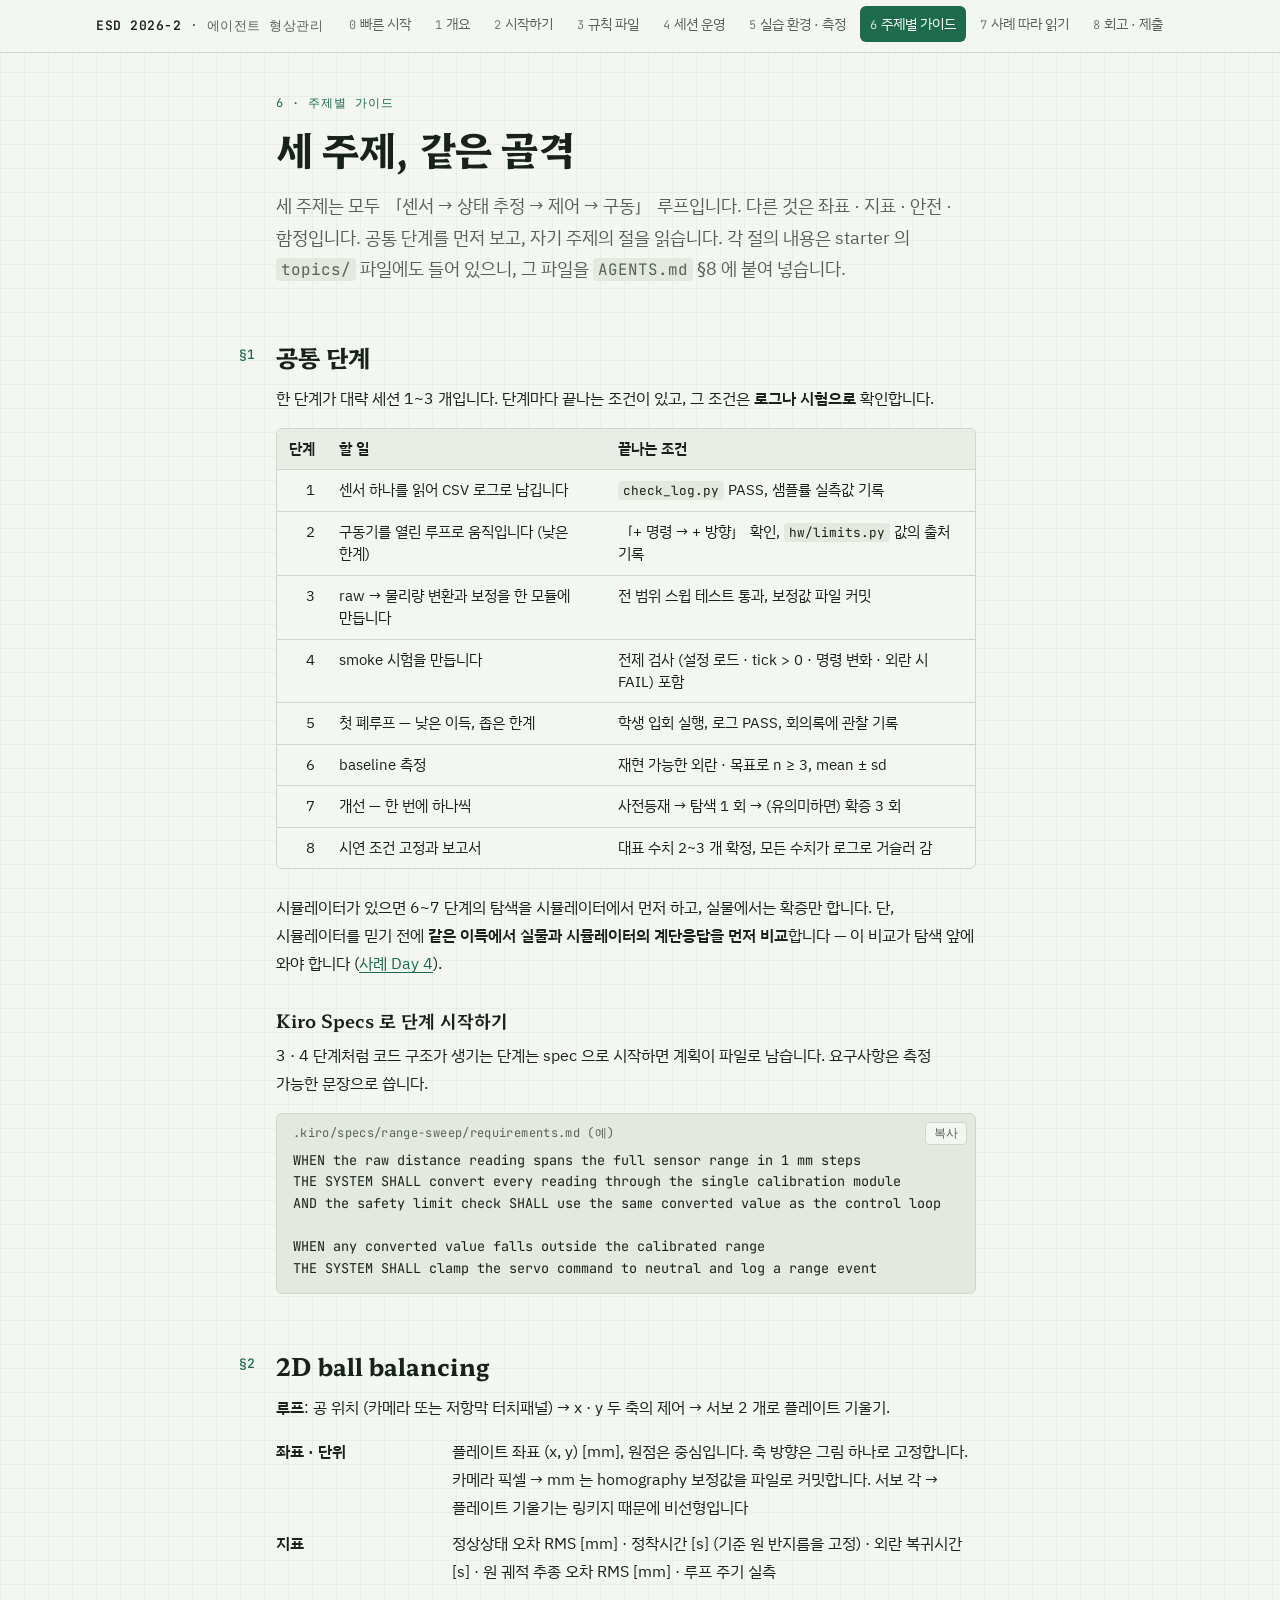
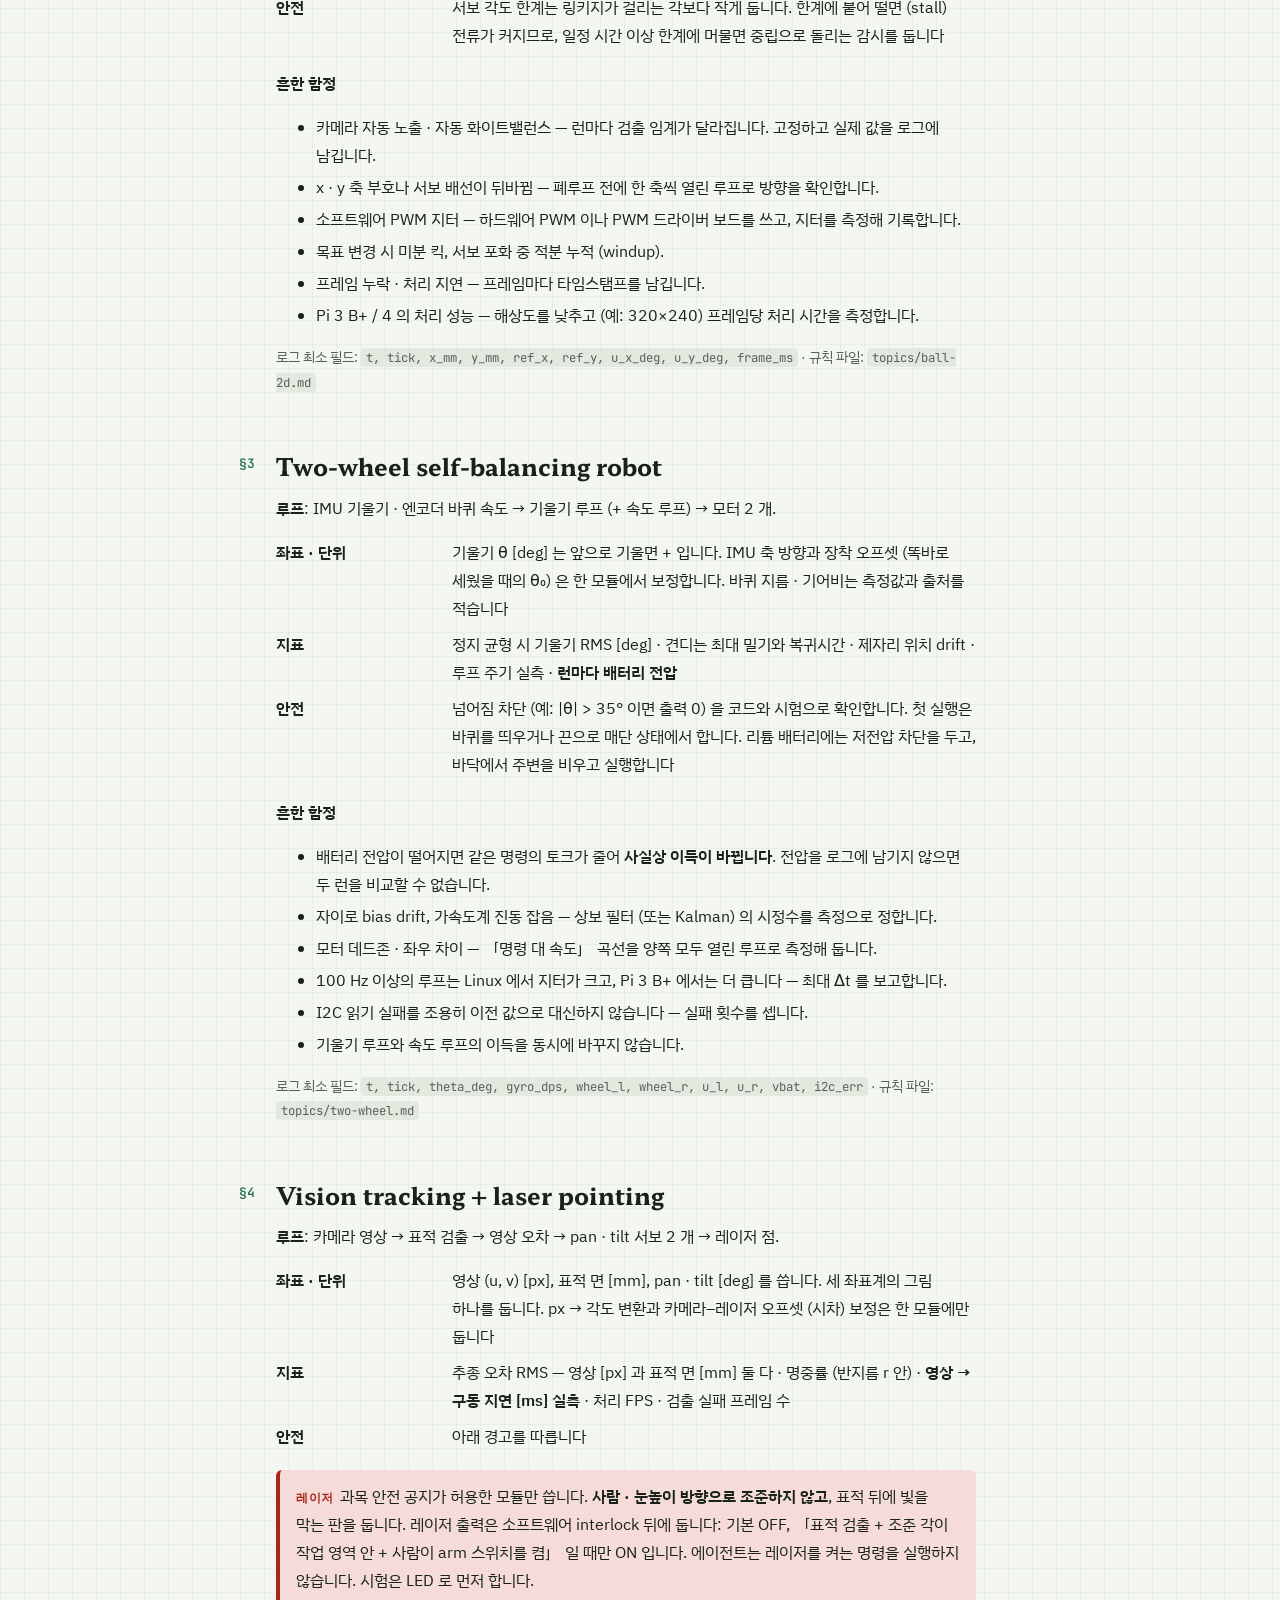
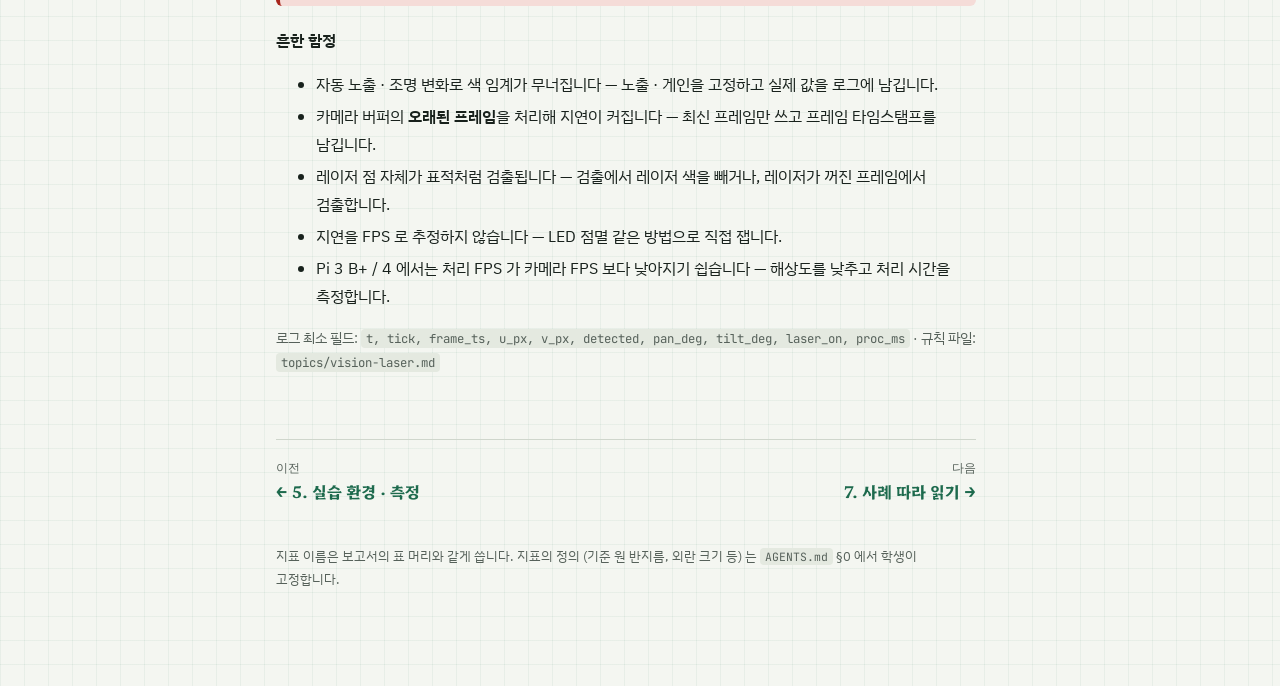
<file: topics.html>
<!doctype html>
<html lang="ko">
<head>
<meta charset="utf-8">
<meta name="viewport" content="width=device-width, initial-scale=1, viewport-fit=cover">
<title>주제별 가이드 · 에이전트 형상관리</title>
<meta name="description" content="2D ball balancing, two-wheel balancing, vision tracking + laser pointing 프로젝트의 단계 · 지표 · 안전 · 함정">
<link rel="preconnect" href="https://fonts.googleapis.com">
<link rel="preconnect" href="https://fonts.gstatic.com" crossorigin>
<link rel="stylesheet" href="https://fonts.googleapis.com/css2?family=Hahmlet:wght@500;600;700&family=IBM+Plex+Sans+KR:wght@400;500;600&family=JetBrains+Mono:wght@400;500;600&display=swap">
<link rel="stylesheet" href="assets/style.css">
<script src="assets/site.js" defer></script>
</head>
<body>
<header class="topbar"><div class="topbar-inner">
  <a class="brand" href="index.html"><b>ESD 2026-2</b> · 에이전트 형상관리</a>
  <nav class="nav" aria-label="튜토리얼 페이지"><ol>
    <li><a href="start.html"><span class="n">0</span>빠른 시작</a></li>
    <li><a href="index.html"><span class="n">1</span>개요</a></li>
    <li><a href="setup.html"><span class="n">2</span>시작하기</a></li>
    <li><a href="rules.html"><span class="n">3</span>규칙 파일</a></li>
    <li><a href="session.html"><span class="n">4</span>세션 운영</a></li>
    <li><a href="lab.html"><span class="n">5</span>실습 환경 · 측정</a></li>
    <li><a href="topics.html" aria-current="page"><span class="n">6</span>주제별 가이드</a></li>
    <li><a href="case.html"><span class="n">7</span>사례 따라 읽기</a></li>
    <li><a href="submit.html"><span class="n">8</span>회고 · 제출</a></li>
    <li><a href="terms.html"><span class="n">∗</span>용어</a></li>
  </ol></nav>
</div></header>

<main class="page"><div class="col">

<header class="lead">
  <p class="eyebrow">6 · 주제별 가이드</p>
  <h1>세 주제, 같은 골격</h1>
  <p class="lede">세 주제는 모두 「센서 → 상태 추정 → 제어 → 구동」 루프입니다. 다른 것은 좌표 · 지표 · 안전 · 함정입니다.
  공통 단계를 먼저 보고, 자기 주제의 절을 읽습니다. 각 절의 내용은 starter 의 <code>topics/</code> 파일에도 들어 있으니, 그 파일을 <code>AGENTS.md</code> §8 에 붙여 넣습니다.</p>
</header>

<h2 id="stages"><span class="sec">§1</span>공통 단계</h2>
<p>한 단계가 대략 세션 1~3 개입니다. 단계마다 끝나는 조건이 있고, 그 조건은 <strong>로그나 시험으로</strong> 확인합니다.</p>
<div class="table-wrap"><table>
  <thead><tr><th>단계</th><th>할 일</th><th>끝나는 조건</th></tr></thead>
  <tbody>
    <tr><td class="num">1</td><td>센서 하나를 읽어 CSV 로그로 남깁니다</td><td><code>check_log.py</code> PASS, 샘플률 실측값 기록</td></tr>
    <tr><td class="num">2</td><td>구동기를 열린 루프로 움직입니다 (낮은 한계)</td><td>「+ 명령 → + 방향」 확인, <code>hw/limits.py</code> 값의 출처 기록</td></tr>
    <tr><td class="num">3</td><td>raw → 물리량 변환과 보정을 한 모듈에 만듭니다</td><td>전 범위 스윕 테스트 통과, 보정값 파일 커밋</td></tr>
    <tr><td class="num">4</td><td>smoke 시험을 만듭니다</td><td>전제 검사 (설정 로드 · tick &gt; 0 · 명령 변화 · 외란 시 FAIL) 포함</td></tr>
    <tr><td class="num">5</td><td>첫 폐루프 — 낮은 이득, 좁은 한계</td><td>학생 입회 실행, 로그 PASS, 회의록에 관찰 기록</td></tr>
    <tr><td class="num">6</td><td>baseline 측정</td><td>재현 가능한 외란 · 목표로 n ≥ 3, mean ± sd</td></tr>
    <tr><td class="num">7</td><td>개선 — 한 번에 하나씩</td><td>사전등재 → 탐색 1 회 → (유의미하면) 확증 3 회</td></tr>
    <tr><td class="num">8</td><td>시연 조건 고정과 보고서</td><td>대표 수치 2~3 개 확정, 모든 수치가 로그로 거슬러 감</td></tr>
  </tbody>
</table></div>
<p>시뮬레이터가 있으면 6~7 단계의 탐색을 시뮬레이터에서 먼저 하고, 실물에서는 확증만 합니다. 단, 시뮬레이터를 믿기 전에 <strong>같은 이득에서 실물과 시뮬레이터의 계단응답을 먼저 비교</strong>합니다 — 이 비교가 탐색 앞에 와야 합니다 (<a href="case.html#day04">사례 Day 4</a>).</p>

<h3 id="specs">Kiro Specs 로 단계 시작하기</h3>
<p>3 · 4 단계처럼 코드 구조가 생기는 단계는 spec 으로 시작하면 계획이 파일로 남습니다. 요구사항은 측정 가능한 문장으로 씁니다.</p>
<pre data-file=".kiro/specs/range-sweep/requirements.md (예)"><code>WHEN the raw distance reading spans the full sensor range in 1 mm steps
THE SYSTEM SHALL convert every reading through the single calibration module
AND the safety limit check SHALL use the same converted value as the control loop

WHEN any converted value falls outside the calibrated range
THE SYSTEM SHALL clamp the servo command to neutral and log a range event</code></pre>

<h2 id="ball-2d"><span class="sec">§2</span>2D ball balancing</h2>
<p><strong>루프</strong>: 공 위치 (카메라 또는 저항막 터치패널) → x · y 두 축의 제어 → 서보 2 개로 플레이트 기울기.</p>
<dl class="kv">
  <dt>좌표 · 단위</dt><dd>플레이트 좌표 (x, y) [mm], 원점은 중심입니다. 축 방향은 그림 하나로 고정합니다. 카메라 픽셀 → mm 는 homography 보정값을 파일로 커밋합니다. 서보 각 → 플레이트 기울기는 링키지 때문에 비선형입니다</dd>
  <dt>지표</dt><dd>정상상태 오차 RMS [mm] · 정착시간 [s] (기준 원 반지름을 고정) · 외란 복귀시간 [s] · 원 궤적 추종 오차 RMS [mm] · 루프 주기 실측</dd>
  <dt>안전</dt><dd>서보 각도 한계는 링키지가 걸리는 각보다 작게 둡니다. 한계에 붙어 떨면 (stall) 전류가 커지므로, 일정 시간 이상 한계에 머물면 중립으로 돌리는 감시를 둡니다</dd>
</dl>
<p><strong>흔한 함정</strong></p>
<ul>
  <li>카메라 자동 노출 · 자동 화이트밸런스 — 런마다 검출 임계가 달라집니다. 고정하고 실제 값을 로그에 남깁니다.</li>
  <li>x · y 축 부호나 서보 배선이 뒤바뀜 — 폐루프 전에 한 축씩 열린 루프로 방향을 확인합니다.</li>
  <li>소프트웨어 PWM 지터 — 하드웨어 PWM 이나 PWM 드라이버 보드를 쓰고, 지터를 측정해 기록합니다.</li>
  <li>목표 변경 시 미분 킥, 서보 포화 중 적분 누적 (windup).</li>
  <li>프레임 누락 · 처리 지연 — 프레임마다 타임스탬프를 남깁니다.</li>
  <li>Pi 3 B+ / 4 의 처리 성능 — 해상도를 낮추고 (예: 320×240) 프레임당 처리 시간을 측정합니다.</li>
</ul>
<p class="small">로그 최소 필드: <code>t, tick, x_mm, y_mm, ref_x, ref_y, u_x_deg, u_y_deg, frame_ms</code> · 규칙 파일: <code>topics/ball-2d.md</code></p>

<h2 id="two-wheel"><span class="sec">§3</span>Two-wheel self-balancing robot</h2>
<p><strong>루프</strong>: IMU 기울기 · 엔코더 바퀴 속도 → 기울기 루프 (+ 속도 루프) → 모터 2 개.</p>
<dl class="kv">
  <dt>좌표 · 단위</dt><dd>기울기 θ [deg] 는 앞으로 기울면 + 입니다. IMU 축 방향과 장착 오프셋 (똑바로 세웠을 때의 θ₀) 은 한 모듈에서 보정합니다. 바퀴 지름 · 기어비는 측정값과 출처를 적습니다</dd>
  <dt>지표</dt><dd>정지 균형 시 기울기 RMS [deg] · 견디는 최대 밀기와 복귀시간 · 제자리 위치 drift · 루프 주기 실측 · <strong>런마다 배터리 전압</strong></dd>
  <dt>안전</dt><dd>넘어짐 차단 (예: |θ| &gt; 35° 이면 출력 0) 을 코드와 시험으로 확인합니다. 첫 실행은 바퀴를 띄우거나 끈으로 매단 상태에서 합니다. 리튬 배터리에는 저전압 차단을 두고, 바닥에서 주변을 비우고 실행합니다</dd>
</dl>
<p><strong>흔한 함정</strong></p>
<ul>
  <li>배터리 전압이 떨어지면 같은 명령의 토크가 줄어 <strong>사실상 이득이 바뀝니다</strong>. 전압을 로그에 남기지 않으면 두 런을 비교할 수 없습니다.</li>
  <li>자이로 bias drift, 가속도계 진동 잡음 — 상보 필터 (또는 Kalman) 의 시정수를 측정으로 정합니다.</li>
  <li>모터 데드존 · 좌우 차이 — 「명령 대 속도」 곡선을 양쪽 모두 열린 루프로 측정해 둡니다.</li>
  <li>100 Hz 이상의 루프는 Linux 에서 지터가 크고, Pi 3 B+ 에서는 더 큽니다 — 최대 Δt 를 보고합니다.</li>
  <li>I2C 읽기 실패를 조용히 이전 값으로 대신하지 않습니다 — 실패 횟수를 셉니다.</li>
  <li>기울기 루프와 속도 루프의 이득을 동시에 바꾸지 않습니다.</li>
</ul>
<p class="small">로그 최소 필드: <code>t, tick, theta_deg, gyro_dps, wheel_l, wheel_r, u_l, u_r, vbat, i2c_err</code> · 규칙 파일: <code>topics/two-wheel.md</code></p>

<h2 id="vision-laser"><span class="sec">§4</span>Vision tracking + laser pointing</h2>
<p><strong>루프</strong>: 카메라 영상 → 표적 검출 → 영상 오차 → pan · tilt 서보 2 개 → 레이저 점.</p>
<dl class="kv">
  <dt>좌표 · 단위</dt><dd>영상 (u, v) [px], 표적 면 [mm], pan · tilt [deg] 를 씁니다. 세 좌표계의 그림 하나를 둡니다. px → 각도 변환과 카메라–레이저 오프셋 (시차) 보정은 한 모듈에만 둡니다</dd>
  <dt>지표</dt><dd>추종 오차 RMS — 영상 [px] 과 표적 면 [mm] 둘 다 · 명중률 (반지름 r 안) · <strong>영상 → 구동 지연 [ms] 실측</strong> · 처리 FPS · 검출 실패 프레임 수</dd>
  <dt>안전</dt><dd>아래 경고를 따릅니다</dd>
</dl>
<div class="danger"><p><span class="tag">레이저</span>과목 안전 공지가 허용한 모듈만 씁니다. <strong>사람 · 눈높이 방향으로 조준하지 않고</strong>, 표적 뒤에 빛을 막는 판을 둡니다.
레이저 출력은 소프트웨어 interlock 뒤에 둡니다: 기본 OFF, 「표적 검출 + 조준 각이 작업 영역 안 + 사람이 arm 스위치를 켬」 일 때만 ON 입니다.
에이전트는 레이저를 켜는 명령을 실행하지 않습니다. 시험은 LED 로 먼저 합니다.</p></div>
<p><strong>흔한 함정</strong></p>
<ul>
  <li>자동 노출 · 조명 변화로 색 임계가 무너집니다 — 노출 · 게인을 고정하고 실제 값을 로그에 남깁니다.</li>
  <li>카메라 버퍼의 <strong>오래된 프레임</strong>을 처리해 지연이 커집니다 — 최신 프레임만 쓰고 프레임 타임스탬프를 남깁니다.</li>
  <li>레이저 점 자체가 표적처럼 검출됩니다 — 검출에서 레이저 색을 빼거나, 레이저가 꺼진 프레임에서 검출합니다.</li>
  <li>지연을 FPS 로 추정하지 않습니다 — LED 점멸 같은 방법으로 직접 잽니다.</li>
  <li>Pi 3 B+ / 4 에서는 처리 FPS 가 카메라 FPS 보다 낮아지기 쉽습니다 — 해상도를 낮추고 처리 시간을 측정합니다.</li>
</ul>
<p class="small">로그 최소 필드: <code>t, tick, frame_ts, u_px, v_px, detected, pan_deg, tilt_deg, laser_on, proc_ms</code> · 규칙 파일: <code>topics/vision-laser.md</code></p>

<div class="pager">
  <a href="lab.html"><span>이전</span><b>← 5. 실습 환경 · 측정</b></a>
  <a class="next" href="case.html"><span>다음</span><b>7. 사례 따라 읽기 →</b></a>
</div>

<footer class="site"><p>지표 이름은 보고서의 표 머리와 같게 씁니다. 지표의 정의 (기준 원 반지름, 외란 크기 등) 는 <code>AGENTS.md</code> §0 에서 학생이 고정합니다.</p></footer>

</div></main>
</body>
</html>
</file>
<file: assets/style.css>
/* Layout concept: an engineering logbook — one reading column (~68ch) on grid paper,
   section numbers (§) hang in the left margin on wide screens, rules and incidents are tagged like log entries. */
:root {
  --paper: #f4f6f1;
  --panel: #e9ede5;
  --ink: #18211c;
  --muted: #56615a;
  --rule: #cfd6cc;
  --grid: rgba(30, 107, 78, 0.06);
  --accent: #1d6a4d;
  --accent-soft: #d6e8de;
  --on-accent: #ffffff;
  --amber: #8f5c00;
  --amber-soft: #f3e6c9;
  --danger: #a8261d;
  --danger-soft: #f5dcd8;
  --code-bg: #e4e9e0;
  --f-display: "Hahmlet", "Noto Serif KR", "AppleMyungjo", serif;
  --f-body: "IBM Plex Sans KR", "Apple SD Gothic Neo", "Malgun Gothic", system-ui, sans-serif;
  --f-mono: "JetBrains Mono", "Nanum Gothic Coding", ui-monospace, "SFMono-Regular", Menlo, Consolas, monospace;
  --measure: 70ch;
  --radius: 6px;
  color-scheme: light;
}
@media (prefers-color-scheme: dark) {
  :root:not([data-theme="light"]) {
    --paper: #111714; --panel: #18201c; --ink: #e2e8e4; --muted: #9ba7a0; --rule: #2b3530;
    --grid: rgba(91, 196, 145, 0.05); --accent: #5bc491; --accent-soft: #1d3329; --on-accent: #0c1310;
    --amber: #e3ab4f; --amber-soft: #33291a; --danger: #f08a80; --danger-soft: #3a1f1c; --code-bg: #1a231f;
    color-scheme: dark;
  }
}
:root[data-theme="dark"] {
  --paper: #111714; --panel: #18201c; --ink: #e2e8e4; --muted: #9ba7a0; --rule: #2b3530;
  --grid: rgba(91, 196, 145, 0.05); --accent: #5bc491; --accent-soft: #1d3329; --on-accent: #0c1310;
  --amber: #e3ab4f; --amber-soft: #33291a; --danger: #f08a80; --danger-soft: #3a1f1c; --code-bg: #1a231f;
  color-scheme: dark;
}

* { box-sizing: border-box; }
html { -webkit-text-size-adjust: 100%; }
body {
  margin: 0;
  background-color: var(--paper);
  background-image:
    linear-gradient(var(--grid) 1px, transparent 1px),
    linear-gradient(90deg, var(--grid) 1px, transparent 1px);
  background-size: 24px 24px;
  color: var(--ink);
  font: 16px/1.75 var(--f-body);
  word-break: keep-all;
  overflow-wrap: anywhere;
}
a { color: var(--accent); text-underline-offset: 3px; }
a:focus-visible, button:focus-visible { outline: 2px solid var(--accent); outline-offset: 2px; }
img, svg { max-width: 100%; height: auto; }

/* ---------- top bar ---------- */
.topbar {
  position: sticky; top: env(safe-area-inset-top, 0px); z-index: 10;
  background: var(--paper);
  border-bottom: 1px solid var(--rule);
}
.topbar-inner {
  max-width: 1120px; margin: 0 auto; padding-inline: 16px;
  display: flex; align-items: center; gap: 16px; min-height: 52px;
}
.brand { font-family: var(--f-mono); font-size: 13px; letter-spacing: 0.04em; color: var(--muted); white-space: nowrap; text-decoration: none; }
.brand b { color: var(--ink); font-weight: 600; }
.nav { overflow-x: auto; scrollbar-width: none; min-width: 0; flex: 1; }
.nav::-webkit-scrollbar { display: none; }
.nav ol { list-style: none; margin: 0; padding: 0; display: flex; gap: 4px; }
.nav a {
  display: block; padding: 6px 10px; border-radius: var(--radius);
  color: var(--muted); text-decoration: none; font-size: 14px; white-space: nowrap;
}
.nav a:hover { color: var(--ink); background: var(--panel); }
.nav a[aria-current="page"] { color: var(--on-accent); background: var(--accent); }
.nav .n { font-family: var(--f-mono); font-size: 12px; margin-right: 4px; opacity: 0.8; }

/* ---------- page column ---------- */
.page { max-width: 1120px; margin: 0 auto; padding-inline: 16px; padding-block: 40px 80px; }
.col { max-width: var(--measure); margin-inline: auto; }
@media (min-width: 1040px) {
  .col { margin-left: 180px; }
}
header.lead { margin-bottom: 40px; }
.eyebrow { font-family: var(--f-mono); font-size: 12px; letter-spacing: 0.08em; text-transform: uppercase; color: var(--accent); margin: 0 0 8px; }
h1, h2, h3 { font-family: var(--f-display); line-height: 1.3; text-wrap: balance; color: var(--ink); }
h1 { font-size: clamp(28px, 4.6vw, 40px); font-weight: 700; margin: 0 0 16px; letter-spacing: -0.01em; }
h2 { font-size: 24px; font-weight: 700; margin: 56px 0 12px; position: relative; scroll-margin-top: 72px; }
h3 { font-size: 18px; font-weight: 600; margin: 32px 0 8px; scroll-margin-top: 72px; }
h2 .sec {
  font-family: var(--f-mono); font-size: 13px; font-weight: 500; color: var(--accent);
  display: block; margin-bottom: 2px; letter-spacing: 0.04em;
}
@media (min-width: 1040px) {
  h2 .sec { position: absolute; left: -150px; top: 6px; width: 130px; text-align: right; }
}
p, ul, ol { margin: 0 0 16px; }
li { margin-bottom: 4px; }
.lede { font-size: 18px; color: var(--muted); max-width: 62ch; }
strong { font-weight: 600; }
hr { border: 0; border-top: 1px solid var(--rule); margin: 48px 0; }
small, .small { font-size: 14px; color: var(--muted); }

/* ---------- code ---------- */
code { font-family: var(--f-mono); font-size: 0.88em; background: var(--code-bg); padding: 1px 5px; border-radius: 4px; }
pre {
  position: relative; margin: 0 0 20px; padding: 36px 16px 14px; overflow-x: auto;
  background: var(--code-bg); border: 1px solid var(--rule); border-radius: var(--radius);
  font: 13.5px/1.6 var(--f-mono); tab-size: 2;
}
pre code { background: none; padding: 0; font-size: inherit; white-space: pre; }
pre[data-file]::before {
  content: attr(data-file); position: absolute; top: 10px; left: 16px; right: 64px; color: var(--muted);
  font-size: 12px; letter-spacing: 0.03em; white-space: nowrap; overflow: hidden; text-overflow: ellipsis;
}
.copy {
  position: absolute; top: 8px; right: 8px; font: 12px var(--f-mono); color: var(--muted);
  background: var(--paper); border: 1px solid var(--rule); border-radius: 4px; padding: 2px 8px; cursor: pointer;
}
.copy:hover { color: var(--ink); }

/* ---------- prompt (what a student types) ---------- */
.prompt {
  margin: 0 0 20px; padding: 12px 72px 12px 44px; position: relative;
  border: 1px dashed var(--accent); border-radius: var(--radius); background: var(--paper);
}
.prompt::before {
  content: "›"; position: absolute; left: 16px; top: 8px; font: 700 20px var(--f-mono); color: var(--accent);
}
.prompt p:last-child { margin-bottom: 0; }

/* ---------- callouts ---------- */
.note, .warn, .danger {
  margin: 0 0 20px; padding: 12px 16px; border-radius: var(--radius); border-left: 4px solid;
}
.note { background: var(--accent-soft); border-color: var(--accent); }
.warn { background: var(--amber-soft); border-color: var(--amber); }
.danger { background: var(--danger-soft); border-color: var(--danger); }
.note > :last-child, .warn > :last-child, .danger > :last-child { margin-bottom: 0; }
.tag { font: 600 12px var(--f-mono); letter-spacing: 0.06em; text-transform: uppercase; margin-right: 6px; }
.warn .tag { color: var(--amber); }
.danger .tag { color: var(--danger); }
.note .tag { color: var(--accent); }

/* ---------- rule entries (quoted from AGENTS.md) ---------- */
.rule { border-top: 1px solid var(--rule); padding-block: 14px; display: grid; grid-template-columns: 64px minmax(0, 1fr); gap: 12px; }
.rule:last-of-type { border-bottom: 1px solid var(--rule); }
.rule .ref { font: 600 13px var(--f-mono); color: var(--accent); padding-top: 3px; }
.rule h3 { margin: 0 0 4px; font-size: 16px; }
.rule p { margin: 0 0 6px; }
.rule p:last-child { margin: 0; }
.chip {
  display: inline-block; font: 500 12px var(--f-mono); padding: 1px 8px; border-radius: 999px;
  border: 1px solid var(--rule); color: var(--muted); text-decoration: none; white-space: nowrap;
}
a.chip:hover { border-color: var(--accent); color: var(--accent); }
.chip.incident { border-color: var(--amber); color: var(--amber); }
.chip.directive { border-color: var(--accent); color: var(--accent); }

/* ---------- tables ---------- */
.table-wrap { overflow-x: auto; margin: 0 0 24px; border: 1px solid var(--rule); border-radius: var(--radius); background: var(--paper); }
table { border-collapse: collapse; width: 100%; min-width: 34rem; font-size: 14.5px; line-height: 1.55; }
th, td { text-align: left; vertical-align: top; padding: 9px 12px; border-bottom: 1px solid var(--rule); }
th { font-weight: 600; background: var(--panel); white-space: nowrap; }
tr:last-child td { border-bottom: 0; }
td code { white-space: nowrap; }
.num { font-variant-numeric: tabular-nums; text-align: right; }
.ok { color: var(--accent); font-weight: 600; }
.no { color: var(--danger); font-weight: 600; }
.tbd { color: var(--amber); font-weight: 600; }

/* ---------- cards (page index) ---------- */
.cards { display: grid; grid-template-columns: repeat(auto-fill, minmax(min(100%, 250px), 1fr)); gap: 12px; margin: 0 0 24px; }
.card {
  display: flex; flex-direction: column; gap: 4px; padding: 14px 16px; min-width: 0;
  border: 1px solid var(--rule); border-radius: var(--radius); background: var(--paper);
  color: var(--ink); text-decoration: none;
}
.card:hover { border-color: var(--accent); }
.card .n { font: 600 12px var(--f-mono); color: var(--accent); }
.card b { font-family: var(--f-display); font-size: 17px; }
.card span { font-size: 14px; color: var(--muted); line-height: 1.55; }

/* ---------- figures ---------- */
figure { margin: 0 0 24px; }
figure .diagram { overflow-x: auto; border: 1px solid var(--rule); border-radius: var(--radius); background: var(--paper); padding: 12px; }
figcaption { font-size: 14px; color: var(--muted); margin-top: 8px; }
.diagram svg text { font-family: var(--f-body); fill: var(--ink); }
.diagram svg .mono { font-family: var(--f-mono); }
.diagram svg .muted { fill: var(--muted); }
.diagram svg .box { fill: var(--paper); stroke: var(--rule); stroke-width: 1.5; }
.diagram svg .box.human { fill: var(--accent-soft); stroke: var(--accent); }
.diagram svg .box.file { fill: var(--amber-soft); stroke: var(--amber); }
.diagram svg .edge { stroke: var(--muted); stroke-width: 1.5; fill: none; }
.diagram svg .edge.accent { stroke: var(--accent); }
.diagram svg .arrowhead { fill: var(--muted); }
.diagram svg .arrowhead.accent { fill: var(--accent); }

/* ---------- definition list ---------- */
dl.kv { display: grid; grid-template-columns: minmax(0, 10em) minmax(0, 1fr); gap: 8px 16px; margin: 0 0 20px; }
dl.kv dt { font-weight: 600; }
dl.kv dd { margin: 0; }
@media (max-width: 560px) {
  dl.kv { grid-template-columns: minmax(0, 1fr); gap: 2px; }
  dl.kv dd { margin-bottom: 10px; }
  .rule { grid-template-columns: minmax(0, 1fr); gap: 2px; }
}

/* ---------- pager ---------- */
.pager { display: flex; justify-content: space-between; gap: 12px; flex-wrap: wrap; margin-top: 64px; padding-top: 20px; border-top: 1px solid var(--rule); }
.pager a { text-decoration: none; display: flex; flex-direction: column; min-width: 0; }
.pager a span { font: 12px var(--f-mono); color: var(--muted); }
.pager a b { font-family: var(--f-display); }
.pager .next { text-align: right; margin-left: auto; }

footer.site { margin-top: 40px; font-size: 13px; color: var(--muted); }

@media (prefers-reduced-motion: reduce) {
  * { scroll-behavior: auto !important; transition: none !important; }
}
</file>
